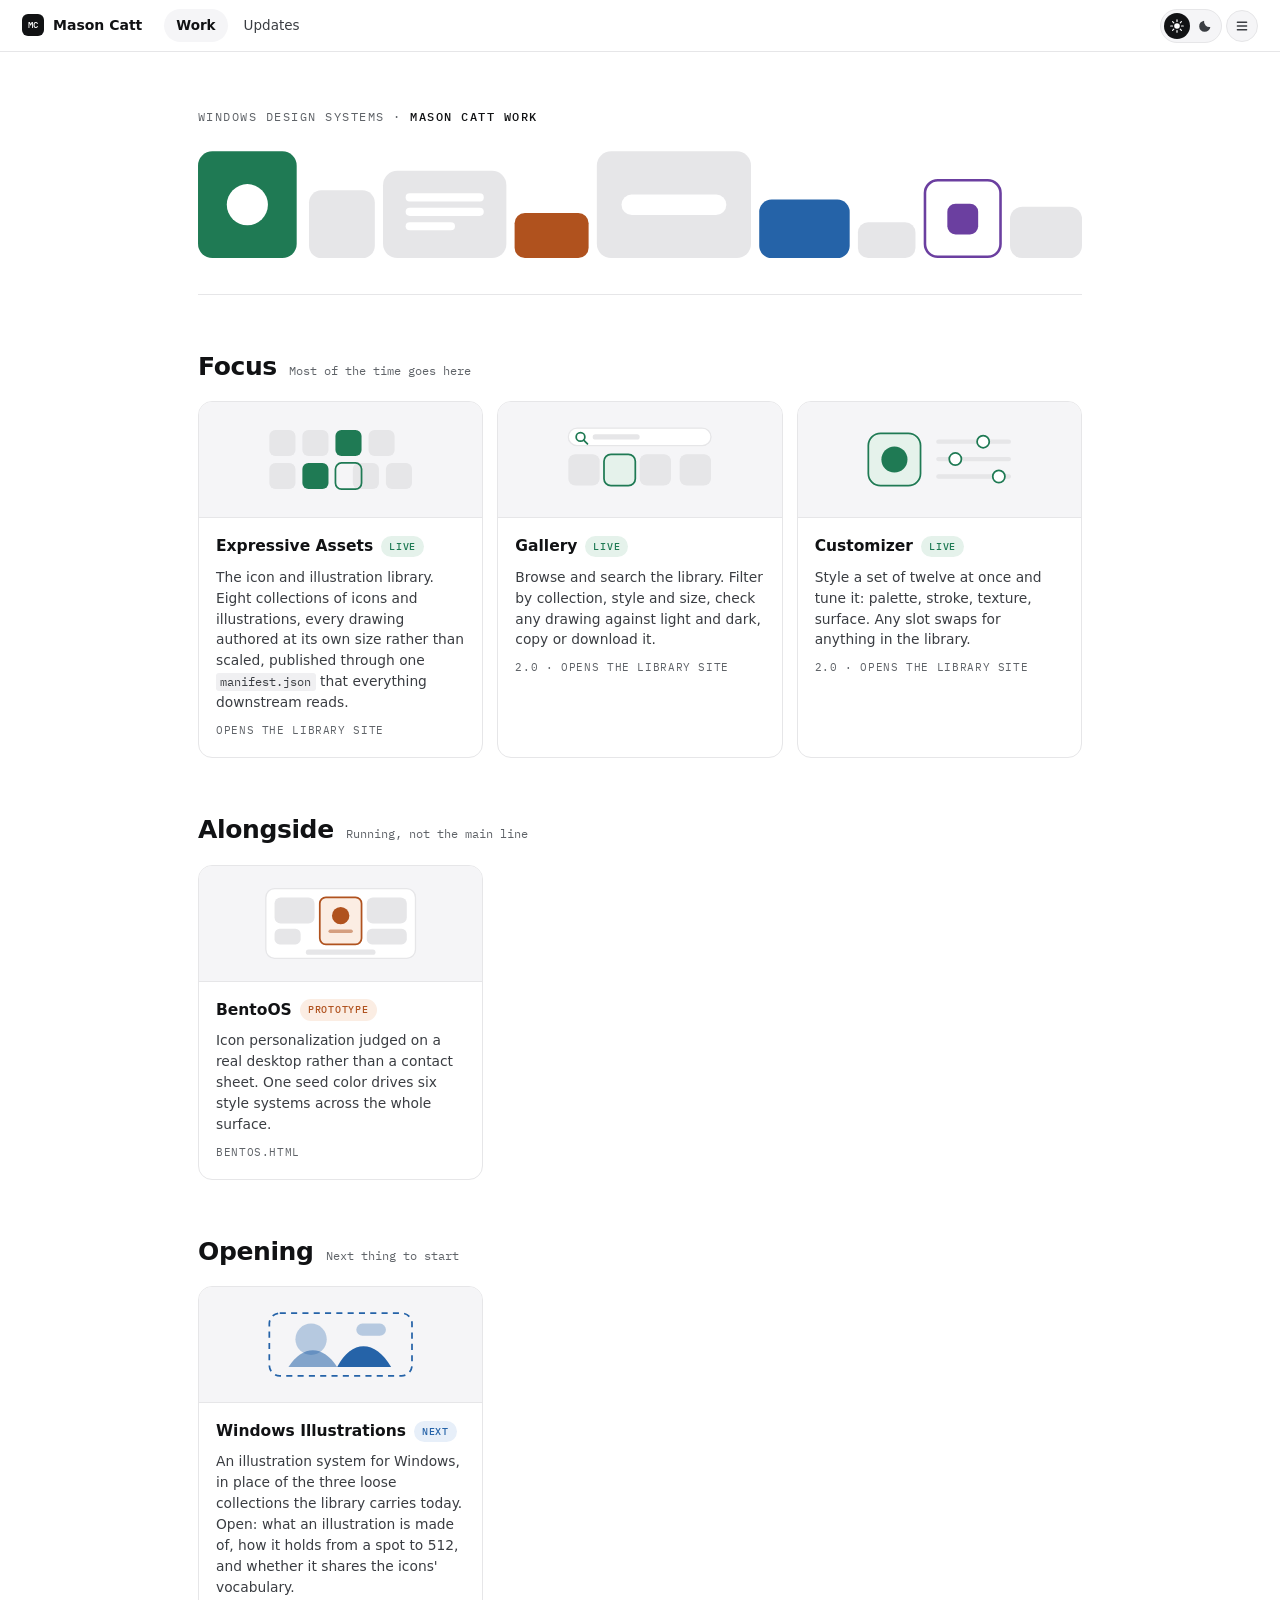
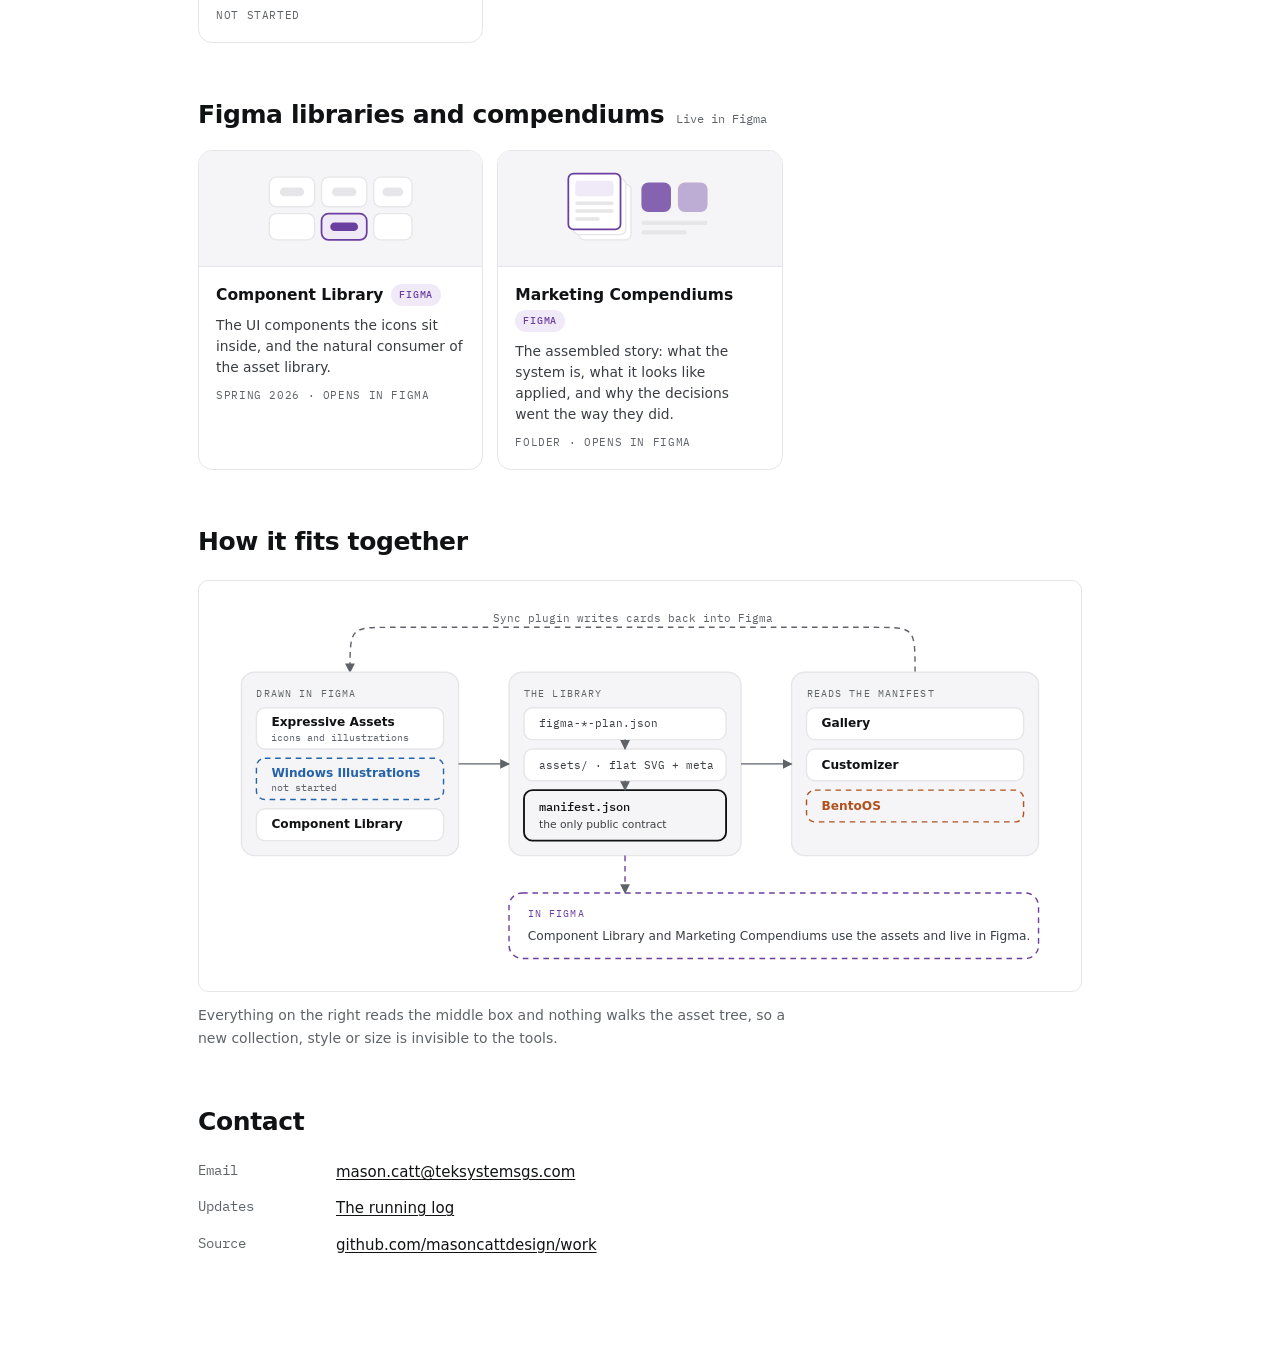
<file: index.html>
<!doctype html>
<html lang="en">
<head>
<meta charset="utf-8">
<meta name="viewport" content="width=device-width, initial-scale=1">
<meta name="robots" content="noindex, nofollow">
<title>Work — Mason Catt</title>
<meta name="description" content="Everything Mason Catt has in flight across Windows Design Systems, by focus level.">
<link rel="icon" href="data:image/svg+xml,%3Csvg xmlns='http://www.w3.org/2000/svg' viewBox='0 0 24 24'%3E%3Crect width='24' height='24' rx='6' fill='%23111214'/%3E%3Ctext x='12' y='16.5' font-family='monospace' font-size='9' font-weight='600' fill='white' text-anchor='middle'%3EMC%3C/text%3E%3C/svg%3E">
<link rel="preconnect" href="https://fonts.googleapis.com">
<link rel="preconnect" href="https://fonts.gstatic.com" crossorigin>
<link rel="stylesheet" href="https://fonts.googleapis.com/css2?family=Archivo:wght@500;600;700&family=IBM+Plex+Mono:wght@400;500&family=IBM+Plex+Sans:wght@400;500;600&display=swap">
<link rel="stylesheet" href="site.css">
<script src="chrome.js"></script>
<script>applyStoredTheme();</script>
</head>
<body>

<nav class="bar" aria-label="Sections">
  <a class="brand" href="index.html"><span class="mark" aria-hidden="true">MC</span>Mason Catt</a>
  <a class="tab on" href="index.html" aria-current="page">Work</a>
  <a class="tab" href="updates.html">Updates</a>
  <span class="bar-right">
    <span data-theme-switch></span>
    <span data-app-menu></span>
  </span>
</nav>

<div class="wrap">

  <header class="masthead">
    <p class="eyebrow"><span>Windows Design Systems</span> · <b>Mason Catt Work</b></p>
    <h1 class="masthead-mark">
      <span class="sr">Work</span>
      <svg viewBox="0 -8 860 120" aria-hidden="true">
        <g class="m-tile">
          <g class="m-lift">
            <rect class="m-seed" x="0" y="0" width="96" height="104" rx="14" fill="var(--p-accent)"/>
            <circle cx="48" cy="52" r="20" fill="var(--paper)"/>
          </g>
        </g>
        <g class="m-tile">
          <g class="m-lift">
            <rect x="108" y="38" width="64" height="66" rx="12" fill="var(--rule)"/>
          </g>
        </g>
        <g class="m-tile">
          <g class="m-lift">
            <rect x="180" y="19" width="120" height="85" rx="14" fill="var(--rule)"/>
            <g fill="var(--paper)">
              <rect x="202" y="41" width="76" height="8" rx="4"/>
              <rect x="202" y="55" width="76" height="8" rx="4"/>
              <rect x="202" y="69" width="48" height="8" rx="4"/>
            </g>
          </g>
        </g>
        <g class="m-tile">
          <g class="m-lift">
            <rect x="308" y="60" width="72" height="44" rx="10" fill="var(--p-glyph)"/>
          </g>
        </g>
        <g class="m-tile">
          <g class="m-lift">
            <rect x="388" y="0" width="150" height="104" rx="14" fill="var(--rule)"/>
            <rect x="412" y="42" width="102" height="20" rx="10" fill="var(--paper)"/>
          </g>
        </g>
        <g class="m-tile">
          <g class="m-lift">
            <rect x="546" y="47" width="88" height="57" rx="12" fill="var(--p-container)"/>
          </g>
        </g>
        <g class="m-tile">
          <g class="m-lift">
            <rect x="642" y="69" width="56" height="35" rx="10" fill="var(--rule)"/>
          </g>
        </g>
        <g class="m-tile">
          <g class="m-lift">
            <rect x="707.25" y="28.25" width="73.5" height="74.5" rx="12.5" fill="none" pointer-events="all" stroke="var(--p-badge)" stroke-width="2.5"/>
            <rect x="729" y="51" width="30" height="30" rx="8" fill="var(--p-badge)"/>
          </g>
        </g>
        <g class="m-tile">
          <g class="m-lift">
            <rect x="790" y="54" width="70" height="50" rx="12" fill="var(--rule)"/>
          </g>
        </g>
      </svg>
    </h1>
  </header>

  <section>
    <div class="band"><h2>Focus</h2><span class="band-n">Most of the time goes here</span></div>
    <div class="hub">

      <a class="hub-card" href="https://masoncattdesign.github.io/expressive-assets-library/about.html" target="_blank" rel="noopener">
        <span class="hub-thumb">
          <svg viewBox="0 0 200 100" aria-hidden="true">
            <g fill="var(--rule)">
              <rect x="18" y="16" width="30" height="30" rx="7"/>
              <rect x="56" y="16" width="30" height="30" rx="7"/>
              <rect x="132" y="16" width="30" height="30" rx="7"/>
              <rect x="18" y="54" width="30" height="30" rx="7"/>
              <rect x="114" y="54" width="30" height="30" rx="7"/>
              <rect x="152" y="54" width="30" height="30" rx="7"/>
            </g>
            <g fill="var(--p-accent)">
              <rect x="94" y="16" width="30" height="30" rx="7"/>
              <rect x="56" y="54" width="30" height="30" rx="7"/>
            </g>
            <rect x="94" y="54" width="30" height="30" rx="7" fill="none" stroke="var(--p-accent)" stroke-width="2"/>
          </svg>
        </span>
        <span class="hub-body">
          <span class="hub-head"><strong>Expressive Assets</strong><span class="st st-live">Live</span></span>
          <p>The icon and illustration library. Eight collections of icons and illustrations,
          every drawing authored at its own size rather than scaled, published through one
          <code>manifest.json</code> that everything downstream reads.</p>
          <span class="hub-where">Opens the library site</span>
        </span>
      </a>

      <a class="hub-card" href="https://masoncattdesign.github.io/expressive-assets-library/index.html" target="_blank" rel="noopener">
        <span class="hub-thumb">
          <svg viewBox="0 0 200 100" aria-hidden="true">
            <rect x="18" y="14" width="164" height="20" rx="10" fill="var(--surface)" stroke="var(--rule)" stroke-width="1.5"/>
            <circle cx="32" cy="24" r="5" fill="none" stroke="var(--p-accent)" stroke-width="2"/>
            <path d="M35.6 27.6 L40 32" stroke="var(--p-accent)" stroke-width="2" stroke-linecap="round"/>
            <rect x="46" y="21" width="54" height="6" rx="3" fill="var(--rule)"/>
            <g fill="var(--rule)">
              <rect x="18" y="44" width="36" height="36" rx="8"/>
              <rect x="100" y="44" width="36" height="36" rx="8"/>
              <rect x="146" y="44" width="36" height="36" rx="8"/>
            </g>
            <rect x="59" y="44" width="36" height="36" rx="8" fill="var(--p-accent-bg)" stroke="var(--p-accent)" stroke-width="2"/>
          </svg>
        </span>
        <span class="hub-body">
          <span class="hub-head"><strong>Gallery</strong><span class="st st-live">Live</span></span>
          <p>Browse and search the library. Filter by collection, style and size, check any drawing
          against light and dark, copy or download it.</p>
          <span class="hub-where">2.0 · opens the library site</span>
        </span>
      </a>

      <a class="hub-card" href="https://masoncattdesign.github.io/expressive-assets-library/customizer.html" target="_blank" rel="noopener">
        <span class="hub-thumb">
          <svg viewBox="0 0 200 100" aria-hidden="true">
            <rect x="18" y="20" width="60" height="60" rx="14" fill="var(--p-accent-bg)" stroke="var(--p-accent)" stroke-width="2"/>
            <circle cx="48" cy="50" r="15" fill="var(--p-accent)"/>
            <g>
              <rect x="96" y="27" width="86" height="5" rx="2.5" fill="var(--rule)"/>
              <circle cx="150" cy="29.5" r="7" fill="var(--surface)" stroke="var(--p-accent)" stroke-width="2"/>
              <rect x="96" y="47" width="86" height="5" rx="2.5" fill="var(--rule)"/>
              <circle cx="118" cy="49.5" r="7" fill="var(--surface)" stroke="var(--p-accent)" stroke-width="2"/>
              <rect x="96" y="67" width="86" height="5" rx="2.5" fill="var(--rule)"/>
              <circle cx="168" cy="69.5" r="7" fill="var(--surface)" stroke="var(--p-accent)" stroke-width="2"/>
            </g>
          </svg>
        </span>
        <span class="hub-body">
          <span class="hub-head"><strong>Customizer</strong><span class="st st-live">Live</span></span>
          <p>Style a set of twelve at once and tune it: palette, stroke, texture, surface. Any slot
          swaps for anything in the library.</p>
          <span class="hub-where">2.0 · opens the library site</span>
        </span>
      </a>

    </div>
  </section>

  <section>
    <div class="band"><h2>Alongside</h2><span class="band-n">Running, not the main line</span></div>
    <div class="hub">

      <a class="hub-card" href="bentos.html">
        <span class="hub-thumb">
          <svg viewBox="0 0 200 100" aria-hidden="true">
            <rect x="14" y="10" width="172" height="80" rx="10" fill="var(--surface)" stroke="var(--rule)" stroke-width="1.5"/>
            <g fill="var(--rule)">
              <rect x="24" y="20" width="46" height="30" rx="7"/>
              <rect x="130" y="20" width="46" height="30" rx="7"/>
              <rect x="24" y="56" width="30" height="18" rx="6"/>
            </g>
            <rect x="76" y="20" width="48" height="54" rx="7" fill="var(--p-glyph-bg)" stroke="var(--p-glyph)" stroke-width="2"/>
            <circle cx="100" cy="41" r="10" fill="var(--p-glyph)"/>
            <rect x="86" y="57" width="28" height="4" rx="2" fill="var(--p-glyph)" opacity=".5"/>
            <rect x="130" y="56" width="46" height="18" rx="6" fill="var(--rule)"/>
            <rect x="60" y="80" width="80" height="6" rx="3" fill="var(--rule)"/>
          </svg>
        </span>
        <span class="hub-body">
          <span class="hub-head"><strong>BentoOS</strong><span class="st st-build">Prototype</span></span>
          <p>Icon personalization judged on a real desktop rather than a contact sheet. One seed
          color drives six style systems across the whole surface.</p>
          <span class="hub-where">bentos.html</span>
        </span>
      </a>

    </div>
  </section>

  <section>
    <div class="band"><h2>Opening</h2><span class="band-n">Next thing to start</span></div>
    <div class="hub">

      <div class="hub-card idle">
        <span class="hub-thumb">
          <svg viewBox="0 0 200 100" aria-hidden="true">
            <rect x="18" y="14" width="164" height="72" rx="12" fill="none" stroke="var(--p-container)" stroke-width="2" stroke-dasharray="7 6"/>
            <circle cx="66" cy="44" r="18" fill="var(--p-container)" opacity=".3"/>
            <path d="M40 76 C 56 50, 80 50, 96 76 Z" fill="var(--p-container)" opacity=".55"/>
            <path d="M96 76 C 112 44, 140 44, 158 76 Z" fill="var(--p-container)"/>
            <rect x="118" y="26" width="34" height="14" rx="7" fill="var(--p-container)" opacity=".3"/>
          </svg>
        </span>
        <span class="hub-body">
          <span class="hub-head"><strong>Windows Illustrations</strong><span class="st st-next">Next</span></span>
          <p>An illustration system for Windows, in place of the three loose collections the library
          carries today. Open: what an illustration is made of, how it holds from a spot to 512, and
          whether it shares the icons' vocabulary.</p>
          <span class="hub-where">Not started</span>
        </span>
      </div>

    </div>
  </section>

  <section>
    <div class="band"><h2>Figma libraries and compendiums</h2><span class="band-n">Live in Figma</span></div>
    <div class="hub">

      <a class="hub-card" href="https://www.figma.com/design/86RjrcaciLXRZOWDX7oWZT/Component-Library-%E2%80%A2-Spring-2026--Copy-" target="_blank" rel="noopener">
        <span class="hub-thumb">
          <svg viewBox="0 0 200 100" aria-hidden="true">
            <g stroke="var(--rule)" stroke-width="1.5" fill="var(--surface)">
              <rect x="18" y="14" width="52" height="34" rx="8"/>
              <rect x="78" y="14" width="52" height="34" rx="8"/>
              <rect x="138" y="14" width="44" height="34" rx="8"/>
              <rect x="18" y="56" width="52" height="30" rx="8"/>
              <rect x="138" y="56" width="44" height="30" rx="8"/>
            </g>
            <rect x="78" y="56" width="52" height="30" rx="8" fill="var(--p-badge-bg)" stroke="var(--p-badge)" stroke-width="2"/>
            <rect x="88" y="66" width="32" height="10" rx="5" fill="var(--p-badge)"/>
            <rect x="30" y="26" width="28" height="10" rx="5" fill="var(--rule)"/>
            <rect x="90" y="26" width="28" height="10" rx="5" fill="var(--rule)"/>
            <rect x="148" y="26" width="24" height="10" rx="5" fill="var(--rule)"/>
          </svg>
        </span>
        <span class="hub-body">
          <span class="hub-head"><strong>Component Library</strong><span class="st st-figma">Figma</span></span>
          <p>The UI components the icons sit inside, and the natural consumer of the asset library.</p>
          <span class="hub-where">Spring 2026 · opens in Figma</span>
        </span>
      </a>

      <a class="hub-card" href="https://www.figma.com/files/588096576863690753/folder/500767134" target="_blank" rel="noopener">
        <span class="hub-thumb">
          <svg viewBox="0 0 200 100" aria-hidden="true">
            <rect x="30" y="22" width="60" height="64" rx="6" fill="var(--surface)" stroke="var(--rule)" stroke-width="1.5"/>
            <rect x="24" y="16" width="60" height="64" rx="6" fill="var(--surface)" stroke="var(--rule)" stroke-width="1.5"/>
            <rect x="18" y="10" width="60" height="64" rx="6" fill="var(--surface)" stroke="var(--p-badge)" stroke-width="2"/>
            <rect x="26" y="18" width="44" height="18" rx="4" fill="var(--p-badge-bg)"/>
            <g fill="var(--rule)">
              <rect x="26" y="42" width="44" height="4" rx="2"/>
              <rect x="26" y="51" width="44" height="4" rx="2"/>
              <rect x="26" y="60" width="28" height="4" rx="2"/>
            </g>
            <g fill="var(--p-badge)" opacity=".8">
              <rect x="102" y="20" width="34" height="34" rx="8"/>
              <rect x="144" y="20" width="34" height="34" rx="8" opacity=".5"/>
            </g>
            <g fill="var(--rule)">
              <rect x="102" y="64" width="76" height="5" rx="2.5"/>
              <rect x="102" y="75" width="52" height="5" rx="2.5"/>
            </g>
          </svg>
        </span>
        <span class="hub-body">
          <span class="hub-head"><strong>Marketing Compendiums</strong><span class="st st-figma">Figma</span></span>
          <p>The assembled story: what the system is, what it looks like applied, and why the
          decisions went the way they did.</p>
          <span class="hub-where">Folder · opens in Figma</span>
        </span>
      </a>

    </div>
  </section>

  <section>
    <h2>How it fits together</h2>
    <figure>
      <div class="figframe">
        <svg viewBox="0 0 900 400" role="img" aria-label="Artwork is drawn in Figma, imported into the asset tree, folded into manifest.json, and read by the Gallery, the Customizer and BentoOS. The sync plugin writes cards back into Figma. The component library and the marketing compendiums live in Figma.">
          <defs>
            <marker id="wm-arrow" viewBox="0 0 10 10" refX="9" refY="5" markerWidth="7" markerHeight="7" orient="auto-start-reverse">
              <path d="M0 0 L10 5 L0 10 z" fill="var(--ink-3)"/>
            </marker>
          </defs>

          <!-- return loop, drawn first so the group boxes sit over its ends -->
          <path d="M744 74 C 744 26, 744 26, 700 26 L 184 26 C 140 26, 140 26, 140 74"
                fill="none" stroke="var(--ink-3)" stroke-width="1.5" stroke-dasharray="6 5" marker-end="url(#wm-arrow)"/>
          <text x="442" y="20" text-anchor="middle" font-family="var(--mono)" font-size="11.5" fill="var(--ink-3)">Sync plugin writes cards back into Figma</text>

          <!-- A: drawn in Figma -->
          <rect x="24" y="74" width="232" height="196" rx="14" fill="var(--sunk)" stroke="var(--rule)" stroke-width="1.5"/>
          <text x="40" y="100" font-family="var(--mono)" font-size="11" letter-spacing="1.2" fill="var(--ink-3)">DRAWN IN FIGMA</text>
          <rect x="40" y="112" width="200" height="44" rx="9" fill="var(--surface)" stroke="var(--rule)" stroke-width="1.5"/>
          <text x="56" y="132" font-size="13" font-weight="600" fill="var(--ink)">Expressive Assets</text>
          <text x="56" y="147" font-family="var(--mono)" font-size="10.5" fill="var(--ink-3)">icons and illustrations</text>
          <rect x="40" y="166" width="200" height="44" rx="9" fill="none" stroke="var(--p-container)" stroke-width="1.5" stroke-dasharray="6 5"/>
          <text x="56" y="186" font-size="13" font-weight="600" fill="var(--p-container)">Windows Illustrations</text>
          <text x="56" y="201" font-family="var(--mono)" font-size="10.5" fill="var(--ink-3)">not started</text>
          <rect x="40" y="220" width="200" height="34" rx="9" fill="var(--surface)" stroke="var(--rule)" stroke-width="1.5"/>
          <text x="56" y="241" font-size="13" font-weight="600" fill="var(--ink)">Component Library</text>

          <!-- B: the library -->
          <rect x="310" y="74" width="248" height="196" rx="14" fill="var(--sunk)" stroke="var(--rule)" stroke-width="1.5"/>
          <text x="326" y="100" font-family="var(--mono)" font-size="11" letter-spacing="1.2" fill="var(--ink-3)">THE LIBRARY</text>
          <rect x="326" y="112" width="216" height="34" rx="9" fill="var(--surface)" stroke="var(--rule)" stroke-width="1.5"/>
          <text x="342" y="133" font-family="var(--mono)" font-size="12" fill="var(--ink-2)">figma-*-plan.json</text>
          <rect x="326" y="156" width="216" height="34" rx="9" fill="var(--surface)" stroke="var(--rule)" stroke-width="1.5"/>
          <text x="342" y="177" font-family="var(--mono)" font-size="12" fill="var(--ink-2)">assets/ · flat SVG + meta</text>
          <rect x="326" y="200" width="216" height="54" rx="9" fill="var(--accent-soft)" stroke="var(--accent)" stroke-width="2"/>
          <text x="342" y="222" font-family="var(--mono)" font-size="13" font-weight="500" fill="var(--accent)">manifest.json</text>
          <text x="342" y="240" font-size="11.5" fill="var(--ink-2)">the only public contract</text>
          <path d="M434 146 L434 156" stroke="var(--ink-3)" stroke-width="1.5" marker-end="url(#wm-arrow)"/>
          <path d="M434 190 L434 200" stroke="var(--ink-3)" stroke-width="1.5" marker-end="url(#wm-arrow)"/>

          <!-- C: reads the manifest -->
          <rect x="612" y="74" width="264" height="196" rx="14" fill="var(--sunk)" stroke="var(--rule)" stroke-width="1.5"/>
          <text x="628" y="100" font-family="var(--mono)" font-size="11" letter-spacing="1.2" fill="var(--ink-3)">READS THE MANIFEST</text>
          <rect x="628" y="112" width="232" height="34" rx="9" fill="var(--surface)" stroke="var(--rule)" stroke-width="1.5"/>
          <text x="644" y="133" font-size="13" font-weight="600" fill="var(--ink)">Gallery</text>
          <rect x="628" y="156" width="232" height="34" rx="9" fill="var(--surface)" stroke="var(--rule)" stroke-width="1.5"/>
          <text x="644" y="177" font-size="13" font-weight="600" fill="var(--ink)">Customizer</text>
          <rect x="628" y="200" width="232" height="34" rx="9" fill="none" stroke="var(--p-glyph)" stroke-width="1.5" stroke-dasharray="6 5"/>
          <text x="644" y="221" font-size="13" font-weight="600" fill="var(--p-glyph)">BentoOS</text>

          <!-- flows -->
          <path d="M256 172 L310 172" stroke="var(--ink-3)" stroke-width="1.5" marker-end="url(#wm-arrow)"/>
          <path d="M558 172 L612 172" stroke="var(--ink-3)" stroke-width="1.5" marker-end="url(#wm-arrow)"/>

          <!-- D: still in Figma -->
          <rect x="310" y="310" width="566" height="70" rx="14" fill="none" stroke="var(--p-badge)" stroke-width="1.5" stroke-dasharray="6 5"/>
          <text x="330" y="336" font-family="var(--mono)" font-size="11" letter-spacing="1.2" fill="var(--p-badge)">IN FIGMA</text>
          <text x="330" y="360" font-size="13" fill="var(--ink-2)">Component Library and Marketing Compendiums use the assets and live in Figma.</text>
          <path d="M434 270 L434 310" stroke="var(--p-badge)" stroke-width="1.5" stroke-dasharray="6 5" marker-end="url(#wm-arrow)"/>
        </svg>
      </div>
      <figcaption>Everything on the right reads the middle box and nothing walks the asset tree, so
      a new collection, style or size is invisible to the tools.</figcaption>
    </figure>
  </section>

  <section>
    <h2>Contact</h2>
    <dl class="contact">
      <dt>Email</dt>
      <dd><a href="mailto:mason.catt@teksystemsgs.com">mason.catt@teksystemsgs.com</a></dd>
      <dt>Updates</dt>
      <dd><a href="updates.html">The running log</a></dd>
      <dt>Source</dt>
      <dd><a href="https://github.com/masoncattdesign/work">github.com/masoncattdesign/work</a></dd>
    </dl>
  </section>

</div>

</body>
</html>
</file>
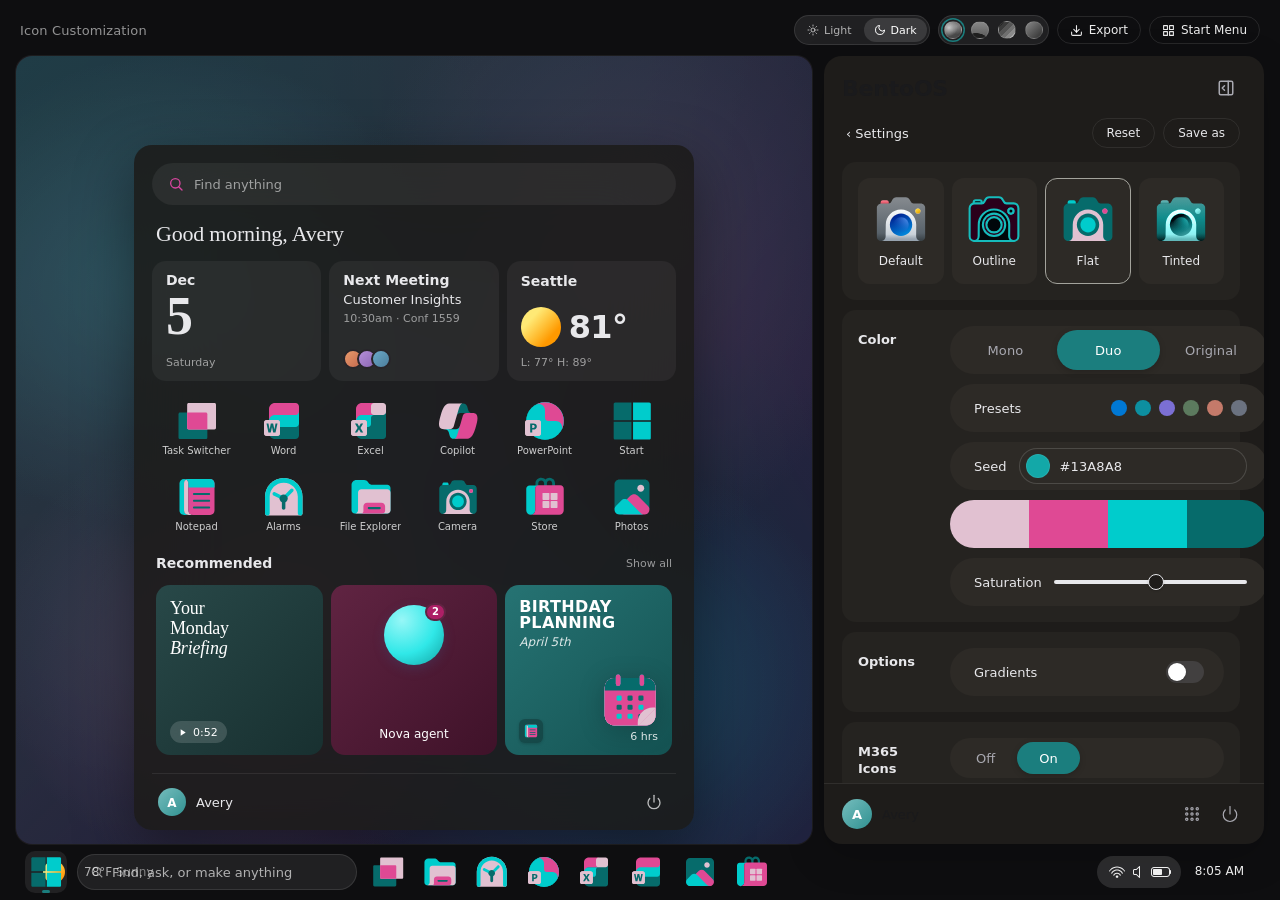
<file: bentos.html>
<!DOCTYPE html>
<html lang="en">
<head>
<meta charset="UTF-8">
<meta name="viewport" content="width=device-width, initial-scale=1.0">
<title>BentoOS — Icon Customization</title>
<style>
*,*::before,*::after{box-sizing:border-box;margin:0;padding:0}
:root{
  --font:'Segoe UI',-apple-system,system-ui,sans-serif;
  /* Serif stack used in Start Menu greeting + date widget. Lora is a
     book-style serif that works well in larger sizes; Georgia is a
     widely-installed fallback with similar character. */
  --font-serif:'Lora','Charter','Georgia',serif;
  --flyout-bg:#FFFFFF;
  --section-bg:#F2EFEA;
  --section-bg-2:#EEEBE5;
  --text:#1A1A1C;
  --text-2:#5A5A60;
  --text-3:#8A8A92;
  --border:rgba(0,0,0,0.06);
  --pill-bg:#FFFFFF;
  --pill-bg-2:#F4F1EC;
  --accent:#7B6FD4;
  --accent-bg:#7B6FD4;
  --slider-track:#1A1A1C;
  --slider-thumb:#FFFFFF;
  --inner-border:rgba(100,100,110,0.18);
  --action-hover:rgba(0,0,0,0.04);
  /* Frame (page chrome + taskbar) — LIGHT mode = warm neutral surrounding the desktop */
  --frame-bg:#E8E5DE;
  --frame-text:rgba(40,40,50,0.7);
  --tb-text:rgba(28,28,32,0.92);
  --tb-text-muted:rgba(40,40,50,0.65);
  --tb-hover:rgba(0,0,0,0.06);
  --tb-divider:rgba(0,0,0,0.12);
  --tb-search-bg:#FFFFFF;
  --tb-search-border:rgba(0,0,0,0.08);
  --tb-border-top:rgba(0,0,0,0.08);
  --tray-pill-bg:rgba(255,255,255,0.7);
  --tray-icon:#1D2230;
}
/* Dark theme — flips the FRAME (page chrome + taskbar + flyout) as a whole.
   body.dark is added by the toggle alongside .desktop.dark on the desktop. */
body.dark{
  --frame-bg:#0E0E10;
  --frame-text:rgba(255,255,255,0.55);
  --tb-text:rgba(255,255,255,0.92);
  --tb-text-muted:rgba(255,255,255,0.65);
  --tb-hover:rgba(255,255,255,0.08);
  --tb-divider:rgba(255,255,255,0.15);
  --tb-search-bg:rgba(255,255,255,0.08);
  --tb-search-border:rgba(255,255,255,0.1);
  --tb-border-top:rgba(255,255,255,0.06);
  --tray-pill-bg:rgba(255,255,255,0.12);
  --tray-icon:rgba(255,255,255,0.92);
}
/* Flyout interior — flips independently with .desktop.dark (it lives in the design surface). */
.desktop.dark .flyout, body.dark .flyout{
  --flyout-bg:#1E1C1A;
  --section-bg:#252320;
  --section-bg-2:#2A2724;
  --text:#E8E8EB;
  --text-2:#A8A8B0;
  --text-3:#7A7A82;
  --border:rgba(255,255,255,0.08);
  --pill-bg:#2D2A26;
  --pill-bg-2:#33302C;
  --slider-track:#E8E8EB;
  --slider-thumb:#1E1C1A;
  --inner-border:rgba(255,255,255,0.15);
  --action-hover:rgba(255,255,255,0.06);
}
html,body{height:100%;overflow:hidden;font-family:var(--font);color:var(--text);background:var(--frame-bg);transition:background .25s ease}

/* ─── PAGE CHROME (wraps the desktop in a themed outer frame) ─── */
.page-chrome{
  position:fixed;inset:0;
  background:var(--frame-bg);
  display:flex;flex-direction:column;
  padding:14px 16px 0;
  overflow:hidden;
  transition:background .25s ease;
}
.page-header{
  flex-shrink:0;
  display:flex;align-items:center;justify-content:space-between;
  height:32px;
  margin-bottom:10px;
  padding:0 4px;
  gap:12px;
}
.page-header-title{
  font-size:13px;font-weight:500;color:var(--frame-text);
  letter-spacing:0.01em;
}
.page-header-actions{
  display:flex;align-items:center;gap:8px;
}
.export-btn{
  display:flex;align-items:center;gap:6px;
  height:28px;padding:0 12px;
  background:transparent;border:1px solid var(--tb-search-border);
  border-radius:14px;cursor:pointer;
  font-family:var(--font);font-size:12px;font-weight:500;color:var(--tb-text);
  transition:background .15s,border-color .15s;
}
.export-btn:hover{background:var(--tb-hover);border-color:var(--tb-divider)}
.export-btn svg{width:13px;height:13px}
.page-body{
  flex:1;
  display:flex;
  gap:12px;
  min-height:0;
}
.desktop-wrap{
  flex:1;
  position:relative;
  border-radius:16px;
  overflow:hidden;
  box-shadow:0 0 0 1px rgba(0,0,0,0.08);
}
body.dark .desktop-wrap{box-shadow:0 0 0 1px rgba(255,255,255,0.06)}

/* ─── DESKTOP / WALLPAPER ─── */
.desktop{
  position:absolute;inset:0;
  background:
    radial-gradient(ellipse 60% 50% at 20% 30%, rgba(255,200,180,0.9) 0%, rgba(255,200,180,0) 60%),
    radial-gradient(ellipse 50% 60% at 75% 25%, rgba(255,190,210,0.7) 0%, rgba(255,190,210,0) 65%),
    radial-gradient(ellipse 55% 50% at 30% 75%, rgba(220,140,160,0.7) 0%, rgba(220,140,160,0) 60%),
    radial-gradient(ellipse 60% 50% at 70% 80%, rgba(160,160,220,0.7) 0%, rgba(160,160,220,0) 60%),
    radial-gradient(ellipse 40% 40% at 50% 50%, rgba(180,160,220,0.5) 0%, rgba(180,160,220,0) 70%),
    linear-gradient(135deg, #F2D6E0 0%, #E8C9D4 30%, #DBBED1 60%, #C8B5DA 100%);
  overflow:hidden;
  transition:background 0.4s ease;
}
.desktop.dark{
  /* Dark mode Aurora — brighter than before so the wallpaper reads as a
     diffused atmospheric gradient with depth, not just a dark plum slab.
     Base linear is lifted ~10% L, and the radial blobs use stronger alphas
     and lighter colors so they actually glow against the base. */
  background:
    radial-gradient(ellipse 60% 50% at 20% 30%, rgba(120,70,100,0.85) 0%, rgba(120,70,100,0) 60%),
    radial-gradient(ellipse 50% 60% at 75% 25%, rgba(100,55,90,0.75) 0%, rgba(100,55,90,0) 65%),
    radial-gradient(ellipse 55% 50% at 30% 75%, rgba(150,70,110,0.65) 0%, rgba(150,70,110,0) 60%),
    radial-gradient(ellipse 60% 50% at 70% 80%, rgba(70,70,140,0.75) 0%, rgba(70,70,140,0) 60%),
    radial-gradient(ellipse 40% 40% at 50% 50%, rgba(95,70,150,0.55) 0%, rgba(95,70,150,0) 70%),
    linear-gradient(135deg, #4A2D43 0%, #432840 30%, #322043 60%, #2A1F45 100%);
}
/* ── Seed tint overlay ──
   Atmospheric gradient blob of the seed color blended into the wallpaper.
   Uses mix-blend-mode: color so hue/saturation from the seed replace the
   wallpaper's chroma while the wallpaper's luminance variation is preserved.
   This makes the desktop visually carry the user's seed choice without
   flattening the existing wallpaper structure. JS sets --seed-tint-a/-b/-c
   from the current seed on every renderAll. */
.desktop::before{
  content:'';
  position:absolute;inset:0;
  background:
    radial-gradient(ellipse 70% 60% at 20% 25%, var(--seed-tint-a, transparent) 0%, transparent 65%),
    radial-gradient(ellipse 65% 70% at 80% 80%, var(--seed-tint-b, transparent) 0%, transparent 65%),
    linear-gradient(135deg, var(--seed-tint-c, transparent) 0%, transparent 100%);
  mix-blend-mode:color;
  opacity:var(--seed-tint-opacity, 0.55);
  pointer-events:none;
  transition:opacity .3s ease;
}

/* ── Light/Dark toggle (now lives in the page header) ── */
.desktop-bg-toggle{
  display:flex;align-items:center;gap:2px;
  background:var(--tb-search-bg);
  border:1px solid var(--tb-search-border);
  border-radius:16px;padding:2px;
  transition:background 0.25s ease,border-color 0.25s ease;
}
.dbt-btn{
  display:flex;align-items:center;gap:5px;
  height:24px;padding:0 10px;
  background:transparent;border:none;
  border-radius:12px;
  font-size:11px;font-weight:500;
  color:var(--tb-text-muted);
  cursor:pointer;font-family:var(--font);
  transition:all 0.18s ease;
}
.dbt-btn:hover{color:var(--tb-text)}
.dbt-btn svg{flex-shrink:0}
.dbt-btn.active{background:var(--frame-bg);color:var(--tb-text);box-shadow:0 1px 2px rgba(0,0,0,0.06)}
body.dark .dbt-btn.active{background:rgba(255,255,255,0.12);color:#fff;box-shadow:none}
/* ── Wallpaper switcher ── */
/* Four small swatches showing tiny previews of each wallpaper style.
   The active one gets a colored ring. Thumbnails use static gradients
   that don't change with the seed — they're just style identifiers. */
.wp-switcher{
  display:flex;align-items:center;gap:3px;
  background:var(--tb-search-bg);
  border:1px solid var(--tb-search-border);
  border-radius:16px;padding:2px;
  transition:background 0.25s ease,border-color 0.25s ease;
}
.wp-btn{
  display:flex;align-items:center;justify-content:center;
  width:24px;height:24px;
  background:transparent;border:none;
  border-radius:12px;
  cursor:pointer;
  padding:0;
  transition:background 0.18s ease;
}
.wp-btn:hover{background:rgba(0,0,0,0.04)}
body.dark .wp-btn:hover{background:rgba(255,255,255,0.06)}
.wp-btn.active{box-shadow:0 0 0 1.5px var(--accent, #7C6EF7) inset}
.wp-thumb{
  display:block;
  width:18px;height:18px;
  border-radius:50%;
  border:1px solid rgba(0,0,0,0.08);
  /* Clip the inner gradient/radial to the circle — otherwise multi-stop
     gradients (Aurora, Dune, Steps) paint beyond the rounded corners and
     visibly spill into the square's edges. */
  overflow:hidden;
  background-clip:padding-box;
}
body.dark .wp-thumb{border-color:rgba(255,255,255,0.12)}
/* Greyscale wallpaper-style previews. These intentionally do NOT respond
   to the active seed — they identify the STYLE (Aurora's multi-blob soft
   atmosphere, Dune's curved horizon, Steps' stratified stripes, Solid's
   clean gradient), not its color. Reading them as UI affordances rather
   than color samples keeps them legible against any wallpaper.
   Light-mode and dark-mode variants use different grey ramps so they
   stay visible against the chrome behind them. */

/* Aurora — multiple overlapping soft radial gradients suggesting an
   atmospheric, multi-source glow. Three blobs in different positions
   give it a distinctly "cloudy" character vs Solid's single gradient. */
.wp-thumb-aurora{
  background:
    radial-gradient(circle at 25% 35%, #FFFFFF 0%, transparent 55%),
    radial-gradient(circle at 75% 25%, #E0E0E0 0%, transparent 50%),
    radial-gradient(circle at 60% 80%, #8E8E8E 0%, transparent 55%),
    linear-gradient(135deg, #B8B8B8 0%, #707070 100%);
}
body.dark .wp-thumb-aurora{
  background:
    radial-gradient(circle at 25% 35%, #C8C8C8 0%, transparent 55%),
    radial-gradient(circle at 75% 25%, #888888 0%, transparent 50%),
    radial-gradient(circle at 60% 80%, #4A4A4A 0%, transparent 55%),
    linear-gradient(135deg, #6E6E6E 0%, #363636 100%);
}

/* Dune — primary curved surface in the foreground. A large radial
   ellipse anchored bottom-left simulates the dune's silhouette curve
   against the lighter sky behind it. */
.wp-thumb-dune{
  background:
    radial-gradient(ellipse 140% 80% at 25% 110%, #4A4A4A 0%, #4A4A4A 48%, transparent 52%),
    linear-gradient(180deg, #D8D8D8 0%, #A0A0A0 100%);
}
body.dark .wp-thumb-dune{
  background:
    radial-gradient(ellipse 140% 80% at 25% 110%, #1F1F1F 0%, #1F1F1F 48%, transparent 52%),
    linear-gradient(180deg, #888888 0%, #5A5A5A 100%);
}

/* Steps — diagonal stratified stripes mirror the "book gradient"
   stacked layers in the actual wallpaper. Six bands of increasing
   lightness, all tilted at the same angle as the Steps composition. */
.wp-thumb-steps{
  background:linear-gradient(135deg,
    #3A3A3A 0%, #3A3A3A 18%,
    #5C5C5C 18%, #5C5C5C 34%,
    #7E7E7E 34%, #7E7E7E 50%,
    #A0A0A0 50%, #A0A0A0 66%,
    #C2C2C2 66%, #C2C2C2 82%,
    #E4E4E4 82%, #E4E4E4 100%);
}
body.dark .wp-thumb-steps{
  background:linear-gradient(135deg,
    #1F1F1F 0%, #1F1F1F 18%,
    #3A3A3A 18%, #3A3A3A 34%,
    #555555 34%, #555555 50%,
    #707070 50%, #707070 66%,
    #8B8B8B 66%, #8B8B8B 82%,
    #A6A6A6 82%, #A6A6A6 100%);
}

/* Solid — clean single diagonal gradient. */
.wp-thumb-solid{background:linear-gradient(135deg, #D0D0D0 0%, #5A5A5A 100%)}
body.dark .wp-thumb-solid{background:linear-gradient(135deg, #888888 0%, #303030 100%)}
/* SVG wallpaper layer — sits behind all desktop content. Used by Dune
   (and any future SVG-based wallpaper). The injected <svg> child fills the
   layer and uses preserveAspectRatio="xMidYMid slice" (set via JS) to
   behave like background-size: cover. */
.wp-svg-layer{
  position:absolute;
  inset:0;
  z-index:0;
  pointer-events:none;
  overflow:hidden;
}
.wp-svg-layer svg{
  width:100%;
  height:100%;
  display:block;
}
.desktop::after{
  content:'';
  position:absolute;inset:0;
  /* Film-grain overlay — gives all wallpapers a subtle paper-texture
     feel. baseFrequency 2.0 produces fine grain (vs 1.6 = slightly
     larger dots); larger 320px tile so repetition isn't perceptible;
     final compound alpha ~0.18 — visible enough to read as texture
     but not so present it competes with the gradient. */
  background-image:url("data:image/svg+xml;utf8,<svg xmlns='http://www.w3.org/2000/svg' width='320' height='320'><filter id='n'><feTurbulence type='fractalNoise' baseFrequency='2.0' numOctaves='3' stitchTiles='stitch'/><feColorMatrix values='0 0 0 0 0 0 0 0 0 0 0 0 0 0 0 0 0 0 0.55 0'/></filter><rect width='100%' height='100%' filter='url(%23n)' opacity='0.5'/></svg>");
  pointer-events:none;mix-blend-mode:overlay;opacity:0.45;
}

/* ─── HERO PREVIEW ─── */
.hero{
  position:absolute;
  top:50%;left:calc(50% - 250px);
  transform:translate(-50%,-50%);
  width:280px;height:280px;
  display:flex;align-items:center;justify-content:center;
  pointer-events:none;
}
.hero svg{
  width:100%;height:100%;
  filter:drop-shadow(0 18px 36px rgba(0,0,0,0.18));
}

/* ─── START MENU ─── */
.start-menu{
  position:absolute;
  left:50%;
  bottom:14px;
  transform:translateX(-50%);
  width:min(560px, 80%);
  background:rgba(255,255,255,0.92);
  backdrop-filter:blur(40px);
  -webkit-backdrop-filter:blur(40px);
  border-radius:18px;
  box-shadow:0 20px 60px rgba(0,0,0,0.18);
  padding:18px 18px 0;
  display:flex;flex-direction:column;
  gap:14px;
  z-index:3;
  /* Animate open/closed with a small slide-down + fade. The transform
     keeps the centered X positioning while adding a Y offset for the
     slide. */
  transition:opacity .22s ease, transform .22s cubic-bezier(0.4,0,0.2,1);
  transform-origin:center bottom;
}
body.start-menu-closed .start-menu{
  opacity:0;
  pointer-events:none;
  transform:translateX(-50%) translateY(20px) scale(0.97);
}
body.dark .start-menu{
  background:rgba(28,26,24,0.85);
  box-shadow:0 20px 60px rgba(0,0,0,0.45);
}

/* Search bar inside the start menu */
.sm-search{
  display:flex;align-items:center;gap:10px;
  height:42px;padding:0 16px;
  background:rgba(0,0,0,0.04);
  border-radius:21px;
  font-size:13px;color:rgba(40,40,50,0.55);
}
body.dark .sm-search{background:rgba(255,255,255,0.06);color:rgba(255,255,255,0.55)}

/* ─── Start Menu greeting + info widgets ─── */
/* "Good morning, Avery" — large serif greeting that sets the personal,
   editorial tone of the menu. Left-aligned, sits just below the search. */
.sm-greeting{
  font-family:var(--font-serif);
  font-size:22px;font-weight:500;letter-spacing:-0.01em;
  color:#1A1A1C;
  padding:0 4px;
  margin-top:2px;
}
body.dark .sm-greeting{color:#E8E8EB}

/* Three info widgets in a row (date, next meeting, weather). Each takes
   1/3 of the menu's content width and is roughly square-ish (~120px tall). */
.sm-widgets{
  display:grid;
  grid-template-columns:repeat(3,1fr);
  gap:8px;
}
.sm-widget{
  position:relative;
  border-radius:14px;
  padding:12px 14px;
  background:rgba(0,0,0,0.04);
  min-height:120px;
  display:flex;flex-direction:column;
  overflow:hidden;
}
body.dark .sm-widget{background:rgba(255,255,255,0.05)}

/* Date widget: small month label up top, large serif day number, footer line */
.sm-widget-date{display:flex;flex-direction:column;gap:2px}
.sm-widget-date .sm-w-month{
  font-size:14px;font-weight:600;color:#1A1A1C;
  line-height:1;
}
body.dark .sm-widget-date .sm-w-month{color:#E8E8EB}
.sm-widget-date .sm-w-day{
  font-family:var(--font-serif);
  font-size:54px;font-weight:600;letter-spacing:-0.02em;
  color:#1A1A1C;
  line-height:0.95;
  margin-top:2px;
}
body.dark .sm-widget-date .sm-w-day{color:#E8E8EB}
.sm-widget-date .sm-w-day-note{
  font-size:11px;color:rgba(40,40,50,0.6);
  margin-top:auto;
}
body.dark .sm-widget-date .sm-w-day-note{color:rgba(255,255,255,0.55)}

/* Next Meeting widget */
.sm-widget-meeting .sm-w-label{
  font-size:14px;font-weight:600;color:#1A1A1C;
  line-height:1.1;
}
body.dark .sm-widget-meeting .sm-w-label{color:#E8E8EB}
.sm-widget-meeting .sm-w-title{
  font-size:13px;font-weight:500;color:#1A1A1C;
  margin-top:4px;line-height:1.25;
}
body.dark .sm-widget-meeting .sm-w-title{color:#E8E8EB}
.sm-widget-meeting .sm-w-meta{
  font-size:11px;color:rgba(40,40,50,0.6);
  margin-top:3px;
}
body.dark .sm-widget-meeting .sm-w-meta{color:rgba(255,255,255,0.55)}
.sm-widget-meeting .sm-w-avatars{
  display:flex;align-items:center;margin-top:auto;padding-top:6px;
}
.sm-widget-meeting .sm-w-avatar{
  width:20px;height:20px;border-radius:50%;
  border:2px solid var(--flyout-bg, #FFFFFF);
  margin-left:-6px;
}
body.dark .sm-widget-meeting .sm-w-avatar{border-color:#28252A}
.sm-widget-meeting .sm-w-avatar:first-child{margin-left:0}

/* Weather widget */
.sm-widget-weather{display:flex;flex-direction:column}
.sm-widget-weather .sm-w-city{
  font-size:14px;font-weight:600;color:#1A1A1C;
}
body.dark .sm-widget-weather .sm-w-city{color:#E8E8EB}
.sm-widget-weather .sm-w-row{
  display:flex;align-items:center;gap:8px;
  margin-top:8px;flex:1;
}
.sm-widget-weather .sm-w-icon{
  width:40px;height:40px;flex-shrink:0;
}
.sm-widget-weather .sm-w-temp{
  font-size:32px;font-weight:600;color:#1A1A1C;
  line-height:1;letter-spacing:-0.02em;
}
body.dark .sm-widget-weather .sm-w-temp{color:#E8E8EB}
.sm-widget-weather .sm-w-hilo{
  font-size:11px;color:rgba(40,40,50,0.6);
  margin-top:auto;
}
body.dark .sm-widget-weather .sm-w-hilo{color:rgba(255,255,255,0.55)}

/* Section header (Pins / Recommended) */
.sm-section-header{
  display:flex;align-items:center;justify-content:space-between;
  padding:0 4px;
}
.sm-section-title{
  font-size:14px;font-weight:600;color:#1A1A1C;
}
body.dark .sm-section-title{color:#E8E8EB}
.sm-show-all{
  font-size:11px;color:rgba(40,40,50,0.55);cursor:pointer;
}
body.dark .sm-show-all{color:rgba(255,255,255,0.55)}

/* Icon grid (12 icons, 6 per row, with labels under each) */
.sm-grid{
  display:grid;grid-template-columns:repeat(6,1fr);
  gap:6px 2px;
  padding:0 2px;
}
.sm-tile{
  display:flex;flex-direction:column;align-items:center;gap:4px;
  padding:6px 4px 8px;
  border-radius:10px;
  cursor:pointer;
  transition:background .12s;
}
.sm-tile:hover{background:rgba(0,0,0,0.04)}
body.dark .sm-tile:hover{background:rgba(255,255,255,0.06)}
.sm-icon{
  /* Perfect square slot — generous padding around the icon. The icon
     itself sits at ~42% of the slot's width so each tile reads as
     "icon-in-a-container" rather than the icon dominating the cell. */
  display:flex;align-items:center;justify-content:center;
  width:40px;height:40px;
}
.sm-icon svg{width:12px;height:12px;display:block}
.sm-label{
  font-size:10px;font-weight:500;
  color:rgba(40,40,50,0.8);
  text-align:center;
  line-height:1.2;
  max-width:100%;
  overflow:hidden;text-overflow:ellipsis;white-space:nowrap;
}
body.dark .sm-label{color:rgba(255,255,255,0.78)}

/* Recommended row — all three cards stretch to equal height.
   Card colors are driven by CSS variables that JS sets from the seed. */
.sm-rec-row{
  display:grid;grid-template-columns:1fr 1fr 1fr;gap:8px;
  padding:0 4px;
  align-items:stretch;
  min-height:170px;
}
.sm-rec{
  position:relative;
  border-radius:14px;
  padding:14px 14px 12px;
  display:flex;flex-direction:column;
  overflow:hidden;
  height:100%;
}
.sm-rec-1{
  background:linear-gradient(135deg, var(--rec1-a,#E4E1D8) 0%, var(--rec1-b,#D2CFC5) 100%);
  color:var(--rec1-text,#1A1A1C);
}
.sm-rec-2{
  background:linear-gradient(135deg, var(--rec2-a,#3A322A) 0%, var(--rec2-b,#1F1A16) 100%);
  color:var(--rec2-text,#fff);
}
.sm-rec-3{
  background:linear-gradient(135deg, var(--rec3-a,#A88FA0) 0%, var(--rec3-b,#8B6F84) 100%);
  color:var(--rec3-text,#fff);
}
.sm-rec-title{
  font-size:16px;font-weight:800;line-height:1;
  letter-spacing:0.02em;
  position:relative;z-index:2;
  text-transform:uppercase;
}
.sm-rec-cap{
  font-style:italic;font-size:12px;opacity:0.85;
  position:relative;z-index:2;
  margin-top:4px;
}
.sm-rec-meta{
  margin-top:auto;
  display:flex;align-items:flex-end;justify-content:space-between;
  font-size:10px;
  position:relative;z-index:2;
}
/* Applet badge — a rounded backplate with the app icon inside.
   The backplate contrasts with the card: light translucent on dark cards,
   dark translucent on light cards. The icon inside is rendered by JS
   through transformSvg so it carries the current seed/mode. */
.sm-rec-applet{
  /* Square backplate with the icon sitting at ~58% of its width — same
     icon-in-container ratio as the pinned tiles. */
  width:24px;height:24px;
  border-radius:6px;
  display:flex;align-items:center;justify-content:center;
  background:rgba(0,0,0,0.25);
  box-shadow:0 1px 3px rgba(0,0,0,0.18);
  flex-shrink:0;
}
body:not(.dark) .sm-rec-applet{
  background:rgba(255,255,255,0.7);
  box-shadow:0 1px 3px rgba(0,0,0,0.08);
}
.sm-rec-applet-icon{
  width:14px;height:14px;
  display:flex;align-items:center;justify-content:center;
}
.sm-rec-applet-icon svg{width:14px;height:14px;display:block}
.sm-rec-date{
  opacity:0.85;
  font-size:11px;
}

/* ─── Card 1: Your Monday Briefing ─── */
/* Editorial dark card. Large serif headline with the last word italicized
   (Bookerly/Lora aesthetic). A small audio-player pill anchors the
   bottom-left to suggest "tap to listen" without committing to a full
   waveform UI. Background is the seed-tinted dark from --rec1-a/--rec1-b. */
.sm-rec-briefing{
  /* Override the default padding for an editorial feel */
  padding:14px 14px 12px;
  color:#FFFFFF;
}
.sm-rec-briefing-title{
  font-family:var(--font-serif);
  font-size:18px;font-weight:500;letter-spacing:-0.01em;
  line-height:1.1;
  color:#FFFFFF;
  position:relative;z-index:2;
}
.sm-rec-briefing-title em{
  font-style:italic;
  font-weight:500;
}
.sm-rec-briefing-player{
  margin-top:auto;
  display:inline-flex;align-items:center;gap:5px;
  height:22px;padding:0 9px 0 7px;
  background:rgba(255,255,255,0.15);
  border-radius:11px;
  font-size:11px;font-weight:500;
  color:#FFFFFF;
  align-self:flex-start;
  position:relative;z-index:2;
  backdrop-filter:blur(8px);
}
.sm-rec-briefing-player svg{flex-shrink:0}

/* ─── Card 2: Nova agent ─── */
/* Centered, seed-driven gradient orb with a small accent-color
   notification badge. The card background follows the system's accent
   (secondary) hue — same treatment the original second tile used — so
   the card visually anchors to the active palette. */
.sm-rec-nova{
  background:linear-gradient(135deg, var(--rec2-a,#A88FA0) 0%, var(--rec2-b,#8B6F84) 100%);
  color:var(--rec2-text,#1A1A1C);
  padding:14px 14px 12px;
  align-items:center;justify-content:center;
  text-align:center;
}
.sm-rec-nova-orb{
  position:relative;
  width:60px;height:60px;
  border-radius:50%;
  /* Default gradient — overridden inline by JS to match the active seed. */
  background:radial-gradient(circle at 30% 25%, #B8D4F0 0%, #5C9CE8 55%, #2A6DC8 100%);
  box-shadow:0 4px 12px rgba(60,90,140,0.25);
  margin-top:6px;
  flex-shrink:0;
}
.sm-rec-nova-badge{
  position:absolute;
  top:-2px;right:-2px;
  min-width:18px;height:18px;padding:0 5px;
  background:var(--accent, #1F4D8E);
  color:#FFFFFF;
  border-radius:9px;
  /* Border picks up the card's gradient start so the badge reads as
     "floating above" the card rather than visually merging into it. */
  border:2px solid var(--rec2-a, #A88FA0);
  font-size:10px;font-weight:600;
  display:flex;align-items:center;justify-content:center;
  line-height:1;
}
.sm-rec-nova-label{
  margin-top:auto;
  font-size:12px;font-weight:500;
  color:inherit;
  padding-bottom:2px;
}

/* Illustration sits in the bottom-right area of the card.
   It's NOT a full cover — it's a graphic positioned with overflow:hidden
   on the card so it can extend past edges if it's slightly bigger than its slot. */
.sm-rec-illust{
  position:absolute;
  right:-8px;
  bottom:4px;
  width:60%;
  height:60%;
  z-index:1;
  pointer-events:none;
  display:flex;align-items:flex-end;justify-content:flex-end;
  overflow:visible;
}
.sm-rec-illust svg{
  width:100%;
  height:100%;
  display:block;
  filter:drop-shadow(0 4px 12px rgba(0,0,0,0.18));
}

/* Footer */
.sm-footer{
  display:flex;align-items:center;justify-content:space-between;
  padding:12px 6px;
  border-top:1px solid rgba(0,0,0,0.06);
  margin-top:4px;
}
body.dark .sm-footer{border-top-color:rgba(255,255,255,0.08)}
.sm-user{display:flex;align-items:center;gap:10px;font-size:13px;font-weight:500;color:#1A1A1C}
body.dark .sm-user{color:#E8E8EB}
.sm-avatar{
  width:28px;height:28px;border-radius:50%;
  background:linear-gradient(135deg, var(--avatar-a, #D4A574) 0%, var(--avatar-b, #A87444) 100%);
  color:#fff;display:flex;align-items:center;justify-content:center;
  font-size:12px;font-weight:600;
  line-height:1;
  padding-top:1px;
}
.sm-power{
  width:32px;height:32px;border-radius:8px;
  background:transparent;border:none;cursor:pointer;
  display:flex;align-items:center;justify-content:center;
  color:rgba(40,40,50,0.65);
  transition:background .12s;
}
.sm-power:hover{background:rgba(0,0,0,0.05)}
body.dark .sm-power{color:rgba(255,255,255,0.7)}
body.dark .sm-power:hover{background:rgba(255,255,255,0.08)}

/* ─── TASKBAR ─── 
   Lives on the page chrome at the bottom, full-width across desktop+flyout.
   Background matches the dark page chrome, with a faint top border to suggest the edge. */
.taskbar{
  flex-shrink:0;
  height:56px;
  background:transparent;
  display:flex;align-items:center;
  padding:0 20px;
  gap:8px;
}
.taskbar-left,.taskbar-right{display:flex;align-items:center;gap:6px}
.taskbar-left{flex:0 0 auto;color:var(--tb-text)}
/* The center cluster (Start + search + app icons) should track the center
   of the DESKTOP area, not the full window. When the flyout is open
   (default), shift it left by half the flyout's footprint (width + gap)
   so it sits under the desktop's center. When the flyout closes, the
   shift goes to 0 since the desktop now spans the full body width.
   Transition matches the flyout's open/close animation. */
.taskbar-center{
  flex:1;
  display:flex;align-items:center;justify-content:center;gap:10px;
  transform:translateX(var(--taskbar-shift, -226px));
  transition:transform .28s cubic-bezier(0.4,0,0.2,1);
}
body.flyout-closed .taskbar-center{
  --taskbar-shift:0px;
}
.taskbar-right{flex:0 0 auto;font-size:12px;color:var(--tb-text-muted);gap:14px}
.taskbar-right svg{color:var(--tb-text)}
.tb-btn{
  width:36px;height:36px;
  display:flex;align-items:center;justify-content:center;
  border-radius:6px;cursor:pointer;
  color:var(--tb-text);
  transition:background .12s;
}
.tb-btn:hover{background:var(--tb-hover)}
.tb-search{
  display:flex;align-items:center;gap:8px;
  height:36px;padding:0 14px 0 12px;
  background:var(--tb-search-bg);
  border:1px solid var(--tb-search-border);
  border-radius:18px;
  color:var(--tb-text-muted);
  font-size:13px;
  min-width:280px;
  cursor:text;
}
.tb-search svg{width:14px;height:14px;flex-shrink:0;opacity:0.8}
.tb-icon{
  /* Generous slot for the active-state pill to read as a proper container.
     Icon SVG is 22px inside a 42px slot → 10px of padding on each side.
     This matches the reference where the icon sits at about half the
     pill's width (not hugged tight against the edge). */
  width:42px;height:42px;
  display:flex;align-items:center;justify-content:center;
  border-radius:10px;cursor:pointer;
  transition:background .12s;
  padding:0;
  position:relative;
}
.tb-icon:hover{background:var(--tb-hover)}
.tb-icon svg{width:22px;height:22px;display:block}
/* Start button — active state shows the icon on a frosted-white pill
   (mimics the focused/open state in Windows / iOS dock). The "running"
   indicator pill sits at the very bottom edge of the slot, signaling
   that the start menu is currently open. */
.tb-start-btn.active{background:rgba(255,255,255,0.92)}
body.dark .tb-start-btn.active{background:rgba(255,255,255,0.08)}
.tb-start-btn.active::after{
  content:'';
  position:absolute;
  /* Anchored flush to the bottom edge of the active container. */
  bottom:0;left:50%;
  width:8px;height:3px;
  background:var(--accent, #7C6EF7);
  border-radius:2px;
  transform:translateX(-50%);
}
.tb-divider{width:1px;height:24px;background:var(--tb-divider);margin:0 4px}
.tb-weather{display:flex;align-items:center;gap:6px}
.tb-weather .wx-dot{width:14px;height:14px;border-radius:50%;background:#FCB938;display:inline-block}
.tb-weather-text{color:var(--tb-text-muted)}
.tb-weather-icon{padding:0}
.tb-weather-icon:hover{background:transparent}

/* System tray (Wi-Fi / Audio / Battery in a translucent pill) */
.tb-tray{
  display:flex;align-items:center;cursor:pointer;
  border-radius:16px;padding:0;
  transition:filter .12s;
}
.tb-tray:hover{filter:brightness(0.96)}
.tb-tray svg{display:block}
/* The pill background and icons follow the frame theme */
.tb-tray-bg{fill:var(--tray-pill-bg)}
.tb-tray-icon{fill:var(--tray-icon)}

.tb-time{display:flex;flex-direction:column;align-items:flex-end;line-height:1.15;font-size:12px;color:var(--tb-text)}

/* ─── FLYOUT ─── */
.flyout{
  flex-shrink:0;
  width:440px;
  background:var(--flyout-bg);
  border-radius:18px;
  box-shadow:0 12px 40px rgba(0,0,0,0.18);
  display:flex;flex-direction:column;
  overflow:hidden;
  min-height:0;
  /* Animate width + margin when collapsing/expanding. Width animates
     for the panel itself; margin-left compensates for the page-body's
     gap so the desktop area expands smoothly into the freed space. */
  transition:width .28s cubic-bezier(0.4,0,0.2,1),
             margin-left .28s cubic-bezier(0.4,0,0.2,1),
             opacity .2s ease,
             padding .28s cubic-bezier(0.4,0,0.2,1);
}
/* When the flyout is closed, collapse it to 0 width and slide it out.
   The page-body's gap stays, but a negative margin-left absorbs it so
   the desktop fully fills the space. */
body.flyout-closed .flyout{
  width:0;
  margin-left:-12px;
  opacity:0;
  pointer-events:none;
  /* Belt-and-suspenders: hide all internal content so partial widths
     during the transition don't show scrolled text. */
  overflow:hidden;
}
body.flyout-closed .flyout-scroll,
body.flyout-closed .fl-footer{
  opacity:0;
  transition:opacity .15s ease;
}

/* ── Reopen button — appears on the right edge of the desktop when the
   flyout is closed. Sits floating at top-right of the desktop area. */
.flyout-reopen{
  position:absolute;
  top:14px;right:14px;
  width:36px;height:36px;
  display:flex;align-items:center;justify-content:center;
  background:rgba(255,255,255,0.82);
  border:1px solid rgba(0,0,0,0.06);
  border-radius:10px;
  cursor:pointer;
  color:#1A1A1C;
  box-shadow:0 4px 12px rgba(0,0,0,0.12);
  z-index:50;
  opacity:0;
  pointer-events:none;
  transition:opacity .22s ease .08s,transform .22s ease .08s,background .15s;
  transform:translateX(8px);
  backdrop-filter:blur(8px);
}
.desktop.dark .flyout-reopen,
body.dark .flyout-reopen{
  background:rgba(28,26,24,0.82);
  border-color:rgba(255,255,255,0.08);
  color:rgba(255,255,255,0.92);
}
.flyout-reopen:hover{
  background:rgba(255,255,255,0.95);
}
.desktop.dark .flyout-reopen:hover,
body.dark .flyout-reopen:hover{
  background:rgba(40,38,36,0.92);
}
body.flyout-closed .flyout-reopen{
  opacity:1;
  pointer-events:auto;
  transform:translateX(0);
}
.flyout-reopen svg{width:18px;height:18px}
.flyout-scroll{
  flex:1 1 0;min-height:0;overflow-y:auto;padding:18px;
  /* Reserve scrollbar space at all times so panel content doesn't reflow
     when the scrollbar appears/disappears. Falls back gracefully on
     browsers that don't support scrollbar-gutter. */
  scrollbar-gutter:stable;
}
.flyout-scroll::-webkit-scrollbar{width:6px}
.flyout-scroll::-webkit-scrollbar-thumb{background:var(--border);border-radius:3px}
.desktop.dark .flyout-scroll::-webkit-scrollbar-thumb{background:rgba(255,255,255,0.15)}

/* ── flyout header ── */
.fl-header{display:flex;align-items:center;justify-content:space-between;margin-bottom:16px}
.fl-title{font-size:22px;font-weight:700;letter-spacing:-0.01em}
.fl-chevron{
  width:28px;height:28px;display:flex;align-items:center;justify-content:center;
  border-radius:6px;cursor:pointer;color:var(--text-2);
  transition:background .12s,color .12s;
}
.fl-chevron:hover{background:var(--action-hover);color:var(--text)}
.fl-chevron svg{width:18px;height:18px}

/* ── view-2 sub-header (back link + actions) ── */
.fl-subhead{display:flex;align-items:center;justify-content:space-between;margin-bottom:14px}
.fl-back{
  font-size:13px;color:var(--text);font-weight:500;
  cursor:pointer;display:flex;align-items:center;gap:6px;
  padding:6px 4px;border-radius:6px;
  transition:color .12s;
}
.fl-back:hover{color:var(--text-2)}
.fl-actions{display:flex;gap:8px}
.fl-action-btn{
  font-size:12px;font-weight:500;
  padding:7px 14px;border-radius:18px;
  border:1px solid var(--border);
  background:transparent;cursor:pointer;color:var(--text);
  font-family:var(--font);
  transition:background .12s;
}
.fl-action-btn:hover{background:var(--action-hover)}

/* ── section card ── */
.section{
  background:var(--section-bg);
  border-radius:14px;
  padding:16px;
  margin-bottom:10px;
  display:flex;align-items:flex-start;
  gap:16px;
}
.section-label{
  flex:0 0 76px;
  font-size:13px;font-weight:600;color:var(--text);
  padding-top:6px;
  line-height:1.3;
}
.section-body{flex:1;display:flex;flex-direction:column;gap:10px}

/* ── style row (swatches + pill row) ── */
.swatch-row{display:flex;gap:8px;align-items:center}
.swatch{
  width:42px;height:32px;border-radius:10px;cursor:pointer;
  border:2px solid transparent;
  transition:transform .12s,border-color .12s;
}
.swatch:hover{transform:scale(1.05)}
.swatch.active{border-color:var(--text)}

.pill-row{display:flex;gap:6px;align-items:center}
.icon-pill{
  width:44px;height:36px;
  display:flex;align-items:center;justify-content:center;
  background:var(--pill-bg);
  border-radius:18px;
  flex-shrink:0;
}
.icon-pill svg{width:22px;height:22px;color:var(--text)}
.dropdown-pill{
  flex:1;height:36px;
  padding:0 14px;
  background:var(--pill-bg);
  border-radius:18px;
  display:flex;align-items:center;justify-content:space-between;
  font-size:13px;font-weight:500;color:var(--text);
  cursor:pointer;border:none;font-family:var(--font);
  position:relative;
}
.dropdown-pill .caret{font-size:10px;color:var(--text-2);margin-left:6px}
.dropdown-pill select{
  position:absolute;inset:0;opacity:0;cursor:pointer;width:100%;height:100%;
  font-family:var(--font);
}
.dropdown-pill:hover{background:#FBFAF7}

/* ── color row ── */
.color-row{display:flex;gap:6px;align-items:center}
.color-main{
  flex:1.4;height:42px;border-radius:21px;
  position:relative;cursor:pointer;
  border:none;
}
.color-main input[type="color"]{
  position:absolute;inset:0;opacity:0;cursor:pointer;width:100%;height:100%;
}
.preset-cluster{
  flex:1;height:42px;
  background:var(--pill-bg);
  border-radius:21px;
  display:flex;align-items:center;justify-content:center;gap:6px;
  padding:0 12px;
}
.preset-dot{
  width:14px;height:14px;border-radius:50%;cursor:pointer;
  border:2px solid transparent;
  transition:transform .12s;
}
.preset-dot:hover{transform:scale(1.18)}
.preset-dot.active{border-color:rgba(255,255,255,0.9);box-shadow:0 0 0 1px rgba(0,0,0,0.2)}

/* ── button row (Vivid/Nightlight, Light mode/sync) ── */
.btn-row{display:flex;gap:6px}
.btn-row button{
  flex:1;height:36px;
  background:var(--pill-bg);
  border-radius:18px;
  border:none;cursor:pointer;
  font-size:13px;font-weight:500;
  color:var(--text);
  font-family:var(--font);
  transition:background .12s;
  display:flex;align-items:center;justify-content:center;gap:6px;
}
.btn-row button:hover{background:#FBFAF7}
.btn-row button.active{background:var(--text);color:#fff}
.btn-row button .caret{font-size:10px;opacity:0.6}

/* ── slider row ── */
.slider-row{display:flex;align-items:center;gap:10px;height:36px;padding:0 14px;background:var(--pill-bg);border-radius:18px}
.slider-row .ico{width:18px;height:18px;flex-shrink:0;display:flex;align-items:center;justify-content:center;color:var(--text-2)}
.slider-row input[type="range"]{
  flex:1;-webkit-appearance:none;appearance:none;
  height:4px;background:linear-gradient(to right,var(--text) 0%,var(--text) var(--p,50%),var(--pill-bg-2) var(--p,50%),var(--pill-bg-2) 100%);
  border-radius:2px;outline:none;cursor:pointer;
}
.slider-row input[type="range"]::-webkit-slider-thumb{
  -webkit-appearance:none;appearance:none;width:14px;height:14px;border-radius:50%;background:var(--slider-thumb);border:1.5px solid var(--text);cursor:pointer;
}
.slider-row input[type="range"]::-moz-range-thumb{width:14px;height:14px;border-radius:50%;background:var(--slider-thumb);border:1.5px solid var(--text);cursor:pointer}
.slider-row .dots{
  flex:0 0 auto;display:flex;gap:2px;color:#9A958B;font-size:14px;letter-spacing:-1px;user-select:none;
}

/* ── widget toggle row ── */
.toggle-row{display:flex;gap:6px;align-items:center}
.toggle-btn{
  flex:1;height:38px;border-radius:19px;
  background:var(--pill-bg);
  border:none;cursor:pointer;
  font-size:13px;font-weight:500;color:var(--text);
  font-family:var(--font);
  transition:all .12s;
}
.toggle-btn.active{background:var(--accent-bg);color:#fff}

/* ── icons & illustration row (clickable to drill in) ── */
.section.clickable{cursor:pointer;transition:background .12s}
.section.clickable:hover{background:var(--section-bg-2)}
.section.clickable .section-body{position:relative}
.section.clickable .chev{position:absolute;right:0;top:50%;transform:translateY(-50%);color:var(--text-3);font-size:14px}

/* ── DRILLED-IN VIEW ── */
.style-section .section-label{flex:0 0 60px}
.style-grid{
  display:grid;grid-template-columns:repeat(4,1fr);gap:8px;
}
.style-card{
  background:var(--pill-bg);
  border-radius:12px;
  padding:12px 8px 10px;
  cursor:pointer;
  border:1.5px solid transparent;
  transition:border-color .15s,transform .12s;
  display:flex;flex-direction:column;align-items:center;gap:8px;
  min-height:106px;
}
.style-card:hover{transform:translateY(-1px)}
.style-card.active{border-color:#A3A39C}
.desktop.dark .style-card.active{border-color:#787878}
.style-card-preview{
  width:56px;height:56px;
  display:flex;align-items:center;justify-content:center;
}
.style-card-preview svg{width:52px;height:52px;display:block}
.style-card-name{font-size:12px;font-weight:500;color:var(--text);line-height:1.1;text-align:center}

/* ── Color section row pills ── */
.submode-row{
  display:flex;gap:0;
  background:var(--pill-bg);
  border-radius:24px;padding:4px;
  align-items:center;
  height:48px;
}
.submode-btn{
  flex:1;height:40px;
  background:transparent;border:none;border-radius:20px;
  font-size:13px;font-weight:500;color:var(--text-2);
  cursor:pointer;font-family:var(--font);
  transition:all .15s;
  letter-spacing:0.01em;
}
.submode-btn:hover{color:var(--text)}
.submode-btn.active{background:var(--accent);color:#fff;box-shadow:0 2px 6px rgba(0,0,0,0.18)}

.inline-row{
  display:flex;align-items:center;justify-content:space-between;gap:12px;
  background:var(--pill-bg);
  border-radius:24px;
  padding:0 20px 0 24px;
  height:48px;
}
.inline-row.hidden{display:none}
.inline-label{
  font-size:13px;font-weight:500;color:var(--text);
  flex-shrink:0;
}
.co-row{display:flex;flex-direction:column;gap:0}
.co-row.hidden{display:none}

/* Override preset-cluster styling INSIDE an inline-row — no nested pill */
.inline-row > .preset-cluster{
  background:transparent;
  border-radius:0;
  height:auto;
  padding:0;
  flex:0 1 auto;
  gap:8px;
}
.inline-row > .preset-cluster .preset-dot{
  width:16px;height:16px;
  border:none;
}
.inline-row > .preset-cluster .preset-dot.active{
  box-shadow:0 0 0 2px var(--pill-bg), 0 0 0 3.5px rgba(100,100,110,0.35);
}

/* Seed: outer inline-row pill + inner hex-display pill */
.seed-pill{
  display:flex;align-items:center;gap:10px;
  background:var(--pill-bg);
  border:1px solid var(--inner-border);
  border-radius:18px;
  padding:4px 16px 4px 6px;
  height:36px;
  min-width:160px;
}
.seed-chip{
  width:24px;height:24px;border-radius:50%;
  position:relative;cursor:pointer;
  border:1px solid var(--border);
  flex-shrink:0;
}
.seed-chip input[type="color"]{
  position:absolute;inset:0;opacity:0;cursor:pointer;width:100%;height:100%;
}
.hex-input{
  flex:1;height:24px;
  background:transparent;border:none;
  font-family:var(--font);font-size:13px;color:var(--text);font-weight:500;
  outline:none;letter-spacing:0.01em;
  min-width:0;
}

/* Palette strip — same height as other Color rows for visual consistency */
.palette-strip{
  display:flex;gap:0;height:48px;
  border-radius:24px;overflow:hidden;
  margin:0;
}
.palette-strip > div{flex:1;height:100%}

/* Saturation slider inside its inline-row */
.inline-slider{
  flex:1;height:28px;min-width:0;background:transparent;padding:0;
  display:flex;align-items:center;
  max-width:240px;
}
.inline-slider input[type="range"]{
  flex:1;
  -webkit-appearance:none;appearance:none;
  background:transparent;
  height:4px;
  outline:none;cursor:pointer;
  margin:0;
}
.inline-slider input[type="range"]::-webkit-slider-runnable-track{
  height:4px;background:var(--slider-track);border-radius:2px;
}
.inline-slider input[type="range"]::-moz-range-track{
  height:4px;background:var(--slider-track);border-radius:2px;
}
.inline-slider input[type="range"]::-webkit-slider-thumb{
  -webkit-appearance:none;appearance:none;width:16px;height:16px;border-radius:50%;
  background:var(--slider-thumb);border:1.5px solid var(--slider-track);cursor:pointer;
  margin-top:-6px;
  box-shadow:0 1px 2px rgba(0,0,0,0.2);
}
.inline-slider input[type="range"]::-moz-range-thumb{
  width:16px;height:16px;border-radius:50%;background:var(--slider-thumb);border:1.5px solid var(--slider-track);cursor:pointer;
  box-shadow:0 1px 2px rgba(0,0,0,0.2);
}

.dot-toggle{
  width:38px;height:22px;
  background:rgba(128,128,140,0.25);
  border-radius:11px;border:none;
  position:relative;cursor:pointer;
  transition:background .18s;padding:0;flex-shrink:0;
}
.dot-toggle.on{background:var(--accent)}
.dot-thumb{
  position:absolute;top:2px;left:2px;
  width:18px;height:18px;border-radius:50%;
  background:#fff;
  transition:transform .18s;
  box-shadow:0 1px 2px rgba(0,0,0,0.15);
}
.dot-toggle.on .dot-thumb{transform:translateX(16px)}

/* ── M365 Icons segmented buttons ── */
.m365-segment{
  display:inline-flex;gap:0;
  background:var(--pill-bg);
  border-radius:20px;padding:4px;
  align-items:center;
  height:40px;
}
.m365-btn{
  padding:0 22px;height:32px;
  background:transparent;border:none;border-radius:16px;
  font-size:13px;font-weight:500;color:var(--text-2);
  cursor:pointer;font-family:var(--font);
  transition:all .15s;
}
.m365-btn:hover{color:var(--text)}
.m365-btn.active{background:var(--accent);color:#fff;box-shadow:0 2px 6px rgba(0,0,0,0.18)}
.section.dim{opacity:0.45;pointer-events:none}

/* ── view switching ── */
.view{display:none}
.view.active{display:block}

/* ── flyout footer (Avery / apps / power) ── */
.fl-footer{
  display:flex;align-items:center;justify-content:space-between;
  padding:14px 18px;
  border-top:1px solid var(--border);
  flex-shrink:0;
}
.avery{display:flex;align-items:center;gap:10px;font-size:13px;font-weight:500}
.avery-pic{
  width:30px;height:30px;border-radius:50%;
  background:linear-gradient(135deg, var(--avatar-a, #D9B68C), var(--avatar-b, #A07852));
  display:flex;align-items:center;justify-content:center;color:#fff;font-weight:600;font-size:13px;
  line-height:1;
  padding-top:1px;
}
.footer-icons{display:flex;gap:6px;color:var(--text-2)}
.footer-icons .fi{width:32px;height:32px;display:flex;align-items:center;justify-content:center;border-radius:6px;cursor:pointer;transition:background .12s}
.footer-icons .fi:hover{background:var(--action-hover)}

/* ── small flyout-only icon SVG helpers ── */
.lucide{width:18px;height:18px;stroke:currentColor;stroke-width:1.6;fill:none;stroke-linecap:round;stroke-linejoin:round}

/* Disabled section (when not relevant to current mode) */
.section.dim{opacity:0.5;pointer-events:none}
</style>
</head>
<body>

<div class="page-chrome">
  <div class="page-header">
    <div class="page-header-title">Icon Customization</div>
    <div class="page-header-actions">
      <!-- Light/Dark toggle moved here from inside desktop -->
      <div class="desktop-bg-toggle" id="desktop-bg-toggle" title="Toggle desktop background">
        <button class="dbt-btn" id="dbt-light" onclick="setDesktopBg('light')">
          <svg viewBox="0 0 24 24" width="12" height="12" fill="none" stroke="currentColor" stroke-width="2" stroke-linecap="round" stroke-linejoin="round"><circle cx="12" cy="12" r="4"/><path d="M12 2v2M12 20v2M4.93 4.93l1.41 1.41M17.66 17.66l1.41 1.41M2 12h2M20 12h2M4.93 19.07l1.41-1.41M17.66 6.34l1.41-1.41"/></svg>
          <span>Light</span>
        </button>
        <button class="dbt-btn active" id="dbt-dark" onclick="setDesktopBg('dark')">
          <svg viewBox="0 0 24 24" width="12" height="12" fill="none" stroke="currentColor" stroke-width="2" stroke-linecap="round" stroke-linejoin="round"><path d="M21 12.79A9 9 0 1 1 11.21 3 7 7 0 0 0 21 12.79z"/></svg>
          <span>Dark</span>
        </button>
      </div>
      <!-- Wallpaper switcher — picks the background style (all four pull
           their colors from the current seed). Active style gets a ring. -->
      <div class="wp-switcher" id="wp-switcher" title="Change wallpaper style">
        <button class="wp-btn active" data-wp="aurora" onclick="setWallpaper('aurora')" title="Aurora">
          <span class="wp-thumb wp-thumb-aurora"></span>
        </button>
        <button class="wp-btn" data-wp="dune" onclick="setWallpaper('dune')" title="Dune">
          <span class="wp-thumb wp-thumb-dune"></span>
        </button>
        <button class="wp-btn" data-wp="steps" onclick="setWallpaper('steps')" title="Steps">
          <span class="wp-thumb wp-thumb-steps"></span>
        </button>
        <button class="wp-btn" data-wp="solid" onclick="setWallpaper('solid')" title="Solid">
          <span class="wp-thumb wp-thumb-solid"></span>
        </button>
      </div>
      <!-- Export button — saves an editable SVG snapshot at 1920x1200 -->
      <button class="export-btn" id="export-btn" onclick="exportSnapshot()" title="Export full page as SVG (1920x1200)">
        <svg viewBox="0 0 24 24" fill="none" stroke="currentColor" stroke-width="2" stroke-linecap="round" stroke-linejoin="round"><path d="M21 15v4a2 2 0 0 1-2 2H5a2 2 0 0 1-2-2v-4"/><polyline points="7 10 12 15 17 10"/><line x1="12" y1="15" x2="12" y2="3"/></svg>
        <span>Export</span>
      </button>
      <!-- Export Start Menu only — produces an editable SVG of just the start menu panel -->
      <button class="export-btn" id="export-sm-btn" onclick="exportStartMenu()" title="Export Start Menu as editable SVG">
        <svg viewBox="0 0 24 24" fill="none" stroke="currentColor" stroke-width="2" stroke-linecap="round" stroke-linejoin="round"><rect x="3" y="3" width="7" height="7"/><rect x="14" y="3" width="7" height="7"/><rect x="14" y="14" width="7" height="7"/><rect x="3" y="14" width="7" height="7"/></svg>
        <span>Start Menu</span>
      </button>
    </div>
  </div>
  <div class="page-body">
  <div class="desktop-wrap">

<div class="desktop" id="desktop">

  <!-- Floating button to reopen the configuration panel when it's closed.
       Lives top-right of the desktop area; visibility/animations driven
       by `body.flyout-closed` CSS state. -->
  <button class="flyout-reopen" id="flyout-reopen" onclick="toggleFlyout()" title="Open panel">
    <svg viewBox="0 0 24 24" fill="none" stroke="currentColor" stroke-width="2" stroke-linecap="round" stroke-linejoin="round"><rect x="3" y="3" width="18" height="18" rx="2"/><line x1="15" y1="3" x2="15" y2="21"/><path d="M21 12h-6"/><path d="M18 9l3 3-3 3"/></svg>
  </button>

  <!-- START MENU PANEL (centered on the desktop, placeholder layout) -->
  <div class="start-menu" id="start-menu">

    <!-- Search bar -->
    <div class="sm-search">
      <svg viewBox="0 0 24 24" width="16" height="16" fill="none" stroke="#D946A0" stroke-width="2" stroke-linecap="round" stroke-linejoin="round">
        <circle cx="11" cy="11" r="7"/><path d="M21 21l-5-5"/>
      </svg>
      <span>Find anything</span>
    </div>

    <!-- Personal greeting + info widgets (date, next meeting, weather).
         These add context above the app grid so the menu feels like a
         personal start surface, not just an app launcher. The date
         widget pulls today's actual date; the others use mock data. -->
    <div class="sm-greeting" id="sm-greeting">Good morning, Avery</div>
    <div class="sm-widgets">
      <!-- Date widget: month abbr + huge day number + day-of-week footer -->
      <div class="sm-widget sm-widget-date">
        <div class="sm-w-month" id="sm-w-month">Nov</div>
        <div class="sm-w-day" id="sm-w-day">29</div>
        <div class="sm-w-day-note" id="sm-w-day-note">Saturday</div>
      </div>
      <!-- Next Meeting widget: mock data, simulates an upcoming calendar item -->
      <div class="sm-widget sm-widget-meeting">
        <div class="sm-w-label">Next Meeting</div>
        <div class="sm-w-title">Customer Insights</div>
        <div class="sm-w-meta">10:30am · Conf 1559</div>
        <div class="sm-w-avatars">
          <span class="sm-w-avatar" style="background:linear-gradient(135deg,#E89A6B,#C4694E)"></span>
          <span class="sm-w-avatar" style="background:linear-gradient(135deg,#B58FD8,#8C66B4)"></span>
          <span class="sm-w-avatar" style="background:linear-gradient(135deg,#6BA8C8,#4C7E9C)"></span>
        </div>
      </div>
      <!-- Weather widget: mock data (city, temp, hi/lo) -->
      <div class="sm-widget sm-widget-weather">
        <div class="sm-w-city">Seattle</div>
        <div class="sm-w-row">
          <!-- Sun icon — matches the taskbar weather icon (same gradient).
               Sized larger here since it's the focal weather glyph. -->
          <svg class="sm-w-icon" viewBox="0 0 24 24" fill="none" xmlns="http://www.w3.org/2000/svg">
            <circle cx="12" cy="12" r="12" fill="url(#sm_sun_grad)"/>
            <defs>
              <linearGradient id="sm_sun_grad" x1="3.375" y1="3.375" x2="23.9986" y2="21.9734" gradientUnits="userSpaceOnUse">
                <stop offset="0.162966" stop-color="#FFE975"/>
                <stop offset="0.53915" stop-color="#FFB729"/>
                <stop offset="0.742056" stop-color="#FF9900"/>
              </linearGradient>
            </defs>
          </svg>
          <div class="sm-w-temp">81°</div>
        </div>
        <div class="sm-w-hilo">L: 77°  H: 89°</div>
      </div>
    </div>

    <div class="sm-grid">
      <!-- Row 1: M365-tagged icons (Task Switcher, Word, Excel, Copilot, PowerPoint, Start) -->
      <div class="sm-tile">
        <div class="sm-icon" id="sm-TaskSwitcher" title="Task Switcher"></div>
        <div class="sm-label">Task Switcher</div>
      </div>
      <div class="sm-tile">
        <div class="sm-icon" id="sm-Word" title="Word"></div>
        <div class="sm-label">Word</div>
      </div>
      <div class="sm-tile">
        <div class="sm-icon" id="sm-Excel" title="Excel"></div>
        <div class="sm-label">Excel</div>
      </div>
      <div class="sm-tile">
        <div class="sm-icon" id="sm-Copilot" title="Copilot"></div>
        <div class="sm-label">Copilot</div>
      </div>
      <div class="sm-tile">
        <div class="sm-icon" id="sm-PowerPoint" title="PowerPoint"></div>
        <div class="sm-label">PowerPoint</div>
      </div>
      <div class="sm-tile">
        <div class="sm-icon" id="sm-StartIcon" title="Start"></div>
        <div class="sm-label">Start</div>
      </div>
      <!-- Row 2: Windows-tagged icons (Notepad, Alarms, File Explorer, Camera, Store, Photos) -->
      <div class="sm-tile">
        <div class="sm-icon" id="sm-Notepad" title="Notepad"></div>
        <div class="sm-label">Notepad</div>
      </div>
      <div class="sm-tile">
        <div class="sm-icon" id="sm-Alarms" title="Alarms"></div>
        <div class="sm-label">Alarms</div>
      </div>
      <div class="sm-tile">
        <div class="sm-icon" id="sm-FileExplorer" title="File Explorer"></div>
        <div class="sm-label">File Explorer</div>
      </div>
      <div class="sm-tile">
        <div class="sm-icon" id="sm-Camera" title="Camera"></div>
        <div class="sm-label">Camera</div>
      </div>
      <div class="sm-tile">
        <div class="sm-icon" id="sm-Store" title="Store"></div>
        <div class="sm-label">Store</div>
      </div>
      <div class="sm-tile">
        <div class="sm-icon" id="sm-Photos" title="Photos"></div>
        <div class="sm-label">Photos</div>
      </div>
    </div>

    <!-- Recommended section -->
    <div class="sm-section-header">
      <span class="sm-section-title">Recommended</span>
      <span class="sm-show-all">Show all</span>
    </div>
    <div class="sm-rec-row">
      <!-- Card 1: Your Monday Briefing — dark serif headline with audio
           player pill at the bottom. Background is seed-tinted dark
           (--rec1-a/--rec1-b set by JS) so it stays cohesive with the
           system palette but feels editorial. -->
      <div class="sm-rec sm-rec-1 sm-rec-briefing">
        <div class="sm-rec-briefing-title">
          Your<br>
          Monday<br>
          <em>Briefing</em>
        </div>
        <div class="sm-rec-briefing-player">
          <svg viewBox="0 0 24 24" width="11" height="11" fill="currentColor"><path d="M8 5v14l11-7z"/></svg>
          <span>0:52</span>
        </div>
      </div>

      <!-- Card 2: Nova agent — white card with a seed-driven gradient orb
           and a small accent-color notification badge. The orb's gradient
           uses the active seed hue so it visually anchors to the rest of
           the system. -->
      <div class="sm-rec sm-rec-2 sm-rec-nova">
        <div class="sm-rec-nova-orb">
          <span class="sm-rec-nova-badge">2</span>
        </div>
        <div class="sm-rec-nova-label">Nova agent</div>
      </div>

      <!-- Card 3: Birthday Planning — UNCHANGED -->
      <div class="sm-rec sm-rec-3">
        <div class="sm-rec-title">BIRTHDAY<br>PLANNING</div>
        <div class="sm-rec-cap">April 5th</div>
        <div class="sm-rec-illust" id="sm-rec-3-illust"></div>
        <div class="sm-rec-meta">
          <div class="sm-rec-applet"><div class="sm-rec-applet-icon" id="rec-applet-3"></div></div>
          <span class="sm-rec-date">6 hrs</span>
        </div>
      </div>
    </div>

    <!-- Footer -->
    <div class="sm-footer">
      <div class="sm-user">
        <div class="sm-avatar">A</div>
        <span>Avery</span>
      </div>
      <button class="sm-power" title="Power">
        <svg viewBox="0 0 24 24" width="16" height="16" fill="none" stroke="currentColor" stroke-width="2" stroke-linecap="round" stroke-linejoin="round">
          <path d="M18.36 6.64a9 9 0 1 1-12.73 0"/><line x1="12" y1="2" x2="12" y2="12"/>
        </svg>
      </button>
    </div>

  </div>

</div><!-- /.desktop -->
  </div><!-- /.desktop-wrap -->

  <!-- FLYOUT (sibling of desktop-wrap inside page-body) -->
  <div class="flyout">
    <div class="flyout-scroll">

      <!-- VIEW 1 — Main settings -->
      <div class="view" id="view-main">
        <div class="fl-header">
          <div class="fl-title">BentoOS</div>
          <div class="fl-chevron" onclick="toggleFlyout()" title="Close panel">
            <svg viewBox="0 0 24 24" fill="none" stroke="currentColor" stroke-width="2" stroke-linecap="round" stroke-linejoin="round"><rect x="3" y="3" width="18" height="18" rx="2"/><line x1="15" y1="3" x2="15" y2="21"/><path d="M10 9l-3 3 3 3"/></svg>
          </div>
        </div>
        <div class="fl-subhead">
          <div style="font-size:13px;font-weight:600">Settings</div>
          <div class="fl-actions">
            <button class="fl-action-btn">Reset</button>
            <button class="fl-action-btn">Save as</button>
          </div>
        </div>

        <div class="section">
          <div class="section-label">Typography</div>
          <div class="section-body">
            <div class="dropdown-pill"><span>Helvetica Neue</span><span class="caret">▾</span></div>
            <div class="dropdown-pill"><span>Segoe Sans</span><span class="caret">▾</span></div>
            <div class="slider-row" style="--p:30%"><span class="ico" style="font-size:11px;font-weight:600">14</span><input type="range" min="10" max="22" value="14" oninput="this.style.setProperty('--p',((this.value-10)/12*100)+'%')"></div>
          </div>
        </div>

        <div class="section">
          <div class="section-label">Color</div>
          <div class="section-body">
            <div class="color-row">
              <div class="color-main" style="background:#13A8A8"></div>
              <div class="preset-cluster">
                <div class="preset-dot" style="background:#13A8A8"></div>
                <div class="preset-dot" style="background:#7B6FD4"></div>
                <div class="preset-dot" style="background:#D85F8E"></div>
                <div class="preset-dot" style="background:#E07B5B"></div>
              </div>
            </div>
            <div class="btn-row">
              <button>Vivid</button>
              <button>Nightlight</button>
            </div>
            <div class="btn-row">
              <button>Light mode <span class="caret">▾</span></button>
              <button>Light sync</button>
            </div>
            <div class="slider-row" style="--p:60%"><span class="ico"><svg class="lucide" viewBox="0 0 24 24"><circle cx="12" cy="12" r="10"/><path d="M12 2v20"/></svg></span><input type="range" min="0" max="100" value="60" oninput="this.style.setProperty('--p',this.value+'%')"></div>
            <div class="slider-row" style="--p:75%"><span class="ico"><svg class="lucide" viewBox="0 0 24 24"><circle cx="12" cy="12" r="4"/><path d="M12 2v2M12 20v2M4.93 4.93l1.41 1.41M17.66 17.66l1.41 1.41M2 12h2M20 12h2M4.93 19.07l1.41-1.41M17.66 6.34l1.41-1.41"/></svg></span><input type="range" min="0" max="100" value="75" oninput="this.style.setProperty('--p',this.value+'%')"></div>
          </div>
        </div>

        <div class="section">
          <div class="section-label">Sound</div>
          <div class="section-body">
            <div class="dropdown-pill"><span>Default</span><span class="caret">▾</span></div>
            <div class="slider-row" style="--p:65%"><span class="ico"><svg class="lucide" viewBox="0 0 24 24"><polygon points="11 5 6 9 2 9 2 15 6 15 11 19 11 5"/><path d="M19.07 4.93a10 10 0 0 1 0 14.14"/></svg></span><input type="range" min="0" max="100" value="65" oninput="this.style.setProperty('--p',this.value+'%')"></div>
          </div>
        </div>

        <!-- Icons & Illustration — clickable, drills into view 2 -->
        <div class="section clickable" onclick="setView('icons')">
          <div class="section-label">Icons<br>&amp; Illustration</div>
          <div class="section-body">
            <div class="swatch-row" id="main-swatches"></div>
            <div class="pill-row" style="margin-top:6px">
              <div class="icon-pill" id="main-icon-preview"></div>
              <button class="dropdown-pill" style="flex:1"><span id="main-style-label">Flat</span><span class="caret">▾</span></button>
              <button class="dropdown-pill" style="flex:1"><span id="main-mode-label">Duo</span><span class="caret">▾</span></button>
            </div>
            <span class="chev" style="position:static;align-self:flex-end;margin-top:-32px">›</span>
          </div>
        </div>

        <div class="section">
          <div class="section-label">Widgets</div>
          <div class="section-body">
            <div class="toggle-row">
              <button class="toggle-btn">On lock</button>
              <button class="toggle-btn active">On desktop</button>
            </div>
          </div>
        </div>

        <div class="section">
          <div class="section-label">Shell</div>
          <div class="section-body">
            <div class="dropdown-pill"><span style="color:var(--text-3);font-weight:400">Taskbar</span><span style="margin-left:auto">Bottom <span class="caret">▾</span></span></div>
          </div>
        </div>
      </div>

      <!-- VIEW 2 — Icons customization (drilled-in) -->
      <div class="view active" id="view-icons">
        <div class="fl-header">
          <div class="fl-title">BentoOS</div>
          <div class="fl-chevron" onclick="toggleFlyout()" title="Close panel">
            <svg viewBox="0 0 24 24" fill="none" stroke="currentColor" stroke-width="2" stroke-linecap="round" stroke-linejoin="round"><rect x="3" y="3" width="18" height="18" rx="2"/><line x1="15" y1="3" x2="15" y2="21"/><path d="M10 9l-3 3 3 3"/></svg>
          </div>
        </div>
        <div class="fl-subhead">
          <div class="fl-back" onclick="setView('main')">‹ Settings</div>
          <div class="fl-actions">
            <button class="fl-action-btn" onclick="resetAll()">Reset</button>
            <button class="fl-action-btn">Save as</button>
          </div>
        </div>

        <!-- Style section: horizontal row of 4 mode cards (no label, full-width) -->
        <div class="section style-section">
          <div class="section-body">
            <div class="style-grid" id="style-grid"></div>
          </div>
        </div>

        <!-- Color section -->
        <div class="section" id="color-section">
          <div class="section-label">Color</div>
          <div class="section-body">
            <!-- Sub-mode segmented buttons -->
            <div class="submode-row" id="submode-row"></div>

            <!-- Presets row (inline label + dots) -->
            <div class="inline-row" id="presets-row">
              <div class="inline-label">Presets</div>
              <div class="preset-cluster" id="preset-cluster"></div>
            </div>

            <!-- Seed row (inline label + chip+hex pill) -->
            <div class="inline-row" id="seed-row">
              <div class="inline-label">Seed</div>
              <div class="seed-pill">
                <div class="seed-chip" id="seed-main" style="background:#0078D4">
                  <input type="color" id="seed-picker" value="#0078D4">
                </div>
                <input class="hex-input" id="seed-hex" value="#0078D4" maxlength="7" />
              </div>
            </div>

            <!-- 4-tone palette strip -->
            <div class="co-row" id="palette-row">
              <div class="palette-strip" id="style-swatches"></div>
            </div>

            <!-- Stroke width (Outline mode only) -->
            <div class="inline-row" id="stroke-row">
              <div class="inline-label">Stroke</div>
              <div class="slider-row inline-slider">
                <input type="range" min="20" max="100" value="50" id="stroke-slider">
              </div>
            </div>

            <!-- Saturation slider with inline label -->
            <div class="inline-row" id="options-row">
              <div class="inline-label">Saturation</div>
              <div class="slider-row inline-slider" style="--p:53%">
                <input type="range" min="50" max="200" value="130" id="saturation-slider">
              </div>
            </div>
          </div>
        </div>

        <!-- Options section (Gradients, Flat only) -->
        <div class="section" id="effects-section">
          <div class="section-label">Options</div>
          <div class="section-body">
            <div class="inline-row">
              <div class="inline-label">Gradients</div>
              <button class="dot-toggle" id="grad-dot" onclick="toggleGradients()"><span class="dot-thumb"></span></button>
            </div>
          </div>
        </div>

        <!-- M365 Icons section -->
        <div class="section" id="m365-section">
          <div class="section-label">M365 Icons</div>
          <div class="section-body">
            <div class="m365-segment">
              <button class="m365-btn" id="m365-off-btn" onclick="setM365Recolor('off')">Off</button>
              <button class="m365-btn active" id="m365-on-btn" onclick="setM365Recolor('on')">On</button>
            </div>
          </div>
        </div>

      </div>

    </div>

    <!-- Footer (Avery + apps + power) -->
    <div class="fl-footer">
      <div class="avery">
        <div class="avery-pic">A</div>
        <span>Avery</span>
      </div>
      <div class="footer-icons">
        <div class="fi"><svg class="lucide" viewBox="0 0 24 24"><circle cx="5" cy="5" r="1.5"/><circle cx="12" cy="5" r="1.5"/><circle cx="19" cy="5" r="1.5"/><circle cx="5" cy="12" r="1.5"/><circle cx="12" cy="12" r="1.5"/><circle cx="19" cy="12" r="1.5"/><circle cx="5" cy="19" r="1.5"/><circle cx="12" cy="19" r="1.5"/><circle cx="19" cy="19" r="1.5"/></svg></div>
        <div class="fi"><svg class="lucide" viewBox="0 0 24 24"><path d="M18.36 6.64a9 9 0 1 1-12.73 0"/><line x1="12" y1="2" x2="12" y2="12"/></svg></div>
      </div>
    </div>

</div><!-- /.flyout -->
  </div><!-- /.page-body -->

  <!-- TASKBAR (sits on the dark frame at the bottom, full-width across desktop + flyout) -->
  <div class="taskbar">
    <div class="taskbar-left">
      <div class="tb-btn tb-weather-icon" title="Weather">
        <svg viewBox="0 0 24 24" width="22" height="22" fill="none" xmlns="http://www.w3.org/2000/svg">
          <circle cx="12" cy="12" r="12" fill="url(#sunny_grad)"/>
          <defs>
            <linearGradient id="sunny_grad" x1="3.375" y1="3.375" x2="23.9986" y2="21.9734" gradientUnits="userSpaceOnUse">
              <stop offset="0.162966" stop-color="#FFE975"/>
              <stop offset="0.53915" stop-color="#FFB729"/>
              <stop offset="0.742056" stop-color="#FF9900"/>
            </linearGradient>
          </defs>
        </svg>
      </div>
      <div class="tb-weather-text" style="font-size:12px;margin-left:6px">
        78°F <span style="opacity:0.7">Sunny</span>
      </div>
    </div>
    <div class="taskbar-center">
      <!-- Start (Windows logo) — click to toggle the start menu open/closed.
           Default is active (start menu open). -->
      <div class="tb-icon tb-start-btn active" id="tb-Start" title="Start" onclick="toggleStartMenu()"></div>
      <div class="tb-search">
        <svg viewBox="0 0 24 24" fill="none" stroke="currentColor" stroke-width="2"><circle cx="11" cy="11" r="7"/><path d="M21 21l-5-5"/></svg>
        Find, ask, or make anything
      </div>
      <!-- App icons (rendered live from current mode). Order: Task Switcher,
           File Explorer, Alarms, PowerPoint, Excel, Word, Photos, Store. -->
      <div class="tb-icon" id="tb-TaskSwitcher" title="Task Switcher"></div>
      <div class="tb-icon" id="tb-FileExplorer" title="File Explorer"></div>
      <div class="tb-icon" id="tb-Alarms" title="Alarms"></div>
      <div class="tb-icon" id="tb-PowerPoint" title="PowerPoint"></div>
      <div class="tb-icon" id="tb-Excel" title="Excel"></div>
      <div class="tb-icon" id="tb-Word" title="Word"></div>
      <div class="tb-icon" id="tb-Photos" title="Photos"></div>
      <div class="tb-icon" id="tb-Store" title="Store"></div>
    </div>
    <div class="taskbar-right">
      <!-- System tray: wifi + audio + battery in a translucent pill (real Control_center_buttons.svg) -->
      <div class="tb-tray" title="Quick settings">
        <svg viewBox="0 0 84 32" width="84" height="32" fill="none" xmlns="http://www.w3.org/2000/svg">
          <rect width="84" height="32" rx="16" class="tb-tray-bg"/>
          <!-- Wi-Fi -->
          <path d="M26.8323 13.3836C27.2417 13.7929 27.6285 14.261 27.9653 14.749C28.1222 14.9763 28.0651 15.2876 27.8378 15.4445C27.6105 15.6014 27.2991 15.5443 27.1423 15.317C26.8391 14.8778 26.4908 14.4563 26.1252 14.0907C22.7621 10.7276 17.3095 10.7276 13.9464 14.0907C13.5982 14.4389 13.2536 14.8602 12.9394 15.3131C12.782 15.54 12.4705 15.5964 12.2436 15.439C12.0167 15.2816 11.9604 14.97 12.1178 14.7431C12.4643 14.2437 12.8462 13.7767 13.2393 13.3836C16.9929 9.62996 23.0787 9.62996 26.8323 13.3836ZM24.5966 15.357C25.0689 15.8293 25.4784 16.403 25.7904 17.013C25.9162 17.2589 25.8188 17.5601 25.5729 17.6859C25.3271 17.8116 25.0259 17.7143 24.9001 17.4684C24.6343 16.9488 24.2857 16.4603 23.8895 16.0641C21.7612 13.9358 18.3105 13.9358 16.1821 16.0641C15.7687 16.4775 15.4328 16.9425 15.1742 17.4538C15.0495 17.7002 14.7487 17.7989 14.5023 17.6742C14.2559 17.5496 14.1572 17.2488 14.2818 17.0024C14.5881 16.397 14.9864 15.8456 15.475 15.357C17.9939 12.8381 22.0778 12.8381 24.5966 15.357ZM22.8876 17.8541C23.2419 18.2084 23.5338 18.6442 23.737 19.1079C23.8478 19.3608 23.7326 19.6557 23.4797 19.7665C23.2268 19.8773 22.9319 19.7621 22.8211 19.5092C22.6667 19.157 22.4445 18.8252 22.1805 18.5613C20.996 17.3768 19.0756 17.3768 17.8911 18.5613C17.6284 18.824 17.4156 19.1432 17.26 19.4987C17.1493 19.7517 16.8545 19.867 16.6015 19.7563C16.3485 19.6456 16.2332 19.3508 16.3439 19.0978C16.548 18.6313 16.8304 18.2078 17.184 17.8541C18.759 16.2791 21.3126 16.2791 22.8876 17.8541ZM20.963 19.7868C21.47 20.2938 21.47 21.116 20.963 21.623C20.4559 22.1301 19.6338 22.1301 19.1267 21.623C18.6197 21.116 18.6197 20.2938 19.1267 19.7868C19.6338 19.2797 20.4559 19.2797 20.963 19.7868Z" class="tb-tray-icon"/>
          <!-- Volume -->
          <path d="M42.6939 10.0393C42.8791 10.1175 42.9995 10.299 42.9995 10.5V21.5C42.9995 21.7014 42.8786 21.8832 42.6929 21.9611C42.5071 22.039 42.2928 21.9978 42.1491 21.8567L39.2227 18.9817H37.4995C36.6711 18.9817 35.9995 18.3101 35.9995 17.4817V14.4927C35.9995 13.6643 36.6711 12.9927 37.4995 12.9927H39.2239L42.1506 10.1419C42.2946 10.0016 42.5086 9.96119 42.6939 10.0393ZM41.9995 11.6851L39.7761 13.8509C39.6827 13.9418 39.5575 13.9927 39.4272 13.9927H37.4995C37.2234 13.9927 36.9995 14.2166 36.9995 14.4927V17.4817C36.9995 17.7579 37.2234 17.9817 37.4995 17.9817H39.4272C39.5582 17.9817 39.6841 18.0332 39.7776 18.125L41.9995 20.3079V11.6851Z" class="tb-tray-icon"/>
          <!-- Battery -->
          <path d="M70 11C71.6569 11 73 12.3431 73 14C73.5523 14 74 14.4477 74 15V17C74 17.5523 73.5523 18 73 18C73 19.6569 71.6569 21 70 21H57C55.3431 21 54 19.6569 54 18V14C54 12.3431 55.3431 11 57 11H70ZM57 12C55.8954 12 55 12.8954 55 14V18C55 19.1046 55.8954 20 57 20H70C71.1046 20 72 19.1046 72 18V14C72 12.8954 71.1046 12 70 12H57ZM64 13C64.5523 13 65 13.4477 65 14V18C65 18.5523 64.5523 19 64 19H57C56.4477 19 56 18.5523 56 18V14C56 13.4477 56.4477 13 57 13H64Z" class="tb-tray-icon"/>
        </svg>
      </div>
      <div class="tb-time">8:05 AM</div>
    </div>
  </div>

</div><!-- /.page-chrome -->

<script>
// ════════════════════════════════════════════════════════════════════════
// ENGINE — copied verbatim from icon-recolor-v2.html
// ════════════════════════════════════════════════════════════════════════
const SVG_M365 = {
  Word: `<svg width="80" height="80" viewBox="0 0 80 80" fill="none" xmlns="http://www.w3.org/2000/svg"><path d="M10 58.1811L38 24.001L70 46.2115V69.001C70 72.867 66.866 76.001 63 76.001H22C15.3726 76.001 10 70.6284 10 64.001V58.1811Z" fill="url(#paint0_radial_29_8797)"/><path d="M10 34.0779C10 29.1074 14.0294 25.0779 19 25.0779H59.7778L70 20.001V45.001C70 48.867 66.866 52.001 63 52.001H22C15.3726 52.001 10 57.3736 10 64.001V34.0779Z" fill="url(#paint1_linear_29_8797)"/><path d="M10 34.0779C10 29.1074 14.0294 25.0779 19 25.0779H59.7778L70 20.001V45.001C70 48.867 66.866 52.001 63 52.001H22C15.3726 52.001 10 57.3736 10 64.001V34.0779Z" fill="url(#paint2_radial_29_8797)" fill-opacity="0.6"/><path d="M10 34.0779C10 29.1074 14.0294 25.0779 19 25.0779H59.7778L70 20.001V45.001C70 48.867 66.866 52.001 63 52.001H22C15.3726 52.001 10 57.3736 10 64.001V34.0779Z" fill="url(#paint3_radial_29_8797)" fill-opacity="0.1"/><path d="M10 16.001C10 9.37354 15.3726 4.00095 22 4.00095H63C66.866 4.00095 70 7.13496 70 11.001V21.001C70 24.8669 66.866 28.001 63 28.001H22C15.3726 28.001 10 33.3735 10 40.001V16.001Z" fill="url(#paint4_linear_29_8797)"/><path d="M10 16.001C10 9.37354 15.3726 4.00095 22 4.00095H63C66.866 4.00095 70 7.13496 70 11.001V21.001C70 24.8669 66.866 28.001 63 28.001H22C15.3726 28.001 10 33.3735 10 40.001V16.001Z" fill="url(#paint5_radial_29_8797)" fill-opacity="0.8"/><rect y="38" width="32" height="32" rx="6.5" fill="url(#paint6_radial_29_8797)"/><rect y="38" width="32" height="32" rx="6.5" fill="url(#paint7_radial_29_8797)" fill-opacity="0.65"/><path d="M26.9722 44.8574L23.0336 63.1409L18.3258 63.1431L16.0007 52.1717L13.5668 63.1431H8.81399L5.0293 44.8596H8.91119L11.2464 56.926L13.5668 44.8596H18.3258L20.755 56.926L23.0336 44.8596L26.9722 44.8574Z" fill="white"/><defs><radialGradient id="paint0_radial_29_8797" cx="0" cy="0" r="1" gradientUnits="userSpaceOnUse" gradientTransform="translate(68.2509 75.9997) scale(95.1467 40.2988)"><stop offset="0.180414" stop-color="#1657F4"/><stop offset="0.574542" stop-color="#0036C4"/></radialGradient><linearGradient id="paint1_linear_29_8797" x1="10" y1="42.001" x2="55.9494" y2="42.001" gradientUnits="userSpaceOnUse"><stop stop-color="#66C0FF"/><stop offset="0.25606" stop-color="#0094F0"/></linearGradient><radialGradient id="paint2_radial_29_8797" cx="0" cy="0" r="1" gradientTransform="matrix(-40.4609 42.5685 -88.9357 -116.377 70 21.4326)" gradientUnits="userSpaceOnUse"><stop offset="0.140259" stop-color="#D471FF"/><stop offset="0.830508" stop-color="#509DF5" stop-opacity="0"/></radialGradient><radialGradient id="paint3_radial_29_8797" cx="0" cy="0" r="1" gradientUnits="userSpaceOnUse" gradientTransform="translate(61.2221 50.4625) rotate(90) scale(37.2308 203.294)"><stop offset="0.283333" stop-color="#4F006F" stop-opacity="0"/><stop offset="1" stop-color="#4F006F"/></radialGradient><linearGradient id="paint4_linear_29_8797" x1="10" y1="22.001" x2="69.9836" y2="22.9918" gradientUnits="userSpaceOnUse"><stop stop-color="#9DEAFF"/><stop offset="0.201276" stop-color="#3BD5FF"/></linearGradient><radialGradient id="paint5_radial_29_8797" cx="0" cy="0" r="1" gradientTransform="matrix(-57.4441 13.4151 -35.9958 -136.682 70 5.17222)" gradientUnits="userSpaceOnUse"><stop offset="0.0606583" stop-color="#E4A7FE"/><stop offset="0.538869" stop-color="#E4A7FE" stop-opacity="0"/></radialGradient><radialGradient id="paint6_radial_29_8797" cx="0" cy="0" r="1" gradientUnits="userSpaceOnUse" gradientTransform="translate(0 38) rotate(45) scale(45.2548)"><stop offset="0.0811439" stop-color="#367AF2"/><stop offset="0.871875" stop-color="#001A8F"/></radialGradient><radialGradient id="paint7_radial_29_8797" cx="0" cy="0" r="1" gradientUnits="userSpaceOnUse" gradientTransform="translate(16 57.2) rotate(90) scale(22.4 25.5299)"><stop offset="0.586954" stop-color="#2763E5" stop-opacity="0"/><stop offset="0.973806" stop-color="#58AAFE"/></radialGradient></defs></svg>`,
  Excel: `<svg width="80" height="80" viewBox="0 0 80 80" fill="none" xmlns="http://www.w3.org/2000/svg"><path d="M10 27.001C10 22.0305 14.0294 18.001 19 18.001H70V70.001C70 73.3147 67.3137 76.001 64 76.001H22C15.3726 76.001 10 70.6285 10 64.001V27.001Z" fill="url(#paint0_radial_29_8804)"/><path d="M10 27.001C10 22.0305 14.0294 18.001 19 18.001H70V70.001C70 73.3147 67.3137 76.001 64 76.001H22C15.3726 76.001 10 70.6285 10 64.001V27.001Z" fill="url(#paint1_radial_29_8804)" fill-opacity="0.7"/><path d="M10 37.001C10 32.0305 14.0294 28.001 19 28.001H46C42.6863 28.001 40 30.6873 40 34.001V46.001C40 49.3147 37.3137 52.001 34 52.001H22C15.3726 52.001 10 57.3736 10 64.001V37.001Z" fill="url(#paint2_linear_29_8804)"/><path d="M10 37.001C10 32.0305 14.0294 28.001 19 28.001H46C42.6863 28.001 40 30.6873 40 34.001V46.001C40 49.3147 37.3137 52.001 34 52.001H22C15.3726 52.001 10 57.3736 10 64.001V37.001Z" fill="url(#paint3_linear_29_8804)" fill-opacity="0.3"/><path d="M10 16.001C10 9.37354 15.3726 4.00095 22 4.00095H46V28.001H22C15.3726 28.001 10 33.3735 10 40.001V16.001Z" fill="url(#paint4_linear_29_8804)"/><path d="M10 16.001C10 9.37354 15.3726 4.00095 22 4.00095H46V28.001H22C15.3726 28.001 10 33.3735 10 40.001V16.001Z" fill="url(#paint5_radial_29_8804)"/><path d="M10 16.001C10 9.37354 15.3726 4.00095 22 4.00095H46V28.001H22C15.3726 28.001 10 33.3735 10 40.001V16.001Z" fill="url(#paint6_linear_29_8804)"/><path d="M70 10.001C70 6.68731 67.3137 4.00102 64 4.00102H46C42.6863 4.00102 40 6.68731 40 10.001V22.001C40 25.3147 42.6863 28.001 46 28.001H64C67.3137 28.001 70 25.3147 70 22.001V10.001Z" fill="url(#paint7_radial_29_8804)"/><rect y="38" width="32" height="32" rx="6.5" fill="url(#paint8_radial_29_8804)"/><rect y="38" width="32" height="32" rx="6.5" fill="url(#paint9_radial_29_8804)" fill-opacity="0.3"/><path d="M24.412 63.1429H19.4795L16.3823 57.3154C16.2718 57.1114 16.1869 56.9499 16.1274 56.8309C16.0764 56.7034 16.0212 56.5588 15.9617 56.3973H15.9107C15.8343 56.6013 15.762 56.7671 15.6941 56.8946C15.6261 57.0221 15.5454 57.1794 15.4519 57.3664L12.24 63.1429H7.58789L13.1704 53.9873L7.97025 44.8572H12.8391L15.5921 50.0598C15.7026 50.2723 15.796 50.4594 15.8725 50.6209C15.9575 50.7739 16.0424 50.9567 16.1274 51.1692H16.1784C16.2973 50.9227 16.3908 50.7271 16.4588 50.5826C16.5353 50.4381 16.6372 50.2468 16.7647 50.0088L19.6197 44.8572H24.259L18.9824 53.847L24.412 63.1429Z" fill="white"/><defs><radialGradient id="paint0_radial_29_8804" cx="0" cy="0" r="1" gradientTransform="matrix(-56.6667 -59.6111 47.7474 -42.396 70 80.8344)" gradientUnits="userSpaceOnUse"><stop offset="0.0647233" stop-color="#379539"/><stop offset="0.422149" stop-color="#297C2D"/><stop offset="0.703448" stop-color="#15561C"/></radialGradient><radialGradient id="paint1_radial_29_8804" cx="0" cy="0" r="1" gradientTransform="matrix(-23.9583 -23.1597 18.5508 -17.9251 28.3333 38.9455)" gradientUnits="userSpaceOnUse"><stop stop-color="#073B10"/><stop offset="0.992234" stop-color="#084A13" stop-opacity="0"/></radialGradient><linearGradient id="paint2_linear_29_8804" x1="10" y1="46.001" x2="37.5696" y2="46.001" gradientUnits="userSpaceOnUse"><stop stop-color="#52D17C"/><stop offset="0.328512" stop-color="#4AA647"/></linearGradient><linearGradient id="paint3_linear_29_8804" x1="37" y1="28.001" x2="37" y2="53.0065" gradientUnits="userSpaceOnUse"><stop stop-color="#29852F"/><stop offset="0.499968" stop-color="#4AA647" stop-opacity="0"/></linearGradient><linearGradient id="paint4_linear_29_8804" x1="11.326" y1="33.1799" x2="44.5888" y2="4.33061" gradientUnits="userSpaceOnUse"><stop stop-color="#66D052"/><stop offset="1" stop-color="#85E972"/></linearGradient><radialGradient id="paint5_radial_29_8804" cx="0" cy="0" r="1" gradientUnits="userSpaceOnUse" gradientTransform="translate(44.704 19.3277) rotate(-180) scale(18.0377 38.188)"><stop offset="0.292495" stop-color="#4EB43B"/><stop offset="1" stop-color="#72CC61" stop-opacity="0"/></radialGradient><linearGradient id="paint6_linear_29_8804" x1="26.2293" y1="20.7855" x2="10" y2="20.7855" gradientUnits="userSpaceOnUse"><stop offset="0.183694" stop-color="#C0E075" stop-opacity="0"/><stop offset="1" stop-color="#D1EB95"/></linearGradient><radialGradient id="paint7_radial_29_8804" cx="0" cy="0" r="1" gradientTransform="matrix(-33.8219 -27.3588 27.7388 -33.3586 73.8219 31.3598)" gradientUnits="userSpaceOnUse"><stop offset="0.439983" stop-color="#79E96D"/><stop offset="1" stop-color="#D0EB76"/></radialGradient><radialGradient id="paint8_radial_29_8804" cx="0" cy="0" r="1" gradientUnits="userSpaceOnUse" gradientTransform="translate(0 38) rotate(45) scale(45.2548 128.828)"><stop stop-color="#20A85E"/><stop offset="0.94375" stop-color="#09442A"/></radialGradient><radialGradient id="paint9_radial_29_8804" cx="0" cy="0" r="1" gradientUnits="userSpaceOnUse" gradientTransform="translate(16 57.2) rotate(90) scale(22.4 25.8)"><stop offset="0.580357" stop-color="#33A662" stop-opacity="0"/><stop offset="0.973806" stop-color="#98F0B0"/></radialGradient></defs></svg>`,
  PowerPoint: `<svg width="80" height="80" viewBox="0 0 80 80" fill="none" xmlns="http://www.w3.org/2000/svg"><ellipse cx="39.9966" cy="40" rx="37.4966" ry="37.5" fill="url(#paint0_linear_29_8894)"/><ellipse cx="39.9966" cy="40" rx="37.4966" ry="37.5" fill="url(#paint1_radial_29_8894)"/><ellipse cx="39.9966" cy="40" rx="37.4966" ry="37.5" fill="url(#paint2_radial_29_8894)" fill-opacity="0.5"/><path d="M40.002 2.5C60.7106 2.50023 77.498 19.2895 77.498 40C77.498 46.8953 75.6345 53.3542 72.3877 58.9053L73.0029 57.542C76.7147 49.3022 70.6838 39.9787 61.6465 39.9854L46.7217 39.9961C43.0114 39.9987 40.0021 36.9915 40.002 33.2812V18.3301C40.0019 9.28963 30.6674 3.2652 22.4297 6.98926L21.2334 7.5293C26.7532 4.33136 33.1638 2.5 40.002 2.5Z" fill="url(#paint3_linear_29_8894)"/><path d="M40.002 2.5C60.7106 2.50023 77.498 19.2895 77.498 40C77.498 46.8953 75.6345 53.3542 72.3877 58.9053L73.0029 57.542C76.7147 49.3022 70.6838 39.9787 61.6465 39.9854L46.7217 39.9961C43.0114 39.9987 40.0021 36.9915 40.002 33.2812V18.3301C40.0019 9.28963 30.6674 3.2652 22.4297 6.98926L21.2334 7.5293C26.7532 4.33136 33.1638 2.5 40.002 2.5Z" fill="url(#paint4_radial_29_8894)"/><path d="M40.002 2.5C60.7106 2.50023 77.498 19.2895 77.498 40C77.498 46.8953 75.6345 53.3542 72.3877 58.9053L73.0029 57.542C76.7147 49.3022 70.6838 39.9787 61.6465 39.9854L46.7217 39.9961C43.0114 39.9987 40.0021 36.9915 40.002 33.2812V18.3301C40.0019 9.28963 30.6674 3.2652 22.4297 6.98926L21.2334 7.5293C26.7532 4.33136 33.1638 2.5 40.002 2.5Z" fill="url(#paint5_radial_29_8894)"/><rect y="38" width="32" height="32" rx="6.5" fill="url(#paint6_radial_29_8894)"/><rect y="38" width="32" height="32" rx="6.5" fill="url(#paint7_radial_29_8894)" fill-opacity="0.3"/><path d="M14.4391 57.1882V63.1431H10.3223V44.8574H16.6823C18.9595 44.8574 20.6929 45.3547 21.8825 46.3494C23.0805 47.344 23.6796 48.8189 23.6796 50.7741C23.6796 52.7889 23.0083 54.3616 21.6658 55.4922C20.3318 56.6228 18.5389 57.1882 16.2872 57.1882H14.4391ZM14.4391 48.0198V54.0258H16.1597C17.1794 54.0258 17.9653 53.758 18.5176 53.2224C19.07 52.6869 19.3461 51.9175 19.3461 50.9144C19.3461 49.9878 19.0742 49.2737 18.5304 48.7721C17.9951 48.2706 17.2261 48.0198 16.2234 48.0198H14.4391Z" fill="white"/><defs><linearGradient id="paint0_linear_29_8894" x1="36.1919" y1="0.112524" x2="-9.7529" y2="44.0659" gradientUnits="userSpaceOnUse"><stop offset="0.0582736" stop-color="#FF7F48"/><stop offset="1" stop-color="#E5495B"/></linearGradient><radialGradient id="paint1_radial_29_8894" cx="0" cy="0" r="1" gradientUnits="userSpaceOnUse" gradientTransform="translate(54.8188 24.2614) rotate(135) scale(75.2907 126.724)"><stop offset="0.151523" stop-color="#AA1D2D"/><stop offset="0.380855" stop-color="#D12B18" stop-opacity="0.44"/><stop offset="0.601996" stop-color="#FF3C00" stop-opacity="0"/></radialGradient><radialGradient id="paint2_radial_29_8894" cx="0" cy="0" r="1" gradientUnits="userSpaceOnUse" gradientTransform="translate(-10.5882 70.4824) rotate(-25.2832) scale(71.3718 129.3)"><stop offset="0.4067" stop-color="#FF66FB"/><stop offset="1" stop-color="#EA3D01" stop-opacity="0"/></radialGradient><linearGradient id="paint3_linear_29_8894" x1="47.1001" y1="48.3565" x2="87.4665" y2="18.4476" gradientUnits="userSpaceOnUse"><stop offset="0.310768" stop-color="#FF6E30"/><stop offset="0.634576" stop-color="#FFA05C"/></linearGradient><radialGradient id="paint4_radial_29_8894" cx="0" cy="0" r="1" gradientTransform="matrix(34.2839 -39.2628 36.5909 30.4683 35.8113 45.1735)" gradientUnits="userSpaceOnUse"><stop stop-color="#FD6EF9"/><stop offset="0.637205" stop-color="#FF9944"/><stop offset="0.85186" stop-color="#FCC479"/></radialGradient><radialGradient id="paint5_radial_29_8894" cx="0" cy="0" r="1" gradientTransform="matrix(-3.87259 26.2494 -59.365 -8.3518 32.4004 7.45728)" gradientUnits="userSpaceOnUse"><stop offset="0.144283" stop-color="#FF8D13"/><stop offset="0.537266" stop-color="#FF7F29" stop-opacity="0"/></radialGradient><radialGradient id="paint6_radial_29_8894" cx="0" cy="0" r="1" gradientUnits="userSpaceOnUse" gradientTransform="translate(-0.00390625 38) rotate(45) scale(45.2548)"><stop stop-color="#F8193E"/><stop offset="0.939062" stop-color="#920616"/></radialGradient><radialGradient id="paint7_radial_29_8894" cx="0" cy="0" r="1" gradientUnits="userSpaceOnUse" gradientTransform="translate(15.9961 57.2) rotate(90) scale(22.4 25.5)"><stop offset="0.575893" stop-color="#FFB055" stop-opacity="0"/><stop offset="0.973806" stop-color="#FFF2BE"/></radialGradient></defs></svg>`,
  Copilot: `<svg width="80" height="80" viewBox="0 0 80 80" fill="none" xmlns="http://www.w3.org/2000/svg"><path d="M58.2451 10.7388C57.2351 7.33477 54.107 5.00002 50.5562 5.00002L48.0723 5.00002C44.1885 5.00002 40.8627 7.78292 40.1778 11.6059L36.1911 33.8601L37.2971 30.0388C38.2899 26.609 41.4305 24.2485 45.0011 24.2485L58.619 24.2485L64.3835 27.1128L69.9403 24.2485H68.2397C64.6889 24.2485 61.5608 21.9137 60.5508 18.5096L58.2451 10.7388Z" fill="url(#paint0_radial_29_8812)"/><path d="M23.586 69.8057C24.585 73.2263 27.7211 75.5775 31.2846 75.5775H36.4077C40.7805 75.5775 44.3474 72.0747 44.4266 67.7026L44.8076 46.6649L43.7015 50.5215C42.7151 53.9607 39.57 56.3305 35.9922 56.3305L22.2541 56.3305L17.3131 53.0342L11.9638 56.3305H13.6376C17.2011 56.3305 20.3372 58.6817 21.3362 62.1023L23.586 69.8057Z" fill="url(#paint1_radial_29_8812)"/><path d="M50.127 5.00001H22.0564C14.0362 5.00001 9.22411 15.7626 6.01604 26.5251C2.21531 39.276 -2.75803 56.3292 11.6302 56.3292H23.7879C27.385 56.3292 30.54 53.9426 31.5147 50.4801C33.6163 43.0142 37.3333 29.8695 40.2495 19.8757C41.7237 14.8238 42.9517 10.4851 44.8362 7.78329C45.8928 6.26852 47.6537 5.00001 50.127 5.00001Z" fill="url(#paint2_radial_29_8812)"/><path d="M50.127 5.00001H22.0564C14.0362 5.00001 9.22411 15.7626 6.01604 26.5251C2.21531 39.276 -2.75803 56.3292 11.6302 56.3292H23.7879C27.385 56.3292 30.54 53.9426 31.5147 50.4801C33.6163 43.0142 37.3333 29.8695 40.2495 19.8757C41.7237 14.8238 42.9517 10.4851 44.8362 7.78329C45.8928 6.26852 47.6537 5.00001 50.127 5.00001Z" fill="url(#paint3_linear_29_8812)"/><path d="M30.8734 75.5872H58.9441C66.9643 75.5872 71.7764 64.8227 74.9844 54.0581C78.7852 41.3048 83.7585 24.2485 69.3703 24.2485H57.2129C53.6156 24.2485 50.4606 26.6352 49.486 30.098C47.3844 37.5651 43.6673 50.7128 40.751 60.7087C39.2768 65.7616 38.0488 70.1011 36.1643 72.8034C35.1077 74.3185 33.3468 75.5872 30.8734 75.5872Z" fill="url(#paint4_radial_29_8812)"/><path d="M30.8734 75.5872H58.9441C66.9643 75.5872 71.7764 64.8227 74.9844 54.0581C78.7852 41.3048 83.7585 24.2485 69.3703 24.2485H57.2129C53.6156 24.2485 50.4606 26.6352 49.486 30.098C47.3844 37.5651 43.6673 50.7128 40.751 60.7087C39.2768 65.7616 38.0488 70.1011 36.1643 72.8034C35.1077 74.3185 33.3468 75.5872 30.8734 75.5872Z" fill="url(#paint5_linear_29_8812)"/><defs><radialGradient id="paint0_radial_29_8812" cx="0" cy="0" r="1" gradientTransform="matrix(-19.1257 -23.5517 -20.6495 19.7544 65.026 34.0488)" gradientUnits="userSpaceOnUse"><stop offset="0.0955758" stop-color="#00AEFF"/><stop offset="0.773185" stop-color="#2253CE"/><stop offset="1" stop-color="#0736C4"/></radialGradient><radialGradient id="paint1_radial_29_8812" cx="0" cy="0" r="1" gradientTransform="matrix(17.1734 21.8041 20.2728 -17.797 17.9224 56.1852)" gradientUnits="userSpaceOnUse"><stop stop-color="#FFB657"/><stop offset="0.633728" stop-color="#FF5F3D"/><stop offset="0.923392" stop-color="#C02B3C"/></radialGradient><radialGradient id="paint2_radial_29_8812" cx="0" cy="0" r="1" gradientTransform="matrix(-2.54313 -45.4802 251.587 -14.5037 21.3608 56.311)" gradientUnits="userSpaceOnUse"><stop offset="0.03" stop-color="#FFC800"/><stop offset="0.31" stop-color="#98BD42"/><stop offset="0.49" stop-color="#52B471"/><stop offset="0.843838" stop-color="#0D91E1"/></radialGradient><linearGradient id="paint3_linear_29_8812" x1="23.8766" y1="5.00001" x2="26.1312" y2="56.3262" gradientUnits="userSpaceOnUse"><stop stop-color="#3DCBFF"/><stop offset="0.246674" stop-color="#0588F7" stop-opacity="0"/></linearGradient><radialGradient id="paint4_radial_29_8812" cx="0" cy="0" r="1" gradientTransform="matrix(-22.176 64.3919 -75.4735 -28.4193 70.8123 19.2221)" gradientUnits="userSpaceOnUse"><stop offset="0.0661714" stop-color="#8C48FF"/><stop offset="0.5" stop-color="#F2598A"/><stop offset="0.895833" stop-color="#FFB152"/></radialGradient><linearGradient id="paint5_linear_29_8812" x1="73.0299" y1="21.1141" x2="73.0004" y2="35.097" gradientUnits="userSpaceOnUse"><stop offset="0.0581535" stop-color="#F8ADFA"/><stop offset="0.708063" stop-color="#A86EDD" stop-opacity="0"/></linearGradient></defs></svg>`,
  Store: `<svg width="80" height="80" viewBox="0 0 80 80" fill="none" xmlns="http://www.w3.org/2000/svg"><path d="M49.0909 1.49408C55.1924 1.49408 60.0066 6.55601 60.0066 12.6363V18.4868H54.3806V12.6363C54.3806 9.51634 51.9394 7.12007 49.0909 7.12007C46.2424 7.12007 43.8013 9.51634 43.8012 12.6363V18.4868H38.1753V12.5374C38.1753 9.66401 35.7008 7.12007 32.3791 7.12007C29.0575 7.12007 26.583 9.66401 26.583 12.5374V18.4868H20.957V12.5374C20.957 6.3202 26.1914 1.49408 32.3791 1.49408C35.7448 1.49408 38.8262 2.92403 40.9388 5.22694C42.9262 2.94528 45.8241 1.49408 49.0909 1.49408Z" fill="#062891"/><path d="M26.8348 16.7703C23.318 16.9565 20.5204 19.902 20.5204 23.504V66.5021C20.5203 71.479 16.5308 75.5059 11.6155 75.5059H11.4919C6.52863 75.5058 2.5 71.4798 2.5 66.5041V23.5159C2.50016 19.7949 5.51667 16.7752 9.23378 16.7752L26.8348 16.7703Z" fill="url(#paint0_linear_14_7441)"/><path d="M20.5213 23.2554C20.5213 19.5333 23.5083 16.5131 27.1896 16.5131H70.7823C74.4636 16.5131 77.4506 19.5333 77.4506 23.2554V66.2537C77.4506 71.2236 73.4679 75.2577 68.5455 75.2577H11.6162C16.5315 75.2577 20.5213 71.2307 20.5213 66.2537V23.2554Z" fill="url(#paint1_linear_14_7441)"/><path d="M20.5213 23.2554C20.5213 19.5333 23.5083 16.5131 27.1896 16.5131H70.7823C74.4636 16.5131 77.4506 19.5333 77.4506 23.2554V66.2537C77.4506 71.2236 73.4679 75.2577 68.5455 75.2577H11.6162C16.5315 75.2577 20.5213 71.2307 20.5213 66.2537V23.2554Z" fill="url(#paint2_radial_14_7441)" fill-opacity="0.6"/><path d="M20.5213 23.2554C20.5213 19.5333 23.5083 16.5131 27.1896 16.5131H70.7823C74.4636 16.5131 77.4506 19.5333 77.4506 23.2554V66.2537C77.4506 71.2236 73.4679 75.2577 68.5455 75.2577H11.6162C16.5315 75.2577 20.5213 71.2307 20.5213 66.2537V23.2554Z" fill="url(#paint3_radial_14_7441)" fill-opacity="0.1"/><path d="M48.7978 33.2289C48.7978 32.5297 48.2309 31.9628 47.5317 31.9628H36.27C35.5707 31.9628 35.0039 32.5297 35.0039 33.2289V44.4906C35.0039 45.1899 35.5707 45.7567 36.27 45.7567H47.5317C48.2309 45.7567 48.7978 45.1899 48.7978 44.4906V33.2289Z" fill="#EAEBEE"/><path d="M65.0292 33.2289C65.0292 32.5297 64.4624 31.9628 63.7632 31.9628H52.5014C51.8022 31.9628 51.2354 32.5297 51.2354 33.2289V44.4906C51.2354 45.1899 51.8022 45.7567 52.5014 45.7567H63.7632C64.4624 45.7567 65.0292 45.1899 65.0292 44.4906V33.2289Z" fill="#EAEBEE"/><path d="M65.0292 49.4692C65.0292 48.77 64.4624 48.2032 63.7632 48.2032H52.5014C51.8022 48.2032 51.2354 48.77 51.2354 49.4692V60.731C51.2354 61.4302 51.8022 61.997 52.5014 61.997H63.7632C64.4624 61.997 65.0292 61.4302 65.0292 60.731V49.4692Z" fill="#EAEBEE"/><path d="M48.7978 49.4692C48.7978 48.77 48.2309 48.2032 47.5317 48.2032H36.27C35.5707 48.2032 35.0039 48.77 35.0039 49.4692V60.731C35.0039 61.4302 35.5707 61.997 36.27 61.997H47.5317C48.2309 61.997 48.7978 61.4302 48.7978 60.731V49.4692Z" fill="#EAEBEE"/><defs><linearGradient id="paint0_linear_14_7441" x1="23.5098" y1="39.1099" x2="24.1695" y2="75.2589" gradientUnits="userSpaceOnUse"><stop stop-color="#0934B3"/><stop offset="1" stop-color="#021E76"/></linearGradient><linearGradient id="paint1_linear_14_7441" x1="11.6162" y1="45.8854" x2="62.0337" y2="45.8854" gradientUnits="userSpaceOnUse"><stop stop-color="#66C0FF"/><stop offset="0.25606" stop-color="#0094F0"/></linearGradient><radialGradient id="paint2_radial_14_7441" cx="0" cy="0" r="1" gradientTransform="matrix(-44.3953 56.8333 -97.5838 -155.375 77.4506 18.4244)" gradientUnits="userSpaceOnUse"><stop offset="0.140259" stop-color="#D471FF"/><stop offset="0.830508" stop-color="#509DF5" stop-opacity="0"/></radialGradient><radialGradient id="paint3_radial_14_7441" cx="0" cy="0" r="1" gradientUnits="userSpaceOnUse" gradientTransform="translate(67.8191 57.1824) rotate(90) scale(49.7069 223.062)"><stop offset="0.283333" stop-color="#4F006F" stop-opacity="0"/><stop offset="1" stop-color="#4F006F"/></radialGradient></defs></svg>`,
  Start: `<svg width="80" height="80" viewBox="0 0 80 80" fill="none" xmlns="http://www.w3.org/2000/svg"><g clip-path="url(#clip0_29_8820)"><path d="M38.8604 77.1433H6.5625C4.7788 77.1432 3.33301 75.6966 3.33301 73.9128V41.615H38.8604V77.1433Z" fill="url(#paint0_linear_29_8820)"/><path d="M77.6191 73.9128C77.6191 75.6966 76.1724 77.1433 74.3887 77.1433H42.0908V41.615H77.6191V73.9128Z" fill="url(#paint1_linear_29_8820)"/><path d="M38.8613 38.3855H3.33301V6.08667C3.33318 4.30315 4.77898 2.85735 6.5625 2.85718H38.8613V38.3855Z" fill="url(#paint2_linear_29_8820)"/><path d="M74.3887 2.85718C76.1723 2.85718 77.619 4.30305 77.6191 6.08667V38.3855H42.0908V2.85718H74.3887Z" fill="url(#paint3_linear_29_8820)"/></g><defs><linearGradient id="paint0_linear_29_8820" x1="14.5896" y1="2.85718" x2="62.9881" y2="77.1433" gradientUnits="userSpaceOnUse"><stop stop-color="#4DD2FF"/><stop offset="0.75" stop-color="#0078D4"/></linearGradient><linearGradient id="paint1_linear_29_8820" x1="14.5896" y1="2.85718" x2="62.9881" y2="77.1433" gradientUnits="userSpaceOnUse"><stop stop-color="#4DD2FF"/><stop offset="0.75" stop-color="#0078D4"/></linearGradient><linearGradient id="paint2_linear_29_8820" x1="14.5896" y1="2.85718" x2="62.9881" y2="77.1433" gradientUnits="userSpaceOnUse"><stop stop-color="#4DD2FF"/><stop offset="0.75" stop-color="#0078D4"/></linearGradient><linearGradient id="paint3_linear_29_8820" x1="14.5896" y1="2.85718" x2="62.9881" y2="77.1433" gradientUnits="userSpaceOnUse"><stop stop-color="#4DD2FF"/><stop offset="0.75" stop-color="#0078D4"/></linearGradient><clipPath id="clip0_29_8820"><rect width="80" height="80" fill="white"/></clipPath></defs></svg>`
};

const SVG_WIN = {
  Notepad: `<svg width="80" height="80" viewBox="0 0 80 80" fill="none" xmlns="http://www.w3.org/2000/svg"><path d="M14.2054 4C15.9555 4.00006 17.5919 4.45941 18.985 5.25781C16.3312 6.77853 14.5591 9.52819 14.5591 12.667V67.1113C14.5592 72.0204 18.786 75.9999 24 76H14.4409C9.22688 75.9999 5.00012 72.0204 5 67.1113V12.667C5 7.88052 9.1216 4 14.2054 4Z" fill="url(#paint0_radial_11_5729)" style="mix-blend-mode:luminosity"/><path d="M14.2054 4C15.9555 4.00006 17.5919 4.45941 18.985 5.25781C16.3312 6.77853 14.5591 9.52819 14.5591 12.667V67.1113C14.5592 72.0204 18.786 75.9999 24 76H14.4409C9.22688 75.9999 5.00012 72.0204 5 67.1113V12.667C5 7.88052 9.1216 4 14.2054 4Z" fill="#E8412A" fill-opacity="0.8" style="mix-blend-mode:color"/><path d="M18.4955 5C21.1698 6.50769 22.9717 9.33324 22.9712 12.5725L22.9602 67.0895C22.9593 72.0103 27.0317 75.9999 32.0557 76H23.1511C18.1279 75.9999 14.0558 72.0115 14.0557 67.0915V12.5256C14.0557 9.30856 15.8421 6.50118 18.4955 5Z" fill="url(#paint1_linear_11_5729)"/><path d="M22.758 67.1094L22.7685 12.7143C22.7694 7.90179 18.8683 4 14.0557 4H66.1665C71.0765 4 75.0566 7.98074 75.0557 12.8906L75.0452 67.1128C75.0442 72.0214 71.0647 76 66.1561 76H31.6471C26.7371 76 22.7571 72.0193 22.758 67.1094Z" fill="url(#paint2_linear_11_5729)"/><path d="M22.758 67.1094L22.7685 12.7143C22.7694 7.90179 18.8683 4 14.0557 4H66.1665C71.0765 4 75.0566 7.98074 75.0557 12.8906L75.0452 67.1128C75.0442 72.0214 71.0647 76 66.1561 76H31.6471C26.7371 76 22.7571 72.0193 22.758 67.1094Z" fill="url(#paint3_radial_11_5729)" fill-opacity="0.6"/><path d="M22.758 67.1094L22.7685 12.7143C22.7694 7.90179 18.8683 4 14.0557 4H66.1665C71.0765 4 75.0566 7.98074 75.0557 12.8906L75.0452 67.1128C75.0442 72.0214 71.0647 76 66.1561 76H31.6471C26.7371 76 22.7571 72.0193 22.758 67.1094Z" fill="url(#paint4_radial_11_5729)" fill-opacity="0.1"/><path d="M22.7699 21H75.0557V12.8889C75.0557 7.97969 71.076 4 66.1668 4H14.0557C18.8684 4 22.7699 7.90152 22.7699 12.7143V21Z" fill="url(#paint5_linear_11_5729)"/><path d="M64.0977 58.7773C65.325 58.7773 66.3203 59.7727 66.3203 61C66.3203 62.2273 65.325 63.2227 64.0977 63.2227H34.0977C32.8704 63.2227 31.875 62.2273 31.875 61C31.875 59.7727 32.8704 58.7773 34.0977 58.7773H64.0977ZM64.0977 45.2773C65.325 45.2773 66.3203 46.2727 66.3203 47.5C66.3203 48.7273 65.325 49.7227 64.0977 49.7227H34.0977C32.8704 49.7227 31.875 48.7273 31.875 47.5C31.875 46.2727 32.8704 45.2773 34.0977 45.2773H64.0977ZM64.0977 31.7773C65.325 31.7773 66.3203 32.7727 66.3203 34C66.3203 35.2273 65.325 36.2227 64.0977 36.2227H34.0977C32.8704 36.2227 31.875 35.2273 31.875 34C31.875 32.7727 32.8704 31.7773 34.0977 31.7773H64.0977Z" fill="#1E2021"/><defs><radialGradient id="paint0_radial_11_5729" cx="0" cy="0" r="1" gradientTransform="matrix(-12.8373 -97.0074 107.21 -12.8325 -1.18654 102.011)" gradientUnits="userSpaceOnUse"><stop offset="0.781912" stop-color="#B0570C"/><stop offset="0.952029" stop-color="#763800"/></radialGradient><linearGradient id="paint1_linear_11_5729" x1="29.5751" y1="71.5945" x2="-17.2854" y2="41.8313" gradientUnits="userSpaceOnUse"><stop stop-color="#E6E6E6"/><stop offset="1" stop-color="white"/></linearGradient><linearGradient id="paint2_linear_11_5729" x1="26.0557" y1="18.5" x2="70.5557" y2="84.5" gradientUnits="userSpaceOnUse"><stop stop-color="#3BD5FE"/><stop offset="1" stop-color="#348EF4"/></linearGradient><radialGradient id="paint3_radial_11_5729" cx="0" cy="0" r="1" gradientTransform="matrix(-41.1353 69.6575 -90.418 -190.435 75.0557 6.34253)" gradientUnits="userSpaceOnUse"><stop offset="0.140259" stop-color="#D471FF"/><stop offset="0.830508" stop-color="#509DF5" stop-opacity="0"/></radialGradient><radialGradient id="paint4_radial_11_5729" cx="0" cy="0" r="1" gradientUnits="userSpaceOnUse" gradientTransform="translate(66.1315 53.8461) rotate(90) scale(60.9231 206.682)"><stop offset="0.283333" stop-color="#4F006F" stop-opacity="0"/><stop offset="1" stop-color="#4F006F"/></radialGradient><linearGradient id="paint5_linear_11_5729" x1="48.3001" y1="4" x2="48.3001" y2="22.2285" gradientUnits="userSpaceOnUse"><stop stop-color="#1E93F3"/><stop offset="0.40255" stop-color="#0061B0"/></linearGradient></defs></svg>`,
  Alarms: `<svg width="80" height="80" viewBox="0 0 80 80" fill="none" xmlns="http://www.w3.org/2000/svg"><path d="M2 39.5C2 18.7893 18.7893 2 39.5 2C60.2107 2 77 18.7893 77 39.5V72.3125C77 74.9013 74.9013 77 72.3125 77H6.6875C4.09867 77 2 74.9013 2 72.3125V39.5Z" fill="url(#paint0_linear_14_7501)"/><path d="M39.5 2C60.2107 2 77 18.7893 77 39.5V72.3125C77 74.9013 74.9013 77 72.3125 77C69.7238 77 67.6253 74.9011 67.625 72.3125V39.5C67.625 23.967 55.033 11.375 39.5 11.375C23.9672 11.375 11.3753 23.9662 11.375 39.499V72.3125C11.3747 74.9011 9.27617 77 6.6875 77C4.09867 77 2 74.9013 2 72.3125V39.5C2 18.7893 18.7893 2 39.5 2Z" fill="url(#paint1_linear_14_7501)"/><path d="M35.75 61.8121V43.0621C35.75 41.1205 37.324 39.5465 39.2656 39.5465C41.2073 39.5465 42.7812 41.1205 42.7812 43.0621V61.8121C42.7812 63.7538 41.2073 65.3278 39.2656 65.3278C37.324 65.3278 35.75 63.7538 35.75 61.8121Z" fill="#D83B01"/><path d="M17.3716 32.1152C18.2399 30.3787 20.3519 29.6743 22.0884 30.5424L40.8384 39.9174L37.6945 46.207L18.9445 36.832C17.208 35.9638 16.5036 33.8518 17.3716 32.1152Z" fill="#45494D"/><path d="M53.1663 24.1921C54.5271 22.8072 56.7527 22.7874 58.1377 24.1482C59.5225 25.5089 59.5421 27.7345 58.1816 29.1195L41.6774 45.9167C40.3167 47.3015 38.091 47.3211 36.7061 45.9606C35.3211 44.5998 35.3013 42.3734 36.6621 40.9884L53.1663 24.1921Z" fill="#45494D"/><path d="M39.2656 51.2653C43.7961 51.2653 47.4688 47.5926 47.4688 43.0621C47.4688 38.5317 43.7961 34.859 39.2656 34.859C34.7352 34.859 31.0625 38.5317 31.0625 43.0621C31.0625 47.5926 34.7352 51.2653 39.2656 51.2653Z" fill="#1E2021"/><defs><linearGradient id="paint0_linear_14_7501" x1="39.5" y1="2" x2="39.5" y2="77" gradientUnits="userSpaceOnUse"><stop stop-color="white"/><stop offset="0.885089" stop-color="#CAD2D9"/><stop offset="1" stop-color="#B9C0C7"/></linearGradient><linearGradient id="paint1_linear_14_7501" x1="39.5" y1="2" x2="39.5" y2="77" gradientUnits="userSpaceOnUse"><stop stop-color="#889096"/><stop offset="0.826922" stop-color="#63686E"/><stop offset="1" stop-color="#42474D"/></linearGradient></defs></svg>`,
  'File Explorer': `<svg width="80" height="80" viewBox="0 0 80 80" fill="none" xmlns="http://www.w3.org/2000/svg"><path d="M1.09479 15.7178C1.10481 10.3479 5.4608 6 10.8307 6H26.1091C29.381 6 32.4341 7.64345 34.2359 10.3746L34.8757 11.3445C36.6775 14.0756 39.7306 15.719 43.0025 15.719H72.4957C76.0859 15.719 78.9942 18.6336 78.9863 22.2238L78.8896 66.5195C78.8818 70.0986 75.9781 72.9959 72.399 72.9959H7.49064C3.90123 72.9959 0.993312 70.0826 1.00001 66.4932L1.09479 15.7178Z" fill="url(#paint0_linear_11_5744)"/><path d="M14.094 30.948C14.094 27.3633 17 24.4573 20.5847 24.4573H72.5097C76.0944 24.4573 79.0004 27.3633 79.0004 30.948V66.5112C79.0004 70.0959 76.0944 73.0019 72.5097 73.0019H7.0625H7.60338C11.1881 73.0019 14.094 70.0959 14.094 66.5112V30.948Z" fill="url(#paint1_linear_11_5744)"/><path d="M14.094 30.948C14.094 27.3633 17 24.4573 20.5847 24.4573H72.5097C76.0944 24.4573 79.0004 27.3633 79.0004 30.948V66.5112C79.0004 70.0959 76.0944 73.0019 72.5097 73.0019H7.0625H7.60338C11.1881 73.0019 14.094 70.0959 14.094 66.5112V30.948Z" fill="url(#paint2_linear_11_5744)"/><path d="M24.8387 58.6199C24.8387 54.5871 28.1079 51.3179 32.1407 51.3179H60.9042C64.937 51.3179 68.2062 54.5871 68.2062 58.6199V67.5928C68.2062 70.58 65.7845 73.0017 62.7973 73.0017H20.502C22.8971 73.0017 24.8387 71.06 24.8387 68.6649V58.6199Z" fill="url(#paint3_linear_11_5744)"/><path d="M24.8387 58.6199C24.8387 54.5871 28.1079 51.3179 32.1407 51.3179H60.9042C64.937 51.3179 68.2062 54.5871 68.2062 58.6199V67.5928C68.2062 70.58 65.7845 73.0017 62.7973 73.0017H20.502C22.8971 73.0017 24.8387 71.06 24.8387 68.6649V58.6199Z" fill="#3B9FE8" style="mix-blend-mode:hue"/><path d="M57.3629 59.992H35.6791C34.4816 59.992 33.5107 60.9628 33.5107 62.1604C33.5107 63.3579 34.4816 64.3288 35.6791 64.3288H57.3629C58.5604 64.3288 59.5312 63.3579 59.5312 62.1604C59.5312 60.9628 58.5604 59.992 57.3629 59.992Z" fill="url(#paint4_linear_11_5744)"/><path d="M57.3629 59.992H35.6791C34.4816 59.992 33.5107 60.9628 33.5107 62.1604C33.5107 63.3579 34.4816 64.3288 35.6791 64.3288H57.3629C58.5604 64.3288 59.5312 63.3579 59.5312 62.1604C59.5312 60.9628 58.5604 59.992 57.3629 59.992Z" fill="#2C2C2A"/><defs><linearGradient id="paint0_linear_11_5744" x1="9.76703" y1="-9.21242" x2="7.84388" y2="70.7035" gradientUnits="userSpaceOnUse"><stop stop-color="#FAB500"/><stop offset="0.48426" stop-color="#B27805"/><stop offset="1" stop-color="#944600"/></linearGradient><linearGradient id="paint1_linear_11_5744" x1="43.0314" y1="73.0019" x2="43.0314" y2="16.7497" gradientUnits="userSpaceOnUse"><stop offset="0.03125" stop-color="#FFE994"/><stop offset="0.225962" stop-color="#FFCD0F"/></linearGradient><linearGradient id="paint2_linear_11_5744" x1="43.0314" y1="73.0019" x2="19.5706" y2="7.82511" gradientUnits="userSpaceOnUse"><stop offset="0.225962" stop-color="#FFCD0F" stop-opacity="0"/><stop offset="1" stop-color="#FFE994"/></linearGradient><linearGradient id="paint3_linear_11_5744" x1="49.7759" y1="73.0017" x2="49.7759" y2="51.3179" gradientUnits="userSpaceOnUse"><stop stop-color="#66C0FF"/><stop offset="0.425" stop-color="#0094F0"/></linearGradient><linearGradient id="paint4_linear_11_5744" x1="46.521" y1="64.3288" x2="46.521" y2="59.992" gradientUnits="userSpaceOnUse"><stop stop-color="#1B44B1"/><stop offset="1" stop-color="#102784"/></linearGradient></defs></svg>`,
  Camera: `<svg width="80" height="80" viewBox="0 0 80 80" fill="none" xmlns="http://www.w3.org/2000/svg"><g clip-path="url(#clip0_11_5751)"><path d="M8.80273 14.3063C8.80273 12.5804 10.2018 11.1813 11.9277 11.1813H18.0274C19.7533 11.1813 21.1524 12.5804 21.1524 14.3063V19.6955H8.80273V14.3063Z" fill="url(#paint0_linear_11_5751)"/><path d="M70.2413 15.9983H59.2492C57.557 15.9983 56.0107 15.0384 55.2586 13.5218L53.4104 10.2921C52.2971 8.04814 50.0087 6.62805 47.5025 6.62805H32.6212C30.1151 6.62805 27.8266 8.04814 26.7133 10.2921L25.0681 13.5218C24.316 15.0384 22.7698 15.9983 21.0775 15.9983H10.0855C5.98601 15.9983 2.5 19.3209 2.5 23.4203V66.4019C2.5 70.5014 5.82262 73.824 9.92207 73.824H70.078C74.1774 73.824 77.5 70.5014 77.5 66.4019V23.4203C77.5 19.3209 74.3408 15.9983 70.2413 15.9983Z" fill="url(#paint1_linear_11_5751)"/><path d="M70.5664 73.8247C66.3184 73.8247 63.3147 70.3817 63.3147 66.1337L63.4477 48.7063C63.4195 35.7829 52.9341 25.3155 40.0056 25.3155C27.0771 25.3155 16.5609 35.8111 16.5609 48.7601C16.5609 51.8613 16.428 63.0326 16.428 66.1337C16.428 70.3817 13.7792 73.8247 9.53125 73.8247C30.2875 73.8247 49.8101 73.8247 70.5664 73.8247Z" fill="url(#paint2_linear_11_5751)"/><path d="M40.0547 66.0671C49.5471 66.0671 57.2422 58.372 57.2422 48.8796C57.2422 39.3872 49.5471 31.6921 40.0547 31.6921C30.5623 31.6921 22.8672 39.3872 22.8672 48.8796C22.8672 58.372 30.5623 66.0671 40.0547 66.0671Z" fill="url(#paint3_linear_11_5751)"/><path d="M40.0547 60.6075C46.5268 60.6075 51.7734 55.3609 51.7734 48.8888C51.7734 42.4167 46.5268 37.17 40.0547 37.17C33.5826 37.17 28.3359 42.4167 28.3359 48.8888C28.3359 55.3609 33.5826 60.6075 40.0547 60.6075Z" fill="url(#paint4_radial_11_5751)"/><circle cx="66.0107" cy="27.7859" r="3.90625" fill="url(#paint5_linear_11_5751)"/><circle cx="66.0107" cy="27.7859" r="3.90625" fill="url(#paint6_linear_11_5751)"/></g><defs><linearGradient id="paint0_linear_11_5751" x1="14.9776" y1="19.6955" x2="14.9776" y2="11.1813" gradientUnits="userSpaceOnUse"><stop stop-color="#CA2134"/><stop offset="1" stop-color="#FD8797"/></linearGradient><linearGradient id="paint1_linear_11_5751" x1="39.9996" y1="10.0297" x2="39.9996" y2="72.524" gradientUnits="userSpaceOnUse"><stop stop-color="#83888D"/><stop offset="0.826922" stop-color="#58626A"/><stop offset="1" stop-color="#3A4247"/></linearGradient><linearGradient id="paint2_linear_11_5751" x1="40.0046" y1="20.6584" x2="40.0046" y2="78.9316" gradientUnits="userSpaceOnUse"><stop stop-color="white"/><stop offset="0.736298" stop-color="#CAD2D9"/><stop offset="0.862186" stop-color="#97A3AF"/></linearGradient><linearGradient id="paint3_linear_11_5751" x1="10.5274" y1="13.6967" x2="48.3118" y2="81.5993" gradientUnits="userSpaceOnUse"><stop offset="0.329881" stop-color="#001A8C"/><stop offset="1" stop-color="#00B7FF"/></linearGradient><radialGradient id="paint4_radial_11_5751" cx="0" cy="0" r="1" gradientUnits="userSpaceOnUse" gradientTransform="translate(55.6797 33.2638) rotate(135) scale(44.1942)"><stop offset="0.240449" stop-color="#6FA6FF" stop-opacity="0.6"/><stop offset="0.763247" stop-color="#1240B0" stop-opacity="0"/></radialGradient><linearGradient id="paint5_linear_11_5751" x1="71.1749" y1="31.6921" x2="62.1045" y2="21.3141" gradientUnits="userSpaceOnUse"><stop stop-color="white"/><stop offset="0.885089" stop-color="#CAD2D9"/><stop offset="1" stop-color="#B9C0C7"/></linearGradient><linearGradient id="paint6_linear_11_5751" x1="57.8031" y1="23.0409" x2="64.6115" y2="33.4011" gradientUnits="userSpaceOnUse"><stop offset="0.426644" stop-color="#FFD638"/><stop offset="1" stop-color="#E7A400"/></linearGradient><clipPath id="clip0_11_5751"><rect width="75" height="75" fill="white" transform="translate(2.5 3.5)"/></clipPath></defs></svg>`,
  'Task Switcher': `<svg width="80" height="80" viewBox="0 0 80 80" fill="none" xmlns="http://www.w3.org/2000/svg"><g filter="url(#filter0_i_29_8792)"><path d="M6.20542 23.2307H57.4873C59.4103 23.2307 60.6924 24.5528 60.6924 26.536V72.8098C60.6924 74.793 59.4103 76.1151 57.4873 76.1151H6.20542C4.28235 76.1151 3.00031 74.793 3.00031 72.8098V26.536C3.00031 24.5528 4.28235 23.2307 6.20542 23.2307Z" fill="url(#paint0_linear_29_8792)"/></g><g filter="url(#filter1_i_29_8792)"><path d="M23.5133 4.00002H74.7952C76.7183 4.00002 78.0003 5.32213 78.0003 7.3053V53.5792C78.0003 55.5623 76.7183 56.8844 74.7952 56.8844H23.5133C21.5903 56.8844 20.3082 55.5623 20.3082 53.5792V7.3053C20.3082 5.32213 21.5903 4.00002 23.5133 4.00002Z" fill="url(#paint1_linear_29_8792)"/></g><g filter="url(#filter2_i_29_8792)"><path d="M57.4879 23.2307C59.4108 23.2309 60.6927 24.5529 60.6927 26.536V56.8844H23.513C21.5901 56.8843 20.3082 55.5622 20.3082 53.5792V23.2307H57.4879Z" fill="url(#paint2_linear_29_8792)"/><path d="M57.4879 23.2307C59.4108 23.2309 60.6927 24.5529 60.6927 26.536V56.8844H23.513C21.5901 56.8843 20.3082 55.5622 20.3082 53.5792V23.2307H57.4879Z" fill="#B9B9BC"/></g><defs><filter id="filter0_i_29_8792" x="3.00031" y="21.6282" width="57.6921" height="54.487" filterUnits="userSpaceOnUse" color-interpolation-filters="sRGB"><feFlood flood-opacity="0" result="BackgroundImageFix"/><feBlend mode="normal" in="SourceGraphic" in2="BackgroundImageFix" result="shape"/><feColorMatrix in="SourceAlpha" type="matrix" values="0 0 0 0 0 0 0 0 0 0 0 0 0 0 0 0 0 0 127 0" result="hardAlpha"/><feOffset dy="-1.60256"/><feGaussianBlur stdDeviation="1.20192"/><feComposite in2="hardAlpha" operator="arithmetic" k2="-1" k3="1"/><feColorMatrix type="matrix" values="0 0 0 0 0 0 0 0 0 0 0 0 0 0 0 0 0 0 0.25 0"/><feBlend mode="normal" in2="shape" result="effect1_innerShadow_29_8792"/></filter><filter id="filter1_i_29_8792" x="20.3082" y="2.39746" width="57.6921" height="54.487" filterUnits="userSpaceOnUse" color-interpolation-filters="sRGB"><feFlood flood-opacity="0" result="BackgroundImageFix"/><feBlend mode="normal" in="SourceGraphic" in2="BackgroundImageFix" result="shape"/><feColorMatrix in="SourceAlpha" type="matrix" values="0 0 0 0 0 0 0 0 0 0 0 0 0 0 0 0 0 0 127 0" result="hardAlpha"/><feOffset dy="-1.60256"/><feGaussianBlur stdDeviation="1.20192"/><feComposite in2="hardAlpha" operator="arithmetic" k2="-1" k3="1"/><feColorMatrix type="matrix" values="0 0 0 0 0 0 0 0 0 0 0 0 0 0 0 0 0 0 0.19 0"/><feBlend mode="normal" in2="shape" result="effect1_innerShadow_29_8792"/></filter><filter id="filter2_i_29_8792" x="20.3082" y="21.6282" width="40.3845" height="35.2563" filterUnits="userSpaceOnUse" color-interpolation-filters="sRGB"><feFlood flood-opacity="0" result="BackgroundImageFix"/><feBlend mode="normal" in="SourceGraphic" in2="BackgroundImageFix" result="shape"/><feColorMatrix in="SourceAlpha" type="matrix" values="0 0 0 0 0 0 0 0 0 0 0 0 0 0 0 0 0 0 127 0" result="hardAlpha"/><feOffset dy="-1.60256"/><feGaussianBlur stdDeviation="1.20192"/><feComposite in2="hardAlpha" operator="arithmetic" k2="-1" k3="1"/><feColorMatrix type="matrix" values="0 0 0 0 0 0 0 0 0 0 0 0 0 0 0 0 0 0 0.19 0"/><feBlend mode="normal" in2="shape" result="effect1_innerShadow_29_8792"/></filter><linearGradient id="paint0_linear_29_8792" x1="46.9577" y1="76.1151" x2="16.797" y2="22.153" gradientUnits="userSpaceOnUse"><stop stop-color="#201F1F"/><stop offset="1" stop-color="#484644"/></linearGradient><linearGradient id="paint1_linear_29_8792" x1="63.5797" y1="53.3457" x2="38.3287" y2="5.63361" gradientUnits="userSpaceOnUse"><stop stop-color="#D5D8DD"/><stop offset="1" stop-color="white"/></linearGradient><linearGradient id="paint2_linear_29_8792" x1="63.5797" y1="53.3457" x2="38.3287" y2="5.63361" gradientUnits="userSpaceOnUse"><stop stop-color="#D5D8DD"/><stop offset="1" stop-color="white"/></linearGradient></defs></svg>`,
  Photos: `<svg width="80" height="80" viewBox="0 0 80 80" fill="none" xmlns="http://www.w3.org/2000/svg"><path d="M15 5C9.47715 5 5 9.47715 5 15L5 64.6484L39.1667 51.6667L75 64.6484L75 15C75 9.47715 70.5229 5 65 5H15Z" fill="url(#paint0_radial_18_8710)"/><path d="M15 5C9.47715 5 5 9.47715 5 15L5 64.6484L39.1667 51.6667L75 64.6484L75 15C75 9.47715 70.5229 5 65 5H15Z" fill="url(#paint1_radial_18_8710)" fill-opacity="0.7"/><path d="M57.5 29.375C61.297 29.375 64.375 26.297 64.375 22.5C64.375 18.703 61.297 15.625 57.5 15.625C53.703 15.625 50.625 18.703 50.625 22.5C50.625 26.297 53.703 29.375 57.5 29.375Z" fill="url(#paint2_radial_18_8710)"/><path d="M36.5795 37.6598L17.6749 56.9354C11.0817 63.658 15.8444 75 25.2606 75L64.9497 75C73.8587 75 78.3204 64.2286 72.0207 57.9289L51.6782 37.5864C47.5003 33.4085 40.7166 33.4415 36.5795 37.6598Z" fill="url(#paint3_radial_18_8710)"/><path d="M36.5795 37.6598L17.6749 56.9354C11.0817 63.658 15.8444 75 25.2606 75L64.9497 75C73.8587 75 78.3204 64.2286 72.0207 57.9289L51.6782 37.5864C47.5003 33.4085 40.7166 33.4415 36.5795 37.6598Z" fill="url(#paint4_radial_18_8710)" fill-opacity="0.4"/><path d="M36.5795 37.6598L17.6749 56.9354C11.0817 63.658 15.8444 75 25.2606 75L64.9497 75C73.8587 75 78.3204 64.2286 72.0207 57.9289L51.6782 37.5864C47.5003 33.4085 40.7166 33.4415 36.5795 37.6598Z" fill="url(#paint5_radial_18_8710)" fill-opacity="0.6"/><path d="M36.5795 37.6598L17.6749 56.9354C11.0817 63.658 15.8444 75 25.2606 75L64.9497 75C73.8587 75 78.3204 64.2286 72.0207 57.9289L51.6782 37.5864C47.5003 33.4085 40.7166 33.4415 36.5795 37.6598Z" fill="url(#paint6_linear_18_8710)" fill-opacity="0.8"/><path d="M36.5795 37.6598L17.6749 56.9354C11.0817 63.658 15.8444 75 25.2606 75L64.9497 75C73.8587 75 78.3204 64.2286 72.0207 57.9289L51.6782 37.5864C47.5003 33.4085 40.7166 33.4415 36.5795 37.6598Z" fill="url(#paint7_radial_18_8710)" fill-opacity="0.5"/><path d="M18.7012 47.1642L7.93656 57.9289C1.63691 64.2286 6.09858 75 15.0076 75H64.18C61.4824 75 58.8993 73.9102 57.0169 71.9779L32.9353 47.2574C29.0458 43.2647 22.6427 43.2228 18.7012 47.1642Z" fill="url(#paint8_linear_18_8710)"/><path d="M18.7012 47.1642L7.93656 57.9289C1.63691 64.2286 6.09858 75 15.0076 75H64.18C61.4824 75 58.8993 73.9102 57.0169 71.9779L32.9353 47.2574C29.0458 43.2647 22.6427 43.2228 18.7012 47.1642Z" fill="url(#paint9_linear_18_8710)" fill-opacity="0.5"/><path d="M18.7012 47.1642L7.93656 57.9289C1.63691 64.2286 6.09858 75 15.0076 75H64.18C61.4824 75 58.8993 73.9102 57.0169 71.9779L32.9353 47.2574C29.0458 43.2647 22.6427 43.2228 18.7012 47.1642Z" fill="url(#paint10_radial_18_8710)" fill-opacity="0.9"/><defs><radialGradient id="paint0_radial_18_8710" cx="0" cy="0" r="1" gradientUnits="userSpaceOnUse" gradientTransform="translate(40 74.9085) rotate(-90) scale(69.9085 69.9085)"><stop offset="0.280309" stop-color="#021E76"/><stop offset="0.599923" stop-color="#0934B3"/><stop offset="1" stop-color="#2764E7"/></radialGradient><radialGradient id="paint1_radial_18_8710" cx="0" cy="0" r="1" gradientUnits="userSpaceOnUse" gradientTransform="translate(20 -10) rotate(70.0169) scale(58.5235 58.5235)"><stop offset="0.0999267" stop-color="#4BFDE8"/><stop offset="0.475625" stop-color="#4BFDE8" stop-opacity="0.418561"/><stop offset="1" stop-color="#4BFDE8" stop-opacity="0"/></radialGradient><radialGradient id="paint2_radial_18_8710" cx="0" cy="0" r="1" gradientUnits="userSpaceOnUse" gradientTransform="translate(63.6924 17.2728) rotate(135) scale(14.7841)"><stop offset="0.496363" stop-color="white"/><stop offset="1" stop-color="#D6DEE6"/></radialGradient><radialGradient id="paint3_radial_18_8710" cx="0" cy="0" r="1" gradientUnits="userSpaceOnUse" gradientTransform="translate(8.47211 4.51964) rotate(43.8025) scale(116.558 116.558)"><stop offset="0.237665" stop-color="#23F7FE"/><stop offset="0.638597" stop-color="#1C7AFF"/></radialGradient><radialGradient id="paint4_radial_18_8710" cx="0" cy="0" r="1" gradientTransform="matrix(25.1589 -13.3417 47.0615 37.0646 63.2466 36.7598)" gradientUnits="userSpaceOnUse"><stop stop-color="white"/><stop offset="0.660528" stop-color="#ADC0FF" stop-opacity="0"/></radialGradient><radialGradient id="paint5_radial_18_8710" cx="0" cy="0" r="1" gradientTransform="matrix(-32.3028 47.0885 80.4784 22.0242 65.4208 23.4181)" gradientUnits="userSpaceOnUse"><stop offset="0.592618" stop-color="#3464E3" stop-opacity="0"/><stop offset="1" stop-color="#033ACC"/></radialGradient><linearGradient id="paint6_linear_18_8710" x1="39.9585" y1="65" x2="57.4585" y2="47.5" gradientUnits="userSpaceOnUse"><stop offset="0.124392" stop-color="#033ACC"/><stop offset="1" stop-color="#368EFF" stop-opacity="0"/></linearGradient><radialGradient id="paint7_radial_18_8710" cx="0" cy="0" r="1" gradientUnits="userSpaceOnUse" gradientTransform="translate(54.9963 30) rotate(74.7449) scale(28.5044 28.5044)"><stop stop-color="#4BFDE8"/><stop offset="0.885762" stop-color="#4BFDE8" stop-opacity="0"/></radialGradient><linearGradient id="paint8_linear_18_8710" x1="33.7382" y1="74.9646" x2="33.7382" y2="40.4151" gradientUnits="userSpaceOnUse"><stop stop-color="#1E77C6"/><stop offset="0.369821" stop-color="#15BBDA"/><stop offset="0.867296" stop-color="#36DFF1"/></linearGradient><linearGradient id="paint9_linear_18_8710" x1="39.3917" y1="47.5" x2="28.7006" y2="58.1911" gradientUnits="userSpaceOnUse"><stop stop-color="#4BFDE8"/><stop offset="1" stop-color="#4BFDE8" stop-opacity="0"/></linearGradient><radialGradient id="paint10_radial_18_8710" cx="0" cy="0" r="1" gradientUnits="userSpaceOnUse" gradientTransform="translate(13.9453 39.9999) rotate(43.9842) scale(31.1618 24.8092)"><stop stop-color="#4BFDE8"/><stop offset="0.584724" stop-color="#4BFDE8" stop-opacity="0"/></radialGradient></defs></svg>`
};




// Updated Windows app SVGs (v2)
const SVG_WIN_V2 = {
  Notepad: `<svg width="80" height="80" viewBox="0 0 80 80" fill="none" xmlns="http://www.w3.org/2000/svg"><path d="M14.2054 4C15.9555 4.00006 17.5919 4.45941 18.985 5.25781C16.3312 6.77853 14.5591 9.52819 14.5591 12.667V67.1113C14.5592 72.0204 18.786 75.9999 24 76H14.4409C9.22688 75.9999 5.00012 72.0204 5 67.1113V12.667C5 7.88052 9.1216 4 14.2054 4Z" fill="url(#paint0_radial_11_5729)" style="mix-blend-mode:luminosity"/><path d="M14.2054 4C15.9555 4.00006 17.5919 4.45941 18.985 5.25781C16.3312 6.77853 14.5591 9.52819 14.5591 12.667V67.1113C14.5592 72.0204 18.786 75.9999 24 76H14.4409C9.22688 75.9999 5.00012 72.0204 5 67.1113V12.667C5 7.88052 9.1216 4 14.2054 4Z" fill="#E8412A" fill-opacity="0.8" style="mix-blend-mode:color"/><path d="M18.4955 5C21.1698 6.50769 22.9717 9.33324 22.9712 12.5725L22.9602 67.0895C22.9593 72.0103 27.0317 75.9999 32.0557 76H23.1511C18.1279 75.9999 14.0558 72.0115 14.0557 67.0915V12.5256C14.0557 9.30856 15.8421 6.50118 18.4955 5Z" fill="url(#paint1_linear_11_5729)"/><path d="M22.758 67.1094L22.7685 12.7143C22.7694 7.90179 18.8683 4 14.0557 4H66.1665C71.0765 4 75.0566 7.98074 75.0557 12.8906L75.0452 67.1128C75.0442 72.0214 71.0647 76 66.1561 76H31.6471C26.7371 76 22.7571 72.0193 22.758 67.1094Z" fill="url(#paint2_linear_11_5729)"/><path d="M22.758 67.1094L22.7685 12.7143C22.7694 7.90179 18.8683 4 14.0557 4H66.1665C71.0765 4 75.0566 7.98074 75.0557 12.8906L75.0452 67.1128C75.0442 72.0214 71.0647 76 66.1561 76H31.6471C26.7371 76 22.7571 72.0193 22.758 67.1094Z" fill="url(#paint3_radial_11_5729)" fill-opacity="0.6"/><path d="M22.758 67.1094L22.7685 12.7143C22.7694 7.90179 18.8683 4 14.0557 4H66.1665C71.0765 4 75.0566 7.98074 75.0557 12.8906L75.0452 67.1128C75.0442 72.0214 71.0647 76 66.1561 76H31.6471C26.7371 76 22.7571 72.0193 22.758 67.1094Z" fill="url(#paint4_radial_11_5729)" fill-opacity="0.1"/><path d="M22.7699 21H75.0557V12.8889C75.0557 7.97969 71.076 4 66.1668 4H14.0557C18.8684 4 22.7699 7.90152 22.7699 12.7143V21Z" fill="url(#paint5_linear_11_5729)"/><path d="M64.0977 58.7773C65.325 58.7773 66.3203 59.7727 66.3203 61C66.3203 62.2273 65.325 63.2227 64.0977 63.2227H34.0977C32.8704 63.2227 31.875 62.2273 31.875 61C31.875 59.7727 32.8704 58.7773 34.0977 58.7773H64.0977ZM64.0977 45.2773C65.325 45.2773 66.3203 46.2727 66.3203 47.5C66.3203 48.7273 65.325 49.7227 64.0977 49.7227H34.0977C32.8704 49.7227 31.875 48.7273 31.875 47.5C31.875 46.2727 32.8704 45.2773 34.0977 45.2773H64.0977ZM64.0977 31.7773C65.325 31.7773 66.3203 32.7727 66.3203 34C66.3203 35.2273 65.325 36.2227 64.0977 36.2227H34.0977C32.8704 36.2227 31.875 35.2273 31.875 34C31.875 32.7727 32.8704 31.7773 34.0977 31.7773H64.0977Z" fill="#1E2021"/><defs><radialGradient id="paint0_radial_11_5729" cx="0" cy="0" r="1" gradientTransform="matrix(-12.8373 -97.0074 107.21 -12.8325 -1.18654 102.011)" gradientUnits="userSpaceOnUse"><stop offset="0.781912" stop-color="#B0570C"/><stop offset="0.952029" stop-color="#763800"/></radialGradient><linearGradient id="paint1_linear_11_5729" x1="29.5751" y1="71.5945" x2="-17.2854" y2="41.8313" gradientUnits="userSpaceOnUse"><stop stop-color="#E6E6E6"/><stop offset="1" stop-color="white"/></linearGradient><linearGradient id="paint2_linear_11_5729" x1="26.0557" y1="18.5" x2="70.5557" y2="84.5" gradientUnits="userSpaceOnUse"><stop stop-color="#3BD5FE"/><stop offset="1" stop-color="#348EF4"/></linearGradient><radialGradient id="paint3_radial_11_5729" cx="0" cy="0" r="1" gradientTransform="matrix(-41.1353 69.6575 -90.418 -190.435 75.0557 6.34253)" gradientUnits="userSpaceOnUse"><stop offset="0.140259" stop-color="#D471FF"/><stop offset="0.830508" stop-color="#509DF5" stop-opacity="0"/></radialGradient><radialGradient id="paint4_radial_11_5729" cx="0" cy="0" r="1" gradientUnits="userSpaceOnUse" gradientTransform="translate(66.1315 53.8461) rotate(90) scale(60.9231 206.682)"><stop offset="0.283333" stop-color="#4F006F" stop-opacity="0"/><stop offset="1" stop-color="#4F006F"/></radialGradient><linearGradient id="paint5_linear_11_5729" x1="48.3001" y1="4" x2="48.3001" y2="22.2285" gradientUnits="userSpaceOnUse"><stop stop-color="#1E93F3"/><stop offset="0.40255" stop-color="#0061B0"/></linearGradient></defs></svg>`,
  Alarms: `<svg width="80" height="80" viewBox="0 0 80 80" fill="none" xmlns="http://www.w3.org/2000/svg"><path d="M2 39.5C2 18.7893 18.7893 2 39.5 2C60.2107 2 77 18.7893 77 39.5V72.3125C77 74.9013 74.9013 77 72.3125 77H6.6875C4.09867 77 2 74.9013 2 72.3125V39.5Z" fill="url(#paint0_linear_14_7501)"/><path d="M39.5 2C60.2107 2 77 18.7893 77 39.5V72.3125C77 74.9013 74.9013 77 72.3125 77C69.7238 77 67.6253 74.9011 67.625 72.3125V39.5C67.625 23.967 55.033 11.375 39.5 11.375C23.9672 11.375 11.3753 23.9662 11.375 39.499V72.3125C11.3747 74.9011 9.27617 77 6.6875 77C4.09867 77 2 74.9013 2 72.3125V39.5C2 18.7893 18.7893 2 39.5 2Z" fill="url(#paint1_linear_14_7501)"/><path d="M35.75 61.8121V43.0621C35.75 41.1205 37.324 39.5465 39.2656 39.5465C41.2073 39.5465 42.7812 41.1205 42.7812 43.0621V61.8121C42.7812 63.7538 41.2073 65.3278 39.2656 65.3278C37.324 65.3278 35.75 63.7538 35.75 61.8121Z" fill="#D83B01"/><path d="M17.3716 32.1152C18.2399 30.3787 20.3519 29.6743 22.0884 30.5424L40.8384 39.9174L37.6945 46.207L18.9445 36.832C17.208 35.9638 16.5036 33.8518 17.3716 32.1152Z" fill="#45494D"/><path d="M53.1663 24.1921C54.5271 22.8072 56.7527 22.7874 58.1377 24.1482C59.5225 25.5089 59.5421 27.7345 58.1816 29.1195L41.6774 45.9167C40.3167 47.3015 38.091 47.3211 36.7061 45.9606C35.3211 44.5998 35.3013 42.3734 36.6621 40.9884L53.1663 24.1921Z" fill="#45494D"/><path d="M39.2656 51.2653C43.7961 51.2653 47.4688 47.5926 47.4688 43.0621C47.4688 38.5317 43.7961 34.859 39.2656 34.859C34.7352 34.859 31.0625 38.5317 31.0625 43.0621C31.0625 47.5926 34.7352 51.2653 39.2656 51.2653Z" fill="#1E2021"/><defs><linearGradient id="paint0_linear_14_7501" x1="39.5" y1="2" x2="39.5" y2="77" gradientUnits="userSpaceOnUse"><stop stop-color="white"/><stop offset="0.885089" stop-color="#CAD2D9"/><stop offset="1" stop-color="#B9C0C7"/></linearGradient><linearGradient id="paint1_linear_14_7501" x1="39.5" y1="2" x2="39.5" y2="77" gradientUnits="userSpaceOnUse"><stop stop-color="#889096"/><stop offset="0.826922" stop-color="#63686E"/><stop offset="1" stop-color="#42474D"/></linearGradient></defs></svg>`,
  'File Explorer': `<svg width="80" height="80" viewBox="0 0 80 80" fill="none" xmlns="http://www.w3.org/2000/svg"><path d="M1.09479 15.7178C1.10481 10.3479 5.4608 6 10.8307 6H26.1091C29.381 6 32.4341 7.64345 34.2359 10.3746L34.8757 11.3445C36.6775 14.0756 39.7306 15.719 43.0025 15.719H72.4957C76.0859 15.719 78.9942 18.6336 78.9863 22.2238L78.8896 66.5195C78.8818 70.0986 75.9781 72.9959 72.399 72.9959H7.49064C3.90123 72.9959 0.993312 70.0826 1.00001 66.4932L1.09479 15.7178Z" fill="url(#paint0_linear_11_5744)"/><path d="M14.094 30.948C14.094 27.3633 17 24.4573 20.5847 24.4573H72.5097C76.0944 24.4573 79.0004 27.3633 79.0004 30.948V66.5112C79.0004 70.0959 76.0944 73.0019 72.5097 73.0019H7.0625H7.60338C11.1881 73.0019 14.094 70.0959 14.094 66.5112V30.948Z" fill="url(#paint1_linear_11_5744)"/><path d="M14.094 30.948C14.094 27.3633 17 24.4573 20.5847 24.4573H72.5097C76.0944 24.4573 79.0004 27.3633 79.0004 30.948V66.5112C79.0004 70.0959 76.0944 73.0019 72.5097 73.0019H7.0625H7.60338C11.1881 73.0019 14.094 70.0959 14.094 66.5112V30.948Z" fill="url(#paint2_linear_11_5744)"/><path d="M24.8387 58.6199C24.8387 54.5871 28.1079 51.3179 32.1407 51.3179H60.9042C64.937 51.3179 68.2062 54.5871 68.2062 58.6199V67.5928C68.2062 70.58 65.7845 73.0017 62.7973 73.0017H20.502C22.8971 73.0017 24.8387 71.06 24.8387 68.6649V58.6199Z" fill="url(#paint3_linear_11_5744)"/><path d="M24.8387 58.6199C24.8387 54.5871 28.1079 51.3179 32.1407 51.3179H60.9042C64.937 51.3179 68.2062 54.5871 68.2062 58.6199V67.5928C68.2062 70.58 65.7845 73.0017 62.7973 73.0017H20.502C22.8971 73.0017 24.8387 71.06 24.8387 68.6649V58.6199Z" fill="#3B9FE8" style="mix-blend-mode:hue"/><path d="M57.3629 59.992H35.6791C34.4816 59.992 33.5107 60.9628 33.5107 62.1604C33.5107 63.3579 34.4816 64.3288 35.6791 64.3288H57.3629C58.5604 64.3288 59.5312 63.3579 59.5312 62.1604C59.5312 60.9628 58.5604 59.992 57.3629 59.992Z" fill="url(#paint4_linear_11_5744)"/><path d="M57.3629 59.992H35.6791C34.4816 59.992 33.5107 60.9628 33.5107 62.1604C33.5107 63.3579 34.4816 64.3288 35.6791 64.3288H57.3629C58.5604 64.3288 59.5312 63.3579 59.5312 62.1604C59.5312 60.9628 58.5604 59.992 57.3629 59.992Z" fill="#2C2C2A"/><defs><linearGradient id="paint0_linear_11_5744" x1="9.76703" y1="-9.21242" x2="7.84388" y2="70.7035" gradientUnits="userSpaceOnUse"><stop stop-color="#FAB500"/><stop offset="0.48426" stop-color="#B27805"/><stop offset="1" stop-color="#944600"/></linearGradient><linearGradient id="paint1_linear_11_5744" x1="43.0314" y1="73.0019" x2="43.0314" y2="16.7497" gradientUnits="userSpaceOnUse"><stop offset="0.03125" stop-color="#FFE994"/><stop offset="0.225962" stop-color="#FFCD0F"/></linearGradient><linearGradient id="paint2_linear_11_5744" x1="43.0314" y1="73.0019" x2="19.5706" y2="7.82511" gradientUnits="userSpaceOnUse"><stop offset="0.225962" stop-color="#FFCD0F" stop-opacity="0"/><stop offset="1" stop-color="#FFE994"/></linearGradient><linearGradient id="paint3_linear_11_5744" x1="49.7759" y1="73.0017" x2="49.7759" y2="51.3179" gradientUnits="userSpaceOnUse"><stop stop-color="#66C0FF"/><stop offset="0.425" stop-color="#0094F0"/></linearGradient><linearGradient id="paint4_linear_11_5744" x1="46.521" y1="64.3288" x2="46.521" y2="59.992" gradientUnits="userSpaceOnUse"><stop stop-color="#1B44B1"/><stop offset="1" stop-color="#102784"/></linearGradient></defs></svg>`,
  Camera: `<svg width="80" height="80" viewBox="0 0 80 80" fill="none" xmlns="http://www.w3.org/2000/svg"><g clip-path="url(#clip0_11_5751)"><path d="M8.80273 14.3063C8.80273 12.5804 10.2018 11.1813 11.9277 11.1813H18.0274C19.7533 11.1813 21.1524 12.5804 21.1524 14.3063V19.6955H8.80273V14.3063Z" fill="url(#paint0_linear_11_5751)"/><path d="M70.2413 15.9983H59.2492C57.557 15.9983 56.0107 15.0384 55.2586 13.5218L53.4104 10.2921C52.2971 8.04814 50.0087 6.62805 47.5025 6.62805H32.6212C30.1151 6.62805 27.8266 8.04814 26.7133 10.2921L25.0681 13.5218C24.316 15.0384 22.7698 15.9983 21.0775 15.9983H10.0855C5.98601 15.9983 2.5 19.3209 2.5 23.4203V66.4019C2.5 70.5014 5.82262 73.824 9.92207 73.824H70.078C74.1774 73.824 77.5 70.5014 77.5 66.4019V23.4203C77.5 19.3209 74.3408 15.9983 70.2413 15.9983Z" fill="url(#paint1_linear_11_5751)"/><path d="M70.5664 73.8247C66.3184 73.8247 63.3147 70.3817 63.3147 66.1337L63.4477 48.7063C63.4195 35.7829 52.9341 25.3155 40.0056 25.3155C27.0771 25.3155 16.5609 35.8111 16.5609 48.7601C16.5609 51.8613 16.428 63.0326 16.428 66.1337C16.428 70.3817 13.7792 73.8247 9.53125 73.8247C30.2875 73.8247 49.8101 73.8247 70.5664 73.8247Z" fill="url(#paint2_linear_11_5751)"/><path d="M40.0547 66.0671C49.5471 66.0671 57.2422 58.372 57.2422 48.8796C57.2422 39.3872 49.5471 31.6921 40.0547 31.6921C30.5623 31.6921 22.8672 39.3872 22.8672 48.8796C22.8672 58.372 30.5623 66.0671 40.0547 66.0671Z" fill="url(#paint3_linear_11_5751)"/><path d="M40.0547 60.6075C46.5268 60.6075 51.7734 55.3609 51.7734 48.8888C51.7734 42.4167 46.5268 37.17 40.0547 37.17C33.5826 37.17 28.3359 42.4167 28.3359 48.8888C28.3359 55.3609 33.5826 60.6075 40.0547 60.6075Z" fill="url(#paint4_radial_11_5751)"/><circle cx="66.0107" cy="27.7859" r="3.90625" fill="url(#paint5_linear_11_5751)"/><circle cx="66.0107" cy="27.7859" r="3.90625" fill="url(#paint6_linear_11_5751)"/></g><defs><linearGradient id="paint0_linear_11_5751" x1="14.9776" y1="19.6955" x2="14.9776" y2="11.1813" gradientUnits="userSpaceOnUse"><stop stop-color="#CA2134"/><stop offset="1" stop-color="#FD8797"/></linearGradient><linearGradient id="paint1_linear_11_5751" x1="39.9996" y1="10.0297" x2="39.9996" y2="72.524" gradientUnits="userSpaceOnUse"><stop stop-color="#83888D"/><stop offset="0.826922" stop-color="#58626A"/><stop offset="1" stop-color="#3A4247"/></linearGradient><linearGradient id="paint2_linear_11_5751" x1="40.0046" y1="20.6584" x2="40.0046" y2="78.9316" gradientUnits="userSpaceOnUse"><stop stop-color="white"/><stop offset="0.736298" stop-color="#CAD2D9"/><stop offset="0.862186" stop-color="#97A3AF"/></linearGradient><linearGradient id="paint3_linear_11_5751" x1="10.5274" y1="13.6967" x2="48.3118" y2="81.5993" gradientUnits="userSpaceOnUse"><stop offset="0.329881" stop-color="#001A8C"/><stop offset="1" stop-color="#00B7FF"/></linearGradient><radialGradient id="paint4_radial_11_5751" cx="0" cy="0" r="1" gradientUnits="userSpaceOnUse" gradientTransform="translate(55.6797 33.2638) rotate(135) scale(44.1942)"><stop offset="0.240449" stop-color="#6FA6FF" stop-opacity="0.6"/><stop offset="0.763247" stop-color="#1240B0" stop-opacity="0"/></radialGradient><linearGradient id="paint5_linear_11_5751" x1="71.1749" y1="31.6921" x2="62.1045" y2="21.3141" gradientUnits="userSpaceOnUse"><stop stop-color="white"/><stop offset="0.885089" stop-color="#CAD2D9"/><stop offset="1" stop-color="#B9C0C7"/></linearGradient><linearGradient id="paint6_linear_11_5751" x1="57.8031" y1="23.0409" x2="64.6115" y2="33.4011" gradientUnits="userSpaceOnUse"><stop offset="0.426644" stop-color="#FFD638"/><stop offset="1" stop-color="#E7A400"/></linearGradient><clipPath id="clip0_11_5751"><rect width="75" height="75" fill="white" transform="translate(2.5 3.5)"/></clipPath></defs></svg>`,
  Store: `<svg width="80" height="80" viewBox="0 0 80 80" fill="none" xmlns="http://www.w3.org/2000/svg"><path d="M49.0909 1.49408C55.1924 1.49408 60.0066 6.55601 60.0066 12.6363V18.4868H54.3806V12.6363C54.3806 9.51634 51.9394 7.12007 49.0909 7.12007C46.2424 7.12007 43.8013 9.51634 43.8012 12.6363V18.4868H38.1753V12.5374C38.1753 9.66401 35.7008 7.12007 32.3791 7.12007C29.0575 7.12007 26.583 9.66401 26.583 12.5374V18.4868H20.957V12.5374C20.957 6.3202 26.1914 1.49408 32.3791 1.49408C35.7448 1.49408 38.8262 2.92403 40.9388 5.22694C42.9262 2.94528 45.8241 1.49408 49.0909 1.49408Z" fill="#062891"/><path d="M26.8348 16.7703C23.318 16.9565 20.5204 19.902 20.5204 23.504V66.5021C20.5203 71.479 16.5308 75.5059 11.6155 75.5059H11.4919C6.52863 75.5058 2.5 71.4798 2.5 66.5041V23.5159C2.50016 19.7949 5.51667 16.7752 9.23378 16.7752L26.8348 16.7703Z" fill="url(#paint0_linear_14_7441)"/><path d="M20.5213 23.2554C20.5213 19.5333 23.5083 16.5131 27.1896 16.5131H70.7823C74.4636 16.5131 77.4506 19.5333 77.4506 23.2554V66.2537C77.4506 71.2236 73.4679 75.2577 68.5455 75.2577H11.6162C16.5315 75.2577 20.5213 71.2307 20.5213 66.2537V23.2554Z" fill="url(#paint1_linear_14_7441)"/><path d="M20.5213 23.2554C20.5213 19.5333 23.5083 16.5131 27.1896 16.5131H70.7823C74.4636 16.5131 77.4506 19.5333 77.4506 23.2554V66.2537C77.4506 71.2236 73.4679 75.2577 68.5455 75.2577H11.6162C16.5315 75.2577 20.5213 71.2307 20.5213 66.2537V23.2554Z" fill="url(#paint2_radial_14_7441)" fill-opacity="0.6"/><path d="M20.5213 23.2554C20.5213 19.5333 23.5083 16.5131 27.1896 16.5131H70.7823C74.4636 16.5131 77.4506 19.5333 77.4506 23.2554V66.2537C77.4506 71.2236 73.4679 75.2577 68.5455 75.2577H11.6162C16.5315 75.2577 20.5213 71.2307 20.5213 66.2537V23.2554Z" fill="url(#paint3_radial_14_7441)" fill-opacity="0.1"/><path d="M48.7978 33.2289C48.7978 32.5297 48.2309 31.9628 47.5317 31.9628H36.27C35.5707 31.9628 35.0039 32.5297 35.0039 33.2289V44.4906C35.0039 45.1899 35.5707 45.7567 36.27 45.7567H47.5317C48.2309 45.7567 48.7978 45.1899 48.7978 44.4906V33.2289Z" fill="#EAEBEE"/><path d="M65.0292 33.2289C65.0292 32.5297 64.4624 31.9628 63.7632 31.9628H52.5014C51.8022 31.9628 51.2354 32.5297 51.2354 33.2289V44.4906C51.2354 45.1899 51.8022 45.7567 52.5014 45.7567H63.7632C64.4624 45.7567 65.0292 45.1899 65.0292 44.4906V33.2289Z" fill="#EAEBEE"/><path d="M65.0292 49.4692C65.0292 48.77 64.4624 48.2032 63.7632 48.2032H52.5014C51.8022 48.2032 51.2354 48.77 51.2354 49.4692V60.731C51.2354 61.4302 51.8022 61.997 52.5014 61.997H63.7632C64.4624 61.997 65.0292 61.4302 65.0292 60.731V49.4692Z" fill="#EAEBEE"/><path d="M48.7978 49.4692C48.7978 48.77 48.2309 48.2032 47.5317 48.2032H36.27C35.5707 48.2032 35.0039 48.77 35.0039 49.4692V60.731C35.0039 61.4302 35.5707 61.997 36.27 61.997H47.5317C48.2309 61.997 48.7978 61.4302 48.7978 60.731V49.4692Z" fill="#EAEBEE"/><defs><linearGradient id="paint0_linear_14_7441" x1="23.5098" y1="39.1099" x2="24.1695" y2="75.2589" gradientUnits="userSpaceOnUse"><stop stop-color="#0934B3"/><stop offset="1" stop-color="#021E76"/></linearGradient><linearGradient id="paint1_linear_14_7441" x1="11.6162" y1="45.8854" x2="62.0337" y2="45.8854" gradientUnits="userSpaceOnUse"><stop stop-color="#66C0FF"/><stop offset="0.25606" stop-color="#0094F0"/></linearGradient><radialGradient id="paint2_radial_14_7441" cx="0" cy="0" r="1" gradientTransform="matrix(-44.3953 56.8333 -97.5838 -155.375 77.4506 18.4244)" gradientUnits="userSpaceOnUse"><stop offset="0.140259" stop-color="#D471FF"/><stop offset="0.830508" stop-color="#509DF5" stop-opacity="0"/></radialGradient><radialGradient id="paint3_radial_14_7441" cx="0" cy="0" r="1" gradientUnits="userSpaceOnUse" gradientTransform="translate(67.8191 57.1824) rotate(90) scale(49.7069 223.062)"><stop offset="0.283333" stop-color="#4F006F" stop-opacity="0"/><stop offset="1" stop-color="#4F006F"/></radialGradient></defs></svg>`,
  Photos: `<svg width="80" height="80" viewBox="0 0 80 80" fill="none" xmlns="http://www.w3.org/2000/svg"><path d="M15 5C9.47715 5 5 9.47715 5 15L5 64.6484L39.1667 51.6667L75 64.6484L75 15C75 9.47715 70.5229 5 65 5H15Z" fill="url(#paint0_radial_18_8710)"/><path d="M15 5C9.47715 5 5 9.47715 5 15L5 64.6484L39.1667 51.6667L75 64.6484L75 15C75 9.47715 70.5229 5 65 5H15Z" fill="url(#paint1_radial_18_8710)" fill-opacity="0.7"/><path d="M57.5 29.375C61.297 29.375 64.375 26.297 64.375 22.5C64.375 18.703 61.297 15.625 57.5 15.625C53.703 15.625 50.625 18.703 50.625 22.5C50.625 26.297 53.703 29.375 57.5 29.375Z" fill="url(#paint2_radial_18_8710)"/><path d="M36.5795 37.6598L17.6749 56.9354C11.0817 63.658 15.8444 75 25.2606 75L64.9497 75C73.8587 75 78.3204 64.2286 72.0207 57.9289L51.6782 37.5864C47.5003 33.4085 40.7166 33.4415 36.5795 37.6598Z" fill="url(#paint3_radial_18_8710)"/><path d="M36.5795 37.6598L17.6749 56.9354C11.0817 63.658 15.8444 75 25.2606 75L64.9497 75C73.8587 75 78.3204 64.2286 72.0207 57.9289L51.6782 37.5864C47.5003 33.4085 40.7166 33.4415 36.5795 37.6598Z" fill="url(#paint4_radial_18_8710)" fill-opacity="0.4"/><path d="M36.5795 37.6598L17.6749 56.9354C11.0817 63.658 15.8444 75 25.2606 75L64.9497 75C73.8587 75 78.3204 64.2286 72.0207 57.9289L51.6782 37.5864C47.5003 33.4085 40.7166 33.4415 36.5795 37.6598Z" fill="url(#paint5_radial_18_8710)" fill-opacity="0.6"/><path d="M36.5795 37.6598L17.6749 56.9354C11.0817 63.658 15.8444 75 25.2606 75L64.9497 75C73.8587 75 78.3204 64.2286 72.0207 57.9289L51.6782 37.5864C47.5003 33.4085 40.7166 33.4415 36.5795 37.6598Z" fill="url(#paint6_linear_18_8710)" fill-opacity="0.8"/><path d="M36.5795 37.6598L17.6749 56.9354C11.0817 63.658 15.8444 75 25.2606 75L64.9497 75C73.8587 75 78.3204 64.2286 72.0207 57.9289L51.6782 37.5864C47.5003 33.4085 40.7166 33.4415 36.5795 37.6598Z" fill="url(#paint7_radial_18_8710)" fill-opacity="0.5"/><path d="M18.7012 47.1642L7.93656 57.9289C1.63691 64.2286 6.09858 75 15.0076 75H64.18C61.4824 75 58.8993 73.9102 57.0169 71.9779L32.9353 47.2574C29.0458 43.2647 22.6427 43.2228 18.7012 47.1642Z" fill="url(#paint8_linear_18_8710)"/><path d="M18.7012 47.1642L7.93656 57.9289C1.63691 64.2286 6.09858 75 15.0076 75H64.18C61.4824 75 58.8993 73.9102 57.0169 71.9779L32.9353 47.2574C29.0458 43.2647 22.6427 43.2228 18.7012 47.1642Z" fill="url(#paint9_linear_18_8710)" fill-opacity="0.5"/><path d="M18.7012 47.1642L7.93656 57.9289C1.63691 64.2286 6.09858 75 15.0076 75H64.18C61.4824 75 58.8993 73.9102 57.0169 71.9779L32.9353 47.2574C29.0458 43.2647 22.6427 43.2228 18.7012 47.1642Z" fill="url(#paint10_radial_18_8710)" fill-opacity="0.9"/><defs><radialGradient id="paint0_radial_18_8710" cx="0" cy="0" r="1" gradientUnits="userSpaceOnUse" gradientTransform="translate(40 74.9085) rotate(-90) scale(69.9085 69.9085)"><stop offset="0.280309" stop-color="#021E76"/><stop offset="0.599923" stop-color="#0934B3"/><stop offset="1" stop-color="#2764E7"/></radialGradient><radialGradient id="paint1_radial_18_8710" cx="0" cy="0" r="1" gradientUnits="userSpaceOnUse" gradientTransform="translate(20 -10) rotate(70.0169) scale(58.5235 58.5235)"><stop offset="0.0999267" stop-color="#4BFDE8"/><stop offset="0.475625" stop-color="#4BFDE8" stop-opacity="0.418561"/><stop offset="1" stop-color="#4BFDE8" stop-opacity="0"/></radialGradient><radialGradient id="paint2_radial_18_8710" cx="0" cy="0" r="1" gradientUnits="userSpaceOnUse" gradientTransform="translate(63.6924 17.2728) rotate(135) scale(14.7841)"><stop offset="0.496363" stop-color="white"/><stop offset="1" stop-color="#D6DEE6"/></radialGradient><radialGradient id="paint3_radial_18_8710" cx="0" cy="0" r="1" gradientUnits="userSpaceOnUse" gradientTransform="translate(8.47211 4.51964) rotate(43.8025) scale(116.558 116.558)"><stop offset="0.237665" stop-color="#23F7FE"/><stop offset="0.638597" stop-color="#1C7AFF"/></radialGradient><radialGradient id="paint4_radial_18_8710" cx="0" cy="0" r="1" gradientTransform="matrix(25.1589 -13.3417 47.0615 37.0646 63.2466 36.7598)" gradientUnits="userSpaceOnUse"><stop stop-color="white"/><stop offset="0.660528" stop-color="#ADC0FF" stop-opacity="0"/></radialGradient><radialGradient id="paint5_radial_18_8710" cx="0" cy="0" r="1" gradientTransform="matrix(-32.3028 47.0885 80.4784 22.0242 65.4208 23.4181)" gradientUnits="userSpaceOnUse"><stop offset="0.592618" stop-color="#3464E3" stop-opacity="0"/><stop offset="1" stop-color="#033ACC"/></radialGradient><linearGradient id="paint6_linear_18_8710" x1="39.9585" y1="65" x2="57.4585" y2="47.5" gradientUnits="userSpaceOnUse"><stop offset="0.124392" stop-color="#033ACC"/><stop offset="1" stop-color="#368EFF" stop-opacity="0"/></linearGradient><radialGradient id="paint7_radial_18_8710" cx="0" cy="0" r="1" gradientUnits="userSpaceOnUse" gradientTransform="translate(54.9963 30) rotate(74.7449) scale(28.5044 28.5044)"><stop stop-color="#4BFDE8"/><stop offset="0.885762" stop-color="#4BFDE8" stop-opacity="0"/></radialGradient><linearGradient id="paint8_linear_18_8710" x1="33.7382" y1="74.9646" x2="33.7382" y2="40.4151" gradientUnits="userSpaceOnUse"><stop stop-color="#1E77C6"/><stop offset="0.369821" stop-color="#15BBDA"/><stop offset="0.867296" stop-color="#36DFF1"/></linearGradient><linearGradient id="paint9_linear_18_8710" x1="39.3917" y1="47.5" x2="28.7006" y2="58.1911" gradientUnits="userSpaceOnUse"><stop stop-color="#4BFDE8"/><stop offset="1" stop-color="#4BFDE8" stop-opacity="0"/></linearGradient><radialGradient id="paint10_radial_18_8710" cx="0" cy="0" r="1" gradientUnits="userSpaceOnUse" gradientTransform="translate(13.9453 39.9999) rotate(43.9842) scale(31.1618 24.8092)"><stop stop-color="#4BFDE8"/><stop offset="0.584724" stop-color="#4BFDE8" stop-opacity="0"/></radialGradient></defs></svg>`,
  'Task Switcher': `<svg width="80" height="80" viewBox="0 0 80 80" fill="none" xmlns="http://www.w3.org/2000/svg"><g filter="url(#filter0_i_29_8792)"><path d="M6.20542 23.2307H57.4873C59.4103 23.2307 60.6924 24.5528 60.6924 26.536V72.8098C60.6924 74.793 59.4103 76.1151 57.4873 76.1151H6.20542C4.28235 76.1151 3.00031 74.793 3.00031 72.8098V26.536C3.00031 24.5528 4.28235 23.2307 6.20542 23.2307Z" fill="url(#paint0_linear_29_8792)"/></g><g filter="url(#filter1_i_29_8792)"><path d="M23.5133 4.00002H74.7952C76.7183 4.00002 78.0003 5.32213 78.0003 7.3053V53.5792C78.0003 55.5623 76.7183 56.8844 74.7952 56.8844H23.5133C21.5903 56.8844 20.3082 55.5623 20.3082 53.5792V7.3053C20.3082 5.32213 21.5903 4.00002 23.5133 4.00002Z" fill="url(#paint1_linear_29_8792)"/></g><g filter="url(#filter2_i_29_8792)"><path d="M57.4879 23.2307C59.4108 23.2309 60.6927 24.5529 60.6927 26.536V56.8844H23.513C21.5901 56.8843 20.3082 55.5622 20.3082 53.5792V23.2307H57.4879Z" fill="url(#paint2_linear_29_8792)"/><path d="M57.4879 23.2307C59.4108 23.2309 60.6927 24.5529 60.6927 26.536V56.8844H23.513C21.5901 56.8843 20.3082 55.5622 20.3082 53.5792V23.2307H57.4879Z" fill="#B9B9BC"/></g><defs><filter id="filter0_i_29_8792" x="3.00031" y="21.6282" width="57.6921" height="54.487" filterUnits="userSpaceOnUse" color-interpolation-filters="sRGB"><feFlood flood-opacity="0" result="BackgroundImageFix"/><feBlend mode="normal" in="SourceGraphic" in2="BackgroundImageFix" result="shape"/><feColorMatrix in="SourceAlpha" type="matrix" values="0 0 0 0 0 0 0 0 0 0 0 0 0 0 0 0 0 0 127 0" result="hardAlpha"/><feOffset dy="-1.60256"/><feGaussianBlur stdDeviation="1.20192"/><feComposite in2="hardAlpha" operator="arithmetic" k2="-1" k3="1"/><feColorMatrix type="matrix" values="0 0 0 0 0 0 0 0 0 0 0 0 0 0 0 0 0 0 0.25 0"/><feBlend mode="normal" in2="shape" result="effect1_innerShadow_29_8792"/></filter><filter id="filter1_i_29_8792" x="20.3082" y="2.39746" width="57.6921" height="54.487" filterUnits="userSpaceOnUse" color-interpolation-filters="sRGB"><feFlood flood-opacity="0" result="BackgroundImageFix"/><feBlend mode="normal" in="SourceGraphic" in2="BackgroundImageFix" result="shape"/><feColorMatrix in="SourceAlpha" type="matrix" values="0 0 0 0 0 0 0 0 0 0 0 0 0 0 0 0 0 0 127 0" result="hardAlpha"/><feOffset dy="-1.60256"/><feGaussianBlur stdDeviation="1.20192"/><feComposite in2="hardAlpha" operator="arithmetic" k2="-1" k3="1"/><feColorMatrix type="matrix" values="0 0 0 0 0 0 0 0 0 0 0 0 0 0 0 0 0 0 0.19 0"/><feBlend mode="normal" in2="shape" result="effect1_innerShadow_29_8792"/></filter><filter id="filter2_i_29_8792" x="20.3082" y="21.6282" width="40.3845" height="35.2563" filterUnits="userSpaceOnUse" color-interpolation-filters="sRGB"><feFlood flood-opacity="0" result="BackgroundImageFix"/><feBlend mode="normal" in="SourceGraphic" in2="BackgroundImageFix" result="shape"/><feColorMatrix in="SourceAlpha" type="matrix" values="0 0 0 0 0 0 0 0 0 0 0 0 0 0 0 0 0 0 127 0" result="hardAlpha"/><feOffset dy="-1.60256"/><feGaussianBlur stdDeviation="1.20192"/><feComposite in2="hardAlpha" operator="arithmetic" k2="-1" k3="1"/><feColorMatrix type="matrix" values="0 0 0 0 0 0 0 0 0 0 0 0 0 0 0 0 0 0 0.19 0"/><feBlend mode="normal" in2="shape" result="effect1_innerShadow_29_8792"/></filter><linearGradient id="paint0_linear_29_8792" x1="46.9577" y1="76.1151" x2="16.797" y2="22.153" gradientUnits="userSpaceOnUse"><stop stop-color="#201F1F"/><stop offset="1" stop-color="#484644"/></linearGradient><linearGradient id="paint1_linear_29_8792" x1="63.5797" y1="53.3457" x2="38.3287" y2="5.63361" gradientUnits="userSpaceOnUse"><stop stop-color="#D5D8DD"/><stop offset="1" stop-color="white"/></linearGradient><linearGradient id="paint2_linear_29_8792" x1="63.5797" y1="53.3457" x2="38.3287" y2="5.63361" gradientUnits="userSpaceOnUse"><stop stop-color="#D5D8DD"/><stop offset="1" stop-color="white"/></linearGradient></defs></svg>`,
};

// Reorder into correct display order per screenshot
const SVG_M365_ORDERED = {
  'Task Switcher': SVG_WIN_V2['Task Switcher'],
  'Word': SVG_M365['Word'],
  'Excel': SVG_M365['Excel'],
  'Copilot': SVG_M365['Copilot'],
  'PowerPoint': SVG_M365['PowerPoint'],
  'Start': SVG_M365['Start'],
};
const SVG_WIN_ORDERED = {
  'Notepad': SVG_WIN_V2['Notepad'],
  'Alarms': SVG_WIN_V2['Alarms'],
  'File Explorer': SVG_WIN_V2['File Explorer'],
  'Camera': SVG_WIN_V2['Camera'],
  'Store': SVG_WIN_V2['Store'],
  'Photos': SVG_WIN_V2['Photos'],
};
const SYSTEM_PRESETS = [
  { name: 'Azure',  hex: '#0078D4' },
  { name: 'Teal',   hex: '#0D8FA0' },
  { name: 'Iris',   hex: '#7B6FD4' },
  { name: 'Sage',   hex: '#5C7A5E' },
  { name: 'Clay',   hex: '#C47A6A' },
  { name: 'Slate',  hex: '#6B7280' },
];
function srgbToLinear(c){c/=255;return c<=0.04045?c/12.92:Math.pow((c+0.055)/1.055,2.4);}
function linearToSrgb(c){const v=c<=0.0031308?c*12.92:1.055*Math.pow(c,1/2.4)-0.055;return Math.max(0,Math.min(255,Math.round(v*255)));}
function hexToOklch(hex){
  const r=srgbToLinear(parseInt(hex.slice(1,3),16)),g=srgbToLinear(parseInt(hex.slice(3,5),16)),b=srgbToLinear(parseInt(hex.slice(5,7),16));
  const l=0.4122214708*r+0.5363325363*g+0.0514459929*b,m=0.2119034982*r+0.6806995451*g+0.1073969566*b,s=0.0883024619*r+0.2817188376*g+0.6299787005*b;
  const l_=Math.cbrt(l),m_=Math.cbrt(m),s_=Math.cbrt(s);
  const L=0.2104542553*l_+0.7936177850*m_-0.0040720468*s_,a=1.9779984951*l_-2.4285922050*m_+0.4505937099*s_,b2=0.0259040371*l_+0.7827717662*m_-0.8086757660*s_;
  const C=Math.sqrt(a*a+b2*b2),H=(Math.atan2(b2,a)*180/Math.PI+360)%360;
  return[L,C,H];
}
function oklchToHex(L,C,H){
  const a=C*Math.cos(H*Math.PI/180),b=C*Math.sin(H*Math.PI/180);
  const l_=L+0.3963377774*a+0.2158037573*b,m_=L-0.1055613458*a-0.0638541728*b,s_=L-0.0894841775*a-1.2914855480*b;
  const l=l_*l_*l_,m=m_*m_*m_,s=s_*s_*s_;
  const r=4.0767416621*l-3.3077115913*m+0.2309699292*s,g=-1.2684380046*l+2.6097574011*m-0.3413193965*s,b2=-0.0041960863*l-0.7034186147*m+1.7076147010*s;
  return'#'+[r,g,b2].map(linearToSrgb).map(v=>v.toString(16).padStart(2,'0')).join('');
}
function oklchShift(hex,dH,dC=0,dL=0){try{const[L,C,H]=hexToOklch(hex);return oklchToHex(Math.max(0,Math.min(1,L+dL)),Math.max(0,C+dC),H+dH);}catch(e){return hex;}}

// Perceptually uniform OKLCH mix — shorter hue arc, optional chroma boost at midtones
function oklchMix(c1, c2, t, chromaBoost=0) {
  t = Math.max(0, Math.min(1, t));
  try {
    const [L1,C1,H1] = hexToOklch(c1);
    const [L2,C2,H2] = hexToOklch(c2);
    let dH = H2 - H1;
    if (dH > 180) dH -= 360; else if (dH < -180) dH += 360;
    const L = L1 + (L2-L1)*t;
    const H = H1 + dH*t;
    const Cbase = C1 + (C2-C1)*t;
    const C = Cbase + chromaBoost * 4 * t * (1-t);
    return oklchToHex(L, Math.max(0, C), H);
  } catch(e) {
    // fallback to simple RGB mix
    const a=[parseInt(c1.slice(1,3),16),parseInt(c1.slice(3,5),16),parseInt(c1.slice(5,7),16)];
    const b=[parseInt(c2.slice(1,3),16),parseInt(c2.slice(3,5),16),parseInt(c2.slice(5,7),16)];
    return '#'+a.map((v,i)=>Math.round(v+(b[i]-v)*t).toString(16).padStart(2,'0')).join('');
  }
}
function hexToHsl(hex){
  let r=parseInt(hex.slice(1,3),16)/255,g=parseInt(hex.slice(3,5),16)/255,b=parseInt(hex.slice(5,7),16)/255;
  const max=Math.max(r,g,b),min=Math.min(r,g,b);let h,s,l=(max+min)/2;
  if(max===min){h=s=0;}else{const d=max-min;s=l>0.5?d/(2-max-min):d/(max+min);switch(max){case r:h=((g-b)/d+(g<b?6:0))/6;break;case g:h=((b-r)/d+2)/6;break;default:h=((r-g)/d+4)/6;}}
  return[h*360,s*100,l*100];
}
function hslToHex(h,s,l){
  h=((h%360)+360)%360;s/=100;l/=100;
  const q=l<0.5?l*(1+s):l+s-l*s,p=2*l-q;
  const hu=(p,q,t)=>{if(t<0)t+=1;if(t>1)t-=1;if(t<1/6)return p+(q-p)*6*t;if(t<1/2)return q;if(t<2/3)return p+(q-p)*(2/3-t)*6;return p;};
  const r=s===0?l:hu(p,q,h/360+1/3),g=s===0?l:hu(p,q,h/360),b=s===0?l:hu(p,q,h/360-1/3);
  return'#'+[r,g,b].map(x=>Math.round(x*255).toString(16).padStart(2,'0')).join('');
}

function deriveBloom(highlightHex,seedHueDeg,seedSat){
  try{
    const[L,C,H]=hexToOklch(highlightHex);
    const seedH=((seedHueDeg%360)+360)%360,sat=seedSat==null?100:seedSat;
    const isVividCool=(seedH>=140&&seedH<=290)&&sat>=30;
    let dH;
    if(isVividCool){dH=75;}else{
      const attractors=[195,325];let best=attractors[0],bestDist=999;
      for(const a of attractors){let d=a-H;if(d>180)d-=360;else if(d<-180)d+=360;if(Math.abs(d)<bestDist){bestDist=Math.abs(d);best=a;}}
      let signed=best-H;if(signed>180)signed-=360;else if(signed<-180)signed+=360;
      const maxShift=sat<30?15:30;dH=Math.sign(signed)*Math.min(maxShift,Math.abs(signed));
    }
    const newL=Math.max(0,Math.min(1,L-0.16)),satFrac=Math.max(0,Math.min(1,sat/100));
    const chromaFloor=0.04+0.14*satFrac,chromaBoost=0.02+0.08*satFrac,newC=Math.max(C+chromaBoost,chromaFloor);
    return oklchToHex(newL,newC,H+dH);
  }catch(e){return highlightHex;}
}
function deriveDichColors(seedHex,secRot=0){
  const[h,s,l]=hexToHsl(seedHex);
  const shadowL=Math.min(Math.max(l-30,8),22),shadowS=Math.min(s*1.1,95),shadow=hslToHex(h,shadowS,shadowL);
  const hHL=h-2,highlightL=Math.min(Math.max(l+25,55),92),highlightS=Math.min(s*0.9,95);
  let highlight=hslToHex(hHL,highlightS,highlightL);
  if(secRot!==0)highlight=oklchShift(highlight,secRot,0,0);
  const lightColor=deriveBloom(highlight,h+secRot,s);
  return{shadow,highlight,lightColor};
}

// ═══════════════════════════════════════════════════════
// DICHROMIC TRANSFORM — Olga's SVG-DOM engine (ported)
function applyDichromic(svgStr, shadow, highlight, lightColor, angle, intensity, spread, shimmer, edge, lightOn, bloomDist) {
  try {
    const uid = 'u'+Math.random().toString(36).slice(2,9);
    const parser = new DOMParser();
    const doc = parser.parseFromString(svgStr, 'image/svg+xml');
    const svg = doc.querySelector('svg');
    if (!svg) return svgStr;

    let vx=0,vy=0,vw=0,vh=0;
    const vb = svg.getAttribute('viewBox');
    if (vb) { const p=vb.trim().split(/[\s,]+/).map(Number); if(p.length===4)[vx,vy,vw,vh]=p; }
    if (!vw) vw = parseFloat(svg.getAttribute('width'))||80;
    if (!vh) vh = parseFloat(svg.getAttribute('height'))||80;
    const cx=vx+vw/2, cy=vy+vh/2, sz=Math.max(vw,vh);

    let defs=svg.querySelector('defs');
    if(!defs){defs=doc.createElementNS('http://www.w3.org/2000/svg','defs');svg.prepend(defs);}

    const rad=(angle-90)*Math.PI/180;
    const lx=cx+Math.cos(rad)*sz*0.5, ly=cy+Math.sin(rad)*sz*0.5;
    const sx=cx-Math.cos(rad)*sz*0.5, sy=cy-Math.sin(rad)*sz*0.5;
    const bd=(bloomDist==null?90:bloomDist)/100;
    const blx=cx+Math.cos(rad)*sz*0.5*bd, bly=cy+Math.sin(rad)*sz*0.5*bd;
    const intFrac=intensity/100;

    const addLinear=(id,x1,y1,x2,y2,stops)=>{
      const g=doc.createElementNS('http://www.w3.org/2000/svg','linearGradient');
      g.setAttribute('id',id);g.setAttribute('gradientUnits','userSpaceOnUse');
      g.setAttribute('x1',x1);g.setAttribute('y1',y1);g.setAttribute('x2',x2);g.setAttribute('y2',y2);
      g.innerHTML=stops;defs.appendChild(g);
    };
    const addRadial=(id,rcx,rcy,r,stops)=>{
      const g=doc.createElementNS('http://www.w3.org/2000/svg','radialGradient');
      g.setAttribute('id',id);g.setAttribute('gradientUnits','userSpaceOnUse');
      g.setAttribute('cx',rcx);g.setAttribute('cy',rcy);g.setAttribute('r',r);
      g.innerHTML=stops;defs.appendChild(g);
    };

    // Helpers for effective fill/stroke
    const effectiveFill=(el)=>{let cur=el;while(cur&&cur!==svg.parentNode){const sty=(cur.getAttribute&&cur.getAttribute('style'))||'';const m=sty.match(/fill\s*:\s*([^;]+)/i);if(m)return m[1].trim();const f=cur.getAttribute&&cur.getAttribute('fill');if(f!=null)return f;cur=cur.parentElement;}return'black';};
    const effectiveStroke=(el)=>{let cur=el;while(cur&&cur!==svg.parentNode){const sty=(cur.getAttribute&&cur.getAttribute('style'))||'';const m=sty.match(/stroke\s*:\s*([^;]+)/i);if(m)return m[1].trim();const s=cur.getAttribute&&cur.getAttribute('stroke');if(s!=null)return s;cur=cur.parentElement;}return'none';};
    const isStrokeOnly=(el)=>{const f=effectiveFill(el),s=effectiveStroke(el);return f==='none'&&s&&s!=='none';};
    const getPaint=(el)=>isStrokeOnly(el)?effectiveStroke(el):effectiveFill(el);

    const shapes=Array.from(svg.querySelectorAll('path,rect,circle,ellipse,polygon,polyline,use,line')).filter(el=>{
      let node=el.parentElement;
      while(node&&node!==svg){if(node.tagName==='mask'||node.tagName==='defs')return false;node=node.parentElement;}
      const f=effectiveFill(el),s=effectiveStroke(el);
      return!(f==='none'&&(!s||s==='none'));
    });

    // Build silhouette mask from all visible shapes
    const mask=doc.createElementNS('http://www.w3.org/2000/svg','mask');
    mask.setAttribute('id',uid+'_mask');mask.setAttribute('maskUnits','userSpaceOnUse');
    mask.setAttribute('x',vx-sz);mask.setAttribute('y',vy-sz);mask.setAttribute('width',vw+sz*2);mask.setAttribute('height',vh+sz*2);
    const allVisible=Array.from(svg.querySelectorAll('path,rect,circle,ellipse,polygon,polyline,use,line')).filter(el=>{
      let node=el.parentElement;while(node&&node!==svg){if(node.tagName==='defs'||node.tagName==='mask')return false;node=node.parentElement;}
      return el.getAttribute('fill')!=='none';
    });
    allVisible.forEach(el=>{
      const c=el.cloneNode(true);
      if(isStrokeOnly(el)){c.setAttribute('stroke','white');c.setAttribute('fill','none');}
      else{c.setAttribute('fill','white');c.removeAttribute('stroke');}
      mask.appendChild(c);
    });
    defs.appendChild(mask);

    // Snapshot gradient luminosities before modifying defs
    const getLum=(hex)=>{
      if(!hex||hex==='none'||hex.startsWith('url'))return 0.5;
      try{const r=parseInt(hex.slice(1,3),16)/255,g=parseInt(hex.slice(3,5),16)/255,b=parseInt(hex.slice(5,7),16)/255;return 0.2126*r+0.7152*g+0.0722*b;}catch(e){return 0.5;}
    };
    const colorName=(c)=>{const m={white:'#ffffff',black:'#000000',red:'#ff0000',green:'#008000',blue:'#0000ff',gray:'#808080',grey:'#808080'};return m[c?.toLowerCase()?.trim()]||c;};
    const gradLumCache={};
    defs.querySelectorAll('linearGradient,radialGradient').forEach(grad=>{
      const stops=Array.from(grad.querySelectorAll('stop'));
      if(!stops.length){gradLumCache[grad.id]=0.5;return;}
      const lums=stops.map(s=>{const hex=colorName(s.getAttribute('stop-color')||'#000');return /^#[0-9a-fA-F]{6}$/.test(hex)?getLum(hex):0.5;});
      gradLumCache[grad.id]=lums.reduce((a,b)=>a+b,0)/lums.length;
    });
    const resolveGradLum=(fill)=>{
      if(!fill||fill==='none')return null;
      if(!fill.startsWith('url')){const hex=colorName(fill);return /^#[0-9a-fA-F]{6}$/.test(hex)?getLum(hex):0.5;}
      const id=fill.replace(/url\(#([^)]+)\)/,'$1');
      return id in gradLumCache?gradLumCache[id]:0.5;
    };

    // Map each shape luminosity → duotone color
    const rawLums=shapes.map(el=>resolveGradLum(getPaint(el))??0.5);
    const lumMin=Math.min(...rawLums), lumMax=Math.max(...rawLums);
    const lumRange=Math.max(lumMax-lumMin,0.001);

    shapes.forEach((el,i)=>{
      const t=(rawLums[i]-lumMin)/lumRange;
      const shapeColor=oklchMix(shadow,highlight,t,0.06);
      if(isStrokeOnly(el)){
        el.setAttribute('stroke',shapeColor);el.setAttribute('fill','none');
      } else {
        el.setAttribute('fill',shapeColor);
        const st=el.getAttribute('stroke');if(st&&st!=='none')el.removeAttribute('stroke');
      }
      const sty=el.getAttribute('style')||'';
      if(sty)el.setAttribute('style',sty.replace(/fill\s*:[^;]+;?/gi,'').replace(/stroke\s*:[^;]+;?/gi,''));
    });

    // Recolor feColorMatrix constant-color (inner shadows) to match tint
    const shapeColorMap=new Map();
    shapes.forEach((el,i)=>{const t=(rawLums[i]-lumMin)/lumRange;shapeColorMap.set(el,oklchMix(shadow,highlight,t,0.06));});
    defs.querySelectorAll('filter').forEach(filt=>{
      let host=null;
      for(const sh of shapes){let cur=sh;while(cur&&cur!==svg){if((cur.getAttribute&&cur.getAttribute('filter')||'').includes('#'+filt.getAttribute('id'))){host=sh;break;}cur=cur.parentElement;}if(host)break;}
      if(!host)return;
      const base=shapeColorMap.get(host);if(!base)return;
      try{
        const[L,C,H]=hexToOklch(base);
        const newL=Math.max(L*0.55,L-0.18,0.05);
        const shadowTint=oklchToHex(newL,Math.min(Math.max(C*2.2,0.06+0.10*newL),0.4),H);
        const r=parseInt(shadowTint.slice(1,3),16)/255,g=parseInt(shadowTint.slice(3,5),16)/255,b=parseInt(shadowTint.slice(5,7),16)/255;
        filt.querySelectorAll('feColorMatrix[type="matrix"]').forEach(m=>{
          const raw=(m.getAttribute('values')||'').trim().split(/\s+/).map(Number);
          if(raw.length!==20)return;
          if(raw[0]===0&&raw[1]===0&&raw[2]===0&&raw[3]===0&&raw[5]===0&&raw[6]===0&&raw[7]===0&&raw[8]===0&&raw[10]===0&&raw[11]===0&&raw[12]===0&&raw[13]===0){
            raw[4]=r;raw[9]=g;raw[14]=b;
            m.setAttribute('values',raw.map(v=>+v.toFixed(4)).join(' '));
          }
        });
      }catch(e){}
    });

    // Gradient overlays
    addLinear(uid+'_base',sx,sy,lx,ly,`<stop offset="0%" stop-color="${shadow}"/><stop offset="100%" stop-color="${highlight}"/>`);
    if(lightOn){
      addRadial(uid+'_light',blx,bly,(spread/100)*sz,
        `<stop offset="0%" stop-color="${lightColor}" stop-opacity="${(intFrac*0.9).toFixed(2)}"/>
         <stop offset="40%" stop-color="${lightColor}" stop-opacity="${(intFrac*0.5).toFixed(2)}"/>
         <stop offset="100%" stop-color="${lightColor}" stop-opacity="0"/>`);
      addRadial(uid+'_spec',lx,ly,sz*0.45,
        `<stop offset="0%" stop-color="#ffffff" stop-opacity="0.7"/>
         <stop offset="30%" stop-color="#ffffff" stop-opacity="0.15"/>
         <stop offset="100%" stop-color="#ffffff" stop-opacity="0"/>`);
    }
    if(shimmer) addRadial(uid+'_shim',cx,cy,sz*0.4,
      `<stop offset="0%" stop-color="#ffffff" stop-opacity="0.15"/><stop offset="100%" stop-color="#ffffff" stop-opacity="0"/>`);
    if(edge) addLinear(uid+'_edge',sx,sy,lx,ly,
      `<stop offset="0%" stop-color="${shadow}" stop-opacity="0.3"/>
       <stop offset="50%" stop-color="${shadow}" stop-opacity="0"/>
       <stop offset="100%" stop-color="${lightColor}" stop-opacity="0.45"/>`);

    const makeRect=(fillId,opacity)=>{
      const r=doc.createElementNS('http://www.w3.org/2000/svg','rect');
      r.setAttribute('x',vx);r.setAttribute('y',vy);r.setAttribute('width',vw);r.setAttribute('height',vh);
      r.setAttribute('fill',`url(#${fillId})`);r.setAttribute('mask',`url(#${uid}_mask)`);
      r.setAttribute('pointer-events','none');
      if(opacity!==undefined)r.setAttribute('opacity',opacity);
      return r;
    };
    if(lightOn){svg.appendChild(makeRect(uid+'_light'));svg.appendChild(makeRect(uid+'_spec'));}
    if(shimmer)svg.appendChild(makeRect(uid+'_shim'));
    if(edge)svg.appendChild(makeRect(uid+'_edge',0.55));

    if(!svg.getAttribute('xmlns'))svg.setAttribute('xmlns','http://www.w3.org/2000/svg');
    return new XMLSerializer().serializeToString(svg);
  } catch(e) { return svgStr; }
}

// ═══════════════════════════════════════════════════════
// TINTED TRANSFORM — overlay approach
// Keeps original SVG structure intact (preserving depth/gradients)
// Then overlays a hue-tinted gradient masked to the silhouette.
// CSS filter (brightness/contrast/saturation) applied to the wrapper.
function applyTinted(svgStr, seedHex, opacity=85, brightness=100, contrast=110, saturation=90, mono=true) {
  try {
    const [seedL, seedC, seedH] = hexToOklch(seedHex);

    const tintDark  = oklchToHex(Math.max(seedL - 0.25, 0.08), Math.max(seedC, 0.10), seedH);
    const tintMid   = oklchToHex(seedL, Math.max(seedC, 0.10), seedH);
    // Duo: highlight shifts ~150° away; Mono: stays in seed hue
    const highlightH = mono ? seedH : (seedH + 150) % 360;
    const tintLight  = oklchToHex(Math.min(seedL + 0.28, 0.90), Math.max(seedC * 0.7, 0.06), highlightH);

    const uid = 'u'+Math.random().toString(36).slice(2,9);
    const parser = new DOMParser();
    const doc = parser.parseFromString(svgStr, 'image/svg+xml');
    const svg = doc.querySelector('svg');
    if (!svg) return svgStr;

    let vx=0,vy=0,vw=0,vh=0;
    const vb = svg.getAttribute('viewBox');
    if (vb) { const p=vb.trim().split(/[\s,]+/).map(Number); if(p.length===4)[vx,vy,vw,vh]=p; }
    if (!vw) vw = parseFloat(svg.getAttribute('width'))||80;
    if (!vh) vh = parseFloat(svg.getAttribute('height'))||80;

    let defs = svg.querySelector('defs');
    if (!defs) { defs = doc.createElementNS('http://www.w3.org/2000/svg','defs'); svg.prepend(defs); }

    // Build silhouette mask from all visible shapes
    const allVisible = Array.from(svg.querySelectorAll('path,rect,circle,ellipse,polygon,polyline,use,line')).filter(el => {
      let node = el.parentElement;
      while (node && node !== svg) { if (node.tagName==='defs'||node.tagName==='mask') return false; node=node.parentElement; }
      const f = el.getAttribute('fill');
      return f !== 'none';
    });

    const mask = doc.createElementNS('http://www.w3.org/2000/svg','mask');
    mask.setAttribute('id', uid+'_mask');
    mask.setAttribute('maskUnits','userSpaceOnUse');
    mask.setAttribute('x', vx); mask.setAttribute('y', vy);
    mask.setAttribute('width', vw); mask.setAttribute('height', vh);
    allVisible.forEach(el => {
      const c = el.cloneNode(true);
      c.setAttribute('fill','white'); c.removeAttribute('stroke');
      mask.appendChild(c);
    });
    defs.appendChild(mask);

    // Tint gradient — dark→mid→light top-to-bottom
    const grad = doc.createElementNS('http://www.w3.org/2000/svg','linearGradient');
    grad.setAttribute('id', uid+'_tint');
    grad.setAttribute('gradientUnits','userSpaceOnUse');
    grad.setAttribute('x1', vx); grad.setAttribute('y1', vy);
    grad.setAttribute('x2', vx); grad.setAttribute('y2', vy+vh);
    grad.innerHTML = `<stop offset="0%" stop-color="${tintLight}"/>
                      <stop offset="50%" stop-color="${tintMid}"/>
                      <stop offset="100%" stop-color="${tintDark}"/>`;
    defs.appendChild(grad);

    // Desaturate the original icon first using a feColorMatrix filter
    const filtId = uid+'_desat';
    const filt = doc.createElementNS('http://www.w3.org/2000/svg','filter');
    filt.setAttribute('id', filtId);
    filt.setAttribute('x','0%'); filt.setAttribute('y','0%');
    filt.setAttribute('width','100%'); filt.setAttribute('height','100%');
    // Desaturate to greyscale first, then apply brightness/contrast
    const sat = saturation / 100;
    const bri = brightness / 100;
    const con = contrast / 100;
    // Saturation matrix
    const sr=0.2126,sg=0.7152,sb=0.0722;
    const s_=(1-sat);
    const sm=[
      sr+s_*(1-sr), sg-s_*sg,    sb-s_*sb,    0, 0,
      sr-s_*sr,     sg+s_*(1-sg),sb-s_*sb,    0, 0,
      sr-s_*sr,     sg-s_*sg,    sb+s_*(1-sb),0, 0,
      0,            0,            0,            1, 0,
    ].map(v=>v.toFixed(4)).join(' ');
    // Brightness + contrast combined: scale then shift
    // result = (input * bri * con) + (0.5 * (1 - con))
    const scale = bri * con;
    const shift = (0.5 * (1 - con));
    const bm=[
      scale,0,0,0,shift,
      0,scale,0,0,shift,
      0,0,scale,0,shift,
      0,0,0,1,0,
    ].map(v=>v.toFixed(4)).join(' ');
    filt.innerHTML = `
      <feColorMatrix type="matrix" values="${sm}" result="sat"/>
      <feColorMatrix type="matrix" values="${bm}" in="sat"/>`;
    defs.appendChild(filt);

    // Wrap all original SVG content in a group with the desaturate filter
    const originalChildren = Array.from(svg.children).filter(c => c.tagName !== 'defs');
    const wrapper = doc.createElementNS('http://www.w3.org/2000/svg','g');
    wrapper.setAttribute('filter', `url(#${filtId})`);
    originalChildren.forEach(c => wrapper.appendChild(c));
    svg.appendChild(wrapper);

    // Overlay tint rect masked to silhouette
    const rect = doc.createElementNS('http://www.w3.org/2000/svg','rect');
    rect.setAttribute('x', vx); rect.setAttribute('y', vy);
    rect.setAttribute('width', vw); rect.setAttribute('height', vh);
    rect.setAttribute('fill', `url(#${uid}_tint)`);
    rect.setAttribute('mask', `url(#${uid}_mask)`);
    rect.setAttribute('opacity', (opacity/100).toFixed(2));
    rect.setAttribute('style', 'mix-blend-mode:color');
    rect.setAttribute('pointer-events','none');
    svg.appendChild(rect);

    if (!svg.getAttribute('xmlns')) svg.setAttribute('xmlns','http://www.w3.org/2000/svg');
    return new XMLSerializer().serializeToString(svg);
  } catch(e) { return svgStr; }
}

// Async wrappers — now sync under the hood but kept async for API compatibility
async function applyTintedAsync(svgStr, seedHex) {
  const result = applyTinted(svgStr, seedHex);
  // Return a canvas-like object with a toDataURL, or just return the SVG string
  // renderIconCell handles both SVG strings and canvas elements
  return result;
}
async function applyDichromicAsync(svgStr, shadow, highlight, lightColor, angle, intensity, spread, shimmer, edge, lightOn, bloomDist) {
  return applyDichromic(svgStr, shadow, highlight, lightColor, angle, intensity, spread, shimmer, edge, lightOn, bloomDist);
}

// ═══════════════════════════════════════════════════════
function applyOutline(svgStr, seedHex, strokeW, bgMode='dark', duo=false) {
  try {
    const[seedL,seedC,seedH]=hexToOklch(seedHex);
    const sw = (strokeW/100) * 80 * 0.08;

    // 4-tone ramp, parallel to Flat:
    //   tone1: lightest, ALWAYS seed-hued (preserves seed identity in fills)
    //   tone2: light, accent hue in duo / seed hue in mono
    //   tone3: mid, accent hue in duo / seed hue in mono (badge rects, accents)
    //   tone4: stroke + glyph fills, ALWAYS seed-hued (structural anchor)
    // Dark/light bg flips the L scale — high L on light bg, low L on dark bg.
    const accentH = duo ? (seedH + 150) % 360 : seedH;
    const ramp = bgMode==='light'
      ? [
          oklchToHex(0.94, Math.max(seedC*0.30,0.02), seedH),    // tone1 — pale seed
          oklchToHex(0.86, Math.max(seedC*0.50,0.04), accentH),  // tone2 — pale accent
          oklchToHex(0.62, Math.max(seedC*0.85,0.08), accentH),  // tone3 — mid accent
          oklchToHex(0.28, Math.max(seedC,0.10),     seedH),     // tone4 — stroke (dark seed)
        ]
      : [
          oklchToHex(0.10, Math.max(seedC*0.7,0.06),  seedH),    // tone1 — deep seed
          oklchToHex(0.18, Math.max(seedC*0.85,0.07), accentH),  // tone2 — deep accent
          oklchToHex(0.32, Math.max(seedC*0.95,0.09), accentH),  // tone3 — mid accent
          oklchToHex(0.72, Math.max(seedC,0.12),     seedH),     // tone4 — stroke (bright seed)
        ];
    const fills = [ramp[0], ramp[1]];         // structural shape fills alternate
    const accentFill = ramp[2];               // badge rects, Store grid, Photos moon
    const strokeColor = ramp[3];              // stroke + W/X/P glyphs

    const parser=new DOMParser(),doc=parser.parseFromString(svgStr,'image/svg+xml'),svg=doc.querySelector('svg');
    if(!svg)return svgStr;

    // ── Before stripping: flag overlay shapes (fill-opacity < 1, mix-blend-mode)
    const allShapes=Array.from(svg.querySelectorAll('path,rect,circle,ellipse,polygon,polyline,use,line')).filter(el=>{
      let node=el.parentElement;
      while(node&&node!==svg){if(node.tagName==='mask'||node.tagName==='defs')return false;node=node.parentElement;}
      return true;
    });

    const isOverlay=el=>{
      const fo=parseFloat(el.getAttribute('fill-opacity')||'1');
      if(fo<1)return true;
      const sty=el.getAttribute('style')||'';
      if(/mix-blend-mode\s*:/i.test(sty))return true;
      return false;
    };

    // Deduplicate: shapes sharing the same first 100 chars of `d` are stacked gradient layers
    const seenD=new Set(), dupeSet=new Set();
    allShapes.forEach(el=>{
      const d=(el.getAttribute('d')||'').trim().slice(0,100);
      if(!d)return;
      if(seenD.has(d))dupeSet.add(el);
      else seenD.add(d);
    });

    // White-fill shapes = letter/badge glyphs — treat as stroke-only
    const isGlyph=el=>{
      const f=el.getAttribute('fill')||'';
      return f.toLowerCase()==='white'||f.toLowerCase()==='#ffffff';
    };

    // Detect accent-colored small shapes (Store grid squares)
    const isAccentShape=el=>{
      const f=(el.getAttribute('fill')||'').toLowerCase();
      return f==='#eaebee'||f==='#e8e8e8'||f==='#eaeaea';
    };

    // Detect Photos moon — small circular path near top-right
    const isMoon=el=>{
      const d=(el.getAttribute('d')||'').trim();
      return /^M5[5-9](\.\d+)?\s+2[5-9]/.test(d)||/^M6[0-5](\.\d+)?\s+[12]\d/.test(d);
    };

    // Detect badge rect behind letter (square-ish, 28-36px)
    const isBadgeRect=el=>{
      if(el.tagName!=='rect'&&el.tagName!=='RECT')return false;
      const w=parseFloat(el.getAttribute('width')||'0');
      const h=parseFloat(el.getAttribute('height')||'0');
      const ratio=Math.max(w,h)/Math.min(w,h);
      return w>=28&&w<=38&&h>=28&&h<=38&&ratio<1.2;
    };

    // Now strip all attrs/defs
    Array.from(doc.querySelectorAll('filter,mask,clipPath,linearGradient,radialGradient,pattern')).forEach(n=>n.remove());
    Array.from(doc.querySelectorAll('*')).forEach(el=>{
      ['filter','mask','clip-path','opacity','fill-opacity','stroke-opacity'].forEach(a=>el.removeAttribute(a));
      const sty=el.getAttribute('style');if(sty)el.removeAttribute('style');
    });

    // Remove overlays and dupes from DOM
    allShapes.forEach(el=>{
      if(isOverlay(el)||dupeSet.has(el))el.remove();
    });

    // Remove white full-canvas rects (clip-path backgrounds, not glyphs)
    Array.from(svg.querySelectorAll('rect')).forEach(el=>{
      const w=parseFloat(el.getAttribute('width')||'0');
      const h=parseFloat(el.getAttribute('height')||'0');
      const f=(el.getAttribute('fill')||'').toLowerCase();
      if((f==='white'||f==='#ffffff')&&w>=70&&h>=70) el.remove();
    });

    // Apply styles to survivors
    let fillIdx=0;
    const survivors=Array.from(svg.querySelectorAll('path,rect,circle,ellipse,polygon,polyline,use,line')).filter(el=>{
      let node=el.parentElement;
      while(node&&node!==svg){if(node.tagName==='mask'||node.tagName==='defs')return false;node=node.parentElement;}
      return true;
    });

    survivors.forEach(el=>{
      if(isGlyph(el)){
        // W/X/P letter glyphs — use stroke color (tone4) for max contrast
        // against the badge rect (tone3 accent mid-tone).
        el.setAttribute('fill', strokeColor);
        el.setAttribute('stroke','none');
      } else if(isBadgeRect(el)){
        // Badge rect behind the letter — accent mid-tone (tone3).
        // Inset the rect by sw/2 because the stroke extends outward from the
        // path by half its width. Office badge rects sit at x=0 of the icon,
        // so a non-inset stroke clips against the viewBox's left edge.
        const inset=sw/2;
        const bx=parseFloat(el.getAttribute('x')||'0');
        const by=parseFloat(el.getAttribute('y')||'0');
        const bw=parseFloat(el.getAttribute('width')||'0');
        const bh=parseFloat(el.getAttribute('height')||'0');
        if(bw>inset*2&&bh>inset*2){
          el.setAttribute('x',(bx+inset).toFixed(2));
          el.setAttribute('y',(by+inset).toFixed(2));
          el.setAttribute('width',(bw-inset*2).toFixed(2));
          el.setAttribute('height',(bh-inset*2).toFixed(2));
        }
        el.setAttribute('fill', accentFill);
        el.setAttribute('stroke', strokeColor);
        el.setAttribute('stroke-width', sw.toFixed(2));
        el.setAttribute('stroke-linecap','round');
        el.setAttribute('stroke-linejoin','round');
      } else if(isAccentShape(el)||isMoon(el)){
        // Store grid squares, Photos moon — accent mid-tone (tone3).
        el.setAttribute('fill', accentFill);
        el.setAttribute('stroke','none');
      } else {
        // Structural shape — alternating fills (tone1/tone2) + stroke outline.
        el.setAttribute('fill', fills[fillIdx % fills.length]);
        el.setAttribute('stroke', strokeColor);
        el.setAttribute('stroke-width', sw.toFixed(2));
        el.setAttribute('stroke-linecap','round');
        el.setAttribute('stroke-linejoin','round');
        fillIdx++;
      }
    });

    if(!svg.getAttribute('xmlns'))svg.setAttribute('xmlns','http://www.w3.org/2000/svg');
    return new XMLSerializer().serializeToString(svg);
  }catch(e){return svgStr;}
}

// ═══════════════════════════════════════════════════════
// FLAT TRANSFORM (4-role palette)
function clamp(v,lo,hi){return Math.max(lo,Math.min(hi,v));}
function hsl(h,s,l){return`hsl(${Math.round(h)},${Math.round(s)}%,${Math.round(l)}%)`;}

// Generate 4 tonal steps from any seed hex — light→dark.
// When `duo` is true, the two LIGHTEST tones (1 and 2) use a split-complementary
// hue (seedHue + 150°) for a "harmonious accent on the highlights" effect.
// Tones 3 and 4 keep the seed hue so shadows stay anchored.
//
// Lightness values are FIXED per bg mode — the seed only contributes hue and
// saturation. This keeps palettes visually consistent across seeds: Iris and
// Teal produce ramps at identical L positions, differing only in hue. Earlier
// versions used seed-relative L offsets, which produced inconsistent footprints
// (light seeds like Iris had a darker t4 than mid-tone seeds like Azure).
function generateFlatPalette(seedHex, satMult=1.3, duo=false, bgMode='dark') {
  const[h,s,l]=hexToHsl(seedHex);
  const sat=clamp(s*satMult,18,100);
  const accentH=duo?(h+150)%360:h;
  // Fixed L scaffold — chosen to match the visual weight of Teal/Azure (which
  // looked balanced in earlier passes). Dark bg uses high L (icons pop against
  // a near-black page); light bg uses mid-to-low L (icons sit darker than the
  // L≈94 page bg with clear separation).
  const L = bgMode==='light'
    ? { t1:70, t2:52, t3:34, t4:18 }
    : { t1:82, t2:58, t3:40, t4:22 };
  return {
    tone1: hsl(accentH, clamp(sat*0.35,8,35),  L.t1), // lightest — badge plate
    tone2: hsl(accentH, clamp(sat*0.7,20,80),  L.t2), // mid-light
    tone3: hsl(h,       clamp(sat,25,100),     L.t3), // mid-dark
    tone4: hsl(h,       clamp(sat,22,90),      L.t4), // darkest — glyphs
  };
}

function getDominantHue(svgStr) {
  try {
    const stops=[...svgStr.matchAll(/stop-color="(#[0-9a-fA-F]{6})"/g)].map(m=>m[1]);
    const fills=[...svgStr.matchAll(/fill="(#[0-9a-fA-F]{6})"/g)].map(m=>m[1]);
    const all=[...stops,...fills].filter(c=>c&&!/^#(f{6}|0{6}|fff|000)$/i.test(c));
    if(!all.length)return '#0078D4';
    // Convert each to HSL, weight by saturation
    const hslList=all.map(hex=>{
      const[h,s,l]=hexToHsl(hex);
      return{h,s,l};
    }).filter(x=>x.s>20); // skip near-greys
    if(!hslList.length)return '#0078D4';
    // Find the hue cluster with most weight (handles multi-hue icons like Copilot)
    // Sort by hue and find the largest cluster within 60° arc
    hslList.sort((a,b)=>a.h-b.h);
    let bestH=hslList[0].h, bestW=0;
    hslList.forEach(({h,s})=>{
      // Weight all colors within 60° of this hue
      const w=hslList.reduce((sum,c)=>{
        let d=Math.abs(c.h-h);if(d>180)d=360-d;
        return sum+(d<60?c.s:0);
      },0);
      if(w>bestW){bestW=w;bestH=h;}
    });
    return hslToHex(bestH,55,42);
  }catch(e){return '#0078D4';}
}


function applyFlat(svgStr, pal, gradients) {
  try {
    const parser=new DOMParser(),doc=parser.parseFromString(svgStr,'image/svg+xml'),svg=doc.querySelector('svg');
    if(!svg)return svgStr;
    let vw=80,vh=80;const vb=svg.getAttribute('viewBox');if(vb){const p=vb.trim().split(/[\s,]+/).map(Number);if(p.length===4){vw=p[2];vh=p[3];}}
    const getLum=(hex)=>{if(!hex||hex==='none'||hex.startsWith('url'))return null;try{const r=parseInt(hex.slice(1,3),16)/255,g=parseInt(hex.slice(3,5),16)/255,b=parseInt(hex.slice(5,7),16)/255;return 0.2126*r+0.7152*g+0.0722*b;}catch(e){return null;}};
    const colorName=(c)=>{const m={white:'#ffffff',black:'#000000',red:'#ff0000',green:'#008000',blue:'#0000ff',gray:'#808080',grey:'#808080'};return m[c?.toLowerCase()?.trim()]||c;};
    const effectiveFill=(el)=>{let cur=el;while(cur&&cur!==svg.parentNode){const sty=(cur.getAttribute&&cur.getAttribute('style'))||'';const m=sty.match(/fill\s*:\s*([^;]+)/i);if(m)return m[1].trim();const f=cur.getAttribute&&cur.getAttribute('fill');if(f!=null)return f;cur=cur.parentElement;}return'black';};
    const allShapes=Array.from(svg.querySelectorAll('path,rect,circle,ellipse,polygon,polyline')).filter(el=>{let node=el.parentElement;while(node&&node!==svg){if(node.tagName==='mask'||node.tagName==='defs')return false;node=node.parentElement;}return true;});
    const isOverlay=el=>{const fo=parseFloat(el.getAttribute('fill-opacity')||'1');if(fo<1)return true;const sty=el.getAttribute('style')||'';if(/mix-blend-mode\s*:/i.test(sty))return true;return false;};
    const seenD=new Set(),dupeSet=new Set();
    allShapes.forEach(el=>{const d=(el.getAttribute('d')||'').trim().slice(0,100);if(!d)return;if(seenD.has(d))dupeSet.add(el);else seenD.add(d);});
    const gradLumCache={};
    // Cache the full gradient definitions before we strip them. For each
    // gradient we remember its serialized markup AND the relative luminance
    // position of each stop (normalized 0..1 within that gradient's stop range).
    // This lets us reconstruct gradients later for the "Gradients" toggle,
    // mapping each stop to a lightness-shifted version of the shape's tone.
    const gradDefCache={}; // id -> { markup, tagName, attrs, stopPositions: number[] }
    // Resolve gradient luminance as 50% mean + 50% minimum stop. Rainbow-style
    // gradients (e.g. Copilot's ribbons) have stops that span dark→light; their
    // mean lands in the middle but the gradient often functions visually as the
    // darker layer in a composition. Biasing toward the darkest stop pulls
    // wide-range gradients into a lower bucket without much affecting narrow-
    // range ones (where min and mean are already close).
    doc.querySelectorAll('linearGradient,radialGradient').forEach(grad=>{
      const stops=Array.from(grad.querySelectorAll('stop'));
      if(!stops.length){gradLumCache[grad.id]=0.5;return;}
      const lums=stops.map(s=>{const hex=colorName(s.getAttribute('stop-color')||'#000');const l=getLum(hex);return l!=null?l:0.5;});
      const mean=lums.reduce((a,b)=>a+b,0)/lums.length;
      const min=Math.min(...lums);
      const max=Math.max(...lums);
      gradLumCache[grad.id]=0.5*mean+0.5*min;
      // Stop positions = each stop's luminance normalized to (lumMin..lumMax).
      // p=0 means this stop was the darkest in the gradient, p=1 means lightest.
      const range=Math.max(max-min,0.001);
      const stopPositions=lums.map(l=>(l-min)/range);
      // Capture gradient attrs (gradientTransform, gradientUnits, x1/y1/x2/y2,
      // cx/cy/r, etc.) so we can rebuild the same shape/direction.
      const attrs={};
      for(const a of grad.attributes){if(a.name!=='id')attrs[a.name]=a.value;}
      // Also capture each stop's offset and opacity attributes
      const stopAttrs=stops.map(s=>{
        const o={};
        for(const a of s.attributes){if(a.name!=='stop-color')o[a.name]=a.value;}
        return o;
      });
      gradDefCache[grad.id]={tagName:grad.tagName,attrs,stopPositions,stopAttrs};
    });
    const resolveLum=(fill)=>{if(!fill||fill==='none')return null;if(!fill.startsWith('url')){const hex=colorName(fill);return getLum(hex);}const id=fill.replace(/url\(#([^)]+)\)/,'$1');return id in gradLumCache?gradLumCache[id]:null;};
    Array.from(doc.querySelectorAll('filter,mask,clipPath,linearGradient,radialGradient,pattern')).forEach(n=>n.remove());
    Array.from(doc.querySelectorAll('*')).forEach(el=>{['filter','mask','clip-path','opacity','fill-opacity','stroke-opacity'].forEach(a=>el.removeAttribute(a));const sty=el.getAttribute('style');if(sty)el.removeAttribute('style');});
    allShapes.forEach(el=>{if(isOverlay(el)||dupeSet.has(el))el.remove();});
    Array.from(svg.querySelectorAll('rect')).forEach(el=>{const w=parseFloat(el.getAttribute('width')||'0'),h=parseFloat(el.getAttribute('height')||'0');const f=(el.getAttribute('fill')||'').toLowerCase();if((f==='white'||f==='#ffffff')&&w>=70&&h>=70)el.remove();});
    const survivors=Array.from(svg.querySelectorAll('path,rect,circle,ellipse,polygon,polyline')).filter(el=>{let node=el.parentElement;while(node&&node!==svg){if(node.tagName==='mask'||node.tagName==='defs')return false;node=node.parentElement;}return true;});
    const rawLums=survivors.map(el=>resolveLum(effectiveFill(el))??0.5);
    const lumMin=Math.min(...rawLums),lumMax=Math.max(...rawLums);
    const lumRange=Math.max(lumMax-lumMin,0.001);
    // Badge rect detection (the square behind W/X/P)
    const isBadgeRect=el=>{
      if(el.tagName!=='rect'&&el.tagName!=='RECT')return false;
      const w=parseFloat(el.getAttribute('width')||'0');
      const h=parseFloat(el.getAttribute('height')||'0');
      const ratio=Math.max(w,h)/Math.min(w,h);
      return w>=28&&w<=42&&h>=28&&h<=42&&ratio<1.25;
    };

    const tones=[pal.tone1,pal.tone2,pal.tone3,pal.tone4];

    // First pass: compute ideal tone by luminosity + flag protected assignments.
    // Protected shapes (white glyphs, badge rects) are NEVER reassigned — they
    // carry semantic meaning (letters should be darkest, badge plates lightest).
    // Also capture a "source signature" — the raw fill string — so we can tell
    // when adjacent shapes were intentionally identical (e.g. Store's 4 grid
    // squares) vs accidentally collided on tone after luminosity bucketing.
    const ideal=new Array(survivors.length);
    const locked=new Array(survivors.length).fill(false);
    const sourceSig=new Array(survivors.length);
    survivors.forEach((el,i)=>{
      const origFill=(effectiveFill(el)||'').toLowerCase();
      sourceSig[i]=origFill;
      const isWhiteGlyph=origFill==='white'||origFill==='#ffffff'||origFill==='#fff';
      const t=(rawLums[i]-lumMin)/lumRange;
      if(isWhiteGlyph){ideal[i]=3;locked[i]=true;return;}
      if(isBadgeRect(el)){ideal[i]=0;locked[i]=true;return;}
      if(t>0.72) ideal[i]=0;
      else if(t>0.45) ideal[i]=1;
      else if(t>0.18) ideal[i]=2;
      else ideal[i]=3;
    });

    // Second pass: for each unlocked shape, pick the tone closest to its ideal
    // that doesn't match the PREVIOUS shape's final tone. This avoids cascade —
    // each shape is evaluated against an already-finalized predecessor, and
    // small luminosity deltas produce small tone shifts (never +1 by default).
    //
    // IMPORTANT: the contrast rule only fires when the previous shape has a
    // DIFFERENT source signature. If two consecutive shapes were the same color
    // in the source (e.g. Store's grey grid squares, repeated identical paths),
    // they were drawn as a deliberate set and should keep matching tones.
    // Locked shapes pass through unchanged even if they collide; their meaning
    // outranks the contrast rule.
    const assigned=new Array(survivors.length);
    for(let i=0;i<survivors.length;i++){
      if(locked[i]||i===0){assigned[i]=ideal[i];continue;}
      const prev=assigned[i-1];
      const sameSource=sourceSig[i]===sourceSig[i-1];
      if(ideal[i]!==prev||sameSource){assigned[i]=ideal[i];continue;}
      // Distinct source, colliding tone → pick nearest non-conflicting.
      // Ties break toward darker (preserves the old "step darker" preference).
      let best=ideal[i],bestDist=Infinity;
      for(let t=0;t<4;t++){
        if(t===prev)continue;
        const d=Math.abs(t-ideal[i]);
        if(d<bestDist||(d===bestDist&&t>best)){best=t;bestDist=d;}
      }
      assigned[i]=best;
    }

    // Apply fills. If `gradients` is on, shapes that originally had a gradient
    // fill get a reconstructed gradient: same direction/shape as the original,
    // but each stop is a lightness-shifted version of the shape's assigned tone
    // (±20% around its base lightness). Shapes with originally solid fills, and
    // all locked shapes, stay flat regardless.
    let gradDefs=null;
    // The palette stores colors as "hsl(h, s%, l%)" strings, NOT hex. Parse the
    // HSL components directly, shift L, and emit a fresh hsl() string.
    const shiftLightness=(colorStr,deltaPct)=>{
      const m=colorStr.match(/hsl\(\s*([-\d.]+)\s*,\s*([\d.]+)%\s*,\s*([\d.]+)%\s*\)/);
      if(!m)return colorStr; // unexpected format, leave alone
      const h=parseFloat(m[1]),s=parseFloat(m[2]),l=parseFloat(m[3]);
      const newL=Math.max(0,Math.min(100,l+deltaPct));
      return`hsl(${h},${s}%,${newL}%)`;
    };
    survivors.forEach((el,i)=>{
      const toneHex=tones[assigned[i]];
      const origFill=sourceSig[i];
      const usedGradient=origFill&&origFill.startsWith('url');
      const gradId=usedGradient?origFill.replace(/url\(#([^)]+)\)/,'$1'):null;
      const cached=gradId&&gradDefCache[gradId];
      // Locked shapes (white glyphs, badge rects) always stay flat — they were
      // typically solid in the source anyway, and they carry semantic weight.
      if(gradients&&usedGradient&&cached&&!locked[i]){
        // Rebuild a gradient for this shape. New stops use the assigned tone's
        // hue/saturation but shift lightness based on each stop's original
        // position in its source gradient's luminance range (p=0 darkest stop,
        // p=1 lightest stop). Range is ±20% lightness.
        if(!gradDefs){let d=svg.querySelector('defs');if(!d){d=doc.createElementNS('http://www.w3.org/2000/svg','defs');svg.prepend(d);}gradDefs=d;}
        const newId='flat_grad_'+i+'_'+Math.random().toString(36).slice(2,6);
        const newGrad=doc.createElementNS('http://www.w3.org/2000/svg',cached.tagName);
        newGrad.setAttribute('id',newId);
        for(const[k,v]of Object.entries(cached.attrs))newGrad.setAttribute(k,v);
        cached.stopPositions.forEach((p,si)=>{
          const stop=doc.createElementNS('http://www.w3.org/2000/svg','stop');
          for(const[k,v]of Object.entries(cached.stopAttrs[si]||{}))stop.setAttribute(k,v);
          // p=1 (lightest source stop) → +20%, p=0 (darkest) → -20%
          const delta=-20+40*p;
          stop.setAttribute('stop-color',shiftLightness(toneHex,delta));
          newGrad.appendChild(stop);
        });
        gradDefs.appendChild(newGrad);
        el.setAttribute('fill',`url(#${newId})`);
      }else{
        el.setAttribute('fill',toneHex);
      }
      el.setAttribute('stroke','none');
    });
    if(!svg.getAttribute('xmlns'))svg.setAttribute('xmlns','http://www.w3.org/2000/svg');
    return new XMLSerializer().serializeToString(svg);
  }catch(e){return svgStr;}
}

function transformSvg(svgStr,iconName,forceOriginal){
  if(state.mode==='default')return svgStr;
  // Copilot in Tinted+Original: pass through unchanged (rainbow stays).
  // (BentoOS file lacks the per-shape treatment that icon-recolor-v2 has for
  // Flat/Outline — Copilot in those Original modes will still flatten to a
  // single hue here. A future sync can port the per-shape logic over.)
  const isCopilot=iconName==='Copilot';
  if(isCopilot&&state.mode==='tinted'&&(state.tintMode==='original'||forceOriginal))return svgStr;
  if(state.mode==='tinted'){
    const useOriginal=forceOriginal||state.tintMode==='original';
    const seedHex=useOriginal?getDominantHue(svgStr):state.tintSeed;
    const effectiveMode=useOriginal?'mono':state.tintMode;
    return applyTinted(svgStr,seedHex,state.tintOpacity,state.tintBrightness,state.tintContrast,state.tintSaturation,effectiveMode);
  }
  if(state.mode==='dichromic'){
    if(forceOriginal)return svgStr; // Chroma has no Original sub-mode
    const{shadow,highlight,lightColor}=deriveDichColors(state.dichSeed,state.dichSecHue);
    return applyDichromic(svgStr,shadow,highlight,lightColor,state.dichAngle,state.dichIntensity,state.dichSpread,state.dichShimmer,state.dichEdge,state.dichLight,state.dichBloomDist);
  }
  if(state.mode==='outline'){
    const useOriginal=forceOriginal||state.outlineMode==='original';
    const duo=!useOriginal&&state.outlineMode==='duo';
    const seedHex=useOriginal?getDominantHue(svgStr):state.outlineSeed;
    return applyOutline(svgStr,seedHex,state.outlineWeight,state.bgMode,duo);
  }
  if(state.mode==='flat'){
    const useOriginal=forceOriginal||state.flatMode==='original';
    const duo=!useOriginal&&state.flatMode==='duo';
    const seedHex=useOriginal?getDominantHue(svgStr):state.flatSeed;
    const pal=generateFlatPalette(seedHex,state.flatSaturation/100,duo,state.bgMode);
    return applyFlat(svgStr,pal,state.flatGradients);
  }
  return svgStr;
}

// ════════════════════════════════════════════════════════════════════════
// BENTOS-SPECIFIC APP LOGIC
// ════════════════════════════════════════════════════════════════════════

// State — mirrors the structure from the source prototype but simplified to
// just the fields the BentoOS surface exposes.
const state = {
  mode: 'flat',
  bgMode: 'dark',
  // Tinted
  tintSeed:'#13A8A8',tintOpacity:85,tintBrightness:100,tintContrast:110,tintSaturation:90,tintMode:'duo',
  // Dichromic
  dichSeed:'#13A8A8',dichSecHue:0,dichAngle:315,dichIntensity:85,dichSpread:70,dichBloomDist:90,
  dichShimmer:true,dichEdge:true,dichLight:true,
  // Outline
  outlineSeed:'#13A8A8',outlineWeight:50,outlineMode:'duo',
  // Flat
  flatSeed:'#13A8A8',flatGradients:false,flatMode:'duo',flatSaturation:130,
  // M365 — 'on' = follow active mode/color, 'off' = each icon keeps its own dominant hue (forceOriginal)
  m365Recolor:'on',
  // Wallpaper style — 'aurora' (atmospheric blobs, current default), 'dune',
  // 'wave', 'solid'. All derive their colors from the active seed at render time.
  wallpaper:'aurora',
};

// Mode style options — what shows in the "style" dropdown
const STYLE_MODES = [
  {id:'default',  label:'Default'},
  {id:'flat',     label:'Flat'},
  {id:'outline',  label:'Outline'},
  {id:'tinted',   label:'Tinted'},
  {id:'dichromic',label:'Chroma'},
];

// Sub-mode options per style
function subModesFor(mode){
  if(mode==='flat')    return [{id:'mono',label:'Mono'},{id:'duo',label:'Duo'},{id:'original',label:'Original'}];
  if(mode==='outline') return [{id:'mono',label:'Mono'},{id:'duo',label:'Duo'},{id:'original',label:'Original'}];
  if(mode==='tinted')  return [{id:'mono',label:'Mono'},{id:'duo',label:'Duo'},{id:'original',label:'Original'}];
  return null; // default and dichromic have no sub-mode
}
function currentSubMode(){
  if(state.mode==='flat')return state.flatMode;
  if(state.mode==='outline')return state.outlineMode;
  if(state.mode==='tinted')return state.tintMode;
  return null;
}
function setSubMode(id){
  if(state.mode==='flat')state.flatMode=id;
  else if(state.mode==='outline')state.outlineMode=id;
  else if(state.mode==='tinted')state.tintMode=id;
}
function currentSeed(){
  if(state.mode==='tinted')return state.tintSeed;
  if(state.mode==='dichromic')return state.dichSeed;
  if(state.mode==='outline')return state.outlineSeed;
  if(state.mode==='flat')return state.flatSeed;
  return state.flatSeed; // Default mode still has a "current seed" for the picker
}
function setSeed(hex){
  state.tintSeed=hex;state.dichSeed=hex;state.outlineSeed=hex;state.flatSeed=hex;
}

// Hero icon — picks one icon to display large. Rotate this if the seed-relevant
// icon isn't great-looking in current mode; Camera is a solid default.
const HERO_ICON_NAME = 'Camera';
function heroSvg(){
  const src = SVG_WIN_V2[HERO_ICON_NAME] || SVG_WIN['Camera'];
  return transformSvg(src,HERO_ICON_NAME,false);
}

// ── view switching ─────────────────────────────────────────────────────
function setView(v){
  document.querySelectorAll('.view').forEach(el=>el.classList.remove('active'));
  document.getElementById('view-'+(v==='icons'?'icons':'main')).classList.add('active');
}

// ── reset ──────────────────────────────────────────────────────────────
function resetAll(){
  setSeed('#13A8A8');
  state.mode='flat';
  state.flatMode='duo';
  state.outlineMode='duo';
  state.tintMode='duo';
  state.flatGradients=false;
  state.flatSaturation=130;
  setDesktopBg('light'); // resets bg mode + toggle UI + body.dark class + triggers renderAll
  renderControls();
}

// ── bg ─────────────────────────────────────────────────────────────────
function setDesktopBg(mode){
  state.bgMode=mode;
  // Toggle wallpaper variant on the desktop itself
  document.getElementById('desktop').classList.toggle('dark',mode==='dark');
  // Toggle .dark on body so the entire page-chrome (header + taskbar + flyout) themes too
  document.body.classList.toggle('dark',mode==='dark');
  // Update toggle button highlights
  document.getElementById('dbt-light').classList.toggle('active',mode==='light');
  document.getElementById('dbt-dark').classList.toggle('active',mode==='dark');
  // Icon engine recalibrates Outline/Flat ramps to the new bg
  renderAll();
}
// Back-compat alias — older buttons still call setBg, no-op handler for safety.
function setBg(mode){setDesktopBg(mode);}

// ── gradients ──────────────────────────────────────────────────────────
function setGradients(on){
  state.flatGradients=on;
  document.getElementById('grad-off').classList.toggle('active',!on);
  document.getElementById('grad-on').classList.toggle('active',on);
  renderAll();
}

// ── presets ────────────────────────────────────────────────────────────
function renderPresetCluster(){
  const cluster=document.getElementById('preset-cluster');
  if(!cluster)return;
  cluster.innerHTML='';
  SYSTEM_PRESETS.forEach(p=>{
    const dot=document.createElement('div');
    dot.className='preset-dot';
    dot.style.background=p.hex;
    if(currentSeed().toLowerCase()===p.hex.toLowerCase())dot.classList.add('active');
    dot.title=p.name;
    dot.onclick=()=>{
      setSeed(p.hex);
      const pkr=document.getElementById('seed-picker');if(pkr)pkr.value=p.hex;
      const main=document.getElementById('seed-main');if(main)main.style.background=p.hex;
      const hex=document.getElementById('seed-hex');if(hex)hex.value=p.hex;
      renderPresetCluster();
      renderAll();
    };
    cluster.appendChild(dot);
  });
}

// ── 4-tone palette preview strip (lives between Seed and Options) ──────
function renderStyleSwatches(){
  const wrap=document.getElementById('style-swatches');
  if(!wrap)return;
  wrap.innerHTML='';
  // Use the current mode's duo state for the preview; default to duo for Default.
  const isDuo=currentSubMode()==='duo';
  const pal=generateFlatPalette(currentSeed(),state.flatSaturation/100,isDuo,state.bgMode);
  const tones=[pal.tone1,pal.tone2,pal.tone3,pal.tone4];
  tones.forEach(c=>{
    const s=document.createElement('div');
    s.style.background=c;
    wrap.appendChild(s);
  });
  // Also paint the main flyout's mini swatches if present
  const main=document.getElementById('main-swatches');
  if(main){
    main.innerHTML='';
    tones.forEach(c=>{
      const s=document.createElement('div');
      s.className='swatch';
      s.style.background=c;
      main.appendChild(s);
    });
  }
}

// ── Style grid (2x2 of mode cards) ─────────────────────────────────────
const STYLE_GRID_ORDER = ['default','outline','flat','tinted']; // Chroma hidden for now
const STYLE_DESCRIPTIONS = {
  default: 'Original full-color icons',
  flat: '4-role seed-generated palette',
  outline: 'Stroke-only, minimal style',
  tinted: 'Monochromatic from a seed color',
  dichromic: 'Atmospheric duotone with light & bloom',
};
function renderStyleGrid(){
  const grid=document.getElementById('style-grid');
  if(!grid)return;
  grid.innerHTML='';
  const sample = SVG_WIN_V2[HERO_ICON_NAME] || SVG_WIN['Camera'];
  STYLE_GRID_ORDER.forEach(modeId=>{
    const m = STYLE_MODES.find(x=>x.id===modeId);
    if(!m)return;
    const card=document.createElement('div');
    card.className='style-card';
    if(state.mode===modeId)card.classList.add('active');
    // Generate a preview by temporarily swapping state.mode, calling transformSvg
    const realMode = state.mode;
    state.mode = modeId;
    const transformed = transformSvg(sample,HERO_ICON_NAME,false);
    state.mode = realMode;
    card.innerHTML = `
      <div class="style-card-preview">${transformed}</div>
      <div class="style-card-name">${m.label}</div>
    `;
    const svg = card.querySelector('.style-card-preview svg');
    if(svg){svg.removeAttribute('width');svg.removeAttribute('height');}
    card.onclick = ()=>{
      state.mode = modeId;
      renderControls();
      renderAll();
    };
    grid.appendChild(card);
  });
}

// ── Sub-mode segmented buttons (Original / Mono / Duo) ─────────────────
function renderSubModeButtons(){
  const row=document.getElementById('submode-row');
  if(!row)return;
  const subs = subModesFor(state.mode);
  if(!subs){row.innerHTML='';row.style.display='none';return;}
  row.style.display='';
  row.innerHTML='';
  const current = currentSubMode();
  subs.forEach(s=>{
    const btn=document.createElement('button');
    btn.className='submode-btn'+(s.id===current?' active':'');
    btn.textContent=s.label;
    btn.onclick=()=>{
      setSubMode(s.id);
      renderControls();
      renderAll();
    };
    row.appendChild(btn);
  });
}

// ── visibility of Color Options sub-sections based on current mode ─────
function renderSectionVisibility(){
  const isDefault = state.mode==='default';
  const isOriginal = currentSubMode()==='original';
  const isFlat = state.mode==='flat';
  const isOutline = state.mode==='outline';
  const isChroma = state.mode==='dichromic';
  // The whole Color card hides for Default
  const colorSection=document.getElementById('color-section');
  if(colorSection)colorSection.style.display=isDefault?'none':'';
  // Within Color, the seed picker, palette, presets hide for Original mode
  ['presets-row','seed-row','palette-row'].forEach(id=>{
    const el=document.getElementById(id);
    if(el)el.classList.toggle('hidden',isOriginal);
  });
  // Stroke width row only visible when Outline mode is active
  const strokeRow=document.getElementById('stroke-row');
  if(strokeRow)strokeRow.classList.toggle('hidden',!isOutline);
  // Options (Gradients) card only shows for Flat
  const effects=document.getElementById('effects-section');
  if(effects)effects.style.display=isFlat?'':'none';
  // Sync gradient toggle visual state
  const dot=document.getElementById('grad-dot');
  if(dot)dot.classList.toggle('on',state.flatGradients);
  // M365 toggle dims when global mode is Default or Chroma (no-op cases)
  const m365sec=document.getElementById('m365-section');
  if(m365sec)m365sec.classList.toggle('dim',isDefault||isChroma);
  // Sync M365 button highlights
  const on=document.getElementById('m365-on-btn');
  const off=document.getElementById('m365-off-btn');
  if(on)on.classList.toggle('active',state.m365Recolor==='on');
  if(off)off.classList.toggle('active',state.m365Recolor==='off');
}

function toggleGradients(){
  state.flatGradients=!state.flatGradients;
  renderSectionVisibility();
  renderAll();
}

function setM365Recolor(mode){
  state.m365Recolor=mode;
  document.getElementById('m365-on-btn').classList.toggle('active',mode==='on');
  document.getElementById('m365-off-btn').classList.toggle('active',mode==='off');
  renderAll();
}

// ── Export just the Start Menu as an editable SVG ──────────────────────
// Measures the live Start Menu's DOM positions/sizes and reads its computed
// styles so the exported SVG matches what's currently on screen (seed,
// mode, theme all baked in). Each element becomes a real SVG primitive
// (rect, text, group with embedded icon/illustration) so Figma can
// import it as an editable layer tree.
function exportStartMenu(){
  const sm = document.getElementById('start-menu');
  if(!sm){console.warn('Start menu not found');return}

  const isDark = document.body.classList.contains('dark');
  const cs = getComputedStyle(sm);
  const flyout = document.querySelector('.flyout');
  const flCS = flyout ? getComputedStyle(flyout) : null;
  const text     = flCS ? flCS.getPropertyValue('--text').trim()     : (isDark?'#E8E8EB':'#1A1A1C');
  const text2    = flCS ? flCS.getPropertyValue('--text-2').trim()   : (isDark?'#A8A8B0':'#5A5A60');
  const text3    = flCS ? flCS.getPropertyValue('--text-3').trim()   : (isDark?'#7A7A82':'#8A8A92');
  const panelBg  = isDark ? 'rgba(28,26,24,0.95)' : 'rgba(255,255,255,0.95)';
  const searchBg = isDark ? 'rgba(255,255,255,0.06)' : 'rgba(0,0,0,0.04)';
  const searchTextColor = isDark ? 'rgba(255,255,255,0.55)' : 'rgba(40,40,50,0.55)';
  const dividerColor = isDark ? 'rgba(255,255,255,0.08)' : 'rgba(0,0,0,0.06)';
  const recColors = {
    r1a: cs.getPropertyValue('--rec1-a').trim() || '#E4E1D8',
    r1b: cs.getPropertyValue('--rec1-b').trim() || '#D2CFC5',
    r1t: cs.getPropertyValue('--rec1-text').trim() || '#1A1A1C',
    r2a: cs.getPropertyValue('--rec2-a').trim() || '#3A322A',
    r2b: cs.getPropertyValue('--rec2-b').trim() || '#1F1A16',
    r2t: cs.getPropertyValue('--rec2-text').trim() || '#FFFFFF',
    r3a: cs.getPropertyValue('--rec3-a').trim() || '#A88FA0',
    r3b: cs.getPropertyValue('--rec3-b').trim() || '#8B6F84',
    r3t: cs.getPropertyValue('--rec3-text').trim() || '#FFFFFF',
  };
  const bodyCS = getComputedStyle(document.body);
  const avatarA = bodyCS.getPropertyValue('--avatar-a').trim() || '#D9B68C';
  const avatarB = bodyCS.getPropertyValue('--avatar-b').trim() || '#A07852';

  const smRect = sm.getBoundingClientRect();
  const W = Math.round(smRect.width);
  const H = Math.round(smRect.height);
  const rel = el => {
    const r = el.getBoundingClientRect();
    return { x: Math.round(r.left - smRect.left), y: Math.round(r.top - smRect.top), w: Math.round(r.width), h: Math.round(r.height) };
  };
  const esc = s => String(s).replace(/&/g,'&amp;').replace(/</g,'&lt;').replace(/>/g,'&gt;').replace(/"/g,'&quot;');

  let svg = `<svg xmlns="http://www.w3.org/2000/svg" viewBox="0 0 ${W} ${H}" width="${W}" height="${H}">`;
  svg += `<defs>`;
  svg += `<linearGradient id="avgrad" x1="0" y1="0" x2="1" y2="1"><stop offset="0" stop-color="${avatarA}"/><stop offset="1" stop-color="${avatarB}"/></linearGradient>`;
  svg += `<linearGradient id="rec1grad" x1="0" y1="0" x2="1" y2="1"><stop offset="0" stop-color="${recColors.r1a}"/><stop offset="1" stop-color="${recColors.r1b}"/></linearGradient>`;
  svg += `<linearGradient id="rec2grad" x1="0" y1="0" x2="1" y2="1"><stop offset="0" stop-color="${recColors.r2a}"/><stop offset="1" stop-color="${recColors.r2b}"/></linearGradient>`;
  svg += `<linearGradient id="rec3grad" x1="0" y1="0" x2="1" y2="1"><stop offset="0" stop-color="${recColors.r3a}"/><stop offset="1" stop-color="${recColors.r3b}"/></linearGradient>`;
  svg += `<linearGradient id="igGrad" x1="0" y1="0" x2="1" y2="1"><stop offset="0" stop-color="#F58529"/><stop offset="0.5" stop-color="#DD2A7B"/><stop offset="1" stop-color="#8134AF"/></linearGradient>`;
  svg += `</defs>`;

  // 1. Panel background
  svg += `<g id="panel"><rect x="0" y="0" width="${W}" height="${H}" rx="18" fill="${panelBg}"/></g>`;

  // 2. Search bar
  const search = sm.querySelector('.sm-search');
  if(search){
    const r = rel(search);
    svg += `<g id="search">`;
    svg += `<rect x="${r.x}" y="${r.y}" width="${r.w}" height="${r.h}" rx="21" fill="${searchBg}"/>`;
    const mx = r.x + 16, my = r.y + r.h/2;
    svg += `<g transform="translate(${mx-7} ${my-7})"><circle cx="11" cy="11" r="7" fill="none" stroke="#D946A0" stroke-width="2"/><path d="M21 21l-5-5" stroke="#D946A0" stroke-width="2" stroke-linecap="round"/></g>`;
    svg += `<text x="${r.x + 42}" y="${r.y + r.h/2 + 4}" font-family="Segoe UI, system-ui, sans-serif" font-size="13" fill="${searchTextColor}">Find anything</text>`;
    svg += `</g>`;
  }

  // 3. Section headers
  sm.querySelectorAll('.sm-section-header').forEach((hdr, i)=>{
    const r = rel(hdr);
    const title = hdr.querySelector('.sm-section-title')?.textContent || '';
    const showAll = hdr.querySelector('.sm-show-all')?.textContent || 'Show all';
    svg += `<g id="section-header-${i}">`;
    svg += `<text x="${r.x + 4}" y="${r.y + r.h/2 + 5}" font-family="Segoe UI, system-ui, sans-serif" font-size="14" font-weight="600" fill="${text}">${esc(title)}</text>`;
    svg += `<text x="${r.x + r.w - 4}" y="${r.y + r.h/2 + 4}" font-family="Segoe UI, system-ui, sans-serif" font-size="11" fill="${text3}" text-anchor="end">${esc(showAll)}</text>`;
    svg += `</g>`;
  });

  // 4. Pinned icons grid
  svg += `<g id="pins">`;
  sm.querySelectorAll('.sm-tile').forEach(tile=>{
    const iconEl = tile.querySelector('.sm-icon');
    const labelEl = tile.querySelector('.sm-label');
    if(!iconEl || !labelEl) return;
    const iconR = rel(iconEl);
    const labelR = rel(labelEl);
    const innerSvg = iconEl.innerHTML;
    if(innerSvg){
      const inner = innerSvg
        .replace(/^<svg([^>]*)>/, (m, attrs)=>{
          const a = attrs.replace(/\swidth="[^"]*"/g,'').replace(/\sheight="[^"]*"/g,'').replace(/\sstyle="[^"]*"/g,'');
          return `<svg${a} x="${iconR.x + Math.round((iconR.w - 42)/2)}" y="${iconR.y + Math.round((iconR.h - 42)/2)}" width="42" height="42">`;
        });
      svg += inner;
    }
    const labelText = labelEl.textContent || '';
    svg += `<text x="${labelR.x + labelR.w/2}" y="${labelR.y + labelR.h - 2}" font-family="Segoe UI, system-ui, sans-serif" font-size="10" font-weight="500" fill="${text}" text-anchor="middle">${esc(labelText)}</text>`;
  });
  svg += `</g>`;

  // 5. Recommended cards
  svg += `<g id="recommended">`;
  ['sm-rec-1','sm-rec-2','sm-rec-3'].forEach((cls, idx)=>{
    const card = sm.querySelector('.' + cls);
    if(!card) return;
    const r = rel(card);
    const gradId = `rec${idx+1}grad`;
    const txtColor = recColors[`r${idx+1}t`];
    svg += `<g id="${cls}">`;
    svg += `<rect x="${r.x}" y="${r.y}" width="${r.w}" height="${r.h}" rx="12" fill="url(#${gradId})"/>`;

    const illust = card.querySelector('.sm-rec-illust');
    if(illust && illust.innerHTML){
      const clipId = `clip-${cls}`;
      svg += `<defs><clipPath id="${clipId}"><rect x="${r.x}" y="${r.y}" width="${r.w}" height="${r.h}" rx="12"/></clipPath></defs>`;
      const inner = illust.innerHTML
        .replace(/^<svg([^>]*)>/, (m, attrs)=>{
          const a = attrs.replace(/\swidth="[^"]*"/g,'').replace(/\sheight="[^"]*"/g,'').replace(/\sstyle="[^"]*"/g,'').replace(/\spreserveAspectRatio="[^"]*"/g,'');
          return `<svg${a} x="${r.x}" y="${r.y}" width="${r.w}" height="${r.h}" preserveAspectRatio="xMidYMid slice">`;
        });
      svg += `<g clip-path="url(#${clipId})">${inner}</g>`;
    }

    const title = card.querySelector('.sm-rec-title');
    if(title){
      const tr = rel(title);
      const lines = title.innerHTML.split(/<br\s*\/?>/i);
      lines.forEach((line, li)=>{
        svg += `<text x="${tr.x}" y="${tr.y + 12 + li*14}" font-family="Segoe UI, system-ui, sans-serif" font-size="14" font-weight="700" letter-spacing="0.28" fill="${txtColor}">${esc(line)}</text>`;
      });
    }
    const cap = card.querySelector('.sm-rec-cap');
    if(cap){
      const cr = rel(cap);
      svg += `<text x="${cr.x}" y="${cr.y + 12}" font-family="Segoe UI, system-ui, sans-serif" font-size="11" font-style="italic" fill="${txtColor}" opacity="0.85">${esc(cap.textContent)}</text>`;
    }
    const h = card.querySelector('.sm-rec-h');
    if(h){
      const hr = rel(h);
      const lines = h.innerHTML.split(/<br\s*\/?>/i);
      lines.forEach((line, li)=>{
        svg += `<text x="${hr.x}" y="${hr.y + 13 + li*16}" font-family="Segoe UI, system-ui, sans-serif" font-size="14" font-weight="600" fill="${txtColor}">${esc(line)}</text>`;
      });
    }

    const meta = card.querySelector('.sm-rec-meta');
    if(meta){
      const badge = meta.querySelector('.sm-rec-badge');
      if(badge){
        const br = rel(badge);
        if(badge.classList.contains('sm-rec-badge-p')){
          svg += `<rect x="${br.x}" y="${br.y}" width="18" height="18" rx="5" fill="#C73E00"/>`;
          svg += `<rect x="${br.x+4}" y="${br.y+4}" width="10" height="10" rx="2" fill="#FFFFFF"/>`;
          svg += `<rect x="${br.x+5}" y="${br.y+5}" width="8" height="8" rx="1.5" fill="#C73E00"/>`;
        }else if(badge.classList.contains('sm-rec-badge-ig')){
          svg += `<rect x="${br.x}" y="${br.y}" width="18" height="18" rx="5" fill="url(#igGrad)"/>`;
        }else if(badge.classList.contains('sm-rec-badge-gpt')){
          svg += `<circle cx="${br.x+9}" cy="${br.y+9}" r="9" fill="#10A37F"/>`;
        }
      }
      const date = meta.querySelector('.sm-rec-date');
      if(date){
        const dr = rel(date);
        svg += `<text x="${dr.x + dr.w}" y="${dr.y + dr.h - 1}" font-family="Segoe UI, system-ui, sans-serif" font-size="10" fill="${txtColor}" opacity="0.85" text-anchor="end">${esc(date.textContent)}</text>`;
      }
    }
    svg += `</g>`;
  });
  svg += `</g>`;

  // 6. Footer
  const footer = sm.querySelector('.sm-footer');
  if(footer){
    const r = rel(footer);
    svg += `<g id="footer">`;
    svg += `<line x1="${r.x + 6}" y1="${r.y}" x2="${r.x + r.w - 6}" y2="${r.y}" stroke="${dividerColor}" stroke-width="1"/>`;
    const av = footer.querySelector('.sm-avatar');
    if(av){
      const ar = rel(av);
      svg += `<circle cx="${ar.x + ar.w/2}" cy="${ar.y + ar.h/2}" r="${ar.w/2}" fill="url(#avgrad)"/>`;
      svg += `<text x="${ar.x + ar.w/2}" y="${ar.y + ar.h/2 + 4}" font-family="Segoe UI, system-ui, sans-serif" font-size="12" font-weight="600" fill="#FFFFFF" text-anchor="middle">A</text>`;
    }
    const userName = footer.querySelector('.sm-user span');
    if(userName){
      const ur = rel(userName);
      svg += `<text x="${ur.x}" y="${ur.y + ur.h/2 + 4}" font-family="Segoe UI, system-ui, sans-serif" font-size="13" font-weight="500" fill="${text}">${esc(userName.textContent)}</text>`;
    }
    const pwr = footer.querySelector('.sm-power');
    if(pwr){
      const pr = rel(pwr);
      const cx = pr.x + pr.w/2, cy = pr.y + pr.h/2;
      svg += `<g transform="translate(${cx-8} ${cy-8})" stroke="${text2}" stroke-width="2" fill="none" stroke-linecap="round" stroke-linejoin="round">`;
      svg += `<path d="M13.36 1.64a9 9 0 1 1-6.73 0"/><line x1="8" y1="0" x2="8" y2="8"/>`;
      svg += `</g>`;
    }
    svg += `</g>`;
  }

  svg += `</svg>`;

  const blob = new Blob([svg], {type:'image/svg+xml'});
  const url = URL.createObjectURL(blob);
  const a = document.createElement('a');
  a.href = url;
  a.download = `start-menu-${state.mode}-${currentSeed().replace('#','')}.svg`;
  document.body.appendChild(a);
  a.click();
  document.body.removeChild(a);
  setTimeout(()=>URL.revokeObjectURL(url), 1000);
}

// ── Export current view as a 1920x1200 SVG (editable in Figma) ─────────
// Builds a structured SVG using primitives (rects, text, embedded icon SVGs),
// not a foreignObject snapshot — every element becomes a discrete Figma layer.
function exportSnapshot(){
  const isDark = document.body.classList.contains('dark');
  // Theme colors at export time (frozen, not CSS vars — SVG needs literal values)
  const c = isDark ? {
    frameBg:'#0E0E10', frameText:'rgba(255,255,255,0.55)',
    flyoutBg:'#1E1C1A', sectionBg:'#252320', pillBg:'#2D2A26',
    text:'#E8E8EB', text2:'#A8A8B0', text3:'#7A7A82',
    border:'rgba(255,255,255,0.08)', innerBorder:'rgba(255,255,255,0.15)',
    tbText:'rgba(255,255,255,0.92)', tbTextMuted:'rgba(255,255,255,0.65)',
    tbSearchBg:'rgba(255,255,255,0.08)', trayPillBg:'rgba(255,255,255,0.12)',
    tbDivider:'rgba(255,255,255,0.15)',
  } : {
    frameBg:'#E8E5DE', frameText:'rgba(40,40,50,0.7)',
    flyoutBg:'#FFFFFF', sectionBg:'#F2EFEA', pillBg:'#FFFFFF',
    text:'#1A1A1C', text2:'#5A5A60', text3:'#8A8A92',
    border:'rgba(0,0,0,0.06)', innerBorder:'rgba(100,100,110,0.18)',
    tbText:'rgba(28,28,32,0.92)', tbTextMuted:'rgba(40,40,50,0.65)',
    tbSearchBg:'#FFFFFF', trayPillBg:'rgba(255,255,255,0.7)',
    tbDivider:'rgba(0,0,0,0.12)',
  };
  const seed = currentSeed();
  const W = 1920, H = 1200;
  // Layout: 16px frame padding, header 42px, body fills, flyout 440px on right, taskbar 56px at bottom
  const PAD = 16, HEADER_H = 42, TASKBAR_H = 56, FLYOUT_W = 440, GAP = 12;
  const bodyTop = PAD + HEADER_H;
  const bodyBottom = H - PAD - TASKBAR_H;
  const bodyLeft = PAD, bodyRight = W - PAD;
  const desktopRight = bodyRight - FLYOUT_W - GAP;
  const flyoutLeft = bodyRight - FLYOUT_W;

  // Hero icon SVG (transformed by current state) — get a real <svg> from current render
  const heroEl = document.getElementById('hero');
  const heroSvgSrc = heroEl ? heroEl.innerHTML : '';
  // Strip width/height attrs from the embedded SVG so we can size it ourselves
  const heroNorm = heroSvgSrc.replace(/<svg([^>]*)\swidth="[^"]*"/,'<svg$1').replace(/<svg([^>]*)\sheight="[^"]*"/,'<svg$1');

  // Generate the wallpaper gradient — use seed-based variant (preview of feature 4)
  const lightStops = [
    {pos:0, color:'#F2D6E0'},{pos:0.3, color:'#E8C9D4'},
    {pos:0.6, color:'#DBBED1'},{pos:1, color:'#C8B5DA'}
  ];
  const darkStops = [
    {pos:0, color:'#2D1A28'},{pos:0.3, color:'#2A1825'},
    {pos:0.6, color:'#1F1428'},{pos:1, color:'#181229'}
  ];
  const wallStops = isDark ? darkStops : lightStops;

  // 4-tone palette for the active mode's color row preview
  let pal = null;
  try{
    const isDuo = currentSubMode()==='duo';
    pal = generateFlatPalette(seed, state.flatSaturation/100, isDuo, state.bgMode);
  }catch(e){pal=null}

  // Helpers
  const esc=s=>String(s).replace(/&/g,'&amp;').replace(/</g,'&lt;').replace(/>/g,'&gt;').replace(/"/g,'&quot;');
  const rect=(x,y,w,h,r,fill,stroke)=>`<rect x="${x}" y="${y}" width="${w}" height="${h}" rx="${r}" fill="${fill}"${stroke?` stroke="${stroke}"`:''} />`;
  const txt=(x,y,fontSize,fill,weight,content,anchor)=>`<text x="${x}" y="${y}" font-family="Segoe UI, -apple-system, system-ui, sans-serif" font-size="${fontSize}" font-weight="${weight||500}" fill="${fill}"${anchor?` text-anchor="${anchor}"`:''}>${esc(content)}</text>`;

  // Build SVG
  let svg = `<svg xmlns="http://www.w3.org/2000/svg" viewBox="0 0 ${W} ${H}" width="${W}" height="${H}">`;
  // Defs: wallpaper gradient
  svg += `<defs><linearGradient id="wallGrad" x1="0" y1="0" x2="1" y2="1">`;
  wallStops.forEach(s=>{svg+=`<stop offset="${s.pos}" stop-color="${s.color}"/>`});
  svg += `</linearGradient>`;
  // Sunny gradient
  svg += `<linearGradient id="sunny" x1="0" y1="0" x2="1" y2="1"><stop offset="0.16" stop-color="#FFE975"/><stop offset="0.54" stop-color="#FFB729"/><stop offset="0.74" stop-color="#FF9900"/></linearGradient>`;
  svg += `</defs>`;

  // 1. FRAME (page chrome bg)
  svg += `<g id="frame">${rect(0,0,W,H,0,c.frameBg)}</g>`;

  // 2. HEADER
  svg += `<g id="header">`;
  svg += txt(PAD+4, PAD+22, 13, c.frameText, 500, 'Icon Customization');
  // Light/Dark toggle on the right
  const togX = W - PAD - 4 - 220 - 8; // approx position for toggle pill + export
  svg += rect(togX, PAD+7, 130, 28, 14, c.tbSearchBg, c.border);
  // Active button background
  const activeX = isDark ? togX + 67 : togX + 2;
  svg += rect(activeX, PAD+9, 61, 24, 12, c.flyoutBg);
  svg += txt(togX+30, PAD+25, 11, c.tbText, 500, 'Light', 'middle');
  svg += txt(togX+97, PAD+25, 11, c.tbTextMuted, 500, 'Dark', 'middle');
  // Export button
  const expX = W - PAD - 4 - 80;
  svg += rect(expX, PAD+7, 80, 28, 14, 'none', c.border);
  svg += txt(expX+40, PAD+25, 11, c.tbText, 500, 'Export', 'middle');
  svg += `</g>`;

  // 3. DESKTOP WINDOW (wallpaper)
  const dwX = bodyLeft, dwY = bodyTop, dwW = desktopRight - bodyLeft, dwH = bodyBottom - bodyTop;
  svg += `<g id="desktop">`;
  svg += `<clipPath id="dwClip"><rect x="${dwX}" y="${dwY}" width="${dwW}" height="${dwH}" rx="16"/></clipPath>`;
  svg += rect(dwX, dwY, dwW, dwH, 16, 'url(#wallGrad)');
  // Hero icon in the center of the desktop
  if(heroNorm){
    const iconSize = 280;
    const iconX = dwX + dwW/2 - iconSize/2;
    const iconY = dwY + dwH/2 - iconSize/2;
    svg += `<g id="hero-icon" transform="translate(${iconX} ${iconY})"><g transform="scale(${iconSize/80})">${heroNorm.replace(/^<svg[^>]*>/,'<g>').replace(/<\/svg>\s*$/,'</g>')}</g></g>`;
  }
  svg += `</g>`;

  // 4. FLYOUT
  const flY = bodyTop, flH = bodyBottom - bodyTop;
  svg += `<g id="flyout">`;
  svg += rect(flyoutLeft, flY, FLYOUT_W, flH, 18, c.flyoutBg);
  // Header
  svg += txt(flyoutLeft+24, flY+38, 22, c.text, 700, 'BentoOS');
  svg += txt(flyoutLeft+24, flY+78, 13, c.text, 500, '‹ Settings');
  // Reset / Save as
  svg += rect(flyoutLeft+FLYOUT_W-24-160, flY+62, 70, 28, 14, 'none', c.border);
  svg += txt(flyoutLeft+FLYOUT_W-24-160+35, flY+80, 12, c.text, 500, 'Reset', 'middle');
  svg += rect(flyoutLeft+FLYOUT_W-24-84, flY+62, 70, 28, 14, 'none', c.border);
  svg += txt(flyoutLeft+FLYOUT_W-24-84+35, flY+80, 12, c.text, 500, 'Save as', 'middle');

  // Style section card
  let secY = flY+110, secX = flyoutLeft+18;
  const secW = FLYOUT_W-36;
  svg += rect(secX, secY, secW, 130, 16, c.sectionBg);
  svg += txt(secX+18, secY+30, 13, c.text, 600, 'Style');
  // 4 style cards inline
  const cardX0 = secX+90, cardY = secY+15, cardW = 70, cardH = 100, cardGap = 6;
  ['Default','Outline','Flat','Tinted'].forEach((label, i)=>{
    const cx = cardX0 + i*(cardW+cardGap);
    const isActive = (state.mode==='default'&&label==='Default')||(state.mode===label.toLowerCase());
    svg += rect(cx, cardY, cardW, cardH, 10, c.pillBg, isActive ? (isDark?'#787878':'#A3A39C') : 'none');
    // Mini icon swatch
    svg += `<circle cx="${cx+cardW/2}" cy="${cardY+38}" r="18" fill="${seed}" opacity="0.8"/>`;
    svg += txt(cx+cardW/2, cardY+80, 11, c.text, 500, label, 'middle');
  });
  secY += 145;

  // Color section card
  if(state.mode !== 'default'){
    const colorH = 270;
    svg += rect(secX, secY, secW, colorH, 16, c.sectionBg);
    svg += txt(secX+18, secY+30, 13, c.text, 600, 'Color');
    // Sub-mode row
    const subY = secY+12;
    svg += rect(secX+90, subY, secW-108, 44, 22, c.pillBg);
    const subs = subModesFor(state.mode) || [];
    const subW = (secW-108-8)/Math.max(subs.length,1);
    subs.forEach((s,i)=>{
      const sx = secX+94 + i*subW;
      const isCur = s.id === currentSubMode();
      if(isCur) svg += rect(sx, subY+4, subW, 36, 18, '#7B6FD4');
      svg += txt(sx+subW/2, subY+28, 12, isCur ? '#fff' : c.text2, 500, s.label, 'middle');
    });
    // Presets row
    const prY = subY+56;
    svg += rect(secX+90, prY, secW-108, 44, 22, c.pillBg);
    svg += txt(secX+108, prY+27, 12, c.text, 500, 'Presets');
    SYSTEM_PRESETS.forEach((p,i)=>{
      const dx = secX+secW-26 - (5-i)*22;
      svg += `<circle cx="${dx}" cy="${prY+22}" r="7" fill="${p.hex}"/>`;
    });
    // Seed row
    const seY = prY+56;
    svg += rect(secX+90, seY, secW-108, 44, 22, c.pillBg);
    svg += txt(secX+108, seY+27, 12, c.text, 500, 'Seed');
    // Inner seed pill
    svg += rect(secX+secW-220, seY+8, 200, 28, 14, c.pillBg, c.innerBorder);
    svg += `<circle cx="${secX+secW-200}" cy="${seY+22}" r="10" fill="${seed}"/>`;
    svg += txt(secX+secW-180, seY+27, 12, c.text, 500, seed.toUpperCase());
    // Palette strip
    const paY = seY+56;
    if(pal){
      const tones=[pal.tone1,pal.tone2,pal.tone3,pal.tone4];
      const stripW = secW-36, stripX = secX+18, stripH = 50;
      svg += `<clipPath id="palClip"><rect x="${stripX}" y="${paY}" width="${stripW}" height="${stripH}" rx="25"/></clipPath>`;
      svg += `<g clip-path="url(#palClip)">`;
      tones.forEach((t,i)=>{
        svg += rect(stripX + i*(stripW/4), paY, stripW/4, stripH, 0, t);
      });
      svg += `</g>`;
    }
    // Saturation row
    const satY = paY+62;
    svg += rect(secX+90, satY, secW-108, 44, 22, c.pillBg);
    svg += txt(secX+108, satY+27, 12, c.text, 500, 'Saturation');
    const trackY = satY+22, trackX = secX+200, trackW = secW-secW+(secW-108)-110-20;
    svg += `<line x1="${trackX}" y1="${trackY}" x2="${trackX+trackW}" y2="${trackY}" stroke="${c.text}" stroke-width="4" stroke-linecap="round"/>`;
    const thumbX = trackX + trackW * ((state.flatSaturation-50)/150);
    svg += `<circle cx="${thumbX}" cy="${trackY}" r="9" fill="${c.pillBg}" stroke="${c.text}" stroke-width="1.5"/>`;
    secY += colorH+15;
  }

  // Options card (Gradients toggle) — only if Flat
  if(state.mode==='flat'){
    const optH = 64;
    svg += rect(secX, secY, secW, optH, 16, c.sectionBg);
    svg += txt(secX+24, secY+38, 13, c.text, 500, 'Gradients');
    const togBg = state.flatGradients ? '#7B6FD4' : 'rgba(128,128,140,0.25)';
    svg += rect(secX+secW-58, secY+22, 38, 22, 11, togBg);
    const thumbCx = state.flatGradients ? secX+secW-25 : secX+secW-44;
    svg += `<circle cx="${thumbCx}" cy="${secY+33}" r="9" fill="#fff"/>`;
    secY += optH+15;
  }

  // M365 Icons card
  if(state.mode!=='default' && state.mode!=='dichromic'){
    const m365H = 64;
    svg += rect(secX, secY, secW, m365H, 16, c.sectionBg);
    svg += txt(secX+24, secY+38, 13, c.text, 500, 'M365 Icons');
    // Segmented Off/On
    svg += rect(secX+secW-130, secY+14, 110, 36, 18, c.pillBg);
    if(state.m365Recolor==='off') svg += rect(secX+secW-126, secY+18, 51, 28, 14, '#7B6FD4');
    if(state.m365Recolor==='on') svg += rect(secX+secW-71, secY+18, 51, 28, 14, '#7B6FD4');
    svg += txt(secX+secW-100, secY+38, 12, state.m365Recolor==='off'?'#fff':c.text2, 500, 'Off', 'middle');
    svg += txt(secX+secW-45, secY+38, 12, state.m365Recolor==='on'?'#fff':c.text2, 500, 'On', 'middle');
  }
  svg += `</g>`;

  // 5. TASKBAR
  const tbY = H - PAD - TASKBAR_H;
  svg += `<g id="taskbar">`;
  // Weather sun + text
  svg += `<circle cx="${PAD+30}" cy="${tbY+28}" r="12" fill="url(#sunny)"/>`;
  svg += txt(PAD+50, tbY+33, 12, c.tbText, 500, '78°F Sunny');
  // Start + search + apps in center
  const centerX = W/2;
  // Search bar
  const searchW = 320, searchX = centerX - searchW/2;
  svg += rect(searchX, tbY+13, searchW, 30, 15, c.tbSearchBg, c.tbSearchBg===c.flyoutBg ? c.border : 'none');
  svg += `<circle cx="${searchX+15}" cy="${tbY+28}" r="5" stroke="${c.tbTextMuted}" stroke-width="1.5" fill="none"/>`;
  svg += txt(searchX+30, tbY+32, 12, c.tbTextMuted, 400, 'Find, ask, or make anything');
  // System tray
  const trayX = W - PAD - 220;
  svg += rect(trayX, tbY+13, 84, 30, 15, c.trayPillBg);
  // 3 tray icon placeholders
  for(let i=0;i<3;i++){
    svg += `<circle cx="${trayX+18+i*22}" cy="${tbY+28}" r="5" fill="${c.tbText}" opacity="0.7"/>`;
  }
  // Time
  svg += txt(W-PAD-10, tbY+32, 12, c.tbText, 500, '8:05 AM', 'end');
  svg += `</g>`;

  svg += `</svg>`;

  // Trigger download
  const blob = new Blob([svg], {type:'image/svg+xml'});
  const url = URL.createObjectURL(blob);
  const a = document.createElement('a');
  a.href = url;
  a.download = `bentos-${state.mode}-${seed.replace('#','')}.svg`;
  document.body.appendChild(a);
  a.click();
  document.body.removeChild(a);
  setTimeout(()=>URL.revokeObjectURL(url), 1000);
}

// ── Home view's Icons & Illustration preview card sync ────────────────
function renderHomePreview(){
  const modeLabel = STYLE_MODES.find(m=>m.id===state.mode)?.label || 'Style';
  const subs = subModesFor(state.mode);
  let subLabel = '—';
  if(subs){
    const cur = subs.find(s=>s.id===currentSubMode());
    subLabel = cur?.label || '—';
  }
  const styleEl = document.getElementById('main-style-label');
  const modeEl  = document.getElementById('main-mode-label');
  if(styleEl)styleEl.textContent = modeLabel;
  if(modeEl) modeEl.textContent  = subLabel;
  // Mini icon preview
  const ipEl = document.getElementById('main-icon-preview');
  if(ipEl){
    const src = SVG_WIN_V2[HERO_ICON_NAME] || SVG_WIN['Camera'];
    ipEl.innerHTML = transformSvg(src,HERO_ICON_NAME,false);
    const svg = ipEl.querySelector('svg');
    if(svg){svg.removeAttribute('width');svg.removeAttribute('height');svg.style.width='22px';svg.style.height='22px';}
  }
}

// ── one-shot full controls refresh ─────────────────────────────────────
function renderControls(){
  renderStyleGrid();
  renderSubModeButtons();
  renderPresetCluster();
  renderSectionVisibility();
  renderHomePreview();
  // Sync the color picker + hex input to seed
  const pkr=document.getElementById('seed-picker');
  if(pkr)pkr.value=currentSeed();
  const main=document.getElementById('seed-main');
  if(main)main.style.background=currentSeed();
  const hex=document.getElementById('seed-hex');
  if(hex)hex.value=currentSeed();
}

// ── full preview refresh: hero + all taskbar icons + swatches ──────────
const TASKBAR_ICONS = [
  // [internal-key, src, displayName, isM365]
  // Order here mirrors the visual order in the taskbar markup: Start
  // first, then the app icons left-to-right (Task Switcher, File
  // Explorer, Alarms, PowerPoint, Excel, Word, Photos, Store).
  ['Start',        SVG_M365.Start,                     'Start',         false],
  ['TaskSwitcher', SVG_M365_ORDERED['Task Switcher'],  'Task Switcher', true],
  ['FileExplorer', SVG_WIN_ORDERED['File Explorer'],   'File Explorer', false],
  ['Alarms',       SVG_WIN_ORDERED.Alarms,             'Alarms',        false],
  ['PowerPoint',   SVG_M365_ORDERED.PowerPoint,        'PowerPoint',    true],
  ['Excel',        SVG_M365_ORDERED.Excel,             'Excel',         true],
  ['Word',         SVG_M365_ORDERED.Word,              'Word',          true],
  ['Photos',       SVG_WIN_ORDERED.Photos,             'Photos',        false],
  ['Store',        SVG_WIN_ORDERED.Store,              'Store',         false],
];

// Start Menu icons — same icons & order as the icon-recolor-v2 prototype.
// Row 1 = M365 (Task Switcher, Word, Excel, Copilot, PowerPoint, Start)
// Row 2 = Windows (Notepad, Alarms, File Explorer, Camera, Store, Photos)
// Note: Start in M365_ORDERED has its own SVG; Start in taskbar uses SVG_WIN.Start.
// Here we honor the SVG_M365_ORDERED.Start since the icon-recolor-v2 prototype's
// M365 row ends with Start.
const START_MENU_ICONS = [
  ['TaskSwitcher',SVG_M365_ORDERED['Task Switcher'],  'Task Switcher', true],
  ['Word',        SVG_M365_ORDERED.Word,              'Word',          true],
  ['Excel',       SVG_M365_ORDERED.Excel,             'Excel',         true],
  ['Copilot',     SVG_M365_ORDERED.Copilot,           'Copilot',       true],
  ['PowerPoint',  SVG_M365_ORDERED.PowerPoint,        'PowerPoint',    true],
  ['StartIcon',   SVG_M365_ORDERED.Start,             'Start',         true],
  ['Notepad',     SVG_WIN_ORDERED.Notepad,            'Notepad',       false],
  ['Alarms',      SVG_WIN_ORDERED.Alarms,             'Alarms',        false],
  ['FileExplorer',SVG_WIN_ORDERED['File Explorer'],   'File Explorer', false],
  ['Camera',      SVG_WIN_ORDERED.Camera,             'Camera',        false],
  ['Store',       SVG_WIN_ORDERED.Store,              'Store',         false],
  ['Photos',      SVG_WIN_ORDERED.Photos,             'Photos',        false],
];

// ── Illustrations for the Recommended cards (run through transformSvg so they
// recolor with the active mode just like the icons) ──────────────────
const SVG_ILLUSTRATIONS = {
  'CreativeBrief': `<svg width="111" height="135" viewBox="0 0 111 135" fill="none" xmlns="http://www.w3.org/2000/svg"><g filter="url(#filter0_ddii_51_4848)"><g filter="url(#filter1_ddii_51_4848)"><path d="M5.32446 13.2124C5.32446 9.8362 8.03336 7.09921 11.3749 7.09921H88.0144C91.356 7.09921 94.0649 9.8362 94.0649 13.2124V111.024C94.0649 114.4 91.356 117.137 88.0144 117.137H11.3749C8.03336 117.137 5.32446 114.4 5.32446 111.024V13.2124Z" fill="url(#paint0_linear_51_4848)"/></g><g filter="url(#filter2_dd_51_4848)"><path d="M85.6345 19.6487C85.6345 17.4258 83.8467 15.6239 81.6412 15.6239H17.7481C15.5426 15.6239 13.7548 17.4258 13.7548 19.6487V104.169C13.7548 106.392 15.5426 108.193 17.7481 108.193H60.0205C60.6073 108.193 61.1809 108.063 61.703 107.819L62.9853 104.667L65.5082 88.2221L83.305 85.0711L85.2607 84.078C85.5046 83.5505 85.6345 82.9709 85.6345 82.3778V19.6487Z" fill="#F3EEF8"/></g><g filter="url(#filter3_dii_51_4848)"><rect x="21.2977" y="37.271" width="33.7214" height="5.32443" rx="2.66221" fill="#60CDFF"/></g><g filter="url(#filter4_dii_51_4848)"><rect x="21.2977" y="53.2442" width="56.7939" height="5.32443" rx="2.66221" fill="#CDC4D6"/></g><g filter="url(#filter5_dii_51_4848)"><rect x="21.2977" y="69.2176" width="33.7214" height="5.32443" rx="2.66221" fill="#CDC4D6"/></g><g filter="url(#filter6_dii_51_4848)"><rect x="21.2977" y="85.1908" width="56.7939" height="5.32443" rx="2.66221" fill="#CDC4D6"/></g><g filter="url(#filter7_dd_51_4848)"><path d="M85.2759 84.0449H65.668C63.4626 84.0449 61.6747 85.8468 61.6747 88.0696V107.832C62.1059 107.634 62.5028 107.359 62.8443 107.015L84.465 85.2237C84.8065 84.8795 85.0797 84.4795 85.2759 84.0449Z" fill="#CDC4D6"/></g><g filter="url(#filter8_dii_51_4848)"><path d="M60.3435 11.5991C58.8732 11.5991 57.7244 10.3754 57.2502 8.98366C56.173 5.82194 53.1971 3.54962 49.6946 3.54962C46.1922 3.54962 43.2163 5.82194 42.139 8.98366C41.6649 10.3754 40.5161 11.5991 39.0458 11.5991H37.7147C33.3038 11.5991 29.728 15.203 29.728 19.6487V25.6858C29.728 26.7972 30.622 27.6982 31.7247 27.6982H67.6646C68.7673 27.6982 69.6612 26.7972 69.6612 25.6858V19.6487C69.6612 15.203 66.0855 11.5991 61.6746 11.5991H60.3435ZM53.6879 11.5991C53.6879 13.822 51.9001 15.6239 49.6946 15.6239C47.4892 15.6239 45.7013 13.822 45.7013 11.5991C45.7013 9.37633 47.4892 7.57439 49.6946 7.57439C51.9001 7.57439 53.6879 9.37633 53.6879 11.5991Z" fill="url(#paint1_linear_51_4848)"/></g></g><defs><filter id="filter0_ddii_51_4848" x="3.52859e-05" y="-8.87404" width="110.038" height="143.76" filterUnits="userSpaceOnUse" color-interpolation-filters="sRGB"><feFlood flood-opacity="0" result="BackgroundImageFix"/><feColorMatrix in="SourceAlpha" type="matrix" values="0 0 0 0 0 0 0 0 0 0 0 0 0 0 0 0 0 0 127 0" result="hardAlpha"/><feOffset dy="1.77481"/><feGaussianBlur stdDeviation="1.77481"/><feComposite in2="hardAlpha" operator="out"/><feColorMatrix type="matrix" values="0 0 0 0 0 0 0 0 0 0 0 0 0 0 0 0 0 0 0.25 0"/><feBlend mode="normal" in2="BackgroundImageFix" result="effect1_dropShadow_51_4848"/><feColorMatrix in="SourceAlpha" type="matrix" values="0 0 0 0 0 0 0 0 0 0 0 0 0 0 0 0 0 0 127 0" result="hardAlpha"/><feOffset dx="5.32443" dy="7.09924"/><feGaussianBlur stdDeviation="5.32443"/><feComposite in2="hardAlpha" operator="out"/><feColorMatrix type="matrix" values="0 0 0 0 0 0 0 0 0 0 0 0 0 0 0 0 0 0 0.1 0"/><feBlend mode="normal" in2="effect1_dropShadow_51_4848" result="effect2_dropShadow_51_4848"/><feBlend mode="normal" in="SourceGraphic" in2="effect2_dropShadow_51_4848" result="shape"/><feColorMatrix in="SourceAlpha" type="matrix" values="0 0 0 0 0 0 0 0 0 0 0 0 0 0 0 0 0 0 127 0" result="hardAlpha"/><feOffset dy="-12.4237"/><feGaussianBlur stdDeviation="6.21183"/><feComposite in2="hardAlpha" operator="arithmetic" k2="-1" k3="1"/><feColorMatrix type="matrix" values="0 0 0 0 0 0 0 0 0 0 0 0 0 0 0 0 0 0 0.15 0"/><feBlend mode="normal" in2="shape" result="effect3_innerShadow_51_4848"/><feColorMatrix in="SourceAlpha" type="matrix" values="0 0 0 0 0 0 0 0 0 0 0 0 0 0 0 0 0 0 127 0" result="hardAlpha"/><feOffset dy="8.87405"/><feGaussianBlur stdDeviation="5.32443"/><feComposite in2="hardAlpha" operator="arithmetic" k2="-1" k3="1"/><feColorMatrix type="matrix" values="0 0 0 0 1 0 0 0 0 1 0 0 0 0 1 0 0 0 0.25 0"/><feBlend mode="normal" in2="effect3_innerShadow_51_4848" result="effect4_innerShadow_51_4848"/></filter><filter id="filter1_ddii_51_4848" x="3.76457" y="3.45947" width="94.98" height="118.878" filterUnits="userSpaceOnUse" color-interpolation-filters="sRGB"><feFlood flood-opacity="0" result="BackgroundImageFix"/><feColorMatrix in="SourceAlpha" type="matrix" values="0 0 0 0 0 0 0 0 0 0 0 0 0 0 0 0 0 0 127 0" result="hardAlpha"/><feOffset dy="0.519964"/><feGaussianBlur stdDeviation="0.519964"/><feComposite in2="hardAlpha" operator="out"/><feColorMatrix type="matrix" values="0 0 0 0 0 0 0 0 0 0 0 0 0 0 0 0 0 0 0.25 0"/><feBlend mode="normal" in2="BackgroundImageFix" result="effect1_dropShadow_51_4848"/><feColorMatrix in="SourceAlpha" type="matrix" values="0 0 0 0 0 0 0 0 0 0 0 0 0 0 0 0 0 0 127 0" result="hardAlpha"/><feOffset dx="1.55989" dy="2.07985"/><feGaussianBlur stdDeviation="1.55989"/><feComposite in2="hardAlpha" operator="out"/><feColorMatrix type="matrix" values="0 0 0 0 0 0 0 0 0 0 0 0 0 0 0 0 0 0 0.1 0"/><feBlend mode="normal" in2="effect1_dropShadow_51_4848" result="effect2_dropShadow_51_4848"/><feBlend mode="normal" in="SourceGraphic" in2="effect2_dropShadow_51_4848" result="shape"/><feColorMatrix in="SourceAlpha" type="matrix" values="0 0 0 0 0 0 0 0 0 0 0 0 0 0 0 0 0 0 127 0" result="hardAlpha"/><feOffset dy="-3.63975"/><feGaussianBlur stdDeviation="1.81987"/><feComposite in2="hardAlpha" operator="arithmetic" k2="-1" k3="1"/><feColorMatrix type="matrix" values="0 0 0 0 0 0 0 0 0 0 0 0 0 0 0 0 0 0 0.15 0"/><feBlend mode="normal" in2="shape" result="effect3_innerShadow_51_4848"/><feColorMatrix in="SourceAlpha" type="matrix" values="0 0 0 0 0 0 0 0 0 0 0 0 0 0 0 0 0 0 127 0" result="hardAlpha"/><feOffset dy="2.59982"/><feGaussianBlur stdDeviation="1.55989"/><feComposite in2="hardAlpha" operator="arithmetic" k2="-1" k3="1"/><feColorMatrix type="matrix" values="0 0 0 0 1 0 0 0 0 1 0 0 0 0 1 0 0 0 0.25 0"/><feBlend mode="normal" in2="effect3_innerShadow_51_4848" result="effect4_innerShadow_51_4848"/></filter><filter id="filter2_dd_51_4848" x="4.88071" y="6.74986" width="93.1775" height="113.867" filterUnits="userSpaceOnUse" color-interpolation-filters="sRGB"><feFlood flood-opacity="0" result="BackgroundImageFix"/><feColorMatrix in="SourceAlpha" type="matrix" values="0 0 0 0 0 0 0 0 0 0 0 0 0 0 0 0 0 0 127 0" result="hardAlpha"/><feOffset dy="1.77481"/><feGaussianBlur stdDeviation="1.77481"/><feComposite in2="hardAlpha" operator="out"/><feColorMatrix type="matrix" values="0 0 0 0 0 0 0 0 0 0 0 0 0 0 0 0 0 0 0.1 0"/><feBlend mode="normal" in2="BackgroundImageFix" result="effect1_dropShadow_51_4848"/><feColorMatrix in="SourceAlpha" type="matrix" values="0 0 0 0 0 0 0 0 0 0 0 0 0 0 0 0 0 0 127 0" result="hardAlpha"/><feOffset dx="1.77481" dy="1.77481"/><feGaussianBlur stdDeviation="5.32443"/><feComposite in2="hardAlpha" operator="out"/><feColorMatrix type="matrix" values="0 0 0 0 0 0 0 0 0 0 0 0 0 0 0 0 0 0 0.05 0"/><feBlend mode="normal" in2="effect1_dropShadow_51_4848" result="effect2_dropShadow_51_4848"/><feBlend mode="normal" in="SourceGraphic" in2="effect2_dropShadow_51_4848" result="shape"/></filter><filter id="filter3_dii_51_4848" x="19.7378" y="33.6312" width="39.961" height="14.1638" filterUnits="userSpaceOnUse" color-interpolation-filters="sRGB"><feFlood flood-opacity="0" result="BackgroundImageFix"/><feColorMatrix in="SourceAlpha" type="matrix" values="0 0 0 0 0 0 0 0 0 0 0 0 0 0 0 0 0 0 127 0" result="hardAlpha"/><feOffset dx="1.55989" dy="2.07985"/><feGaussianBlur stdDeviation="1.55989"/><feComposite in2="hardAlpha" operator="out"/><feColorMatrix type="matrix" values="0 0 0 0 0 0 0 0 0 0 0 0 0 0 0 0 0 0 0.1 0"/><feBlend mode="normal" in2="BackgroundImageFix" result="effect1_dropShadow_51_4848"/><feBlend mode="normal" in="SourceGraphic" in2="effect1_dropShadow_51_4848" result="shape"/><feColorMatrix in="SourceAlpha" type="matrix" values="0 0 0 0 0 0 0 0 0 0 0 0 0 0 0 0 0 0 127 0" result="hardAlpha"/><feOffset dy="-3.63975"/><feGaussianBlur stdDeviation="1.81987"/><feComposite in2="hardAlpha" operator="arithmetic" k2="-1" k3="1"/><feColorMatrix type="matrix" values="0 0 0 0 0 0 0 0 0 0 0 0 0 0 0 0 0 0 0.15 0"/><feBlend mode="normal" in2="shape" result="effect2_innerShadow_51_4848"/><feColorMatrix in="SourceAlpha" type="matrix" values="0 0 0 0 0 0 0 0 0 0 0 0 0 0 0 0 0 0 127 0" result="hardAlpha"/><feOffset dy="2.59982"/><feGaussianBlur stdDeviation="1.55989"/><feComposite in2="hardAlpha" operator="arithmetic" k2="-1" k3="1"/><feColorMatrix type="matrix" values="0 0 0 0 1 0 0 0 0 1 0 0 0 0 1 0 0 0 0.25 0"/><feBlend mode="normal" in2="effect2_innerShadow_51_4848" result="effect3_innerShadow_51_4848"/></filter><filter id="filter4_dii_51_4848" x="19.7378" y="49.6045" width="63.0335" height="14.1638" filterUnits="userSpaceOnUse" color-interpolation-filters="sRGB"><feFlood flood-opacity="0" result="BackgroundImageFix"/><feColorMatrix in="SourceAlpha" type="matrix" values="0 0 0 0 0 0 0 0 0 0 0 0 0 0 0 0 0 0 127 0" result="hardAlpha"/><feOffset dx="1.55989" dy="2.07985"/><feGaussianBlur stdDeviation="1.55989"/><feComposite in2="hardAlpha" operator="out"/><feColorMatrix type="matrix" values="0 0 0 0 0 0 0 0 0 0 0 0 0 0 0 0 0 0 0.1 0"/><feBlend mode="normal" in2="BackgroundImageFix" result="effect1_dropShadow_51_4848"/><feBlend mode="normal" in="SourceGraphic" in2="effect1_dropShadow_51_4848" result="shape"/><feColorMatrix in="SourceAlpha" type="matrix" values="0 0 0 0 0 0 0 0 0 0 0 0 0 0 0 0 0 0 127 0" result="hardAlpha"/><feOffset dy="-3.63975"/><feGaussianBlur stdDeviation="1.81987"/><feComposite in2="hardAlpha" operator="arithmetic" k2="-1" k3="1"/><feColorMatrix type="matrix" values="0 0 0 0 0 0 0 0 0 0 0 0 0 0 0 0 0 0 0.15 0"/><feBlend mode="normal" in2="shape" result="effect2_innerShadow_51_4848"/><feColorMatrix in="SourceAlpha" type="matrix" values="0 0 0 0 0 0 0 0 0 0 0 0 0 0 0 0 0 0 127 0" result="hardAlpha"/><feOffset dy="2.59982"/><feGaussianBlur stdDeviation="1.55989"/><feComposite in2="hardAlpha" operator="arithmetic" k2="-1" k3="1"/><feColorMatrix type="matrix" values="0 0 0 0 1 0 0 0 0 1 0 0 0 0 1 0 0 0 0.25 0"/><feBlend mode="normal" in2="effect2_innerShadow_51_4848" result="effect3_innerShadow_51_4848"/></filter><filter id="filter5_dii_51_4848" x="19.7378" y="65.5778" width="39.961" height="14.1638" filterUnits="userSpaceOnUse" color-interpolation-filters="sRGB"><feFlood flood-opacity="0" result="BackgroundImageFix"/><feColorMatrix in="SourceAlpha" type="matrix" values="0 0 0 0 0 0 0 0 0 0 0 0 0 0 0 0 0 0 127 0" result="hardAlpha"/><feOffset dx="1.55989" dy="2.07985"/><feGaussianBlur stdDeviation="1.55989"/><feComposite in2="hardAlpha" operator="out"/><feColorMatrix type="matrix" values="0 0 0 0 0 0 0 0 0 0 0 0 0 0 0 0 0 0 0.1 0"/><feBlend mode="normal" in2="BackgroundImageFix" result="effect1_dropShadow_51_4848"/><feBlend mode="normal" in="SourceGraphic" in2="effect1_dropShadow_51_4848" result="shape"/><feColorMatrix in="SourceAlpha" type="matrix" values="0 0 0 0 0 0 0 0 0 0 0 0 0 0 0 0 0 0 127 0" result="hardAlpha"/><feOffset dy="-3.63975"/><feGaussianBlur stdDeviation="1.81987"/><feComposite in2="hardAlpha" operator="arithmetic" k2="-1" k3="1"/><feColorMatrix type="matrix" values="0 0 0 0 0 0 0 0 0 0 0 0 0 0 0 0 0 0 0.15 0"/><feBlend mode="normal" in2="shape" result="effect2_innerShadow_51_4848"/><feColorMatrix in="SourceAlpha" type="matrix" values="0 0 0 0 0 0 0 0 0 0 0 0 0 0 0 0 0 0 127 0" result="hardAlpha"/><feOffset dy="2.59982"/><feGaussianBlur stdDeviation="1.55989"/><feComposite in2="hardAlpha" operator="arithmetic" k2="-1" k3="1"/><feColorMatrix type="matrix" values="0 0 0 0 1 0 0 0 0 1 0 0 0 0 1 0 0 0 0.25 0"/><feBlend mode="normal" in2="effect2_innerShadow_51_4848" result="effect3_innerShadow_51_4848"/></filter><filter id="filter6_dii_51_4848" x="19.7378" y="81.5511" width="63.0335" height="14.1638" filterUnits="userSpaceOnUse" color-interpolation-filters="sRGB"><feFlood flood-opacity="0" result="BackgroundImageFix"/><feColorMatrix in="SourceAlpha" type="matrix" values="0 0 0 0 0 0 0 0 0 0 0 0 0 0 0 0 0 0 127 0" result="hardAlpha"/><feOffset dx="1.55989" dy="2.07985"/><feGaussianBlur stdDeviation="1.55989"/><feComposite in2="hardAlpha" operator="out"/><feColorMatrix type="matrix" values="0 0 0 0 0 0 0 0 0 0 0 0 0 0 0 0 0 0 0.1 0"/><feBlend mode="normal" in2="BackgroundImageFix" result="effect1_dropShadow_51_4848"/><feBlend mode="normal" in="SourceGraphic" in2="effect1_dropShadow_51_4848" result="shape"/><feColorMatrix in="SourceAlpha" type="matrix" values="0 0 0 0 0 0 0 0 0 0 0 0 0 0 0 0 0 0 127 0" result="hardAlpha"/><feOffset dy="-3.63975"/><feGaussianBlur stdDeviation="1.81987"/><feComposite in2="hardAlpha" operator="arithmetic" k2="-1" k3="1"/><feColorMatrix type="matrix" values="0 0 0 0 0 0 0 0 0 0 0 0 0 0 0 0 0 0 0.15 0"/><feBlend mode="normal" in2="shape" result="effect2_innerShadow_51_4848"/><feColorMatrix in="SourceAlpha" type="matrix" values="0 0 0 0 0 0 0 0 0 0 0 0 0 0 0 0 0 0 127 0" result="hardAlpha"/><feOffset dy="2.59982"/><feGaussianBlur stdDeviation="1.55989"/><feComposite in2="hardAlpha" operator="arithmetic" k2="-1" k3="1"/><feColorMatrix type="matrix" values="0 0 0 0 1 0 0 0 0 1 0 0 0 0 1 0 0 0 0.25 0"/><feBlend mode="normal" in2="effect2_innerShadow_51_4848" result="effect3_innerShadow_51_4848"/></filter><filter id="filter7_dd_51_4848" x="52.8006" y="75.1708" width="44.8989" height="45.0848" filterUnits="userSpaceOnUse" color-interpolation-filters="sRGB"><feFlood flood-opacity="0" result="BackgroundImageFix"/><feColorMatrix in="SourceAlpha" type="matrix" values="0 0 0 0 0 0 0 0 0 0 0 0 0 0 0 0 0 0 127 0" result="hardAlpha"/><feOffset dy="1.77481"/><feGaussianBlur stdDeviation="1.77481"/><feComposite in2="hardAlpha" operator="out"/><feColorMatrix type="matrix" values="0 0 0 0 0 0 0 0 0 0 0 0 0 0 0 0 0 0 0.1 0"/><feBlend mode="normal" in2="BackgroundImageFix" result="effect1_dropShadow_51_4848"/><feColorMatrix in="SourceAlpha" type="matrix" values="0 0 0 0 0 0 0 0 0 0 0 0 0 0 0 0 0 0 127 0" result="hardAlpha"/><feOffset dx="1.77481" dy="1.77481"/><feGaussianBlur stdDeviation="5.32443"/><feComposite in2="hardAlpha" operator="out"/><feColorMatrix type="matrix" values="0 0 0 0 0 0 0 0 0 0 0 0 0 0 0 0 0 0 0.05 0"/><feBlend mode="normal" in2="effect1_dropShadow_51_4848" result="effect2_dropShadow_51_4848"/><feBlend mode="normal" in="SourceGraphic" in2="effect2_dropShadow_51_4848" result="shape"/></filter><filter id="filter8_dii_51_4848" x="28.1681" y="-0.0901237" width="46.1728" height="32.988" filterUnits="userSpaceOnUse" color-interpolation-filters="sRGB"><feFlood flood-opacity="0" result="BackgroundImageFix"/><feColorMatrix in="SourceAlpha" type="matrix" values="0 0 0 0 0 0 0 0 0 0 0 0 0 0 0 0 0 0 127 0" result="hardAlpha"/><feOffset dx="1.55989" dy="2.07985"/><feGaussianBlur stdDeviation="1.55989"/><feComposite in2="hardAlpha" operator="out"/><feColorMatrix type="matrix" values="0 0 0 0 0 0 0 0 0 0 0 0 0 0 0 0 0 0 0.1 0"/><feBlend mode="normal" in2="BackgroundImageFix" result="effect1_dropShadow_51_4848"/><feBlend mode="normal" in="SourceGraphic" in2="effect1_dropShadow_51_4848" result="shape"/><feColorMatrix in="SourceAlpha" type="matrix" values="0 0 0 0 0 0 0 0 0 0 0 0 0 0 0 0 0 0 127 0" result="hardAlpha"/><feOffset dy="-3.63975"/><feGaussianBlur stdDeviation="1.81987"/><feComposite in2="hardAlpha" operator="arithmetic" k2="-1" k3="1"/><feColorMatrix type="matrix" values="0 0 0 0 0 0 0 0 0 0 0 0 0 0 0 0 0 0 0.15 0"/><feBlend mode="normal" in2="shape" result="effect2_innerShadow_51_4848"/><feColorMatrix in="SourceAlpha" type="matrix" values="0 0 0 0 0 0 0 0 0 0 0 0 0 0 0 0 0 0 127 0" result="hardAlpha"/><feOffset dy="2.59982"/><feGaussianBlur stdDeviation="1.55989"/><feComposite in2="hardAlpha" operator="arithmetic" k2="-1" k3="1"/><feColorMatrix type="matrix" values="0 0 0 0 1 0 0 0 0 1 0 0 0 0 1 0 0 0 0.25 0"/><feBlend mode="normal" in2="effect2_innerShadow_51_4848" result="effect3_innerShadow_51_4848"/></filter><linearGradient id="paint0_linear_51_4848" x1="18.3745" y1="-34.9742" x2="128.049" y2="23.9905" gradientUnits="userSpaceOnUse"><stop stop-color="#6A6A6A"/><stop offset="1" stop-color="#5E5D5D"/></linearGradient><linearGradient id="paint1_linear_51_4848" x1="22.2235" y1="-7.68846" x2="62.1632" y2="41.5922" gradientUnits="userSpaceOnUse"><stop stop-color="#BABABA"/><stop offset="1" stop-color="#9E9E9E"/></linearGradient></defs></svg>`,
  'Calendar': `<svg width="230" height="230" viewBox="0 0 230 230" fill="none" xmlns="http://www.w3.org/2000/svg"><rect x="57" y="62.1133" width="116.596" height="108.843" rx="21.9844" fill="url(#paint0_linear_51_3847)"/><rect x="57" y="62.1133" width="116.596" height="108.843" rx="21.9844" fill="url(#paint1_linear_51_3847)"/><rect x="57" y="62.1133" width="116.596" height="108.843" rx="21.9844" fill="url(#paint2_linear_51_3847)"/><rect x="57" y="62.1133" width="116.596" height="108.843" rx="21.9844" fill="url(#paint3_linear_51_3847)"/><rect x="57" y="62.1133" width="116.596" height="108.843" rx="21.9844" fill="url(#paint4_linear_51_3847)"/><rect x="57" y="62.1133" width="116.596" height="108.843" rx="21.9844" fill="url(#paint5_linear_51_3847)"/><rect x="57" y="62.1133" width="116.596" height="108.843" rx="21.9844" fill="url(#paint6_radial_51_3847)"/><rect x="57" y="62.1133" width="116.596" height="108.843" rx="21.9844" fill="url(#paint7_radial_51_3847)"/><rect x="57" y="62.1133" width="116.596" height="108.843" rx="21.9844" fill="url(#paint8_linear_51_3847)"/><rect x="57" y="62.1133" width="116.596" height="108.843" rx="21.9844" fill="url(#paint9_linear_51_3847)"/><path d="M173.596 90.6406H57V83.4696C57 71.6748 66.5614 62.1133 78.3561 62.1133H152.24C164.034 62.1133 173.596 71.6748 173.596 83.4696V90.6406Z" fill="url(#paint10_linear_51_3847)"/><path d="M173.596 90.6406H57V83.4696C57 71.6748 66.5614 62.1133 78.3561 62.1133H152.24C164.034 62.1133 173.596 71.6748 173.596 83.4696V90.6406Z" fill="url(#paint11_linear_51_3847)"/><path d="M173.596 90.6406H57V83.4696C57 71.6748 66.5614 62.1133 78.3561 62.1133H152.24C164.034 62.1133 173.596 71.6748 173.596 83.4696V90.6406Z" fill="url(#paint12_radial_51_3847)"/><path d="M173.596 90.6406H57V83.4696C57 71.6748 66.5614 62.1133 78.3561 62.1133H152.24C164.034 62.1133 173.596 71.6748 173.596 83.4696V90.6406Z" fill="url(#paint13_radial_51_3847)"/><path d="M173.596 90.6406H57V83.4696C57 71.6748 66.5614 62.1133 78.3561 62.1133H152.24C164.034 62.1133 173.596 71.6748 173.596 83.4696V90.6406Z" fill="url(#paint14_linear_51_3847)"/><path d="M173.596 90.6406H57V83.4696C57 71.6748 66.5614 62.1133 78.3561 62.1133H152.24C164.034 62.1133 173.596 71.6748 173.596 83.4696V90.6406Z" fill="url(#paint15_linear_51_3847)"/><path d="M173.596 90.6406H57V83.4696C57 71.6748 66.5614 62.1133 78.3561 62.1133H152.24C164.034 62.1133 173.596 71.6748 173.596 83.4696V90.6406Z" fill="url(#paint16_radial_51_3847)"/><path d="M173.596 90.6406H57V83.4696C57 71.6748 66.5614 62.1133 78.3561 62.1133H152.24C164.034 62.1133 173.596 71.6748 173.596 83.4696V90.6406Z" fill="url(#paint17_radial_51_3847)"/><path d="M173.596 90.6406H57V83.4696C57 71.6748 66.5614 62.1133 78.3561 62.1133H152.24C164.034 62.1133 173.596 71.6748 173.596 83.4696V90.6406Z" fill="url(#paint18_radial_51_3847)"/><path d="M173.596 90.6406H57V83.4696C57 71.6748 66.5614 62.1133 78.3561 62.1133H152.24C164.034 62.1133 173.596 71.6748 173.596 83.4696V90.6406Z" fill="url(#paint19_radial_51_3847)"/><path d="M173.596 90.6406H57V83.4696C57 71.6748 66.5614 62.1133 78.3561 62.1133H152.24C164.034 62.1133 173.596 71.6748 173.596 83.4696V90.6406Z" fill="url(#paint20_radial_51_3847)"/><path d="M173.596 131.727V149.6C173.596 161.395 164.035 170.956 152.24 170.956H134.127L173.596 131.727Z" fill="#D3CBDD"/><path d="M173.596 131.727V149.6C173.596 161.395 164.035 170.956 152.24 170.956H134.127L173.596 131.727Z" fill="url(#paint21_linear_51_3847)"/><path d="M173.596 131.727V149.6C173.596 161.395 164.035 170.956 152.24 170.956H134.127L173.596 131.727Z" fill="url(#paint22_radial_51_3847)"/><path d="M173.596 131.727V149.6C173.596 161.395 164.035 170.956 152.24 170.956H134.127L173.596 131.727Z" fill="url(#paint23_linear_51_3847)"/><path d="M173.596 131.727V149.6C173.596 161.395 164.035 170.956 152.24 170.956H134.127L173.596 131.727Z" fill="url(#paint24_linear_51_3847)"/><path d="M173.596 131.727V149.6C173.596 161.395 164.035 170.956 152.24 170.956H134.127L173.596 131.727Z" fill="url(#paint25_linear_51_3847)"/><path d="M173.596 131.727V149.6C173.596 161.395 164.035 170.956 152.24 170.956H134.127L173.596 131.727Z" fill="url(#paint26_radial_51_3847)"/><g filter="url(#filter0_ddii_51_3847)"><rect x="134.305" y="102.418" width="11.7446" height="11.7446" rx="3" fill="url(#paint27_linear_51_3847)"/></g><g filter="url(#filter1_ddii_51_3847)"><path d="M134.305 126.355C134.305 124.699 135.648 123.355 137.305 123.355H143.05C144.707 123.355 146.05 124.699 146.05 126.355V132.1C146.05 133.757 144.707 135.1 143.05 135.1H137.305C135.648 135.1 134.305 133.757 134.305 132.1V126.355Z" fill="url(#paint28_linear_51_3847)"/></g><g filter="url(#filter2_ddii_51_3847)"><path d="M134.305 147.818C134.305 146.162 135.648 144.818 137.305 144.818H143.05C144.707 144.818 146.05 146.162 146.05 147.818V153.563C146.05 155.22 144.707 156.563 143.05 156.563H137.305C135.648 156.563 134.305 155.22 134.305 153.563V147.818Z" fill="url(#paint29_linear_51_3847)"/></g><g filter="url(#filter3_ddii_51_3847)"><rect x="109.229" y="144.292" width="11.7446" height="11.7446" rx="3" fill="url(#paint30_linear_51_3847)"/></g><g filter="url(#filter4_ddii_51_3847)"><rect x="109.229" y="123.355" width="11.7446" height="11.7446" rx="3" fill="url(#paint31_linear_51_3847)"/></g><g filter="url(#filter5_ddii_51_3847)"><rect x="84.1533" y="144.292" width="11.7446" height="11.7446" rx="3" fill="url(#paint32_linear_51_3847)"/></g><g filter="url(#filter6_ddii_51_3847)"><rect x="84.1533" y="123.355" width="11.7446" height="11.7446" rx="3" fill="url(#paint33_linear_51_3847)"/></g><g filter="url(#filter7_ddii_51_3847)"><rect x="84.1533" y="102.418" width="11.7446" height="11.7446" rx="3" fill="url(#paint34_linear_51_3847)"/></g><g filter="url(#filter8_ddii_51_3847)"><rect x="109.229" y="102.418" width="11.7446" height="11.7446" rx="3" fill="url(#paint35_linear_51_3847)"/></g><path d="M173.2 132.47C173.454 132.217 173.596 131.872 173.596 131.513C173.596 130.766 172.991 130.16 172.243 130.16H167.347C148.267 130.16 132.8 145.627 132.8 164.707V169.603C132.8 170.35 133.406 170.956 134.154 170.956C134.512 170.956 134.857 170.814 135.11 170.56L173.2 132.47Z" fill="url(#paint36_radial_51_3847)"/><path d="M173.2 132.47C173.454 132.217 173.596 131.872 173.596 131.513C173.596 130.766 172.991 130.16 172.243 130.16H167.347C148.267 130.16 132.8 145.627 132.8 164.707V169.603C132.8 170.35 133.406 170.956 134.154 170.956C134.512 170.956 134.857 170.814 135.11 170.56L173.2 132.47Z" fill="url(#paint37_linear_51_3847)"/><path d="M173.2 132.47C173.454 132.217 173.596 131.872 173.596 131.513C173.596 130.766 172.991 130.16 172.243 130.16H167.347C148.267 130.16 132.8 145.627 132.8 164.707V169.603C132.8 170.35 133.406 170.956 134.154 170.956C134.512 170.956 134.857 170.814 135.11 170.56L173.2 132.47Z" fill="url(#paint38_radial_51_3847)"/><rect x="82.4521" y="54" width="10.4688" height="26.6299" rx="5.23438" fill="url(#paint39_linear_51_3847)"/><rect x="82.4521" y="54" width="10.4688" height="26.6299" rx="5.23438" fill="url(#paint40_radial_51_3847)"/><rect x="82.4521" y="54" width="10.4688" height="26.6299" rx="5.23438" fill="url(#paint41_radial_51_3847)"/><rect x="137.086" y="54" width="10.4688" height="26.6299" rx="5.23438" fill="url(#paint42_linear_51_3847)"/><rect x="137.086" y="54" width="10.4688" height="26.6299" rx="5.23438" fill="url(#paint43_radial_51_3847)"/><rect x="137.086" y="54" width="10.4688" height="26.6299" rx="5.23438" fill="url(#paint44_radial_51_3847)"/><defs><filter id="filter0_ddii_51_3847" x="132.657" y="98.5728" width="18.3364" height="21.083" filterUnits="userSpaceOnUse" color-interpolation-filters="sRGB"><feFlood flood-opacity="0" result="BackgroundImageFix"/><feColorMatrix in="SourceAlpha" type="matrix" values="0 0 0 0 0 0 0 0 0 0 0 0 0 0 0 0 0 0 127 0" result="hardAlpha"/><feOffset dy="0.549316"/><feGaussianBlur stdDeviation="0.549316"/><feComposite in2="hardAlpha" operator="out"/><feColorMatrix type="matrix" values="0 0 0 0 0 0 0 0 0 0 0 0 0 0 0 0 0 0 0.25 0"/><feBlend mode="normal" in2="BackgroundImageFix" result="effect1_dropShadow_51_3847"/><feColorMatrix in="SourceAlpha" type="matrix" values="0 0 0 0 0 0 0 0 0 0 0 0 0 0 0 0 0 0 127 0" result="hardAlpha"/><feOffset dx="1.64795" dy="2.19727"/><feGaussianBlur stdDeviation="1.64795"/><feComposite in2="hardAlpha" operator="out"/><feColorMatrix type="matrix" values="0 0 0 0 0 0 0 0 0 0 0 0 0 0 0 0 0 0 0.1 0"/><feBlend mode="normal" in2="effect1_dropShadow_51_3847" result="effect2_dropShadow_51_3847"/><feBlend mode="normal" in="SourceGraphic" in2="effect2_dropShadow_51_3847" result="shape"/><feColorMatrix in="SourceAlpha" type="matrix" values="0 0 0 0 0 0 0 0 0 0 0 0 0 0 0 0 0 0 127 0" result="hardAlpha"/><feOffset dy="-3.84521"/><feGaussianBlur stdDeviation="1.92261"/><feComposite in2="hardAlpha" operator="arithmetic" k2="-1" k3="1"/><feColorMatrix type="matrix" values="0 0 0 0 0 0 0 0 0 0 0 0 0 0 0 0 0 0 0.15 0"/><feBlend mode="normal" in2="shape" result="effect3_innerShadow_51_3847"/><feColorMatrix in="SourceAlpha" type="matrix" values="0 0 0 0 0 0 0 0 0 0 0 0 0 0 0 0 0 0 127 0" result="hardAlpha"/><feOffset dy="2.74658"/><feGaussianBlur stdDeviation="1.64795"/><feComposite in2="hardAlpha" operator="arithmetic" k2="-1" k3="1"/><feColorMatrix type="matrix" values="0 0 0 0 1 0 0 0 0 1 0 0 0 0 1 0 0 0 0.25 0"/><feBlend mode="normal" in2="effect3_innerShadow_51_3847" result="effect4_innerShadow_51_3847"/></filter><filter id="filter1_ddii_51_3847" x="132.657" y="119.51" width="18.3364" height="21.083" filterUnits="userSpaceOnUse" color-interpolation-filters="sRGB"><feFlood flood-opacity="0" result="BackgroundImageFix"/><feColorMatrix in="SourceAlpha" type="matrix" values="0 0 0 0 0 0 0 0 0 0 0 0 0 0 0 0 0 0 127 0" result="hardAlpha"/><feOffset dy="0.549316"/><feGaussianBlur stdDeviation="0.549316"/><feComposite in2="hardAlpha" operator="out"/><feColorMatrix type="matrix" values="0 0 0 0 0 0 0 0 0 0 0 0 0 0 0 0 0 0 0.25 0"/><feBlend mode="normal" in2="BackgroundImageFix" result="effect1_dropShadow_51_3847"/><feColorMatrix in="SourceAlpha" type="matrix" values="0 0 0 0 0 0 0 0 0 0 0 0 0 0 0 0 0 0 127 0" result="hardAlpha"/><feOffset dx="1.64795" dy="2.19727"/><feGaussianBlur stdDeviation="1.64795"/><feComposite in2="hardAlpha" operator="out"/><feColorMatrix type="matrix" values="0 0 0 0 0 0 0 0 0 0 0 0 0 0 0 0 0 0 0.1 0"/><feBlend mode="normal" in2="effect1_dropShadow_51_3847" result="effect2_dropShadow_51_3847"/><feBlend mode="normal" in="SourceGraphic" in2="effect2_dropShadow_51_3847" result="shape"/><feColorMatrix in="SourceAlpha" type="matrix" values="0 0 0 0 0 0 0 0 0 0 0 0 0 0 0 0 0 0 127 0" result="hardAlpha"/><feOffset dy="-3.84521"/><feGaussianBlur stdDeviation="1.92261"/><feComposite in2="hardAlpha" operator="arithmetic" k2="-1" k3="1"/><feColorMatrix type="matrix" values="0 0 0 0 0 0 0 0 0 0 0 0 0 0 0 0 0 0 0.15 0"/><feBlend mode="normal" in2="shape" result="effect3_innerShadow_51_3847"/><feColorMatrix in="SourceAlpha" type="matrix" values="0 0 0 0 0 0 0 0 0 0 0 0 0 0 0 0 0 0 127 0" result="hardAlpha"/><feOffset dy="2.74658"/><feGaussianBlur stdDeviation="1.64795"/><feComposite in2="hardAlpha" operator="arithmetic" k2="-1" k3="1"/><feColorMatrix type="matrix" values="0 0 0 0 1 0 0 0 0 1 0 0 0 0 1 0 0 0 0.25 0"/><feBlend mode="normal" in2="effect3_innerShadow_51_3847" result="effect4_innerShadow_51_3847"/></filter><filter id="filter2_ddii_51_3847" x="132.657" y="140.973" width="18.3364" height="21.083" filterUnits="userSpaceOnUse" color-interpolation-filters="sRGB"><feFlood flood-opacity="0" result="BackgroundImageFix"/><feColorMatrix in="SourceAlpha" type="matrix" values="0 0 0 0 0 0 0 0 0 0 0 0 0 0 0 0 0 0 127 0" result="hardAlpha"/><feOffset dy="0.549316"/><feGaussianBlur stdDeviation="0.549316"/><feComposite in2="hardAlpha" operator="out"/><feColorMatrix type="matrix" values="0 0 0 0 0 0 0 0 0 0 0 0 0 0 0 0 0 0 0.25 0"/><feBlend mode="normal" in2="BackgroundImageFix" result="effect1_dropShadow_51_3847"/><feColorMatrix in="SourceAlpha" type="matrix" values="0 0 0 0 0 0 0 0 0 0 0 0 0 0 0 0 0 0 127 0" result="hardAlpha"/><feOffset dx="1.64795" dy="2.19727"/><feGaussianBlur stdDeviation="1.64795"/><feComposite in2="hardAlpha" operator="out"/><feColorMatrix type="matrix" values="0 0 0 0 0 0 0 0 0 0 0 0 0 0 0 0 0 0 0.1 0"/><feBlend mode="normal" in2="effect1_dropShadow_51_3847" result="effect2_dropShadow_51_3847"/><feBlend mode="normal" in="SourceGraphic" in2="effect2_dropShadow_51_3847" result="shape"/><feColorMatrix in="SourceAlpha" type="matrix" values="0 0 0 0 0 0 0 0 0 0 0 0 0 0 0 0 0 0 127 0" result="hardAlpha"/><feOffset dy="-3.84521"/><feGaussianBlur stdDeviation="1.92261"/><feComposite in2="hardAlpha" operator="arithmetic" k2="-1" k3="1"/><feColorMatrix type="matrix" values="0 0 0 0 0 0 0 0 0 0 0 0 0 0 0 0 0 0 0.15 0"/><feBlend mode="normal" in2="shape" result="effect3_innerShadow_51_3847"/><feColorMatrix in="SourceAlpha" type="matrix" values="0 0 0 0 0 0 0 0 0 0 0 0 0 0 0 0 0 0 127 0" result="hardAlpha"/><feOffset dy="2.74658"/><feGaussianBlur stdDeviation="1.64795"/><feComposite in2="hardAlpha" operator="arithmetic" k2="-1" k3="1"/><feColorMatrix type="matrix" values="0 0 0 0 1 0 0 0 0 1 0 0 0 0 1 0 0 0 0.25 0"/><feBlend mode="normal" in2="effect3_innerShadow_51_3847" result="effect4_innerShadow_51_3847"/></filter><filter id="filter3_ddii_51_3847" x="107.581" y="140.447" width="18.3364" height="21.083" filterUnits="userSpaceOnUse" color-interpolation-filters="sRGB"><feFlood flood-opacity="0" result="BackgroundImageFix"/><feColorMatrix in="SourceAlpha" type="matrix" values="0 0 0 0 0 0 0 0 0 0 0 0 0 0 0 0 0 0 127 0" result="hardAlpha"/><feOffset dy="0.549316"/><feGaussianBlur stdDeviation="0.549316"/><feComposite in2="hardAlpha" operator="out"/><feColorMatrix type="matrix" values="0 0 0 0 0 0 0 0 0 0 0 0 0 0 0 0 0 0 0.25 0"/><feBlend mode="normal" in2="BackgroundImageFix" result="effect1_dropShadow_51_3847"/><feColorMatrix in="SourceAlpha" type="matrix" values="0 0 0 0 0 0 0 0 0 0 0 0 0 0 0 0 0 0 127 0" result="hardAlpha"/><feOffset dx="1.64795" dy="2.19727"/><feGaussianBlur stdDeviation="1.64795"/><feComposite in2="hardAlpha" operator="out"/><feColorMatrix type="matrix" values="0 0 0 0 0 0 0 0 0 0 0 0 0 0 0 0 0 0 0.1 0"/><feBlend mode="normal" in2="effect1_dropShadow_51_3847" result="effect2_dropShadow_51_3847"/><feBlend mode="normal" in="SourceGraphic" in2="effect2_dropShadow_51_3847" result="shape"/><feColorMatrix in="SourceAlpha" type="matrix" values="0 0 0 0 0 0 0 0 0 0 0 0 0 0 0 0 0 0 127 0" result="hardAlpha"/><feOffset dy="-3.84521"/><feGaussianBlur stdDeviation="1.92261"/><feComposite in2="hardAlpha" operator="arithmetic" k2="-1" k3="1"/><feColorMatrix type="matrix" values="0 0 0 0 0 0 0 0 0 0 0 0 0 0 0 0 0 0 0.15 0"/><feBlend mode="normal" in2="shape" result="effect3_innerShadow_51_3847"/><feColorMatrix in="SourceAlpha" type="matrix" values="0 0 0 0 0 0 0 0 0 0 0 0 0 0 0 0 0 0 127 0" result="hardAlpha"/><feOffset dy="2.74658"/><feGaussianBlur stdDeviation="1.64795"/><feComposite in2="hardAlpha" operator="arithmetic" k2="-1" k3="1"/><feColorMatrix type="matrix" values="0 0 0 0 1 0 0 0 0 1 0 0 0 0 1 0 0 0 0.25 0"/><feBlend mode="normal" in2="effect3_innerShadow_51_3847" result="effect4_innerShadow_51_3847"/></filter><filter id="filter4_ddii_51_3847" x="107.581" y="119.51" width="18.3364" height="21.083" filterUnits="userSpaceOnUse" color-interpolation-filters="sRGB"><feFlood flood-opacity="0" result="BackgroundImageFix"/><feColorMatrix in="SourceAlpha" type="matrix" values="0 0 0 0 0 0 0 0 0 0 0 0 0 0 0 0 0 0 127 0" result="hardAlpha"/><feOffset dy="0.549316"/><feGaussianBlur stdDeviation="0.549316"/><feComposite in2="hardAlpha" operator="out"/><feColorMatrix type="matrix" values="0 0 0 0 0 0 0 0 0 0 0 0 0 0 0 0 0 0 0.25 0"/><feBlend mode="normal" in2="BackgroundImageFix" result="effect1_dropShadow_51_3847"/><feColorMatrix in="SourceAlpha" type="matrix" values="0 0 0 0 0 0 0 0 0 0 0 0 0 0 0 0 0 0 127 0" result="hardAlpha"/><feOffset dx="1.64795" dy="2.19727"/><feGaussianBlur stdDeviation="1.64795"/><feComposite in2="hardAlpha" operator="out"/><feColorMatrix type="matrix" values="0 0 0 0 0 0 0 0 0 0 0 0 0 0 0 0 0 0 0.1 0"/><feBlend mode="normal" in2="effect1_dropShadow_51_3847" result="effect2_dropShadow_51_3847"/><feBlend mode="normal" in="SourceGraphic" in2="effect2_dropShadow_51_3847" result="shape"/><feColorMatrix in="SourceAlpha" type="matrix" values="0 0 0 0 0 0 0 0 0 0 0 0 0 0 0 0 0 0 127 0" result="hardAlpha"/><feOffset dy="-3.84521"/><feGaussianBlur stdDeviation="1.92261"/><feComposite in2="hardAlpha" operator="arithmetic" k2="-1" k3="1"/><feColorMatrix type="matrix" values="0 0 0 0 0 0 0 0 0 0 0 0 0 0 0 0 0 0 0.15 0"/><feBlend mode="normal" in2="shape" result="effect3_innerShadow_51_3847"/><feColorMatrix in="SourceAlpha" type="matrix" values="0 0 0 0 0 0 0 0 0 0 0 0 0 0 0 0 0 0 127 0" result="hardAlpha"/><feOffset dy="2.74658"/><feGaussianBlur stdDeviation="1.64795"/><feComposite in2="hardAlpha" operator="arithmetic" k2="-1" k3="1"/><feColorMatrix type="matrix" values="0 0 0 0 1 0 0 0 0 1 0 0 0 0 1 0 0 0 0.25 0"/><feBlend mode="normal" in2="effect3_innerShadow_51_3847" result="effect4_innerShadow_51_3847"/></filter><filter id="filter5_ddii_51_3847" x="82.5054" y="140.447" width="18.3364" height="21.083" filterUnits="userSpaceOnUse" color-interpolation-filters="sRGB"><feFlood flood-opacity="0" result="BackgroundImageFix"/><feColorMatrix in="SourceAlpha" type="matrix" values="0 0 0 0 0 0 0 0 0 0 0 0 0 0 0 0 0 0 127 0" result="hardAlpha"/><feOffset dy="0.549316"/><feGaussianBlur stdDeviation="0.549316"/><feComposite in2="hardAlpha" operator="out"/><feColorMatrix type="matrix" values="0 0 0 0 0 0 0 0 0 0 0 0 0 0 0 0 0 0 0.25 0"/><feBlend mode="normal" in2="BackgroundImageFix" result="effect1_dropShadow_51_3847"/><feColorMatrix in="SourceAlpha" type="matrix" values="0 0 0 0 0 0 0 0 0 0 0 0 0 0 0 0 0 0 127 0" result="hardAlpha"/><feOffset dx="1.64795" dy="2.19727"/><feGaussianBlur stdDeviation="1.64795"/><feComposite in2="hardAlpha" operator="out"/><feColorMatrix type="matrix" values="0 0 0 0 0 0 0 0 0 0 0 0 0 0 0 0 0 0 0.1 0"/><feBlend mode="normal" in2="effect1_dropShadow_51_3847" result="effect2_dropShadow_51_3847"/><feBlend mode="normal" in="SourceGraphic" in2="effect2_dropShadow_51_3847" result="shape"/><feColorMatrix in="SourceAlpha" type="matrix" values="0 0 0 0 0 0 0 0 0 0 0 0 0 0 0 0 0 0 127 0" result="hardAlpha"/><feOffset dy="-3.84521"/><feGaussianBlur stdDeviation="1.92261"/><feComposite in2="hardAlpha" operator="arithmetic" k2="-1" k3="1"/><feColorMatrix type="matrix" values="0 0 0 0 0 0 0 0 0 0 0 0 0 0 0 0 0 0 0.15 0"/><feBlend mode="normal" in2="shape" result="effect3_innerShadow_51_3847"/><feColorMatrix in="SourceAlpha" type="matrix" values="0 0 0 0 0 0 0 0 0 0 0 0 0 0 0 0 0 0 127 0" result="hardAlpha"/><feOffset dy="2.74658"/><feGaussianBlur stdDeviation="1.64795"/><feComposite in2="hardAlpha" operator="arithmetic" k2="-1" k3="1"/><feColorMatrix type="matrix" values="0 0 0 0 1 0 0 0 0 1 0 0 0 0 1 0 0 0 0.25 0"/><feBlend mode="normal" in2="effect3_innerShadow_51_3847" result="effect4_innerShadow_51_3847"/></filter><filter id="filter6_ddii_51_3847" x="82.5054" y="119.51" width="18.3364" height="21.083" filterUnits="userSpaceOnUse" color-interpolation-filters="sRGB"><feFlood flood-opacity="0" result="BackgroundImageFix"/><feColorMatrix in="SourceAlpha" type="matrix" values="0 0 0 0 0 0 0 0 0 0 0 0 0 0 0 0 0 0 127 0" result="hardAlpha"/><feOffset dy="0.549316"/><feGaussianBlur stdDeviation="0.549316"/><feComposite in2="hardAlpha" operator="out"/><feColorMatrix type="matrix" values="0 0 0 0 0 0 0 0 0 0 0 0 0 0 0 0 0 0 0.25 0"/><feBlend mode="normal" in2="BackgroundImageFix" result="effect1_dropShadow_51_3847"/><feColorMatrix in="SourceAlpha" type="matrix" values="0 0 0 0 0 0 0 0 0 0 0 0 0 0 0 0 0 0 127 0" result="hardAlpha"/><feOffset dx="1.64795" dy="2.19727"/><feGaussianBlur stdDeviation="1.64795"/><feComposite in2="hardAlpha" operator="out"/><feColorMatrix type="matrix" values="0 0 0 0 0 0 0 0 0 0 0 0 0 0 0 0 0 0 0.1 0"/><feBlend mode="normal" in2="effect1_dropShadow_51_3847" result="effect2_dropShadow_51_3847"/><feBlend mode="normal" in="SourceGraphic" in2="effect2_dropShadow_51_3847" result="shape"/><feColorMatrix in="SourceAlpha" type="matrix" values="0 0 0 0 0 0 0 0 0 0 0 0 0 0 0 0 0 0 127 0" result="hardAlpha"/><feOffset dy="-3.84521"/><feGaussianBlur stdDeviation="1.92261"/><feComposite in2="hardAlpha" operator="arithmetic" k2="-1" k3="1"/><feColorMatrix type="matrix" values="0 0 0 0 0 0 0 0 0 0 0 0 0 0 0 0 0 0 0.15 0"/><feBlend mode="normal" in2="shape" result="effect3_innerShadow_51_3847"/><feColorMatrix in="SourceAlpha" type="matrix" values="0 0 0 0 0 0 0 0 0 0 0 0 0 0 0 0 0 0 127 0" result="hardAlpha"/><feOffset dy="2.74658"/><feGaussianBlur stdDeviation="1.64795"/><feComposite in2="hardAlpha" operator="arithmetic" k2="-1" k3="1"/><feColorMatrix type="matrix" values="0 0 0 0 1 0 0 0 0 1 0 0 0 0 1 0 0 0 0.25 0"/><feBlend mode="normal" in2="effect3_innerShadow_51_3847" result="effect4_innerShadow_51_3847"/></filter><filter id="filter7_ddii_51_3847" x="82.5054" y="98.5728" width="18.3364" height="21.083" filterUnits="userSpaceOnUse" color-interpolation-filters="sRGB"><feFlood flood-opacity="0" result="BackgroundImageFix"/><feColorMatrix in="SourceAlpha" type="matrix" values="0 0 0 0 0 0 0 0 0 0 0 0 0 0 0 0 0 0 127 0" result="hardAlpha"/><feOffset dy="0.549316"/><feGaussianBlur stdDeviation="0.549316"/><feComposite in2="hardAlpha" operator="out"/><feColorMatrix type="matrix" values="0 0 0 0 0 0 0 0 0 0 0 0 0 0 0 0 0 0 0.25 0"/><feBlend mode="normal" in2="BackgroundImageFix" result="effect1_dropShadow_51_3847"/><feColorMatrix in="SourceAlpha" type="matrix" values="0 0 0 0 0 0 0 0 0 0 0 0 0 0 0 0 0 0 127 0" result="hardAlpha"/><feOffset dx="1.64795" dy="2.19727"/><feGaussianBlur stdDeviation="1.64795"/><feComposite in2="hardAlpha" operator="out"/><feColorMatrix type="matrix" values="0 0 0 0 0 0 0 0 0 0 0 0 0 0 0 0 0 0 0.1 0"/><feBlend mode="normal" in2="effect1_dropShadow_51_3847" result="effect2_dropShadow_51_3847"/><feBlend mode="normal" in="SourceGraphic" in2="effect2_dropShadow_51_3847" result="shape"/><feColorMatrix in="SourceAlpha" type="matrix" values="0 0 0 0 0 0 0 0 0 0 0 0 0 0 0 0 0 0 127 0" result="hardAlpha"/><feOffset dy="-3.84521"/><feGaussianBlur stdDeviation="1.92261"/><feComposite in2="hardAlpha" operator="arithmetic" k2="-1" k3="1"/><feColorMatrix type="matrix" values="0 0 0 0 0 0 0 0 0 0 0 0 0 0 0 0 0 0 0.15 0"/><feBlend mode="normal" in2="shape" result="effect3_innerShadow_51_3847"/><feColorMatrix in="SourceAlpha" type="matrix" values="0 0 0 0 0 0 0 0 0 0 0 0 0 0 0 0 0 0 127 0" result="hardAlpha"/><feOffset dy="2.74658"/><feGaussianBlur stdDeviation="1.64795"/><feComposite in2="hardAlpha" operator="arithmetic" k2="-1" k3="1"/><feColorMatrix type="matrix" values="0 0 0 0 1 0 0 0 0 1 0 0 0 0 1 0 0 0 0.25 0"/><feBlend mode="normal" in2="effect3_innerShadow_51_3847" result="effect4_innerShadow_51_3847"/></filter><filter id="filter8_ddii_51_3847" x="107.581" y="98.5728" width="18.3364" height="21.083" filterUnits="userSpaceOnUse" color-interpolation-filters="sRGB"><feFlood flood-opacity="0" result="BackgroundImageFix"/><feColorMatrix in="SourceAlpha" type="matrix" values="0 0 0 0 0 0 0 0 0 0 0 0 0 0 0 0 0 0 127 0" result="hardAlpha"/><feOffset dy="0.549316"/><feGaussianBlur stdDeviation="0.549316"/><feComposite in2="hardAlpha" operator="out"/><feColorMatrix type="matrix" values="0 0 0 0 0 0 0 0 0 0 0 0 0 0 0 0 0 0 0.25 0"/><feBlend mode="normal" in2="BackgroundImageFix" result="effect1_dropShadow_51_3847"/><feColorMatrix in="SourceAlpha" type="matrix" values="0 0 0 0 0 0 0 0 0 0 0 0 0 0 0 0 0 0 127 0" result="hardAlpha"/><feOffset dx="1.64795" dy="2.19727"/><feGaussianBlur stdDeviation="1.64795"/><feComposite in2="hardAlpha" operator="out"/><feColorMatrix type="matrix" values="0 0 0 0 0 0 0 0 0 0 0 0 0 0 0 0 0 0 0.1 0"/><feBlend mode="normal" in2="effect1_dropShadow_51_3847" result="effect2_dropShadow_51_3847"/><feBlend mode="normal" in="SourceGraphic" in2="effect2_dropShadow_51_3847" result="shape"/><feColorMatrix in="SourceAlpha" type="matrix" values="0 0 0 0 0 0 0 0 0 0 0 0 0 0 0 0 0 0 127 0" result="hardAlpha"/><feOffset dy="-3.84521"/><feGaussianBlur stdDeviation="1.92261"/><feComposite in2="hardAlpha" operator="arithmetic" k2="-1" k3="1"/><feColorMatrix type="matrix" values="0 0 0 0 0 0 0 0 0 0 0 0 0 0 0 0 0 0 0.15 0"/><feBlend mode="normal" in2="shape" result="effect3_innerShadow_51_3847"/><feColorMatrix in="SourceAlpha" type="matrix" values="0 0 0 0 0 0 0 0 0 0 0 0 0 0 0 0 0 0 127 0" result="hardAlpha"/><feOffset dy="2.74658"/><feGaussianBlur stdDeviation="1.64795"/><feComposite in2="hardAlpha" operator="arithmetic" k2="-1" k3="1"/><feColorMatrix type="matrix" values="0 0 0 0 1 0 0 0 0 1 0 0 0 0 1 0 0 0 0.25 0"/><feBlend mode="normal" in2="effect3_innerShadow_51_3847" result="effect4_innerShadow_51_3847"/></filter><linearGradient id="paint0_linear_51_3847" x1="69.9696" y1="122.832" x2="165.645" y2="122.832" gradientUnits="userSpaceOnUse"><stop stop-color="#E4DEEC"/><stop offset="1" stop-color="#E7E2EF"/></linearGradient><linearGradient id="paint1_linear_51_3847" x1="54.2796" y1="119.504" x2="67.8224" y2="119.504" gradientUnits="userSpaceOnUse"><stop stop-color="#AC9EBF" stop-opacity="0.73"/><stop offset="0.565214" stop-color="#AC9EBF" stop-opacity="0.226703"/><stop offset="0.831735" stop-color="#AC9EBF" stop-opacity="0.0550695"/><stop offset="1" stop-color="#AC9EBF" stop-opacity="0"/></linearGradient><linearGradient id="paint2_linear_51_3847" x1="55.9608" y1="118.001" x2="69.0972" y2="118.001" gradientUnits="userSpaceOnUse"><stop stop-color="#CCC9D1"/><stop offset="0.504059" stop-color="#CCC9D1" stop-opacity="0.381425"/><stop offset="0.748215" stop-color="#CCC9D1" stop-opacity="0.133098"/><stop offset="1" stop-color="#CCC9D1" stop-opacity="0"/></linearGradient><linearGradient id="paint3_linear_51_3847" x1="53.9708" y1="120.463" x2="62.915" y2="120.463" gradientUnits="userSpaceOnUse"><stop stop-color="#AB9EBE" stop-opacity="0.62"/><stop offset="0.844796" stop-color="#AB9EBE" stop-opacity="0.03"/><stop offset="1" stop-color="#AB9EBE" stop-opacity="0"/></linearGradient><linearGradient id="paint4_linear_51_3847" x1="83.4009" y1="180.431" x2="83.4009" y2="155.501" gradientUnits="userSpaceOnUse"><stop stop-color="#AC9EBF"/><stop offset="0.777445" stop-color="#AC9EBF" stop-opacity="0.164632"/><stop offset="1" stop-color="#AC9EBF" stop-opacity="0"/></linearGradient><linearGradient id="paint5_linear_51_3847" x1="90.7518" y1="178.663" x2="90.7518" y2="164.665" gradientUnits="userSpaceOnUse"><stop offset="0.364621" stop-color="#AC9EBF"/><stop offset="0.865223" stop-color="#AC9EBF" stop-opacity="0.0952221"/><stop offset="1" stop-color="#AC9EBF" stop-opacity="0"/></linearGradient><radialGradient id="paint6_radial_51_3847" cx="0" cy="0" r="1" gradientUnits="userSpaceOnUse" gradientTransform="translate(151.158 72.4878) rotate(133.809) scale(128.372 77.9297)"><stop stop-color="#AC9EBF" stop-opacity="0"/><stop offset="0.884758" stop-color="#AC9EBF" stop-opacity="0.0191153"/><stop offset="0.911221" stop-color="#AC9EBF" stop-opacity="0.116465"/><stop offset="1" stop-color="#AC9EBF" stop-opacity="0.73"/></radialGradient><radialGradient id="paint7_radial_51_3847" cx="0" cy="0" r="1" gradientUnits="userSpaceOnUse" gradientTransform="translate(151.158 72.4878) rotate(133.809) scale(128.372 77.9297)"><stop stop-color="#AB9EBE" stop-opacity="0"/><stop offset="0.941889" stop-color="#AB9EBE" stop-opacity="0.0191153"/><stop offset="0.968045" stop-color="#AB9EBE" stop-opacity="0.116465"/><stop offset="1" stop-color="#AB9EBE" stop-opacity="0.73"/></radialGradient><linearGradient id="paint8_linear_51_3847" x1="174.101" y1="116.535" x2="163.39" y2="116.535" gradientUnits="userSpaceOnUse"><stop offset="0.145191" stop-color="#F4F1F9"/><stop offset="0.616923" stop-color="#F4F1F9" stop-opacity="0.496781"/><stop offset="0.823441" stop-color="#F4F1F9" stop-opacity="0.121417"/><stop offset="1" stop-color="#F4F1F9" stop-opacity="0"/></linearGradient><linearGradient id="paint9_linear_51_3847" x1="176.904" y1="120.163" x2="170.59" y2="120.163" gradientUnits="userSpaceOnUse"><stop stop-color="#AB9EBE" stop-opacity="0.72"/><stop offset="0.85823" stop-color="#AB9EBE" stop-opacity="0.0549551"/><stop offset="1" stop-color="#AB9EBE" stop-opacity="0"/></linearGradient><linearGradient id="paint10_linear_51_3847" x1="55.6313" y1="84.1456" x2="164.862" y2="84.1456" gradientUnits="userSpaceOnUse"><stop stop-color="#4271C7"/><stop offset="0.794195" stop-color="#4F9FDC"/></linearGradient><linearGradient id="paint11_linear_51_3847" x1="115.298" y1="62.1133" x2="115.298" y2="70.1366" gradientUnits="userSpaceOnUse"><stop offset="0.315625" stop-color="#5591D3"/><stop offset="1" stop-color="#5591D3" stop-opacity="0"/></linearGradient><radialGradient id="paint12_radial_51_3847" cx="0" cy="0" r="1" gradientUnits="userSpaceOnUse" gradientTransform="translate(148.786 88.5646) rotate(-55.7615) scale(27.1347 24.8704)"><stop stop-color="#70C0F8" stop-opacity="0"/><stop offset="0.537712" stop-color="#70C0F8" stop-opacity="0.129121"/><stop offset="0.600109" stop-color="#70C0F8" stop-opacity="0.242949"/><stop offset="0.777418" stop-color="#70C0F8" stop-opacity="0.823821"/><stop offset="0.806938" stop-color="#70C0F8" stop-opacity="0.911572"/><stop offset="0.837741" stop-color="#70C0F8" stop-opacity="0.94"/><stop offset="0.877133" stop-color="#70C0F8" stop-opacity="0.95"/><stop offset="0.910017" stop-color="#70C0F8" stop-opacity="0.747082"/><stop offset="0.953809" stop-color="#70C0F8" stop-opacity="0.445935"/><stop offset="1" stop-color="#70C0F8" stop-opacity="0.07"/></radialGradient><radialGradient id="paint13_radial_51_3847" cx="0" cy="0" r="1" gradientTransform="matrix(20.9294 -13.3547 31.263 47.0566 132.025 73.4557)" gradientUnits="userSpaceOnUse"><stop offset="0.411532" stop-color="#4F9FDC"/><stop offset="0.653004" stop-color="#4F9FDC" stop-opacity="0.82"/><stop offset="0.765553" stop-color="#4F9FDC" stop-opacity="0.42869"/><stop offset="0.858234" stop-color="#4F9FDC" stop-opacity="0.187929"/><stop offset="1" stop-color="#4F9FDC" stop-opacity="0"/></radialGradient><linearGradient id="paint14_linear_51_3847" x1="136.968" y1="94.0792" x2="136.968" y2="86.4463" gradientUnits="userSpaceOnUse"><stop stop-color="#437AC4"/><stop offset="0.837011" stop-color="#437AC4" stop-opacity="0.0841696"/><stop offset="1" stop-color="#437AC4" stop-opacity="0"/></linearGradient><linearGradient id="paint15_linear_51_3847" x1="55.6313" y1="84.1456" x2="164.862" y2="84.1456" gradientUnits="userSpaceOnUse"><stop stop-color="#4271C7"/><stop offset="0.794195" stop-color="#4F9FDC" stop-opacity="0.25"/></linearGradient><radialGradient id="paint16_radial_51_3847" cx="0" cy="0" r="1" gradientTransform="matrix(-82.2139 -14.2637 8.29521 -45.6419 139.214 90.6406)" gradientUnits="userSpaceOnUse"><stop offset="0.710095" stop-color="#3E62C2" stop-opacity="0"/><stop offset="1" stop-color="#3B41A1"/></radialGradient><radialGradient id="paint17_radial_51_3847" cx="0" cy="0" r="1" gradientUnits="userSpaceOnUse" gradientTransform="translate(140.093 75.048) rotate(173.753) scale(8.23102)"><stop offset="0.146645" stop-color="#407FC8"/><stop offset="0.874064" stop-color="#407FC8" stop-opacity="0.141953"/><stop offset="1" stop-color="#407FC8" stop-opacity="0"/></radialGradient><radialGradient id="paint18_radial_51_3847" cx="0" cy="0" r="1" gradientUnits="userSpaceOnUse" gradientTransform="translate(138.139 64.7546) rotate(-179.549) scale(9.21124 19.8553)"><stop offset="0.12869" stop-color="#407FC8"/><stop offset="0.517303" stop-color="#407FC8" stop-opacity="0.624625"/><stop offset="0.841964" stop-color="#407FC8" stop-opacity="0.141953"/><stop offset="1" stop-color="#407FC8" stop-opacity="0"/></radialGradient><radialGradient id="paint19_radial_51_3847" cx="0" cy="0" r="1" gradientUnits="userSpaceOnUse" gradientTransform="translate(85.0203 76.5953) rotate(-180) scale(7.12456)"><stop stop-color="#375DB2"/><stop offset="0.83386" stop-color="#375DB2" stop-opacity="0.0893559"/><stop offset="1" stop-color="#375DB2" stop-opacity="0"/></radialGradient><radialGradient id="paint20_radial_51_3847" cx="0" cy="0" r="1" gradientUnits="userSpaceOnUse" gradientTransform="translate(82.5819 68.0342) rotate(174.289) scale(7.15514 14.6551)"><stop stop-color="#375DB2"/><stop offset="0.428737" stop-color="#375DB2" stop-opacity="0.606993"/><stop offset="0.83386" stop-color="#375DB2" stop-opacity="0.0893559"/><stop offset="1" stop-color="#375DB2" stop-opacity="0"/></radialGradient><linearGradient id="paint21_linear_51_3847" x1="171.545" y1="146.227" x2="159.988" y2="146.227" gradientUnits="userSpaceOnUse"><stop stop-color="#EFEAF6"/><stop offset="0.589482" stop-color="#EFEAF6" stop-opacity="0.2095"/><stop offset="0.848243" stop-color="#EFEAF6" stop-opacity="0.069066"/><stop offset="1" stop-color="#EFEAF6" stop-opacity="0"/></linearGradient><radialGradient id="paint22_radial_51_3847" cx="0" cy="0" r="1" gradientUnits="userSpaceOnUse" gradientTransform="translate(145.383 141.102) rotate(47.0246) scale(32.2673 44.9349)"><stop stop-color="#EFEAF6" stop-opacity="0"/><stop offset="0.382846" stop-color="#EFEAF6" stop-opacity="0.069066"/><stop offset="0.609706" stop-color="#EFEAF6" stop-opacity="0.38"/><stop offset="0.844218" stop-color="#EFEAF6"/></radialGradient><linearGradient id="paint23_linear_51_3847" x1="149.927" y1="147.698" x2="157.082" y2="155" gradientUnits="userSpaceOnUse"><stop stop-color="#A89BBA" stop-opacity="0.69"/><stop offset="0.880123" stop-color="#A89BBA" stop-opacity="0.0522108"/><stop offset="1" stop-color="#A89BBA" stop-opacity="0"/></linearGradient><linearGradient id="paint24_linear_51_3847" x1="156.388" y1="179.816" x2="156.388" y2="161.467" gradientUnits="userSpaceOnUse"><stop offset="0.248984" stop-color="#A89BBA"/><stop offset="0.856001" stop-color="#A89BBA" stop-opacity="0.0971553"/><stop offset="1" stop-color="#A89BBA" stop-opacity="0"/></linearGradient><linearGradient id="paint25_linear_51_3847" x1="177.778" y1="139.34" x2="170.861" y2="139.34" gradientUnits="userSpaceOnUse"><stop stop-color="#A89BBA" stop-opacity="0.74"/><stop offset="0.839186" stop-color="#A89BBA" stop-opacity="0.0553304"/><stop offset="0.91781" stop-color="#A89BBA" stop-opacity="0.0244732"/><stop offset="1" stop-color="#A89BBA" stop-opacity="0"/></linearGradient><radialGradient id="paint26_radial_51_3847" cx="0" cy="0" r="1" gradientUnits="userSpaceOnUse" gradientTransform="translate(140.791 139.109) rotate(44.9994) scale(37.3842 34.4498)"><stop stop-color="#A89BBA" stop-opacity="0"/><stop offset="0.899092" stop-color="#A89BBA" stop-opacity="0.0553304"/><stop offset="0.920202" stop-color="#A89BBA" stop-opacity="0.090963"/><stop offset="0.938557" stop-color="#A89BBA" stop-opacity="0.171545"/><stop offset="1" stop-color="#A89BBA" stop-opacity="0.5"/></radialGradient><linearGradient id="paint27_linear_51_3847" x1="136.032" y1="97.9274" x2="148.986" y2="106.563" gradientUnits="userSpaceOnUse"><stop stop-color="#6A6A6A"/><stop offset="1" stop-color="#5E5D5D"/></linearGradient><linearGradient id="paint28_linear_51_3847" x1="136.032" y1="118.865" x2="148.986" y2="127.501" gradientUnits="userSpaceOnUse"><stop stop-color="#4C94D7"/><stop offset="1" stop-color="#4066BF"/></linearGradient><linearGradient id="paint29_linear_51_3847" x1="136.032" y1="140.328" x2="148.986" y2="148.964" gradientUnits="userSpaceOnUse"><stop stop-color="#6A6A6A"/><stop offset="1" stop-color="#5E5D5D"/></linearGradient><linearGradient id="paint30_linear_51_3847" x1="110.956" y1="139.801" x2="123.91" y2="148.437" gradientUnits="userSpaceOnUse"><stop stop-color="#6A6A6A"/><stop offset="1" stop-color="#5E5D5D"/></linearGradient><linearGradient id="paint31_linear_51_3847" x1="110.956" y1="118.865" x2="123.91" y2="127.501" gradientUnits="userSpaceOnUse"><stop stop-color="#6A6A6A"/><stop offset="1" stop-color="#5E5D5D"/></linearGradient><linearGradient id="paint32_linear_51_3847" x1="85.8805" y1="139.801" x2="98.8341" y2="148.437" gradientUnits="userSpaceOnUse"><stop stop-color="#6A6A6A"/><stop offset="1" stop-color="#5E5D5D"/></linearGradient><linearGradient id="paint33_linear_51_3847" x1="85.8805" y1="118.865" x2="98.8341" y2="127.501" gradientUnits="userSpaceOnUse"><stop stop-color="#6A6A6A"/><stop offset="1" stop-color="#5E5D5D"/></linearGradient><linearGradient id="paint34_linear_51_3847" x1="85.8805" y1="97.9274" x2="98.8341" y2="106.563" gradientUnits="userSpaceOnUse"><stop stop-color="#6A6A6A"/><stop offset="1" stop-color="#5E5D5D"/></linearGradient><linearGradient id="paint35_linear_51_3847" x1="110.956" y1="97.9274" x2="123.91" y2="106.563" gradientUnits="userSpaceOnUse"><stop stop-color="#6A6A6A"/><stop offset="1" stop-color="#5E5D5D"/></linearGradient><radialGradient id="paint36_radial_51_3847" cx="0" cy="0" r="1" gradientUnits="userSpaceOnUse" gradientTransform="translate(144.677 140.367) rotate(45.6992) scale(14.2396 34.5083)"><stop offset="0.188388" stop-color="#E4DDED"/><stop offset="1" stop-color="#D5CFDC"/></radialGradient><linearGradient id="paint37_linear_51_3847" x1="153.446" y1="152.978" x2="152.366" y2="151.899" gradientUnits="userSpaceOnUse"><stop offset="0.461334" stop-color="#BFB8CA"/><stop offset="1" stop-color="#D9D3E0" stop-opacity="0"/></linearGradient><radialGradient id="paint38_radial_51_3847" cx="0" cy="0" r="1" gradientUnits="userSpaceOnUse" gradientTransform="translate(155.465 153.131) rotate(-135.735) scale(18.3545 28.6652)"><stop stop-color="#CDCEDE" stop-opacity="0"/><stop offset="0.86023" stop-color="#CDCEDE" stop-opacity="0"/><stop offset="0.912513" stop-color="#CDCEDE" stop-opacity="0.180902"/><stop offset="1" stop-color="#CDCEDE"/></radialGradient><linearGradient id="paint39_linear_51_3847" x1="92.9209" y1="69.2919" x2="82.4521" y2="69.2919" gradientUnits="userSpaceOnUse"><stop stop-color="#C0C0C1"/><stop offset="0.931802" stop-color="#A6A6A8"/></linearGradient><radialGradient id="paint40_radial_51_3847" cx="0" cy="0" r="1" gradientUnits="userSpaceOnUse" gradientTransform="translate(87.6865 80.6299) rotate(-90) scale(16.1237 14.9273)"><stop stop-color="#8C88AD"/><stop offset="1" stop-color="#9D9AA2" stop-opacity="0"/></radialGradient><radialGradient id="paint41_radial_51_3847" cx="0" cy="0" r="1" gradientUnits="userSpaceOnUse" gradientTransform="translate(90.9487 63.0106) rotate(90) scale(11.9643 6.45692)"><stop stop-color="#D9D8DD"/><stop offset="0.345336" stop-color="#D2D1D5" stop-opacity="0.73815"/><stop offset="0.99631" stop-color="#BEBEC0" stop-opacity="0"/></radialGradient><linearGradient id="paint42_linear_51_3847" x1="147.555" y1="69.2919" x2="137.086" y2="69.2919" gradientUnits="userSpaceOnUse"><stop stop-color="#C0C0C1"/><stop offset="0.931802" stop-color="#A6A6A8"/></linearGradient><radialGradient id="paint43_radial_51_3847" cx="0" cy="0" r="1" gradientUnits="userSpaceOnUse" gradientTransform="translate(142.32 80.6299) rotate(-90) scale(16.1237 14.9273)"><stop stop-color="#8C88AD"/><stop offset="1" stop-color="#9D9AA2" stop-opacity="0"/></radialGradient><radialGradient id="paint44_radial_51_3847" cx="0" cy="0" r="1" gradientUnits="userSpaceOnUse" gradientTransform="translate(145.582 63.0106) rotate(90) scale(11.9643 6.45692)"><stop stop-color="#D9D8DD"/><stop offset="0.418005" stop-color="#D1D0D5" stop-opacity="0.710557"/><stop offset="0.853264" stop-color="#C1C1C3" stop-opacity="0.105989"/><stop offset="0.99631" stop-color="#BEBEC0" stop-opacity="0"/></radialGradient></defs></svg>`,
};

// ── Dune wallpaper SVG (recolored at render time) ─────────────────────
// Original 2048x1280 design with three semantic color zones:
//   1. Sky (paths 0+1+2)   — cool blue gradients (top, full-canvas)
//   2. Dune (paths 3+4+5)  — warm red/orange/yellow curves (foreground)
//   3. Highlight (path 6)  — cream-to-blue reflection on the dune's crest
//
// recolorDuneSvg() swaps the gradient stop colors based on the active seed:
//   • Sky hue rotates to match seed
//   • Dune hue rotates to match seed's warm complement (h + 150°)
//   • Highlight cream end is preserved (it's a near-neutral that reads as
//     light), blue end rotates with the sky
//
// Lightness & saturation of each stop are preserved so the gradients keep
// their original tonal structure — only the hues rotate.
const DUNE_SVG = `<svg width="2048" height="1280" viewBox="0 0 2048 1280" fill="none" xmlns="http://www.w3.org/2000/svg"><g clip-path="url(#clip0_67_2303)"><path d="M2048 0H0V1280H2048V0Z" fill="url(#paint0_linear_67_2303)"/><path d="M2048 0H0V1280H2048V0Z" fill="url(#paint1_radial_67_2303)"/><path opacity="0.25" d="M1139.2 915.56C1341.45 1020.77 1527.73 998.456 1739.3 848.606C1857.72 765.711 1964.17 724.263 2048 730.64V1129.18C1567.65 1170.62 1217.7 1043.09 909 848.606C983.514 839.041 1063.35 870.924 1139.2 915.56Z" fill="#008AEE"/><path d="M0 913C95 914 205 969 345 1047C475 1120 533 1202 647 1280H0V913Z" fill="url(#paint2_linear_67_2303)"/><path d="M105 936C255 830 430 748 650 752C850 756 991 831 1165 895C1385 976 1655 1021 2048 1012V1280H0V1034C32 1007 68 965 105 936Z" fill="url(#paint3_linear_67_2303)"/><path d="M105 936C255 830 430 748 650 752C743.767 753.875 824.565 771.357 901.875 795.994C881.47 791.315 860.958 787.002 840.761 783.233C777.781 771.481 717.816 764.996 673.653 769.102C651.577 771.155 633.392 775.859 620.751 783.922C608.079 792.004 600.98 803.464 601.131 818.929C601.281 834.348 608.637 853.691 624.688 877.597C640.745 901.513 665.54 930.047 700.653 963.86C770.922 1031.53 873.363 1087.4 993.127 1133.26C1112.9 1179.13 1250.03 1215 1389.7 1242.64C1463.9 1257.32 1538.81 1269.69 1612.23 1280H0V1034C32 1007 68.0001 965 105 936Z" fill="url(#paint4_linear_67_2303)"/><path d="M673.746 770.097C717.767 766.004 777.62 772.469 840.577 784.216C864.565 788.693 888.997 793.936 913.169 799.651C996.641 827.097 1076.56 862.469 1165 895C1385 976 1655 1021 2048 1012V1280H1619.47C1543.8 1269.5 1466.46 1256.81 1389.9 1241.66C1250.26 1214.02 1113.19 1178.17 993.485 1132.33C873.779 1086.49 771.478 1030.67 701.347 963.139C666.26 929.353 641.52 900.874 625.518 877.04C609.509 853.196 602.278 834.05 602.131 818.92C601.984 803.836 608.874 792.683 621.288 784.765C633.733 776.828 651.732 772.144 673.746 770.097Z" fill="url(#paint5_linear_67_2303)"/></g><defs><linearGradient id="paint0_linear_67_2303" x1="0" y1="0" x2="2048" y2="1280" gradientUnits="userSpaceOnUse"><stop stop-color="#0474B2"/><stop offset="0.45" stop-color="#05A8DE"/><stop offset="1" stop-color="#11BDEB"/></linearGradient><radialGradient id="paint1_radial_67_2303" cx="0" cy="0" r="1" gradientUnits="userSpaceOnUse" gradientTransform="translate(1660 240) rotate(128) scale(1330 980)"><stop stop-color="#20D8F7" stop-opacity="0.9"/><stop offset="0.52" stop-color="#12BCE9" stop-opacity="0.55"/><stop offset="1" stop-color="#006BAE" stop-opacity="0"/></radialGradient><linearGradient id="paint2_linear_67_2303" x1="-1.27609e-06" y1="935" x2="410" y2="1260" gradientUnits="userSpaceOnUse"><stop stop-color="#C62B86"/><stop offset="0.48" stop-color="#F3455A"/><stop offset="1" stop-color="#FF7547"/></linearGradient><linearGradient id="paint3_linear_67_2303" x1="195" y1="920" x2="1410" y2="1298" gradientUnits="userSpaceOnUse"><stop stop-color="#FF6B36"/><stop offset="0.32" stop-color="#FFA54B"/><stop offset="0.72" stop-color="#F6C364"/><stop offset="1" stop-color="#F7BE55"/></linearGradient><linearGradient id="paint4_linear_67_2303" x1="195" y1="920" x2="1410" y2="1298" gradientUnits="userSpaceOnUse"><stop stop-color="#FF6B36"/><stop offset="0.32" stop-color="#FFA54B"/><stop offset="0.72" stop-color="#F6C364"/><stop offset="1" stop-color="#F7BE55"/></linearGradient><linearGradient id="paint5_linear_67_2303" x1="195" y1="920" x2="1410" y2="1298" gradientUnits="userSpaceOnUse"><stop offset="0.360577" stop-color="#ECC091"/><stop offset="1" stop-color="#45B1FF"/></linearGradient><clipPath id="clip0_67_2303"><rect width="2048" height="1280" fill="white"/></clipPath></defs></svg>`;


// ── Steps wallpaper SVG (recolored at render time) ────────────────────
// "Book gradient" composition: 6 stacked offset rectangles, each filled
// with the same 8-stop rainbow ramp. Each step is overlaid by a dim
// shadow layer that fades to the dark base, producing the "stratified
// page" effect. Original ramp goes dark plum → midnight blue → ocean →
// cyan → turquoise → lime → mint → white.
//
// recolorStepsSvg() preserves the lightness/saturation of each stop and
// shifts the dominant hue (blue ~205°) to the seed. The lime "surprise"
// stop keeps its relative hue offset from the dominant, so it still acts
// as a complementary highlight — just in different palette territory.
const STEPS_SVG = `<svg width="1070" height="600" viewBox="0 0 1070 600" fill="none" xmlns="http://www.w3.org/2000/svg"><g clip-path="url(#clip0_70_2352)"><path d="M1070 0H0V600H1070V0Z" fill="#231F2E"/><path opacity="0.7" d="M1070 0H0V600H1070V0Z" fill="#231F2E"/><g filter="url(#filter0_n_70_2352)"><path d="M1066.31 -102.199L-267.324 -0.61377L-258.718 146.71L1074.92 45.124L1066.31 -102.199Z" fill="url(#paint0_linear_70_2352)"/><path d="M355.04 -48.0204L-267.324 -0.61377L-258.718 146.71L363.646 99.3029L355.04 -48.0204Z" fill="url(#paint1_linear_70_2352)"/></g><g filter="url(#filter1_n_70_2352)"><path d="M1121.41 13.0321L-212.224 114.618L-203.617 261.941L1130.02 160.355L1121.41 13.0321Z" fill="url(#paint2_linear_70_2352)"/><path d="M410.14 67.2111L-212.224 114.618L-203.617 261.941L418.746 214.534L410.14 67.2111Z" fill="url(#paint3_linear_70_2352)"/></g><g filter="url(#filter2_n_70_2352)"><path d="M1176.59 133.537L-157.05 235.123L-148.443 382.446L1185.19 280.86L1176.59 133.537Z" fill="url(#paint4_linear_70_2352)"/><path d="M465.314 187.716L-157.05 235.123L-148.443 382.446L473.92 335.039L465.314 187.716Z" fill="url(#paint5_linear_70_2352)"/></g><g filter="url(#filter3_n_70_2352)"><path d="M1236.14 248.706L-97.4946 350.292L-88.8882 497.615L1244.75 396.029L1236.14 248.706Z" fill="url(#paint6_linear_70_2352)"/><path d="M524.869 302.885L-97.4946 350.292L-88.8882 497.615L533.475 450.208L524.869 302.885Z" fill="url(#paint7_linear_70_2352)"/></g><g filter="url(#filter4_n_70_2352)"><path d="M1313.52 363.624L-20.1174 465.209L-11.511 612.533L1322.13 510.947L1313.52 363.624Z" fill="url(#paint8_linear_70_2352)"/><path d="M602.246 417.803L-20.1174 465.209L-11.511 612.533L610.853 565.126L602.246 417.803Z" fill="url(#paint9_linear_70_2352)"/></g><g filter="url(#filter5_n_70_2352)"><path d="M1408.72 478.29L75.0815 579.875L83.688 727.199L1417.32 625.613L1408.72 478.29Z" fill="url(#paint10_linear_70_2352)"/><path d="M697.445 532.469L75.0815 579.875L83.688 727.199L706.052 679.792L697.445 532.469Z" fill="url(#paint11_linear_70_2352)"/></g><path d="M1070 0H0V600H1070V0Z" fill="url(#paint12_radial_70_2352)"/></g><defs><filter id="filter0_n_70_2352" x="-267.324" y="-102.199" width="1342.24" height="248.909" filterUnits="userSpaceOnUse" color-interpolation-filters="sRGB"><feFlood flood-opacity="0" result="BackgroundImageFix"/><feBlend mode="normal" in="SourceGraphic" in2="BackgroundImageFix" result="shape"/><feTurbulence type="fractalNoise" baseFrequency="2.5 2.5" stitchTiles="stitch" numOctaves="3" result="noise" seed="2858" /><feComponentTransfer in="noise" result="coloredNoise1"><feFuncR type="linear" slope="2" intercept="-0.5" /><feFuncG type="linear" slope="2" intercept="-0.5" /><feFuncB type="linear" slope="2" intercept="-0.5" /><feFuncA type="discrete" tableValues="1 1 1 1 1 1 1 1 1 1 1 1 1 1 1 1 1 1 1 1 1 1 1 1 1 1 1 1 1 1 1 1 1 1 1 1 1 1 1 1 1 1 1 1 1 1 1 1 1 1 1 0 0 0 0 0 0 0 0 0 0 0 0 0 0 0 0 0 0 0 0 0 0 0 0 0 0 0 0 0 0 0 0 0 0 0 0 0 0 0 0 0 0 0 0 0 0 0 0 0 "/></feComponentTransfer><feComposite operator="in" in2="shape" in="coloredNoise1" result="noise1Clipped" /><feComponentTransfer in="noise1Clipped" result="color1"><feFuncA type="table" tableValues="0 0.15" /></feComponentTransfer><feMerge result="effect1_noise_70_2352"><feMergeNode in="shape" /><feMergeNode in="color1" /></feMerge></filter><filter id="filter1_n_70_2352" x="-212.224" y="13.0322" width="1342.24" height="248.909" filterUnits="userSpaceOnUse" color-interpolation-filters="sRGB"><feFlood flood-opacity="0" result="BackgroundImageFix"/><feBlend mode="normal" in="SourceGraphic" in2="BackgroundImageFix" result="shape"/><feTurbulence type="fractalNoise" baseFrequency="2.5 2.5" stitchTiles="stitch" numOctaves="3" result="noise" seed="2858" /><feComponentTransfer in="noise" result="coloredNoise1"><feFuncR type="linear" slope="2" intercept="-0.5" /><feFuncG type="linear" slope="2" intercept="-0.5" /><feFuncB type="linear" slope="2" intercept="-0.5" /><feFuncA type="discrete" tableValues="1 1 1 1 1 1 1 1 1 1 1 1 1 1 1 1 1 1 1 1 1 1 1 1 1 1 1 1 1 1 1 1 1 1 1 1 1 1 1 1 1 1 1 1 1 1 1 1 1 1 1 0 0 0 0 0 0 0 0 0 0 0 0 0 0 0 0 0 0 0 0 0 0 0 0 0 0 0 0 0 0 0 0 0 0 0 0 0 0 0 0 0 0 0 0 0 0 0 0 0 "/></feComponentTransfer><feComposite operator="in" in2="shape" in="coloredNoise1" result="noise1Clipped" /><feComponentTransfer in="noise1Clipped" result="color1"><feFuncA type="table" tableValues="0 0.15" /></feComponentTransfer><feMerge result="effect1_noise_70_2352"><feMergeNode in="shape" /><feMergeNode in="color1" /></feMerge></filter><filter id="filter2_n_70_2352" x="-157.05" y="133.537" width="1342.24" height="248.909" filterUnits="userSpaceOnUse" color-interpolation-filters="sRGB"><feFlood flood-opacity="0" result="BackgroundImageFix"/><feBlend mode="normal" in="SourceGraphic" in2="BackgroundImageFix" result="shape"/><feTurbulence type="fractalNoise" baseFrequency="2.5 2.5" stitchTiles="stitch" numOctaves="3" result="noise" seed="2858" /><feComponentTransfer in="noise" result="coloredNoise1"><feFuncR type="linear" slope="2" intercept="-0.5" /><feFuncG type="linear" slope="2" intercept="-0.5" /><feFuncB type="linear" slope="2" intercept="-0.5" /><feFuncA type="discrete" tableValues="1 1 1 1 1 1 1 1 1 1 1 1 1 1 1 1 1 1 1 1 1 1 1 1 1 1 1 1 1 1 1 1 1 1 1 1 1 1 1 1 1 1 1 1 1 1 1 1 1 1 1 0 0 0 0 0 0 0 0 0 0 0 0 0 0 0 0 0 0 0 0 0 0 0 0 0 0 0 0 0 0 0 0 0 0 0 0 0 0 0 0 0 0 0 0 0 0 0 0 0 "/></feComponentTransfer><feComposite operator="in" in2="shape" in="coloredNoise1" result="noise1Clipped" /><feComponentTransfer in="noise1Clipped" result="color1"><feFuncA type="table" tableValues="0 0.15" /></feComponentTransfer><feMerge result="effect1_noise_70_2352"><feMergeNode in="shape" /><feMergeNode in="color1" /></feMerge></filter><filter id="filter3_n_70_2352" x="-97.4946" y="248.706" width="1342.24" height="248.909" filterUnits="userSpaceOnUse" color-interpolation-filters="sRGB"><feFlood flood-opacity="0" result="BackgroundImageFix"/><feBlend mode="normal" in="SourceGraphic" in2="BackgroundImageFix" result="shape"/><feTurbulence type="fractalNoise" baseFrequency="2.5 2.5" stitchTiles="stitch" numOctaves="3" result="noise" seed="2858" /><feComponentTransfer in="noise" result="coloredNoise1"><feFuncR type="linear" slope="2" intercept="-0.5" /><feFuncG type="linear" slope="2" intercept="-0.5" /><feFuncB type="linear" slope="2" intercept="-0.5" /><feFuncA type="discrete" tableValues="1 1 1 1 1 1 1 1 1 1 1 1 1 1 1 1 1 1 1 1 1 1 1 1 1 1 1 1 1 1 1 1 1 1 1 1 1 1 1 1 1 1 1 1 1 1 1 1 1 1 1 0 0 0 0 0 0 0 0 0 0 0 0 0 0 0 0 0 0 0 0 0 0 0 0 0 0 0 0 0 0 0 0 0 0 0 0 0 0 0 0 0 0 0 0 0 0 0 0 0 "/></feComponentTransfer><feComposite operator="in" in2="shape" in="coloredNoise1" result="noise1Clipped" /><feComponentTransfer in="noise1Clipped" result="color1"><feFuncA type="table" tableValues="0 0.15" /></feComponentTransfer><feMerge result="effect1_noise_70_2352"><feMergeNode in="shape" /><feMergeNode in="color1" /></feMerge></filter><filter id="filter4_n_70_2352" x="-20.1174" y="363.624" width="1342.24" height="248.909" filterUnits="userSpaceOnUse" color-interpolation-filters="sRGB"><feFlood flood-opacity="0" result="BackgroundImageFix"/><feBlend mode="normal" in="SourceGraphic" in2="BackgroundImageFix" result="shape"/><feTurbulence type="fractalNoise" baseFrequency="2.5 2.5" stitchTiles="stitch" numOctaves="3" result="noise" seed="2858" /><feComponentTransfer in="noise" result="coloredNoise1"><feFuncR type="linear" slope="2" intercept="-0.5" /><feFuncG type="linear" slope="2" intercept="-0.5" /><feFuncB type="linear" slope="2" intercept="-0.5" /><feFuncA type="discrete" tableValues="1 1 1 1 1 1 1 1 1 1 1 1 1 1 1 1 1 1 1 1 1 1 1 1 1 1 1 1 1 1 1 1 1 1 1 1 1 1 1 1 1 1 1 1 1 1 1 1 1 1 1 0 0 0 0 0 0 0 0 0 0 0 0 0 0 0 0 0 0 0 0 0 0 0 0 0 0 0 0 0 0 0 0 0 0 0 0 0 0 0 0 0 0 0 0 0 0 0 0 0 "/></feComponentTransfer><feComposite operator="in" in2="shape" in="coloredNoise1" result="noise1Clipped" /><feComponentTransfer in="noise1Clipped" result="color1"><feFuncA type="table" tableValues="0 0.15" /></feComponentTransfer><feMerge result="effect1_noise_70_2352"><feMergeNode in="shape" /><feMergeNode in="color1" /></feMerge></filter><filter id="filter5_n_70_2352" x="75.0815" y="478.29" width="1342.24" height="248.909" filterUnits="userSpaceOnUse" color-interpolation-filters="sRGB"><feFlood flood-opacity="0" result="BackgroundImageFix"/><feBlend mode="normal" in="SourceGraphic" in2="BackgroundImageFix" result="shape"/><feTurbulence type="fractalNoise" baseFrequency="2.5 2.5" stitchTiles="stitch" numOctaves="3" result="noise" seed="514" /><feComponentTransfer in="noise" result="coloredNoise1"><feFuncR type="linear" slope="2" intercept="-0.5" /><feFuncG type="linear" slope="2" intercept="-0.5" /><feFuncB type="linear" slope="2" intercept="-0.5" /><feFuncA type="discrete" tableValues="1 1 1 1 1 1 1 1 1 1 1 1 1 1 1 1 1 1 1 1 1 1 1 1 1 1 1 1 1 1 1 1 1 1 1 1 1 1 1 1 1 1 1 1 1 1 1 1 1 1 1 0 0 0 0 0 0 0 0 0 0 0 0 0 0 0 0 0 0 0 0 0 0 0 0 0 0 0 0 0 0 0 0 0 0 0 0 0 0 0 0 0 0 0 0 0 0 0 0 0 "/></feComponentTransfer><feComposite operator="in" in2="shape" in="coloredNoise1" result="noise1Clipped" /><feComponentTransfer in="noise1Clipped" result="color1"><feFuncA type="table" tableValues="0 0.15" /></feComponentTransfer><feMerge result="effect1_noise_70_2352"><feMergeNode in="shape" /><feMergeNode in="color1" /></feMerge></filter><linearGradient id="paint0_linear_70_2352" x1="-267.324" y1="-0.61377" x2="1067.69" y2="-78.6035" gradientUnits="userSpaceOnUse"><stop stop-color="#231F2E"/><stop offset="0.22" stop-color="#2A3661"/><stop offset="0.38" stop-color="#3B5B96"/><stop offset="0.52" stop-color="#4FA8EC"/><stop offset="0.62" stop-color="#7AD3DF"/><stop offset="0.72" stop-color="#73F15F"/><stop offset="0.86" stop-color="#A8EDF2"/><stop offset="1" stop-color="#F7F7F7"/></linearGradient><linearGradient id="paint1_linear_70_2352" x1="-267.324" y1="-0.61377" x2="355.683" y2="-37.009" gradientUnits="userSpaceOnUse"><stop stop-color="#231F2E"/><stop offset="0.15" stop-color="#231F2E"/><stop offset="0.35" stop-color="#231F2E" stop-opacity="0"/><stop offset="1" stop-color="#231F2E" stop-opacity="0"/></linearGradient><linearGradient id="paint2_linear_70_2352" x1="-212.224" y1="114.618" x2="1122.79" y2="36.6279" gradientUnits="userSpaceOnUse"><stop stop-color="#231F2E"/><stop offset="0.22" stop-color="#2A3661"/><stop offset="0.38" stop-color="#3B5B96"/><stop offset="0.52" stop-color="#4FA8EC"/><stop offset="0.62" stop-color="#7AD3DF"/><stop offset="0.72" stop-color="#73F15F"/><stop offset="0.86" stop-color="#A8EDF2"/><stop offset="1" stop-color="#F7F7F7"/></linearGradient><linearGradient id="paint3_linear_70_2352" x1="-212.224" y1="114.618" x2="410.783" y2="78.2224" gradientUnits="userSpaceOnUse"><stop stop-color="#231F2E"/><stop offset="0.15" stop-color="#231F2E"/><stop offset="0.35" stop-color="#231F2E" stop-opacity="0"/><stop offset="1" stop-color="#231F2E" stop-opacity="0"/></linearGradient><linearGradient id="paint4_linear_70_2352" x1="-157.05" y1="235.123" x2="1177.97" y2="157.133" gradientUnits="userSpaceOnUse"><stop stop-color="#231F2E"/><stop offset="0.22" stop-color="#2A3661"/><stop offset="0.38" stop-color="#3B5B96"/><stop offset="0.52" stop-color="#4FA8EC"/><stop offset="0.62" stop-color="#7AD3DF"/><stop offset="0.72" stop-color="#73F15F"/><stop offset="0.86" stop-color="#A8EDF2"/><stop offset="1" stop-color="#F7F7F7"/></linearGradient><linearGradient id="paint5_linear_70_2352" x1="-157.05" y1="235.123" x2="465.957" y2="198.727" gradientUnits="userSpaceOnUse"><stop stop-color="#231F2E"/><stop offset="0.15" stop-color="#231F2E"/><stop offset="0.35" stop-color="#231F2E" stop-opacity="0"/><stop offset="1" stop-color="#231F2E" stop-opacity="0"/></linearGradient><linearGradient id="paint6_linear_70_2352" x1="-97.4946" y1="350.292" x2="1237.52" y2="272.302" gradientUnits="userSpaceOnUse"><stop stop-color="#231F2E"/><stop offset="0.22" stop-color="#2A3661"/><stop offset="0.38" stop-color="#3B5B96"/><stop offset="0.52" stop-color="#4FA8EC"/><stop offset="0.62" stop-color="#7AD3DF"/><stop offset="0.72" stop-color="#73F15F"/><stop offset="0.86" stop-color="#A8EDF2"/><stop offset="1" stop-color="#F7F7F7"/></linearGradient><linearGradient id="paint7_linear_70_2352" x1="-97.4946" y1="350.292" x2="525.512" y2="313.896" gradientUnits="userSpaceOnUse"><stop stop-color="#231F2E"/><stop offset="0.15" stop-color="#231F2E"/><stop offset="0.35" stop-color="#231F2E" stop-opacity="0"/><stop offset="1" stop-color="#231F2E" stop-opacity="0"/></linearGradient><linearGradient id="paint8_linear_70_2352" x1="-20.1174" y1="465.209" x2="1314.9" y2="387.22" gradientUnits="userSpaceOnUse"><stop stop-color="#231F2E"/><stop offset="0.22" stop-color="#2A3661"/><stop offset="0.38" stop-color="#3B5B96"/><stop offset="0.52" stop-color="#4FA8EC"/><stop offset="0.62" stop-color="#7AD3DF"/><stop offset="0.72" stop-color="#73F15F"/><stop offset="0.86" stop-color="#A8EDF2"/><stop offset="1" stop-color="#F7F7F7"/></linearGradient><linearGradient id="paint9_linear_70_2352" x1="-20.1174" y1="465.209" x2="602.89" y2="428.814" gradientUnits="userSpaceOnUse"><stop stop-color="#231F2E"/><stop offset="0.15" stop-color="#231F2E"/><stop offset="0.35" stop-color="#231F2E" stop-opacity="0"/><stop offset="1" stop-color="#231F2E" stop-opacity="0"/></linearGradient><linearGradient id="paint10_linear_70_2352" x1="75.0815" y1="579.875" x2="1410.1" y2="501.886" gradientUnits="userSpaceOnUse"><stop stop-color="#231F2E"/><stop offset="0.22" stop-color="#2A3661"/><stop offset="0.38" stop-color="#3B5B96"/><stop offset="0.52" stop-color="#4FA8EC"/><stop offset="0.62" stop-color="#7AD3DF"/><stop offset="0.72" stop-color="#73F15F"/><stop offset="0.86" stop-color="#A8EDF2"/><stop offset="1" stop-color="#F7F7F7"/></linearGradient><linearGradient id="paint11_linear_70_2352" x1="75.0815" y1="579.875" x2="698.088" y2="543.48" gradientUnits="userSpaceOnUse"><stop stop-color="#231F2E"/><stop offset="0.15" stop-color="#231F2E"/><stop offset="0.35" stop-color="#231F2E" stop-opacity="0"/><stop offset="1" stop-color="#231F2E" stop-opacity="0"/></linearGradient><radialGradient id="paint12_radial_70_2352" cx="0" cy="0" r="1" gradientUnits="userSpaceOnUse" gradientTransform="translate(0 600) scale(1177 660)"><stop stop-opacity="0.35"/><stop offset="0.6" stop-opacity="0.08"/><stop offset="1" stop-opacity="0"/></radialGradient><clipPath id="clip0_70_2352"><rect width="1070" height="600" fill="white"/></clipPath></defs></svg>`;

// ── Recolor the Dune wallpaper SVG ──────────────────────────────────────
// Returns a string of the DUNE_SVG with its gradient stop colors rewritten
// based on the seed hue. The original SVG has two semantic hue zones:
//   • Sky    (paint0_linear, paint1_radial)         — currently blue (~205°)
//   • Dune   (paint2_linear, paint3_linear, paint4) — currently red/orange (~10-30°)
//   • Highlight (paint5_linear)                     — cream-to-sky cross-fade
//
// We rotate the sky hues to match seedHue, rotate the dune hues to match
// seedHue + 150° (warm complement), and keep each stop's L/S so the
// composition reads naturally. The highlight's cream end stays cream
// (near-neutral); only its blue end rotates with the sky.
function recolorDuneSvg(seedHue, isDark){
  // To keep the wallpaper closely aligned with the seed + accent
  // palette (matching how Steps works), we constrain every stop to
  // ONE of two hues:
  //   • seedHue        — used for ALL sky stops
  //   • accentHue      — used for ALL dune stops (seedHue + 150°,
  //                       same warm-complement convention used elsewhere)
  // Each stop preserves its original lightness and saturation so the
  // gradient structure (light-to-dark progression, the highlight on
  // the dune crest) reads naturally — only the hues collapse.
  //
  // The highlight gradient's cream end keeps a low-sat seed tint
  // (instead of staying neutral cream) so it harmonizes with the
  // rest of the palette; its blue end uses pure seedHue.
  const accentHue = (seedHue + 150) % 360;

  // For each source hex, return a new hex at the target hue, same L/S.
  // Dark mode dims L by 18% across the board so the wallpaper doesn't
  // overpower the UI overlays on top.
  const apply = (targetHue, hex) => {
    const [, ss, sl] = hexToHsl(hex);
    const newL = isDark ? Math.max(sl - 18, 8) : sl;
    return hslToHex(targetHue, ss, newL);
  };

  // Original stop colors per gradient (from the source SVG):
  const skyLinearSrc  = ['#0474B2', '#05A8DE', '#11BDEB']; // sky linear
  const skyRadialSrc  = ['#20D8F7', '#12BCE9', '#006BAE']; // sky radial highlight
  const duneRedSrc    = ['#C62B86', '#F3455A', '#FF7547']; // dune front (red)
  const duneOrangeSrc = ['#FF6B36', '#FFA54B', '#F6C364', '#F7BE55']; // dune main (orange)
  const highlightSrc  = ['#ECC091', '#45B1FF']; // crest reflection

  // All sky stops collapse to seedHue; all dune stops collapse to accentHue.
  const skyLinear   = skyLinearSrc.map(c => apply(seedHue, c));
  const skyRadial   = skyRadialSrc.map(c => apply(seedHue, c));
  const duneRed     = duneRedSrc.map(c => apply(accentHue, c));
  const duneOrange  = duneOrangeSrc.map(c => apply(accentHue, c));
  // Highlight: the cream end gets a soft seed tint (low saturation so
  // it still reads as a luminous highlight, not a saturated color); blue
  // end uses pure seedHue.
  const [, _chS, chL] = hexToHsl(highlightSrc[0]);
  const highlightCream = hslToHex(seedHue, Math.min(_chS, 22), isDark ? Math.max(chL - 18, 8) : chL);
  const highlightBlue  = apply(seedHue, highlightSrc[1]);

  // Map original stop colors to new ones (1-to-1 by position).
  const swap = new Map([
    // Sky linear (paint0)
    ['#0474B2', skyLinear[0]], ['#05A8DE', skyLinear[1]], ['#11BDEB', skyLinear[2]],
    // Sky radial (paint1)
    ['#20D8F7', skyRadial[0]], ['#12BCE9', skyRadial[1]], ['#006BAE', skyRadial[2]],
    // Dune red (paint2)
    ['#C62B86', duneRed[0]], ['#F3455A', duneRed[1]], ['#FF7547', duneRed[2]],
    // Dune orange (paint3 + paint4 share the same 4 stops)
    ['#FF6B36', duneOrange[0]], ['#FFA54B', duneOrange[1]],
    ['#F6C364', duneOrange[2]], ['#F7BE55', duneOrange[3]],
    // Highlight (paint5)
    ['#ECC091', highlightCream], ['#45B1FF', highlightBlue],
    // Path 2 standalone fill (subtle shadow detail) — recolor to match sky
    ['#008AEE', skyLinear[1]],
  ]);

  let out = DUNE_SVG;
  for(const [from, to] of swap){
    // Replace case-insensitively, all occurrences
    out = out.split(from).join(to);
    out = out.split(from.toLowerCase()).join(to);
  }
  return out;
}

// ── Recolor the Steps wallpaper SVG ─────────────────────────────────────
// The Steps SVG is a "book gradient": 6 offset rectangles, each filled
// with the same 8-stop rainbow ramp, with dark shadow layers between
// them. Since all 6 rainbow gradients share IDENTICAL stop colors, we
// only need to compute the new 8 stops once and replace all occurrences
// — the dark shadow gradients all use the base color #231F2E and stay
// as-is (they're the dim/page-bg layers).
//
// Recolor strategy:
//   • Dominant hue is the blue range (~210° avg of stops 1-4). We rotate
//     this center to the seed hue.
//   • The lime "surprise" stop at index 5 has a hue ~92° offset from the
//     dominant. We preserve that relative offset, so the surprise stop
//     becomes (seed + 92° offset) — keeps the same "unexpected complement"
//     feeling but in different palette territory.
//   • Lightness/saturation of every stop is preserved verbatim.
//   • In dark mode, every stop is dimmed ~12% so the wallpaper doesn't
//     overpower the UI overlays on top.
function recolorStepsSvg(seedHue, isDark){
  // The source SVG's 8-stop ramp was an arbitrary rainbow with a lime
  // "surprise" stop. To keep the wallpaper coherent with the icon palette,
  // we constrain the new ramp to just TWO hues:
  //   • seedHue       — the primary, used for most stops
  //   • accentHue     — seedHue + 150° (warm complement), used for the
  //                     "surprise" stop that was lime in the source
  //
  // The 8 stops keep their original lightness/saturation profile (so the
  // stratified-pages structure is preserved) but only ever live in the
  // seed or accent hue family. Result: when seed=teal, the ramp goes
  // through teal stops with one pink stop, exactly matching the icon
  // duo palette.
  const accentHue = (seedHue + 150) % 360;
  const RAMP_SRC = [
    '#231F2E', // 0: near-black, near-neutral hue
    '#2A3661', // 1: deep navy
    '#3B5B96', // 2: slate blue
    '#4FA8EC', // 3: sky blue (dominant)
    '#7AD3DF', // 4: cyan
    '#73F15F', // 5: lime — the "surprise"; gets recolored to accent hue
    '#A8EDF2', // 6: pale cyan
    '#F7F7F7', // 7: near-white
  ];
  // Per-stop hue override: stops use seedHue by default; stop 5 (the
  // surprise) uses accentHue. Near-black and near-white stops use a
  // very-low-sat seed tint so they don't fight the rest.
  const STOP_HUE = [
    seedHue, seedHue, seedHue, seedHue,
    seedHue, accentHue, seedHue, seedHue,
  ];
  const newRamp = RAMP_SRC.map((hex, i) => {
    const [, ss, sl] = hexToHsl(hex);
    // Near-neutral stops keep low saturation; pure seedHue at low sat
    // reads as "almost neutral with a hint of the seed".
    if(ss < 8){
      const newL = isDark ? Math.max(sl * 0.85, 6) : sl;
      // Apply a tiny seed tint so it doesn't read as plain grey
      return hslToHex(STOP_HUE[i], 6, newL);
    }
    const newL = isDark ? Math.max(sl - 12, 6) : sl;
    return hslToHex(STOP_HUE[i], ss, newL);
  });
  let out = STEPS_SVG;
  for(let i = 0; i < RAMP_SRC.length; i++){
    const from = RAMP_SRC[i];
    const to = newRamp[i];
    out = out.split(from).join(to);
    out = out.split(from.toLowerCase()).join(to);
  }
  return out;
}

// ── Wallpaper renderer ──────────────────────────────────────────────────
// Sets the desktop's background based on state.wallpaper, with all colors
// derived from the active seed hue. Inline styles override the default CSS
// .desktop / .desktop.dark rules, so the hardcoded CSS bgs are only used
// before the first render.
//
// Each style:
//   • aurora — keeps the default CSS atmospheric blobs, sets seed-tint
//     CSS vars so the .desktop::before mix-blend overlay shifts the hue.
//   • dune   — embeds a recolored landscape SVG with sky + warm horizon
//     curves; seed drives the sky hue, seed+150° drives the dune.
//   • steps  — embeds a recolored "book gradient" SVG with stacked
//     rainbow ramps; seed rotates the dominant blue range, with the
//     lime "surprise" stop preserving its relative hue offset.
//   • solid  — clean diagonal gradient, seed → darker seed. Minimal
//     for when icons are the focus.
//
// Wallpapers that drive their own colors (dune/steps/solid) disable the
// mix-blend overlay by setting --seed-tint-opacity to 0; otherwise the
// hue-replacement would double-tint and look muddy.
function renderWallpaper(seedHue){
  const desktop = document.getElementById('desktop');
  if(!desktop) return;
  const isDark = state.bgMode === 'dark';
  const h = seedHue;
  const wp = state.wallpaper || 'aurora';

  // Always reset stale layer/state from a previous wallpaper choice.
  // Dune/Steps will re-show + re-fill the SVG layer below. Aurora and
  // Solid don't use it, so it needs to be hidden so it doesn't mask
  // their CSS-driven backgrounds.
  const svgLayer = desktop.querySelector('.wp-svg-layer');
  if(svgLayer) svgLayer.style.display = 'none';
  // Clear any inline backgroundColor a previous style left behind.
  desktop.style.backgroundColor = '';

  // --- Aurora: keep the default CSS atmospheric blobs + mix-blend tint ---
  if(wp === 'aurora'){
    desktop.style.background = ''; // clear any inline override → let CSS rules paint
    const tintA = hslToHex(h, 70, isDark ? 50 : 65);
    const tintB = hslToHex(h, 80, isDark ? 38 : 55);
    const tintC = hslToHex(h, 60, isDark ? 30 : 55);
    desktop.style.setProperty('--seed-tint-a', tintA);
    desktop.style.setProperty('--seed-tint-b', tintB);
    desktop.style.setProperty('--seed-tint-c', tintC);
    desktop.style.setProperty('--seed-tint-opacity', '0.55');
    return;
  }

  // For all non-aurora styles, kill the mix-blend overlay since the
  // wallpaper itself is already seed-driven (and overlaying would
  // double-tint).
  desktop.style.setProperty('--seed-tint-opacity', '0');

  // --- Dune: recolored SVG landscape ---
  // Injects the DUNE_SVG asset into a layer behind the desktop content,
  // with its gradient stops recolored from the active seed. The SVG keeps
  // its composition (sky + foreground curves + reflected highlight); only
  // the hues rotate to match the seed (sky) and seed's warm complement
  // (dune). Lightness/saturation per stop are preserved so the dune still
  // reads as a dune with sun-drenched warmth, just in a different palette.
  if(wp === 'dune'){
    desktop.style.background = '';
    desktop.style.backgroundColor = isDark ? hslToHex(h, 60, 18) : hslToHex(h, 70, 88);
    injectWallpaperSvg(desktop, recolorDuneSvg(h, isDark));
    return;
  }

  // --- Steps: recolored "book gradient" stack ---
  // Same pattern as Dune — injects the STEPS_SVG into the layer with its
  // rainbow ramp rotated around the seed. The 6 stacked colored "pages"
  // and their dim shadow layers come through unchanged structurally;
  // only the rainbow's dominant hue rotates.
  if(wp === 'steps'){
    desktop.style.background = '';
    desktop.style.backgroundColor = isDark ? hslToHex(h, 50, 8) : hslToHex(h, 30, 12);
    injectWallpaperSvg(desktop, recolorStepsSvg(h, isDark));
    return;
  }

  // --- Solid: clean diagonal gradient ---
  if(wp === 'solid'){
    const c1 = isDark ? hslToHex(h, 60, 32) : hslToHex(h, 75, 70);
    const c2 = isDark ? hslToHex(h, 70, 18) : hslToHex(h, 80, 55);
    desktop.style.background = `linear-gradient(135deg, ${c1} 0%, ${c2} 100%)`;
    return;
  }
}

// Helper: insert (or update) the .wp-svg-layer div inside .desktop and
// stuff the given recolored SVG string into it. Used by Dune and Steps
// to share their "inject SVG behind UI" plumbing.
function injectWallpaperSvg(desktop, svgString){
  let layer = desktop.querySelector('.wp-svg-layer');
  if(!layer){
    layer = document.createElement('div');
    layer.className = 'wp-svg-layer';
    // Insert at the start of .desktop so it sits behind all UI.
    desktop.insertBefore(layer, desktop.firstChild);
  }
  layer.innerHTML = svgString;
  // Strip the SVG's fixed width/height and add slice-cover preserveAspectRatio
  // so it behaves like background-size: cover within the .wp-svg-layer.
  const svgEl = layer.querySelector('svg');
  if(svgEl){
    svgEl.removeAttribute('width');
    svgEl.removeAttribute('height');
    svgEl.setAttribute('preserveAspectRatio', 'xMidYMid slice');
  }
  layer.style.display = '';
}

// ── Set wallpaper style ──
// Public setter wired to the wallpaper switcher buttons. Updates state,
// re-renders the wallpaper, and refreshes the switcher's active state.
function setWallpaper(style){
  state.wallpaper = style;
  // Re-derive seed hue and re-render the wallpaper.
  const [h] = hexToHsl(currentSeed());
  renderWallpaper(h);
  // Update switcher active state.
  document.querySelectorAll('.wp-btn').forEach(b=>{
    b.classList.toggle('active', b.dataset.wp === style);
  });
}

// ── Toggle the configuration flyout panel open/closed ──
// Adds/removes body.flyout-closed which drives the CSS transitions:
// flyout collapses to 0 width with a slide-out, and the floating reopen
// button on the desktop fades in. Clicking either the panel's chevron or
// the floating reopen button calls this same function — it's a single
// boolean toggle, not separate open/close calls.
function toggleFlyout(){
  document.body.classList.toggle('flyout-closed');
}

// ── Toggle the Start Menu open/closed ──
// Mirrors toggleFlyout's structure but for the desktop's start menu.
// Adds/removes body.start-menu-closed which drives the CSS slide-down +
// fade animation. The Start button (.tb-start-btn) tracks the opposite
// state via its `.active` class — active when the menu is open. Default
// state on page load is "open / Start active".
function toggleStartMenu(){
  const closed = document.body.classList.toggle('start-menu-closed');
  const startBtn = document.getElementById('tb-Start');
  if(startBtn) startBtn.classList.toggle('active', !closed);
}

// ── Wallpaper switcher thumbnails ──
// The thumbnails are now styled entirely via CSS (.wp-thumb-aurora etc.)
// in greyscale and intentionally do NOT respond to the seed — they
// identify the STYLE, not its current color rendering. This keeps the
// switcher reading as UI affordance rather than a color sample.
// Previously a JS function rebuilt these on every seed change; that's
// no longer needed and the function has been removed.

function renderAll(){
  const m365ForceOriginal=state.m365Recolor==='off';

  // Hero is gone (replaced by Start Menu) — guard anyway in case markup is reverted
  const hero=document.getElementById('hero');
  if(hero){
    const heroSrc=SVG_WIN_V2[HERO_ICON_NAME]||SVG_WIN['Camera'];
    hero.innerHTML=transformSvg(heroSrc,HERO_ICON_NAME,false);
    const heroSvgEl=hero.querySelector('svg');
    if(heroSvgEl){heroSvgEl.removeAttribute('width');heroSvgEl.removeAttribute('height');}
  }

  // Taskbar — apply m365ForceOriginal for M365-owned icons
  TASKBAR_ICONS.forEach(([key,src,displayName,isM365])=>{
    if(!src)return;
    const el=document.getElementById('tb-'+key);
    if(!el)return;
    const forceOriginal=isM365&&m365ForceOriginal;
    el.innerHTML=transformSvg(src,displayName,forceOriginal);
    const s=el.querySelector('svg');
    if(s){s.removeAttribute('width');s.removeAttribute('height');s.style.width='32px';s.style.height='32px';}
  });

  // Start Menu icons — same icons & order as the icon-recolor-v2 prototype,
  // with M365 row first (Task Switcher, Word, Excel, Copilot, PowerPoint, Start)
  // and Windows row second (Notepad, Alarms, File Explorer, Camera, Store, Photos).
  // The M365 toggle applies the same way as it does in the taskbar.
  START_MENU_ICONS.forEach(([id,src,displayName,isM365])=>{
    if(!src)return;
    const el=document.getElementById('sm-'+id);
    if(!el)return;
    const forceOriginal=isM365&&m365ForceOriginal;
    el.innerHTML=transformSvg(src,displayName,forceOriginal);
    const s=el.querySelector('svg');
    if(s){s.removeAttribute('width');s.removeAttribute('height');s.style.width='46px';s.style.height='46px';}
  });

  // Refresh the live previews: style cards (each card re-rendered with current state),
  // and the 4-tone palette strip in Color Options.
  renderStyleGrid();
  renderStyleSwatches();
  // Recommended cards tint themselves from the current seed
  renderRecCards();
  // Illustrations inside Card 1 (Creative Brief) and Card 3 (Birthday planning)
  // — same transformSvg pipeline as icons so they respond to mode/sub-mode.
  renderIllustrations();
}

// ── Illustrations inside the Recommended cards ─────────────────────────
// CREATIVE_BRIEF lives in sm-rec-1, CALENDAR lives in sm-rec-3. Both are
// 230x230 monochromatic purple-grey assets. Running them through transformSvg
// (same regex-based color rewrite the icons use) lets them re-tint with the
// active mode just like icons. preserveAspectRatio="xMidYMid slice" gives
// cover-style cropping so the SVG fills the card without letterboxing.
function renderIllustrations(){
  const m365ForceOriginal = state.m365Recolor === 'off';
  const map = [
    ['sm-rec-1-illust', SVG_ILLUSTRATIONS.CreativeBrief, 'CreativeBrief'],
    ['sm-rec-3-illust', SVG_ILLUSTRATIONS.Calendar,      'Calendar'],
  ];
  map.forEach(([id, src, name])=>{
    if(!src) return;
    const el = document.getElementById(id);
    if(!el) return;
    let out = transformSvg(src, name, false);
    // Strip width/height so CSS width:100%/height:100% on the container takes over,
    // and use "xMaxYMax meet" so the illustration sits at bottom-right within its slot
    // while preserving aspect ratio (no cropping/distortion).
    out = out.replace(/<svg\b([^>]*?)>/i, (m, attrs)=>{
      let a = attrs.replace(/\swidth="[^"]*"/i,'').replace(/\sheight="[^"]*"/i,'').replace(/\spreserveAspectRatio="[^"]*"/i,'');
      a += ' preserveAspectRatio="xMaxYMax meet"';
      return `<svg${a}>`;
    });
    el.innerHTML = out;
  });

  // Applet badges inside each recommended card — small app-icons sitting on
  // a contrasting backplate. Icons are recolored by transformSvg like the
  // taskbar/start menu icons, so they follow the active seed/mode.
  // Card 1 → Word (M365), Card 2 → Photos (Windows), Card 3 → Notepad (Windows).
  const applets = [
    ['rec-applet-1', SVG_M365_ORDERED.Word,      'Word',    true],
    ['rec-applet-2', SVG_WIN_ORDERED.Photos,     'Photos',  false],
    ['rec-applet-3', SVG_WIN_ORDERED.Notepad,    'Notepad', false],
  ];
  applets.forEach(([id, src, name, isM365])=>{
    if(!src) return;
    const el = document.getElementById(id);
    if(!el) return;
    const forceOriginal = isM365 && m365ForceOriginal;
    el.innerHTML = transformSvg(src, name, forceOriginal);
    const s = el.querySelector('svg');
    if(s){s.removeAttribute('width');s.removeAttribute('height');s.style.width='22px';s.style.height='22px';}
  });
}

// ── Recommended cards: tint each card with the seed hue ────────────────
// Each card keeps its existing TONE INTENSITY (card 1 = light cream,
// card 2 = dark charcoal, card 3 = mid pinkish-mauve) but shifts its hue
// to match the active seed. Implementation: convert seed to HSL, then for
// each card pick fixed lightness/saturation values (matching the original
// cards' feel) at the seed's hue.
function renderRecCards(){
  const sm = document.getElementById('start-menu');
  if(!sm) return;
  const seed = currentSeed();
  let h, s_orig, l_orig;
  try{
    [h, s_orig, l_orig] = hexToHsl(seed);
  }catch(e){return}

  const isDark = state.bgMode === 'dark';

  // Card 2 (Nova): we use accentH for the badge color so it visually
  // matches the duo palette. Card 3 (Birthday) uses the same logic as
  // before. Card 1 (Briefing) is editorial: always DARK regardless of
  // light/dark mode, so it stands out as a "premium dark card" like
  // print/podcast covers.
  let accentH = h; // fallback = seed hue
  if(currentSubMode() === 'duo'){
    accentH = (h + 150) % 360;
  }

  // Card 1 (Briefing) — DARK seed-tinted in both modes. The white text
  // on the card looks editorial regardless of system theme.
  const c1a = hslToHex(h, 28, 22);  // dark seed-olive
  const c1b = hslToHex(h, 34, 14);  // even darker for the gradient bottom

  // Card 3 (Birthday) — keeps its prior seed-chromatic palette.
  let c3a, c3b, textColor3;
  if(isDark){
    c3a = hslToHex(h, 50, 30);
    c3b = hslToHex(h, 60, 20);
    textColor3 = '#FFFFFF';
  }else{
    c3a = hslToHex(h, 32, 68);
    c3b = hslToHex(h, 40, 56);
    textColor3 = '#1A1A1C';
  }

  sm.style.setProperty('--rec1-a', c1a);
  sm.style.setProperty('--rec1-b', c1b);
  sm.style.setProperty('--rec1-text', '#FFFFFF');
  sm.style.setProperty('--rec3-a', c3a);
  sm.style.setProperty('--rec3-b', c3b);
  sm.style.setProperty('--rec3-text', textColor3);

  // Card 2 (Nova) — background follows the system's accent (secondary)
  // hue so it visually anchors to the active palette. Light mode = a
  // soft tinted gradient with dark text; dark mode = a deeper version
  // with white text. This restores the original Card 2 treatment from
  // before the Nova redesign.
  let c2a, c2b, textColor2;
  if(isDark){
    c2a = hslToHex(accentH, 45, 26);
    c2b = hslToHex(accentH, 55, 16);
    textColor2 = '#FFFFFF';
  }else{
    c2a = hslToHex(accentH, 40, 72);
    c2b = hslToHex(accentH, 50, 62);
    textColor2 = '#1A1A1C';
  }
  sm.style.setProperty('--rec2-a', c2a);
  sm.style.setProperty('--rec2-b', c2b);
  sm.style.setProperty('--rec2-text', textColor2);

  // Nova orb — gradient stops derived from the seed so the orb reads as
  // "the system's primary highlight" sitting on the accent-hued card.
  const orbLight  = hslToHex(h,        85, 78); // pale seed highlight
  const orbMid    = hslToHex(h,        80, 55); // mid seed
  const orbDark   = hslToHex(h,        80, 35); // shadow seed
  const orbEl = sm.querySelector('.sm-rec-nova-orb');
  if(orbEl){
    orbEl.style.background =
      `radial-gradient(circle at 30% 25%, ${orbLight} 0%, ${orbMid} 55%, ${orbDark} 100%)`;
  }
  // Badge uses the active accent (seed+150° in duo, seed otherwise).
  // Saturated mid-dark so the white "2" reads against it.
  const badgeBg = hslToHex(accentH, 70, 40);
  const badgeEl = sm.querySelector('.sm-rec-nova-badge');
  if(badgeEl){
    badgeEl.style.background = badgeBg;
  }

  // Avery's avatar (both in Start Menu and side panel footer) — same seed hue
  // family as the rec cards, sized to a mid-tone gradient. Setting on <body>
  // lets both .sm-avatar (inside .start-menu) and .avery-pic (inside .flyout)
  // pick up the variables.
  const avA = hslToHex(h, 35, 60); // top-left lighter mid-tone
  const avB = hslToHex(h, 50, 38); // bottom-right deeper accent
  document.body.style.setProperty('--avatar-a', avA);
  document.body.style.setProperty('--avatar-b', avB);

  // Desktop wallpaper — base bg AND seed tint overlay are both driven by
  // the active wallpaper style (Aurora keeps the existing atmospheric look
  // and uses the mix-blend overlay; Dune/Steps/Solid set their own bg
  // directly from the seed and disable the overlay since they're already
  // hue-driven). All four styles re-derive colors from the current seed.
  renderWallpaper(h);
  // (Wallpaper switcher thumbnails are now CSS-only and don't need
  // updating on seed change — they're greyscale style identifiers.)

  // Accent color (used for active toggles, Mono/Duo/Original button, M365 Off/On,
  // Gradients toggle, etc.) — derived from the seed but DARKENED until it
  // meets WCAG AA contrast (4.5:1) against white text. Otherwise yellows/greens
  // would produce buttons with unreadable white labels.
  const accent = pickAccentForContrast(h, 65, '#FFFFFF', 4.5);
  document.body.style.setProperty('--accent', accent);
  document.body.style.setProperty('--accent-bg', accent);
}

// ── Accessibility helper: pick an accent color at the given hue + sat
// that meets the target contrast ratio against the foreground text color.
// Starts at L=45 and darkens in 3-point steps until contrast passes
// (or bottoms out at L=15 which always works against white).
function pickAccentForContrast(h, s, fgHex, targetRatio){
  for(let l = 45; l >= 15; l -= 3){
    const candidate = hslToHex(h, s, l);
    if(contrastRatio(candidate, fgHex) >= targetRatio) return candidate;
  }
  return hslToHex(h, s, 15);
}

// WCAG contrast ratio between two hex colors
function contrastRatio(hex1, hex2){
  const l1 = relativeLuminance(hex1);
  const l2 = relativeLuminance(hex2);
  const lighter = Math.max(l1, l2);
  const darker  = Math.min(l1, l2);
  return (lighter + 0.05) / (darker + 0.05);
}

// WCAG relative luminance from a "#rrggbb" hex
function relativeLuminance(hex){
  const r = parseInt(hex.slice(1,3),16) / 255;
  const g = parseInt(hex.slice(3,5),16) / 255;
  const b = parseInt(hex.slice(5,7),16) / 255;
  const f = c => c <= 0.03928 ? c / 12.92 : Math.pow((c + 0.055) / 1.055, 2.4);
  return 0.2126 * f(r) + 0.7152 * f(g) + 0.0722 * f(b);
}

// ── wire the seed picker + hex input ───────────────────────────────────
function wireSeedPicker(){
  const pkr=document.getElementById('seed-picker');
  const main=document.getElementById('seed-main');
  const hex=document.getElementById('seed-hex');
  if(pkr){
    pkr.addEventListener('input',e=>{
      const val=e.target.value;
      setSeed(val);
      if(main)main.style.background=val;
      if(hex)hex.value=val;
      renderPresetCluster();
      renderAll();
    });
  }
  if(hex){
    hex.addEventListener('change',e=>{
      let val=e.target.value.trim();
      if(!val.startsWith('#'))val='#'+val;
      if(!/^#[0-9A-Fa-f]{6}$/.test(val)){
        // Invalid — revert to current seed
        hex.value=currentSeed();
        return;
      }
      setSeed(val);
      if(pkr)pkr.value=val;
      if(main)main.style.background=val;
      renderPresetCluster();
      renderAll();
    });
  }
}

// ── wire the saturation slider ─────────────────────────────────────────
function wireSaturation(){
  const s=document.getElementById('saturation-slider');
  if(!s)return;
  const update=()=>{
    state.flatSaturation=parseInt(s.value);
    s.style.setProperty('--p',((s.value-50)/150*100)+'%');
    renderAll();
  };
  s.addEventListener('input',update);
  update();
}

// ── wire the stroke width slider (Outline mode) ────────────────────────
function wireStroke(){
  const s=document.getElementById('stroke-slider');
  if(!s)return;
  const update=()=>{
    state.outlineWeight=parseInt(s.value);
    s.style.setProperty('--p',((s.value-20)/80*100)+'%');
    renderAll();
  };
  s.addEventListener('input',update);
  // Initialize from current state so the slider position is right
  s.value=state.outlineWeight;
  update();
}

// ── boot ───────────────────────────────────────────────────────────────
wireSeedPicker();
wireSaturation();
wireStroke();
renderControls();
// Apply initial bg mode so body.dark + desktop.dark classes are set + everything renders correctly
setDesktopBg(state.bgMode);
renderAll();

// ── Start Menu: fill in today's date + a contextual greeting ──
// The date widget shows month + day from the actual current date so it
// feels live. The greeting picks morning/afternoon/evening based on the
// local hour. Mock content (meeting, weather) stays static — only the
// date and greeting reflect reality.
(function fillStartMenuLiveData(){
  const now = new Date();
  const months = ['Jan','Feb','Mar','Apr','May','Jun','Jul','Aug','Sep','Oct','Nov','Dec'];
  const days = ['Sunday','Monday','Tuesday','Wednesday','Thursday','Friday','Saturday'];
  const monthEl = document.getElementById('sm-w-month');
  const dayEl = document.getElementById('sm-w-day');
  const dayNoteEl = document.getElementById('sm-w-day-note');
  if(monthEl) monthEl.textContent = months[now.getMonth()];
  if(dayEl) dayEl.textContent = String(now.getDate());
  if(dayNoteEl) dayNoteEl.textContent = days[now.getDay()];
  const hr = now.getHours();
  const greeting = hr < 12 ? 'Good morning' : (hr < 18 ? 'Good afternoon' : 'Good evening');
  const greetEl = document.getElementById('sm-greeting');
  if(greetEl) greetEl.textContent = `${greeting}, Avery`;
})();
</script>

</body>
</html>
</file>
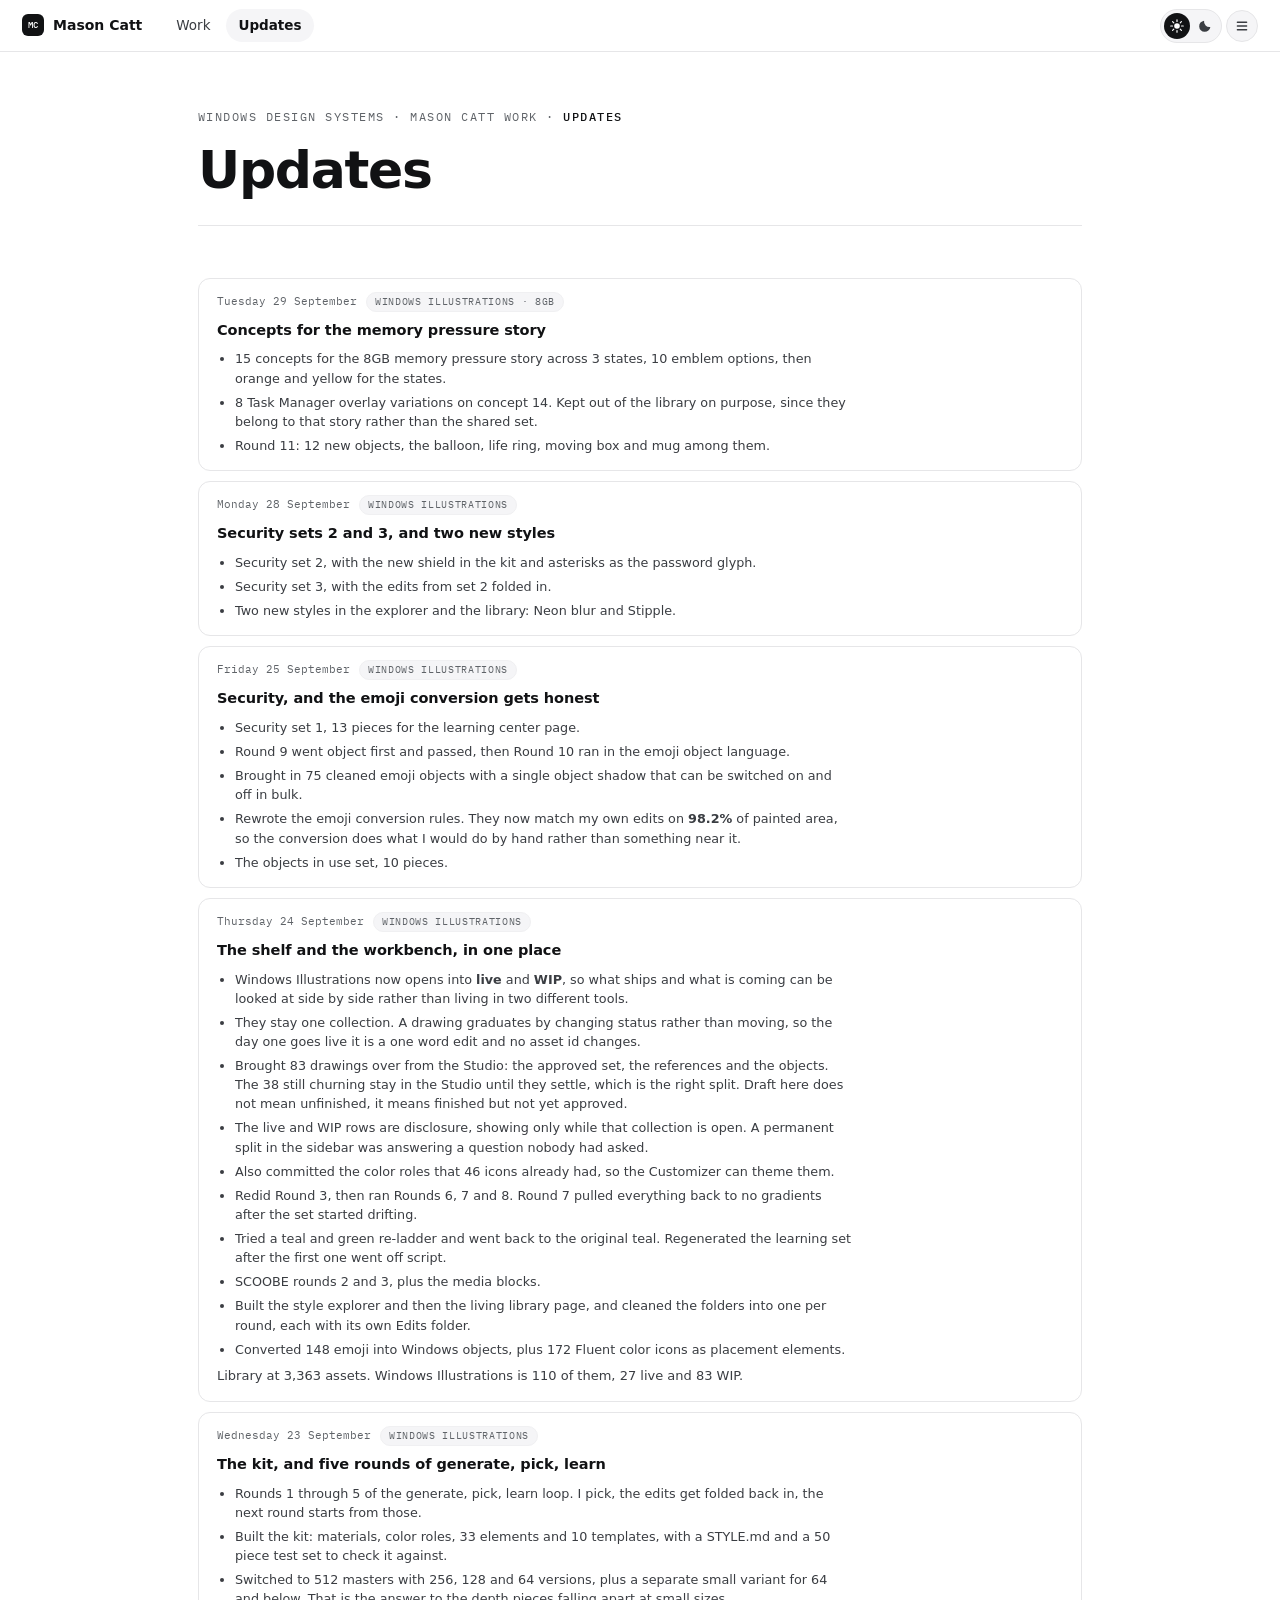
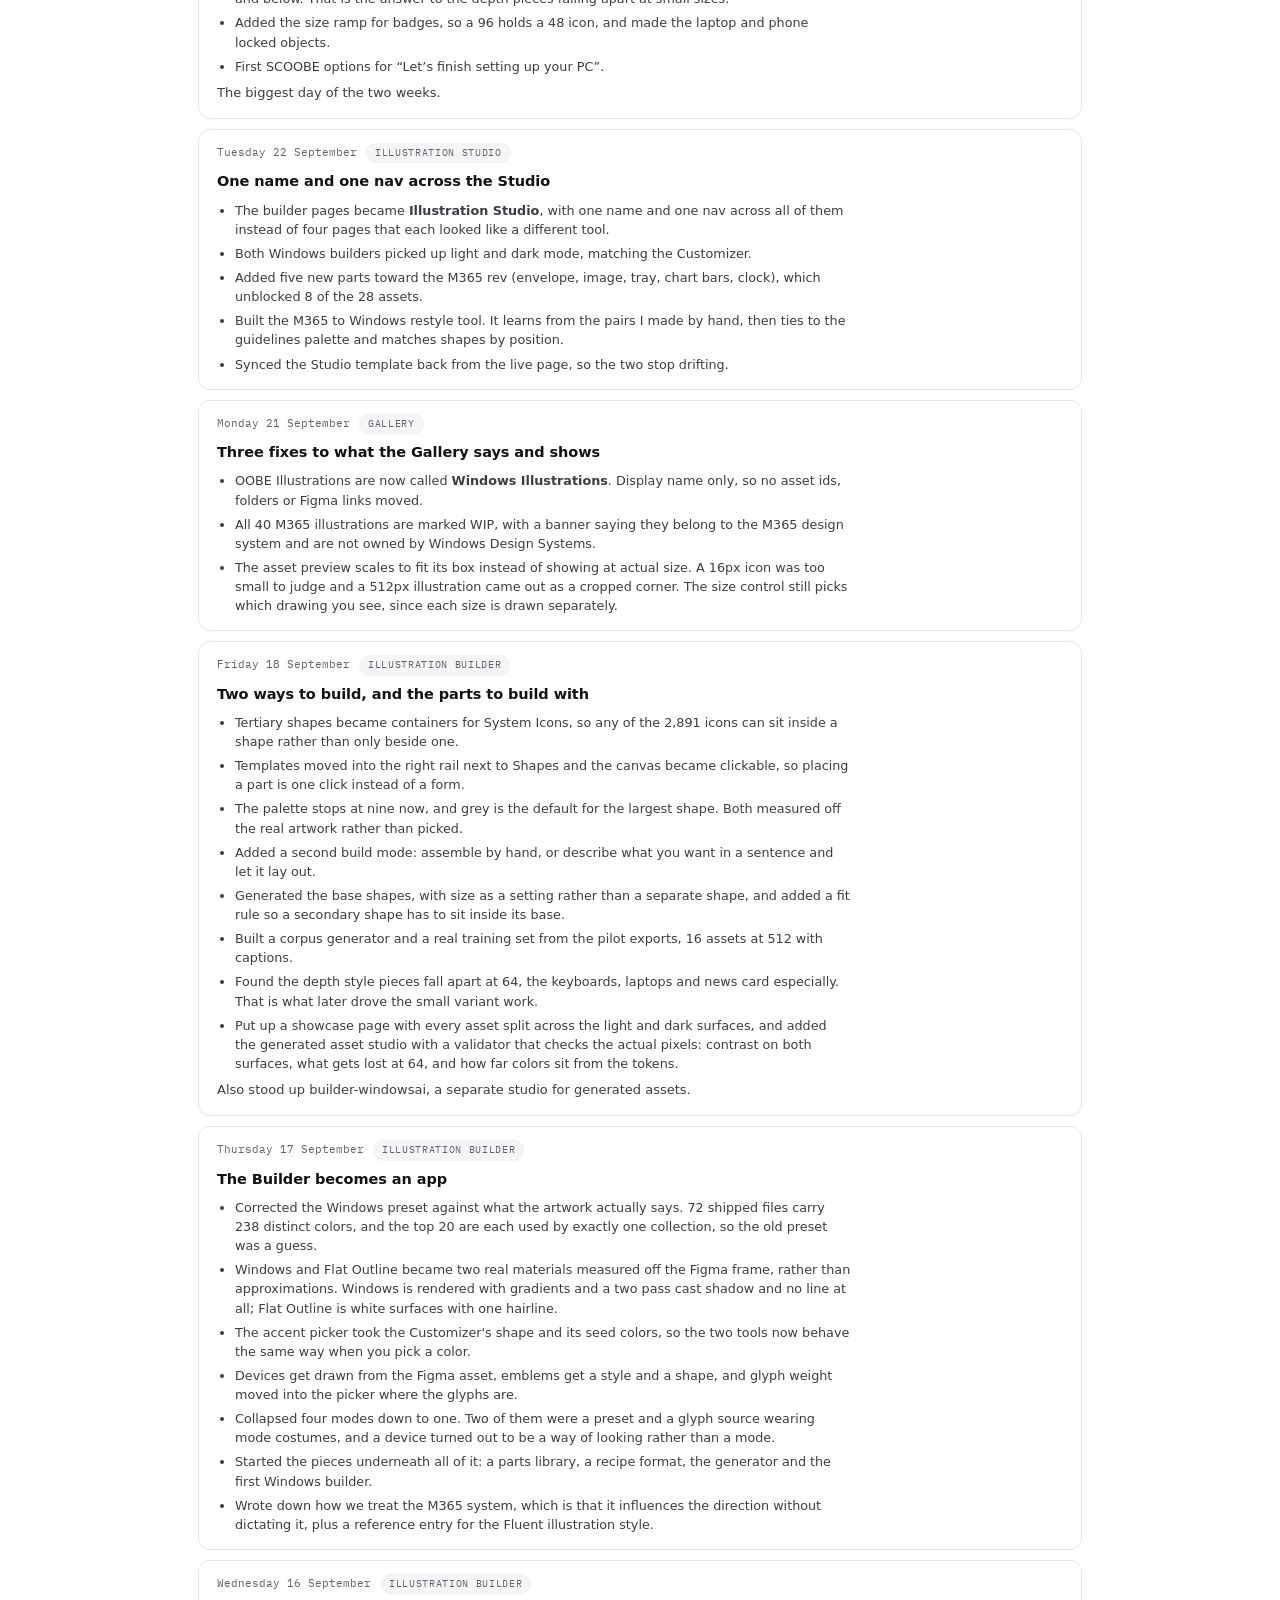
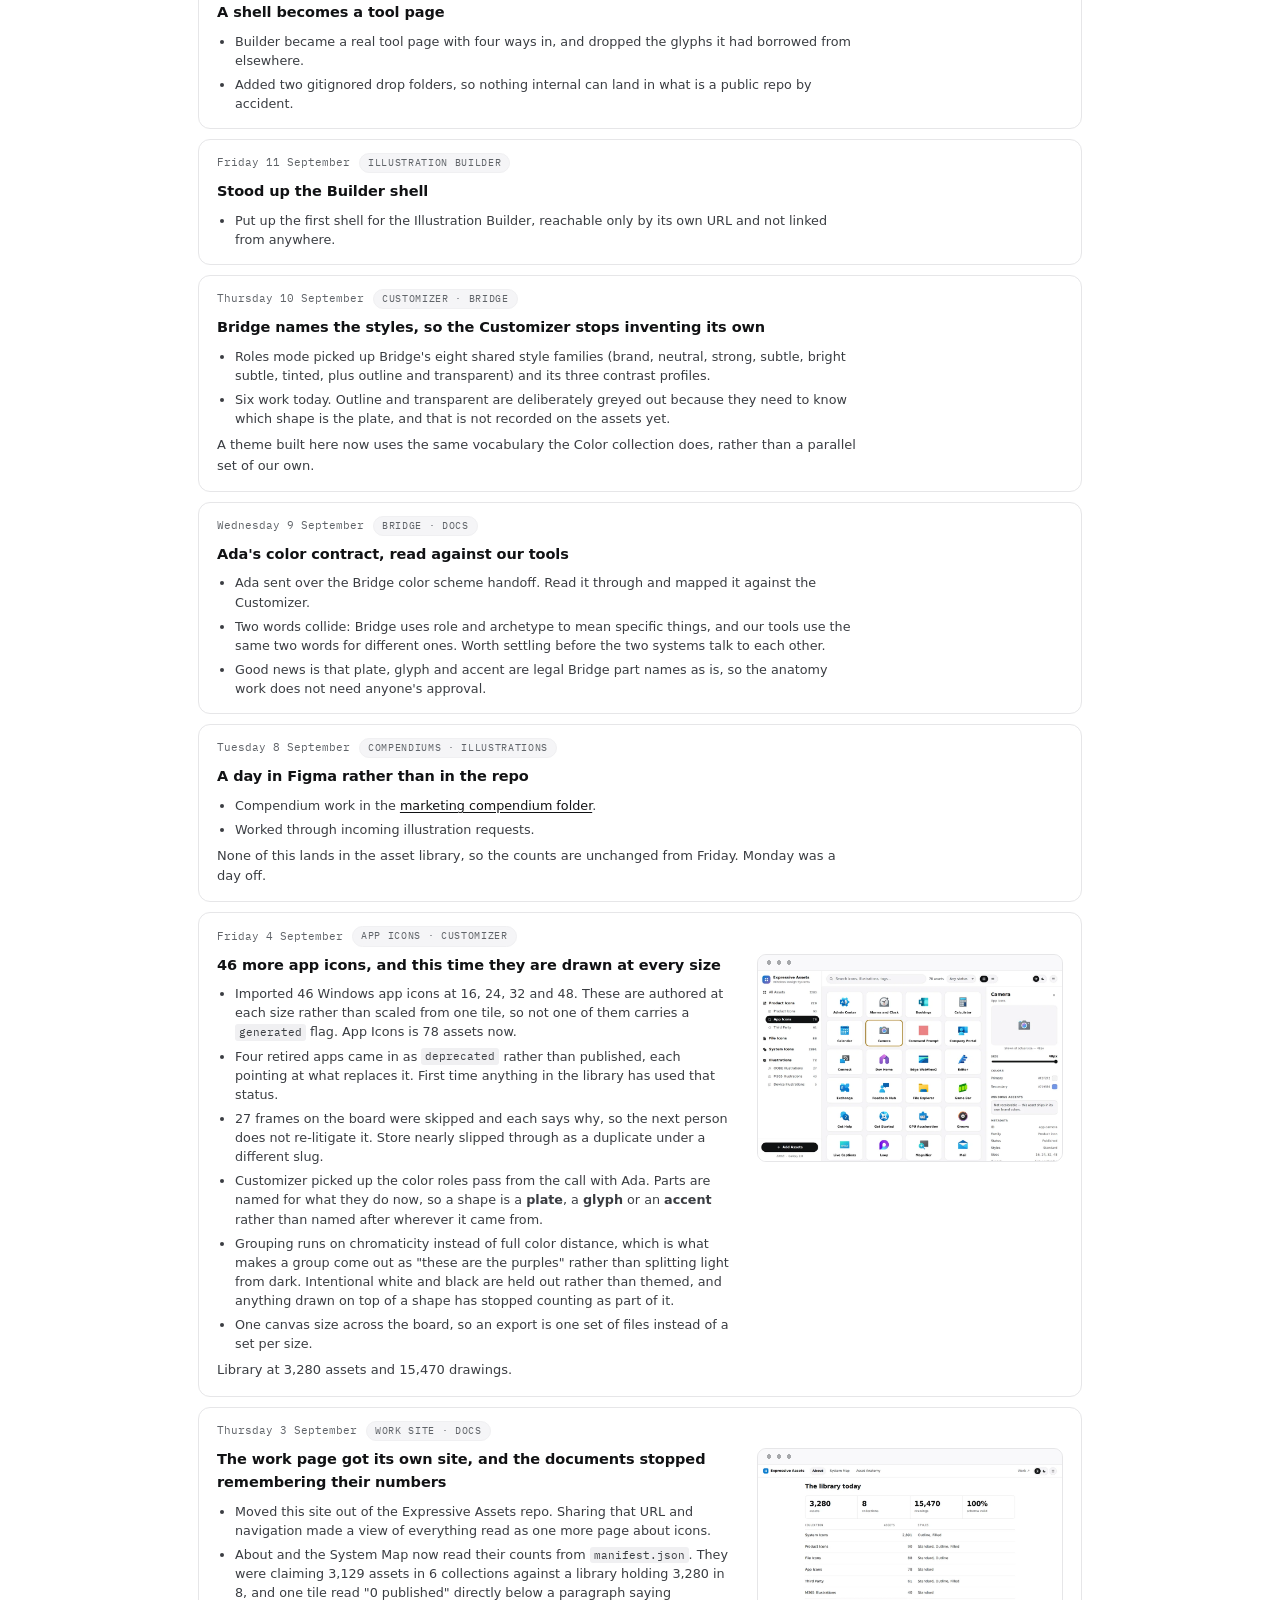
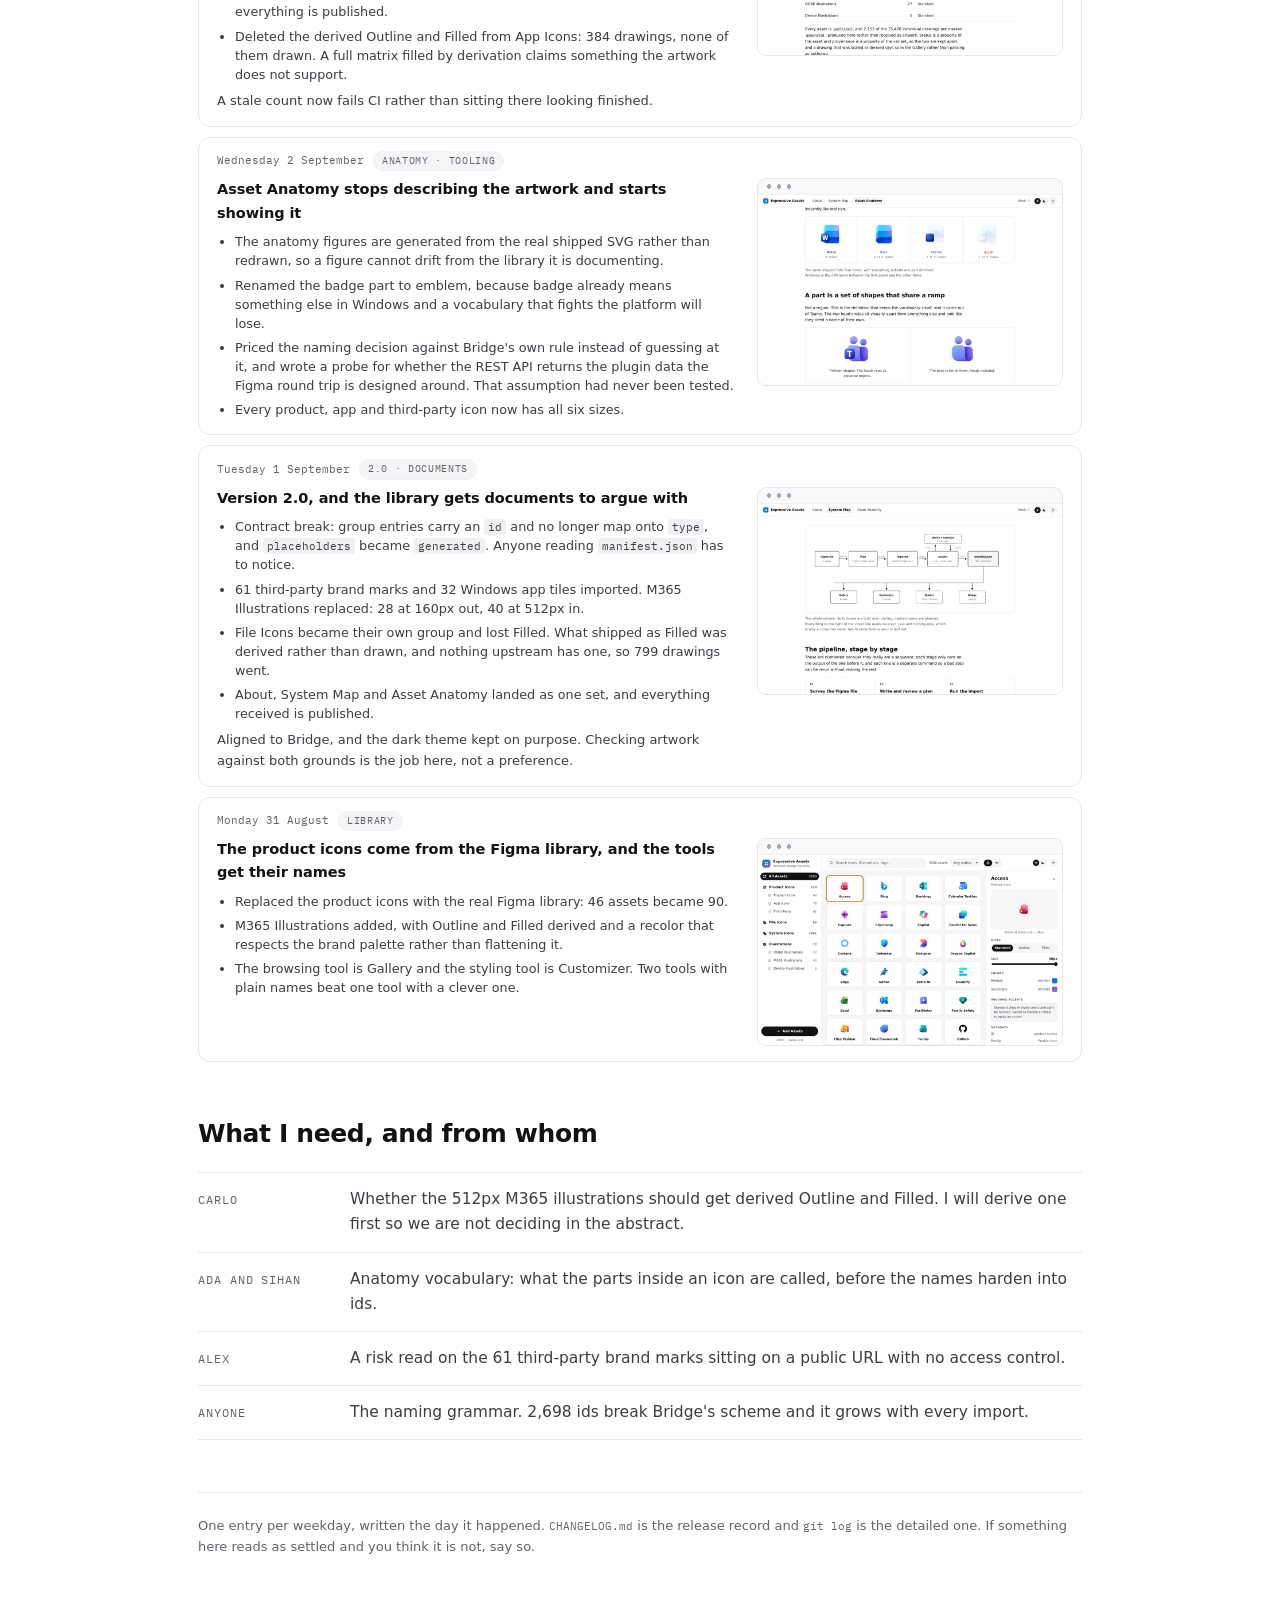
<file: updates.html>
<!doctype html>
<html lang="en">
<head>
<meta charset="utf-8">
<meta name="viewport" content="width=device-width, initial-scale=1">
<meta name="robots" content="noindex, nofollow">
<title>Updates — Mason Catt</title>
<meta name="description" content="A short work log, one entry per weekday, across Expressive Assets and everything around it.">
<link rel="icon" href="data:image/svg+xml,%3Csvg xmlns='http://www.w3.org/2000/svg' viewBox='0 0 24 24'%3E%3Crect width='24' height='24' rx='6' fill='%23111214'/%3E%3Ctext x='12' y='16.5' font-family='monospace' font-size='9' font-weight='600' fill='white' text-anchor='middle'%3EMC%3C/text%3E%3C/svg%3E">
<link rel="preconnect" href="https://fonts.googleapis.com">
<link rel="preconnect" href="https://fonts.gstatic.com" crossorigin>
<link rel="stylesheet" href="https://fonts.googleapis.com/css2?family=Archivo:wght@500;600;700&family=IBM+Plex+Mono:wght@400;500&family=IBM+Plex+Sans:wght@400;500;600&display=swap">
<link rel="stylesheet" href="site.css">
<script src="chrome.js"></script>
<script>applyStoredTheme();</script>
</head>
<body>

<nav class="bar" aria-label="Sections">
  <a class="brand" href="index.html"><span class="mark" aria-hidden="true">MC</span>Mason Catt</a>
  <a class="tab" href="index.html">Work</a>
  <a class="tab on" href="updates.html" aria-current="page">Updates</a>
  <span class="bar-right">
    <span data-theme-switch></span>
    <span data-app-menu></span>
  </span>
</nav>

<div class="wrap">

  <header class="masthead">
    <p class="eyebrow"><span>Windows Design Systems</span> · <span>Mason Catt Work</span> · <b>Updates</b></p>
    <h1>Updates</h1>
  </header>

  <section>
    <div class="log">

      <article class="entry">
        <div class="entry-when">
          <span class="entry-date">Tuesday 29 September</span>
          <span class="entry-tag">Windows Illustrations &middot; 8GB</span>
        </div>
        <div class="entry-main no-shot">
          <div class="entry-body">
          <h3>Concepts for the memory pressure story</h3>
          <ul>
            <li>15 concepts for the 8GB memory pressure story across 3 states, 10 emblem options, then orange and yellow for the states.</li>
            <li>8 Task Manager overlay variations on concept 14. Kept out of the library on purpose, since they belong to that story rather than the shared set.</li>
            <li>Round 11: 12 new objects, the balloon, life ring, moving box and mug among them.</li>
          </ul>
        </div>
        </div>
      </article>

      <article class="entry">
        <div class="entry-when">
          <span class="entry-date">Monday 28 September</span>
          <span class="entry-tag">Windows Illustrations</span>
        </div>
        <div class="entry-main no-shot">
          <div class="entry-body">
          <h3>Security sets 2 and 3, and two new styles</h3>
          <ul>
            <li>Security set 2, with the new shield in the kit and asterisks as the password glyph.</li>
            <li>Security set 3, with the edits from set 2 folded in.</li>
            <li>Two new styles in the explorer and the library: Neon blur and Stipple.</li>
          </ul>
        </div>
        </div>
      </article>

      <article class="entry">
        <div class="entry-when">
          <span class="entry-date">Friday 25 September</span>
          <span class="entry-tag">Windows Illustrations</span>
        </div>
        <div class="entry-main no-shot">
          <div class="entry-body">
          <h3>Security, and the emoji conversion gets honest</h3>
          <ul>
            <li>Security set 1, 13 pieces for the learning center page.</li>
            <li>Round 9 went object first and passed, then Round 10 ran in the emoji object language.</li>
            <li>Brought in 75 cleaned emoji objects with a single object shadow that can be switched on and off in bulk.</li>
            <li>Rewrote the emoji conversion rules. They now match my own edits on <b>98.2%</b> of painted area, so the conversion does what I would do by hand rather than something near it.</li>
            <li>The objects in use set, 10 pieces.</li>
          </ul>
        </div>
        </div>
      </article>

      <article class="entry">
        <div class="entry-when">
          <span class="entry-date">Thursday 24 September</span>
          <span class="entry-tag">Windows Illustrations</span>
        </div>
        <div class="entry-main no-shot">
          <div class="entry-body">
          <h3>The shelf and the workbench, in one place</h3>
          <ul>
            <li>Windows Illustrations now opens into <b>live</b> and <b>WIP</b>, so what ships and what is coming can be looked at side by side rather than living in two different tools.</li>
            <li>They stay one collection. A drawing graduates by changing status rather than moving, so the day one goes live it is a one word edit and no asset id changes.</li>
            <li>Brought 83 drawings over from the Studio: the approved set, the references and the objects. The 38 still churning stay in the Studio until they settle, which is the right split. Draft here does not mean unfinished, it means finished but not yet approved.</li>
            <li>The live and WIP rows are disclosure, showing only while that collection is open. A permanent split in the sidebar was answering a question nobody had asked.</li>
            <li>Also committed the color roles that 46 icons already had, so the Customizer can theme them.</li>
            <li>Redid Round 3, then ran Rounds 6, 7 and 8. Round 7 pulled everything back to no gradients after the set started drifting.</li>
            <li>Tried a teal and green re-ladder and went back to the original teal. Regenerated the learning set after the first one went off script.</li>
            <li>SCOOBE rounds 2 and 3, plus the media blocks.</li>
            <li>Built the style explorer and then the living library page, and cleaned the folders into one per round, each with its own Edits folder.</li>
            <li>Converted 148 emoji into Windows objects, plus 172 Fluent color icons as placement elements.</li>
          </ul>
          <p class="entry-who">Library at <b>3,363</b> assets. Windows Illustrations is 110 of them, 27 live and 83 WIP.</p>
        </div>
        </div>
      </article>

      <article class="entry">
        <div class="entry-when">
          <span class="entry-date">Wednesday 23 September</span>
          <span class="entry-tag">Windows Illustrations</span>
        </div>
        <div class="entry-main no-shot">
          <div class="entry-body">
          <h3>The kit, and five rounds of generate, pick, learn</h3>
          <ul>
            <li>Rounds 1 through 5 of the generate, pick, learn loop. I pick, the edits get folded back in, the next round starts from those.</li>
            <li>Built the kit: materials, color roles, 33 elements and 10 templates, with a STYLE.md and a 50 piece test set to check it against.</li>
            <li>Switched to 512 masters with 256, 128 and 64 versions, plus a separate small variant for 64 and below. That is the answer to the depth pieces falling apart at small sizes.</li>
            <li>Added the size ramp for badges, so a 96 holds a 48 icon, and made the laptop and phone locked objects.</li>
            <li>First SCOOBE options for &ldquo;Let&rsquo;s finish setting up your PC&rdquo;.</li>
          </ul>
          <p class="entry-who">The biggest day of the two weeks.</p>
        </div>
        </div>
      </article>

      <article class="entry">
        <div class="entry-when">
          <span class="entry-date">Tuesday 22 September</span>
          <span class="entry-tag">Illustration Studio</span>
        </div>
        <div class="entry-main no-shot">
          <div class="entry-body">
          <h3>One name and one nav across the Studio</h3>
          <ul>
            <li>The builder pages became <b>Illustration Studio</b>, with one name and one nav across all of them instead of four pages that each looked like a different tool.</li>
            <li>Both Windows builders picked up light and dark mode, matching the Customizer.</li>
            <li>Added five new parts toward the M365 rev (envelope, image, tray, chart bars, clock), which unblocked 8 of the 28 assets.</li>
            <li>Built the M365 to Windows restyle tool. It learns from the pairs I made by hand, then ties to the guidelines palette and matches shapes by position.</li>
            <li>Synced the Studio template back from the live page, so the two stop drifting.</li>
          </ul>
        </div>
        </div>
      </article>

      <article class="entry">
        <div class="entry-when">
          <span class="entry-date">Monday 21 September</span>
          <span class="entry-tag">Gallery</span>
        </div>
        <div class="entry-main no-shot">
          <div class="entry-body">
          <h3>Three fixes to what the Gallery says and shows</h3>
          <ul>
            <li>OOBE Illustrations are now called <b>Windows Illustrations</b>. Display name only, so no asset ids, folders or Figma links moved.</li>
            <li>All 40 M365 illustrations are marked WIP, with a banner saying they belong to the M365 design system and are not owned by Windows Design Systems.</li>
            <li>The asset preview scales to fit its box instead of showing at actual size. A 16px icon was too small to judge and a 512px illustration came out as a cropped corner. The size control still picks which drawing you see, since each size is drawn separately.</li>
          </ul>
        </div>
        </div>
      </article>

      <article class="entry">
        <div class="entry-when">
          <span class="entry-date">Friday 18 September</span>
          <span class="entry-tag">Illustration Builder</span>
        </div>
        <div class="entry-main no-shot">
          <div class="entry-body">
          <h3>Two ways to build, and the parts to build with</h3>
          <ul>
            <li>Tertiary shapes became containers for System Icons, so any of the 2,891 icons can sit inside a shape rather than only beside one.</li>
            <li>Templates moved into the right rail next to Shapes and the canvas became clickable, so placing a part is one click instead of a form.</li>
            <li>The palette stops at nine now, and grey is the default for the largest shape. Both measured off the real artwork rather than picked.</li>
            <li>Added a second build mode: assemble by hand, or describe what you want in a sentence and let it lay out.</li>
            <li>Generated the base shapes, with size as a setting rather than a separate shape, and added a fit rule so a secondary shape has to sit inside its base.</li>
            <li>Built a corpus generator and a real training set from the pilot exports, 16 assets at 512 with captions.</li>
            <li>Found the depth style pieces fall apart at 64, the keyboards, laptops and news card especially. That is what later drove the small variant work.</li>
            <li>Put up a showcase page with every asset split across the light and dark surfaces, and added the generated asset studio with a validator that checks the actual pixels: contrast on both surfaces, what gets lost at 64, and how far colors sit from the tokens.</li>
          </ul>
          <p class="entry-who">Also stood up <b>builder-windowsai</b>, a separate studio for generated assets.</p>
        </div>
        </div>
      </article>

      <article class="entry">
        <div class="entry-when">
          <span class="entry-date">Thursday 17 September</span>
          <span class="entry-tag">Illustration Builder</span>
        </div>
        <div class="entry-main no-shot">
          <div class="entry-body">
          <h3>The Builder becomes an app</h3>
          <ul>
            <li>Corrected the Windows preset against what the artwork actually says. 72 shipped files carry 238 distinct colors, and the top 20 are each used by exactly one collection, so the old preset was a guess.</li>
            <li>Windows and Flat Outline became two real materials measured off the Figma frame, rather than approximations. Windows is rendered with gradients and a two pass cast shadow and no line at all; Flat Outline is white surfaces with one hairline.</li>
            <li>The accent picker took the Customizer's shape and its seed colors, so the two tools now behave the same way when you pick a color.</li>
            <li>Devices get drawn from the Figma asset, emblems get a style and a shape, and glyph weight moved into the picker where the glyphs are.</li>
            <li>Collapsed four modes down to one. Two of them were a preset and a glyph source wearing mode costumes, and a device turned out to be a way of looking rather than a mode.</li>
            <li>Started the pieces underneath all of it: a parts library, a recipe format, the generator and the first Windows builder.</li>
            <li>Wrote down how we treat the M365 system, which is that it influences the direction without dictating it, plus a reference entry for the Fluent illustration style.</li>
          </ul>
        </div>
        </div>
      </article>

      <article class="entry">
        <div class="entry-when">
          <span class="entry-date">Wednesday 16 September</span>
          <span class="entry-tag">Illustration Builder</span>
        </div>
        <div class="entry-main no-shot">
          <div class="entry-body">
          <h3>A shell becomes a tool page</h3>
          <ul>
            <li>Builder became a real tool page with four ways in, and dropped the glyphs it had borrowed from elsewhere.</li>
            <li>Added two gitignored drop folders, so nothing internal can land in what is a public repo by accident.</li>
          </ul>
        </div>
        </div>
      </article>

      <article class="entry">
        <div class="entry-when">
          <span class="entry-date">Friday 11 September</span>
          <span class="entry-tag">Illustration Builder</span>
        </div>
        <div class="entry-main no-shot">
          <div class="entry-body">
          <h3>Stood up the Builder shell</h3>
          <ul>
            <li>Put up the first shell for the Illustration Builder, reachable only by its own URL and not linked from anywhere.</li>
          </ul>
        </div>
        </div>
      </article>

      <article class="entry">
        <div class="entry-when">
          <span class="entry-date">Thursday 10 September</span>
          <span class="entry-tag">Customizer · Bridge</span>
        </div>
        <div class="entry-main no-shot">
          <div class="entry-body">
          <h3>Bridge names the styles, so the Customizer stops inventing its own</h3>
          <ul>
            <li>Roles mode picked up Bridge's eight shared style families (brand, neutral, strong, subtle, bright subtle, tinted, plus outline and transparent) and its three contrast profiles.</li>
            <li>Six work today. Outline and transparent are deliberately greyed out because they need to know which shape is the plate, and that is not recorded on the assets yet.</li>
          </ul>
          <p class="entry-who">A theme built here now uses the same vocabulary the Color collection does, rather than a parallel set of our own.</p>
        </div>
        </div>
      </article>

      <article class="entry">
        <div class="entry-when">
          <span class="entry-date">Wednesday 9 September</span>
          <span class="entry-tag">Bridge · Docs</span>
        </div>
        <div class="entry-main no-shot">
          <div class="entry-body">
          <h3>Ada's color contract, read against our tools</h3>
          <ul>
            <li>Ada sent over the Bridge color scheme handoff. Read it through and mapped it against the Customizer.</li>
            <li>Two words collide: Bridge uses role and archetype to mean specific things, and our tools use the same two words for different ones. Worth settling before the two systems talk to each other.</li>
            <li>Good news is that plate, glyph and accent are legal Bridge part names as is, so the anatomy work does not need anyone's approval.</li>
          </ul>
        </div>
        </div>
      </article>

      <article class="entry">
        <div class="entry-when">
          <span class="entry-date">Tuesday 8 September</span>
          <span class="entry-tag">Compendiums · Illustrations</span>
        </div>
        <div class="entry-main no-shot">
          <div class="entry-body">
          <h3>A day in Figma rather than in the repo</h3>
          <ul>
            <li>Compendium work in the <a href="https://www.figma.com/files/588096576863690753/folder/500767134" target="_blank" rel="noopener">marketing compendium folder</a>.</li>
            <li>Worked through incoming illustration requests.</li>
          </ul>
          <p class="entry-who">None of this lands in the asset library, so the counts are unchanged
          from Friday. Monday was a day off.</p>
        </div>
        </div>
      </article>

      <article class="entry">
        <div class="entry-when">
          <span class="entry-date">Friday 4 September</span>
          <span class="entry-tag">App Icons · Customizer</span>
        </div>
        <div class="entry-main">
          <div class="entry-body">
          <h3>46 more app icons, and this time they are drawn at every size</h3>
          <ul>
            <li>Imported 46 Windows app icons at 16, 24, 32 and 48. These are authored at each
            size rather than scaled from one tile, so not one of them carries a
            <code>generated</code> flag. App Icons is 78 assets now.</li>
            <li>Four retired apps came in as <code>deprecated</code> rather than published, each
            pointing at what replaces it. First time anything in the library has used that status.</li>
            <li>27 frames on the board were skipped and each says why, so the next person does not
            re-litigate it. Store nearly slipped through as a duplicate under a different slug.</li>
            <li>Customizer picked up the color roles pass from the call with Ada. Parts are named
            for what they do now, so a shape is a <b>plate</b>, a <b>glyph</b> or an <b>accent</b>
            rather than named after wherever it came from.</li>
            <li>Grouping runs on chromaticity instead of full color distance, which is what makes a
            group come out as "these are the purples" rather than splitting light from dark.
            Intentional white and black are held out rather than themed, and anything drawn on top
            of a shape has stopped counting as part of it.</li>
            <li>One canvas size across the board, so an export is one set of files instead of a set
            per size.</li>
          </ul>
          <p class="entry-who">Library at <b>3,280 assets</b> and <b>15,470 drawings</b>.</p>
        </div>
          <a class="entry-shot" href="https://masoncattdesign.github.io/expressive-assets-library/index.html" target="_blank" rel="noopener"><img src="shots/fri-app-icons.webp" alt="The Gallery filtered to App Icons, showing the 78" width="1060" height="662" loading="lazy"></a>
        </div>
      </article>

      <article class="entry">
        <div class="entry-when">
          <span class="entry-date">Thursday 3 September</span>
          <span class="entry-tag">Work site · Docs</span>
        </div>
        <div class="entry-main">
          <div class="entry-body">
          <h3>The work page got its own site, and the documents stopped remembering their numbers</h3>
          <ul>
            <li>Moved this site out of the Expressive Assets repo. Sharing that URL and navigation
            made a view of everything read as one more page about icons.</li>
            <li>About and the System Map now read their counts from <code>manifest.json</code>. They
            were claiming 3,129 assets in 6 collections against a library holding 3,280 in 8, and one
            tile read "0 published" directly below a paragraph saying everything is published.</li>
            <li>Deleted the derived Outline and Filled from App Icons: 384 drawings, none of them
            drawn. A full matrix filled by derivation claims something the artwork does not support.</li>
          </ul>
          <p class="entry-who">A stale count now fails CI rather than sitting there looking finished.</p>
        </div>
          <a class="entry-shot" href="https://masoncattdesign.github.io/expressive-assets-library/about.html" target="_blank" rel="noopener"><img src="shots/thu-about.webp" alt="About, with the counts it now derives" width="1060" height="662" loading="lazy"></a>
        </div>
      </article>

      <article class="entry">
        <div class="entry-when">
          <span class="entry-date">Wednesday 2 September</span>
          <span class="entry-tag">Anatomy · Tooling</span>
        </div>
        <div class="entry-main">
          <div class="entry-body">
          <h3>Asset Anatomy stops describing the artwork and starts showing it</h3>
          <ul>
            <li>The anatomy figures are generated from the real shipped SVG rather than redrawn, so
            a figure cannot drift from the library it is documenting.</li>
            <li>Renamed the badge part to emblem, because badge already means something else in
            Windows and a vocabulary that fights the platform will lose.</li>
            <li>Priced the naming decision against Bridge's own rule instead of guessing at it, and
            wrote a probe for whether the REST API returns the plugin data the Figma round trip is
            designed around. That assumption had never been tested.</li>
            <li>Every product, app and third-party icon now has all six sizes.</li>
          </ul>
        </div>
          <a class="entry-shot" href="https://masoncattdesign.github.io/expressive-assets-library/asset-anatomy.html" target="_blank" rel="noopener"><img src="shots/wed-anatomy.webp" alt="Asset Anatomy, one shipped SVG shown four times" width="1060" height="662" loading="lazy"></a>
        </div>
      </article>

      <article class="entry">
        <div class="entry-when">
          <span class="entry-date">Tuesday 1 September</span>
          <span class="entry-tag">2.0 · Documents</span>
        </div>
        <div class="entry-main">
          <div class="entry-body">
          <h3>Version 2.0, and the library gets documents to argue with</h3>
          <ul>
            <li>Contract break: group entries carry an <code>id</code> and no longer map onto
            <code>type</code>, and <code>placeholders</code> became <code>generated</code>. Anyone
            reading <code>manifest.json</code> has to notice.</li>
            <li>61 third-party brand marks and 32 Windows app tiles imported. M365 Illustrations
            replaced: 28 at 160px out, 40 at 512px in.</li>
            <li>File Icons became their own group and lost Filled. What shipped as Filled was
            derived rather than drawn, and nothing upstream has one, so 799 drawings went.</li>
            <li>About, System Map and Asset Anatomy landed as one set, and everything received is
            published.</li>
          </ul>
          <p class="entry-who">Aligned to Bridge, and the dark theme kept on purpose. Checking
          artwork against both grounds is the job here, not a preference.</p>
        </div>
          <a class="entry-shot" href="https://masoncattdesign.github.io/expressive-assets-library/system-map.html" target="_blank" rel="noopener"><img src="shots/tue-system-map.webp" alt="The System Map pipeline, end to end" width="1060" height="662" loading="lazy"></a>
        </div>
      </article>

      <article class="entry">
        <div class="entry-when">
          <span class="entry-date">Monday 31 August</span>
          <span class="entry-tag">Library</span>
        </div>
        <div class="entry-main">
          <div class="entry-body">
          <h3>The product icons come from the Figma library, and the tools get their names</h3>
          <ul>
            <li>Replaced the product icons with the real Figma library: 46 assets became 90.</li>
            <li>M365 Illustrations added, with Outline and Filled derived and a recolor that
            respects the brand palette rather than flattening it.</li>
            <li>The browsing tool is Gallery and the styling tool is Customizer. Two tools with
            plain names beat one tool with a clever one.</li>
          </ul>
        </div>
          <a class="entry-shot" href="https://masoncattdesign.github.io/expressive-assets-library/index.html" target="_blank" rel="noopener"><img src="shots/mon-gallery.webp" alt="The Gallery across the whole library" width="1060" height="662" loading="lazy"></a>
        </div>
      </article>

    </div>
  </section>

  <section>
    <h2>What I need, and from whom</h2>
    <ul class="open">
      <li><span class="q">Carlo</span><span class="a">Whether the 512px M365 illustrations should get derived Outline and Filled. I will derive one first so we are not deciding in the abstract.</span></li>
      <li><span class="q">Ada and Sihan</span><span class="a">Anatomy vocabulary: what the parts inside an icon are called, before the names harden into ids.</span></li>
      <li><span class="q">Alex</span><span class="a">A risk read on the 61 third-party brand marks sitting on a public URL with no access control.</span></li>
      <li><span class="q">Anyone</span><span class="a">The naming grammar. 2,698 ids break Bridge's scheme and it grows with every import.</span></li>
    </ul>
  </section>

  <div class="foot">
    One entry per weekday, written the day it happened. <code>CHANGELOG.md</code> is the release
    record and <code>git log</code> is the detailed one. If something here reads as settled and you
    think it is not, say so.
  </div>

</div>

</body>
</html>
</file>
<file: site.css>
/* masoncattdesign.github.io/work
   ----------------------------------------------------------------------
   The work page and the update log. This started as the Expressive Assets
   document stylesheet and keeps its palette and type on purpose, so the two
   sites read as one hand; what it drops is everything specific to the library
   documents (the anatomy figures, the pilot grid, the stage diagrams), which
   was two thirds of the file and none of it used here.

   Every color is a token so both themes come from one place. */

:root {
  --paper: #FFFFFF;
  --surface: #FFFFFF;
  --sunk: #F5F5F7;
  --ink: #111214;
  --ink-2: #3A3D42;
  --ink-3: #5F6368;
  --rule: #E6E6E8;
  --rule-soft: #F0F0F2;
  --accent: #111214;
  --accent-soft: #F5F5F7;
  --accent-ring: #D8D8DC;

  /* Four distinct hues rather than one accent. Each project keeps the same
     hue in its thumbnail and its status chip, so the two agree at a glance. */
  --p-container: #2563A8; --p-container-bg: #E7EFF9;
  --p-glyph: #B0521E;     --p-glyph-bg: #FBEDE3;
  --p-badge: #6B3FA0;     --p-badge-bg: #F0E9F8;
  --p-accent: #1F7A54;    --p-accent-bg: #E5F2EB;

  --display: "Segoe UI", -apple-system, Roboto, BlinkMacSystemFont, system-ui, sans-serif;
  --body: "Segoe UI", -apple-system, Roboto, BlinkMacSystemFont, system-ui, sans-serif;
  --mono: "IBM Plex Mono", "Cascadia Code", ui-monospace, SFMono-Regular, Menlo, monospace;
  --shadow: none;
  --pill: 999px;
}

@media (prefers-color-scheme: dark) {
  :root:not([data-theme="light"]) {
    --paper: #131416; --surface: #1B1C1F; --sunk: #202124;
    --ink: #ECEDEF; --ink-2: #B4B7BD; --ink-3: #85898F;
    --rule: #2C2D31; --rule-soft: #232427;
    --accent: #ECEDEF; --accent-soft: #26272B; --accent-ring: #3A3C41;
    --p-container: #7FB0E8; --p-container-bg: #152232;
    --p-glyph: #E5A075;     --p-glyph-bg: #2B1D14;
    --p-badge: #B99AE0;     --p-badge-bg: #211A2E;
    --p-accent: #79C9A0;    --p-accent-bg: #13241C;
    --shadow: none;
  }
}
:root[data-theme="dark"] {
  --paper: #101219; --surface: #181B23; --sunk: #1E212B;
  --ink: #E9EBF2; --ink-2: #A9AEBD; --ink-3: #7C8291;
  --rule: #272B36; --rule-soft: #1D2027;
  --accent: #A88CFF; --accent-soft: #241E3D; --accent-ring: #3B3163;
  --p-container: #7FB0E8; --p-container-bg: #152232;
  --p-glyph: #E5A075;     --p-glyph-bg: #2B1D14;
  --p-badge: #B99AE0;     --p-badge-bg: #211A2E;
  --p-accent: #79C9A0;    --p-accent-bg: #13241C;
  --shadow: 0 1px 2px rgba(0, 0, 0, .4), 0 8px 26px -18px rgba(0, 0, 0, .8);
}

* { box-sizing: border-box; }

body {
  margin: 0;
  background: var(--paper);
  color: var(--ink);
  font-family: var(--body);
  font-size: 16px;
  line-height: 1.62;
  -webkit-font-smoothing: antialiased;
}

/* --- Top bar --------------------------------------------------------- */

.bar {
  position: sticky; top: 0; z-index: 30;
  display: flex; align-items: center; gap: 4px; flex-wrap: wrap;
  padding: 0 22px; height: 52px;
  background: var(--surface);
  border-bottom: 1px solid var(--rule);
}
.brand {
  display: flex; align-items: center; gap: 9px;
  font-family: var(--display); font-weight: 650; font-size: 14px;
  color: var(--ink); text-decoration: none; margin-right: 18px;
}
.mark {
  width: 22px; height: 22px; border-radius: 6px; flex: none;
  background: var(--ink); color: var(--paper);
  font-family: var(--mono); font-size: 9px; font-weight: 500;
  display: grid; place-items: center;
}
.tab {
  font-size: 13.5px; color: var(--ink-2); text-decoration: none;
  padding: 6px 12px; border-radius: var(--pill); white-space: nowrap;
}
.tab:hover { background: var(--sunk); color: var(--ink); }
.tab.on { background: var(--accent-soft); color: var(--accent); font-weight: 600; }
.tab:focus-visible, .brand:focus-visible { outline: 2px solid var(--accent); outline-offset: 2px; }
.bar-right { margin-left: auto; display: flex; align-items: center; gap: 4px; }
.bar-right .tab { color: var(--ink-3); }
@media (max-width: 700px) {
  .bar { height: auto; padding: 10px 16px; }
  .bar-right { margin-left: 0; width: 100%; }
}

/* --- Reading column -------------------------------------------------- */

.wrap {
  max-width: 940px; margin: 0 auto;
  padding: 56px 28px 110px;
  display: flex; flex-direction: column; gap: 52px;
}
@media (max-width: 600px) { .wrap { padding: 36px 18px 72px; gap: 40px; } }

.eyebrow {
  font-family: var(--mono); font-size: 11.5px; letter-spacing: .13em;
  text-transform: uppercase; color: var(--accent); margin: 0;
}
h1 {
  font-family: var(--display); font-weight: 700;
  font-size: clamp(34px, 5.6vw, 52px); line-height: 1.04;
  letter-spacing: -.025em; margin: 0; text-wrap: balance;
}
.stand { font-size: 19px; line-height: 1.55; color: var(--ink-2); max-width: 64ch; margin: 0; }
.facts {
  display: flex; flex-wrap: wrap; gap: 8px 22px;
  font-family: var(--mono); font-size: 12px; color: var(--ink-3);
}
.facts b { color: var(--ink-2); font-weight: 500; }

header.masthead {
  display: flex; flex-direction: column; gap: 16px;
  border-bottom: 1px solid var(--rule); padding-bottom: 28px;
}

section { display: flex; flex-direction: column; gap: 18px; }
h2 {
  font-family: var(--display); font-weight: 700; font-size: 25px;
  letter-spacing: -.015em; margin: 0; text-wrap: balance;
}
h3 { font-family: var(--display); font-weight: 600; font-size: 16.5px; margin: 0; }
p { margin: 0; max-width: 66ch; }
p + p { margin-top: .85em; }
a { color: var(--accent); text-underline-offset: 2px; }
strong { font-weight: 600; }

code { font-family: var(--mono); font-size: .87em; }
p code, li code, dd code { background: var(--rule-soft); padding: .1em .36em; border-radius: 3px; }

/* --- Figures --------------------------------------------------------- */

figure { margin: 0; padding: 0; }
.figframe {
  background: var(--surface); border: 1px solid var(--rule); border-radius: 10px;
  box-shadow: var(--shadow); padding: 22px 20px 14px; overflow-x: auto;
}
figure svg { display: block; width: 100%; min-width: 700px; height: auto; color: var(--ink); }
figcaption { font-size: 14px; color: var(--ink-3); margin-top: 12px; max-width: 68ch; }

/* --- The project cards ------------------------------------------------
   Fixed tracks rather than auto-fit. Auto-fit stretches a lone card across
   the full row, so a band with one project in it reads as a banner while a
   three-card band reads as cards. The same track everywhere means a short
   band just leaves the rest of the row empty, which is the honest picture.

   Each card carries a drawn thumbnail rather than a screenshot. A screenshot
   goes stale the day the thing changes and has to be recaptured in two themes;
   a small drawing built from the same tokens follows the theme for free and
   only lies if the project itself changes shape. */

.hub { display: grid; grid-template-columns: repeat(3, minmax(0, 1fr)); gap: 14px; }
@media (max-width: 860px) { .hub { grid-template-columns: repeat(2, minmax(0, 1fr)); } }
@media (max-width: 560px) { .hub { grid-template-columns: 1fr; } }

.hub-card {
  display: flex; flex-direction: column; text-decoration: none;
  border: 1px solid var(--rule); border-radius: 14px; background: var(--surface);
  overflow: hidden; transition: border-color .12s, box-shadow .12s, transform .12s;
}
a.hub-card:hover { border-color: var(--accent-ring); box-shadow: var(--shadow); transform: translateY(-1px); }
a.hub-card:focus-visible { outline: 2px solid var(--accent); outline-offset: 2px; }
.hub-card.idle { background: var(--paper); }

.hub-thumb {
  height: 116px; background: var(--sunk); border-bottom: 1px solid var(--rule);
  display: grid; place-items: center; padding: 14px; overflow: hidden;
}
.hub-thumb svg { display: block; width: 100%; height: 100%; min-width: 0; }
.hub-body { padding: 15px 17px 18px; display: flex; flex-direction: column; gap: 7px; }
.hub-head { display: block; }
.hub-head strong { font-family: var(--display); font-size: 15.5px; color: var(--ink); margin-right: 8px; }
.hub-body p { font-size: 13.8px; line-height: 1.52; color: var(--ink-2); margin: 0; max-width: none; }
.hub-where {
  font-family: var(--mono); font-size: 10.5px; letter-spacing: .06em;
  text-transform: uppercase; color: var(--ink-3); margin-top: 2px;
}

/* Status is deliberately one word. Seven projects with a sentence of status
   each is a page nobody scans, and the sentence belongs in the update anyway.
   Inline rather than a flex item, because as a flex item a two-word name
   pushed the chip onto its own line. */
.st {
  display: inline-block; vertical-align: 1.5px;
  font-family: var(--mono); font-size: 9.5px; letter-spacing: .08em;
  text-transform: uppercase; font-weight: 500; padding: 3px 8px;
  border-radius: 20px; white-space: nowrap;
}
.st-live   { background: var(--p-accent-bg);    color: var(--p-accent); }
.st-build  { background: var(--p-glyph-bg);     color: var(--p-glyph); }
.st-next   { background: var(--p-container-bg); color: var(--p-container); }
.st-figma  { background: var(--p-badge-bg);     color: var(--p-badge); }

.band { display: flex; align-items: baseline; gap: 12px; flex-wrap: wrap; margin-bottom: -4px; }
.band h2 { flex: none; }
.band .band-n { font-family: var(--mono); font-size: 11.5px; color: var(--ink-3); }

/* --- Open questions --------------------------------------------------- */

ul.open { list-style: none; padding: 0; margin: 0; }
ul.open li {
  border-top: 1px solid var(--rule); padding: 14px 0;
  display: grid; grid-template-columns: 132px 1fr; gap: 20px; align-items: baseline;
}
ul.open li:last-child { border-bottom: 1px solid var(--rule); }
ul.open .q {
  font-family: var(--mono); font-size: 11.5px; letter-spacing: .08em;
  text-transform: uppercase; color: var(--ink-3);
}
ul.open .a { font-size: 15.5px; color: var(--ink-2); }
@media (max-width: 620px) { ul.open li { grid-template-columns: 1fr; gap: 4px; } }

dl.contact { margin: 0; display: grid; grid-template-columns: 120px 1fr; gap: 12px 18px; font-size: 15px; }
dl.contact dt { color: var(--ink-3); font-size: 13.5px; font-family: var(--mono); }
dl.contact dd { margin: 0; color: var(--ink-2); }

.foot {
  border-top: 1px solid var(--rule); padding-top: 22px;
  font-size: 13px; color: var(--ink-3);
}

/* --- Updates ----------------------------------------------------------
   One full-width card per entry, set a step smaller than the body text. The
   log is read by scanning rather than by reading through, so the date and the
   tag sit on one line at the top of the card and the entry itself carries the
   width. The previous layout spent a fixed 148px column on a date and gave
   every entry the weight of a section. */

.log { display: flex; flex-direction: column; gap: 10px; }

.entry {
  border: 1px solid var(--rule); border-radius: 12px;
  background: var(--surface);
  padding: 13px 18px 15px;
}
.entry-when {
  display: flex; align-items: center; gap: 9px; flex-wrap: wrap;
  margin-bottom: 7px;
}
.entry-date { font-family: var(--mono); font-size: 11px; color: var(--ink-3); white-space: nowrap; }
.entry-tag {
  font-family: var(--mono); font-size: 9.5px; letter-spacing: .07em; text-transform: uppercase;
  color: var(--ink-3); background: var(--sunk); border: 1px solid var(--rule-soft);
  border-radius: var(--pill); padding: 2px 8px; line-height: 1.5;
}
.entry-body { display: flex; flex-direction: column; gap: 7px; }
.entry-body h3 { font-size: 14.5px; letter-spacing: -.005em; }
.entry-body p { font-size: 13px; line-height: 1.55; color: var(--ink-2); max-width: 78ch; }
.entry-body ul { margin: 0; padding-left: 18px; display: flex; flex-direction: column; gap: 5px; }
.entry-body li { font-size: 12.75px; line-height: 1.5; color: var(--ink-2); max-width: 76ch; }
.entry-who { font-size: 12px; color: var(--ink-3); }
.entry-who b { color: var(--ink-2); font-weight: 500; }
@media (max-width: 600px) { .entry { padding: 12px 14px 14px; } }

/* --- Theme control and page menu -------------------------------------- */

.theme-switch {
  display: inline-flex; background: var(--sunk); border: 1px solid var(--rule);
  border-radius: var(--pill); padding: 3px; gap: 2px; flex: none;
}
.theme-switch button {
  border: 0; background: none; border-radius: var(--pill); cursor: pointer;
  color: var(--ink-2); padding: 5px; display: flex; line-height: 0;
}
.theme-switch button svg { width: 16px; height: 16px; }
.theme-switch button:hover { color: var(--ink); }
.theme-switch button[aria-pressed="true"] { background: var(--accent); color: var(--paper); }
.theme-switch button:focus-visible { outline: 2px solid var(--accent); outline-offset: 1px; }

.app-menu { position: relative; flex: none; }
.app-menu-btn {
  display: flex; line-height: 0; padding: 7px; cursor: pointer;
  border: 1px solid var(--rule); border-radius: var(--pill);
  background: var(--sunk); color: var(--ink-2);
}
.app-menu-btn svg { width: 16px; height: 16px; }
.app-menu-btn:hover { color: var(--ink); border-color: var(--accent); }
.app-menu-btn:focus-visible { outline: 2px solid var(--accent); outline-offset: 1px; }
.app-menu-btn[aria-expanded="true"] { background: var(--accent); color: var(--paper); border-color: var(--accent); }

.app-menu-pop {
  position: absolute; top: calc(100% + 8px); right: 0; z-index: 60;
  min-width: 200px; padding: 6px;
  background: var(--paper); border: 1px solid var(--rule);
  border-radius: 14px; box-shadow: 0 12px 32px rgba(0,0,0,.14);
}
.app-menu-pop .app-menu-group {
  font-size: 10.5px; font-weight: 650; letter-spacing: .07em; text-transform: uppercase;
  color: var(--ink-3); padding: 8px 10px 4px;
}
.app-menu-pop a {
  display: flex; align-items: center; gap: 6px;
  padding: 7px 10px; border-radius: 8px;
  font-size: 13.5px; color: var(--ink-2); text-decoration: none;
}
.app-menu-pop a:hover { background: var(--sunk); color: var(--ink); }
.app-menu-pop a.on { background: var(--accent); color: var(--paper); font-weight: 600; }
.app-menu-pop a:focus-visible { outline: 2px solid var(--accent); outline-offset: -2px; }
/* A link that leaves this site says so before it is clicked. */
.app-menu-pop a .out { margin-left: auto; font-size: 10px; color: var(--ink-3); line-height: 0; }
.app-menu-pop a.on .out { color: var(--paper); opacity: .7; }

/* --- Masthead ---------------------------------------------------------
   The work page leads with a drawn band rather than the word "Work". Tiles
   of different sizes on one baseline: many pieces, lined up in one place,
   which is what the page is. Same flat tile language as the card thumbnails
   below, so the masthead and the cards read as one hand.

   The word is still the h1 for anything that is not looking at the page. */

.masthead-mark { margin: 0; line-height: 0; }
/* overflow is visible so a tile can lift and grow past the viewBox without
   being cut off. The alternative is padding the viewBox out, which shrinks the
   artwork against the column and pulls the band out of line with the eyebrow
   and the headings below it. */
.masthead-mark svg { display: block; width: 100%; height: auto; overflow: visible; }

/* The band is the only thing on the site that moves. Tiles rise into place on
   a stagger when the page opens, then drift a couple of user units on long
   cycles that are deliberately not multiples of each other, so no two tiles
   are ever in step and the motion never resolves into a pattern. The first
   tile cycles slowly through the four project hues, which is the seed color
   idea the library is built on, running at a speed you notice only if you
   stay on the page.

   The viewBox carries 8 units of air above and below the artwork. Without it
   the full-height tile clips against the top of the SVG as it rises. */

@keyframes mast-in {
  from { opacity: 0; transform: translateY(6px); }
  to   { opacity: 1; transform: translateY(0); }
}
@keyframes mast-drift-a {
  0%, 100% { transform: translateY(0); }
  50%      { transform: translateY(-2.4px); }
}
@keyframes mast-drift-b {
  0%, 100% { transform: translateY(0); }
  50%      { transform: translateY(2.4px); }
}
/* Holds on each hue and moves between them quickly, rather than easing evenly
   around the loop. An even loop spends most of its time on a color that is not
   any of the four, which reads as a tint drifting rather than as the seed
   changing. */
@keyframes mast-seed {
  0%,  21%  { fill: var(--p-accent); }
  25%, 46%  { fill: var(--p-container); }
  50%, 71%  { fill: var(--p-badge); }
  75%, 96%  { fill: var(--p-glyph); }
  100%      { fill: var(--p-accent); }
}

.masthead-mark .m-tile {
  animation:
    mast-in .8s cubic-bezier(.2, .75, .25, 1) backwards,
    var(--drift) var(--dur) ease-in-out infinite;
  animation-delay: calc(var(--i) * 80ms), calc(var(--i) * 80ms + 950ms);
}
.masthead-mark .m-tile:nth-child(odd)  { --drift: mast-drift-a; }
.masthead-mark .m-tile:nth-child(even) { --drift: mast-drift-b; }
.masthead-mark .m-tile:nth-child(1) { --i: 0; --dur: 11s; }
.masthead-mark .m-tile:nth-child(2) { --i: 1; --dur: 14s; }
.masthead-mark .m-tile:nth-child(3) { --i: 2; --dur: 9.5s; }
.masthead-mark .m-tile:nth-child(4) { --i: 3; --dur: 13s; }
.masthead-mark .m-tile:nth-child(5) { --i: 4; --dur: 10.5s; }
.masthead-mark .m-tile:nth-child(6) { --i: 5; --dur: 15s; }
.masthead-mark .m-tile:nth-child(7) { --i: 6; --dur: 12s; }
.masthead-mark .m-tile:nth-child(8) { --i: 7; --dur: 16s; }
.masthead-mark .m-tile:nth-child(9) { --i: 8; --dur: 10s; }

.masthead-mark .m-seed { animation: mast-seed 24s ease-in-out infinite; }

/* Hover picks a tile up and quiets the rest of the band. The lift lives on an
   inner group because the outer one is already spending its transform on the
   drift, and two animations cannot share a property; nested, they compose and
   a tile keeps breathing while it is raised.

   Hover is keyed to :has() rather than to the svg, because the svg's box
   includes the gaps between tiles and hovering a gap would otherwise dim the
   whole band with nothing raised. Where :has() is missing the tile still
   lifts and nothing else happens, which is the right thing to lose. */

@media (hover: hover) {
  .masthead-mark .m-lift {
    transform-box: fill-box; transform-origin: 50% 50%;
    transition: transform .28s cubic-bezier(.2, .8, .25, 1);
  }
  .masthead-mark .m-tile { transition: opacity .25s ease; }
  .masthead-mark svg:has(.m-tile:hover) .m-tile:not(:hover) { opacity: .4; }
  .masthead-mark .m-tile:hover .m-lift { transform: translateY(-4px) scale(1.05); }
}

@media (prefers-reduced-motion: reduce) {
  .masthead-mark .m-tile,
  .masthead-mark .m-seed { animation: none; }
  .masthead-mark .m-lift { transition: none; }
  .masthead-mark .m-tile:hover .m-lift { transform: none; }
}

.sr {
  position: absolute; width: 1px; height: 1px; padding: 0; margin: -1px;
  overflow: hidden; clip: rect(0 0 0 0); white-space: nowrap; border: 0;
}

/* The eyebrow is a path rather than a label: broadest first, this page last.
   Ancestors recede so the crumb reads as one line with an end, rather than
   as several titles of equal weight. */
.eyebrow { color: var(--ink-3); max-width: none; }
.eyebrow span, .eyebrow b { white-space: nowrap; }
.eyebrow b { color: var(--accent); font-weight: 500; }

/* --- Update snapshots -------------------------------------------------
   Each day carries a picture of the screen it produced, captured from the
   real page rather than drawn. The drawn marks that were here first were
   56px of abstract shapes, which said "something happened" and nothing more.
   A snapshot of the Gallery filtered to App Icons says what the day was.

   The frame is a browser rather than a plain border, because that is what
   the thing is: a page, at a URL, that you can go and open. Clicking the
   snapshot does exactly that. */

.entry-main {
  display: grid; grid-template-columns: minmax(0, 1fr) 306px;
  gap: 22px; align-items: start;
}
@media (max-width: 780px) { .entry-main { grid-template-columns: 1fr; } }

/* Days whose work lives in Figma rather than the repo have no screenshot to
   show, so the body takes the full width instead of leaving a dead column. */
.entry-main.no-shot { grid-template-columns: minmax(0, 1fr); }

.entry-shot {
  display: block; border: 1px solid var(--rule); border-radius: 9px;
  background: var(--surface); overflow: hidden; line-height: 0;
  transition: border-color .12s, transform .12s, box-shadow .12s;
}
.entry-shot::before {
  content: ""; display: block; height: 15px;
  background: var(--sunk); border-bottom: 1px solid var(--rule);
  background-image:
    radial-gradient(circle 2.5px at 11px 7.5px, var(--ink-3) 98%, transparent 0),
    radial-gradient(circle 2.5px at 21px 7.5px, var(--ink-3) 98%, transparent 0),
    radial-gradient(circle 2.5px at 31px 7.5px, var(--ink-3) 98%, transparent 0);
  opacity: .55;
}
.entry-shot img { display: block; width: 100%; height: auto; }
a.entry-shot:hover { border-color: var(--accent-ring); transform: translateY(-1px); box-shadow: var(--shadow); }
a.entry-shot:focus-visible { outline: 2px solid var(--accent); outline-offset: 2px; }
/* The captures are of the light theme. Against the dark ground they read as
   lit windows, which is right, but full brightness shouts. */
:root[data-theme="dark"] .entry-shot img { filter: brightness(.9) saturate(.95); }
@media (prefers-color-scheme: dark) {
  :root:not([data-theme="light"]) .entry-shot img { filter: brightness(.9) saturate(.95); }
}
</file>
